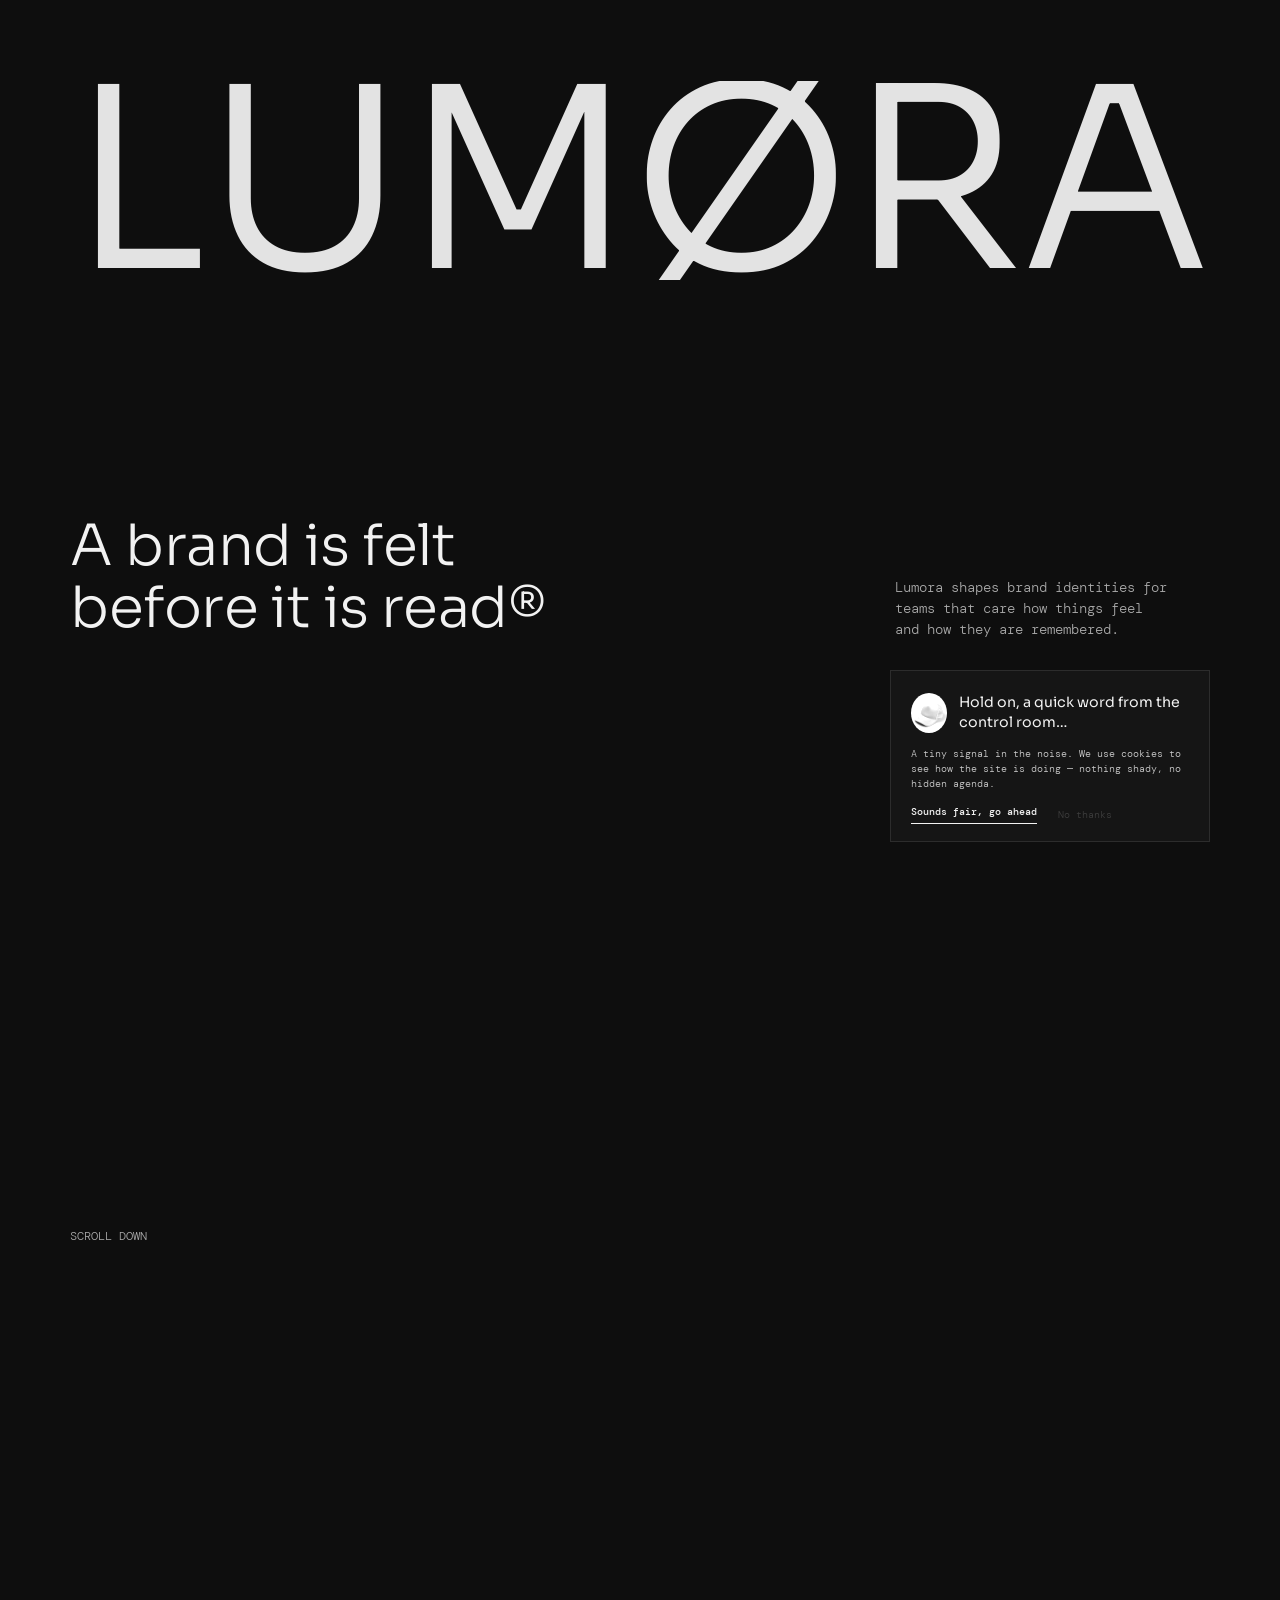
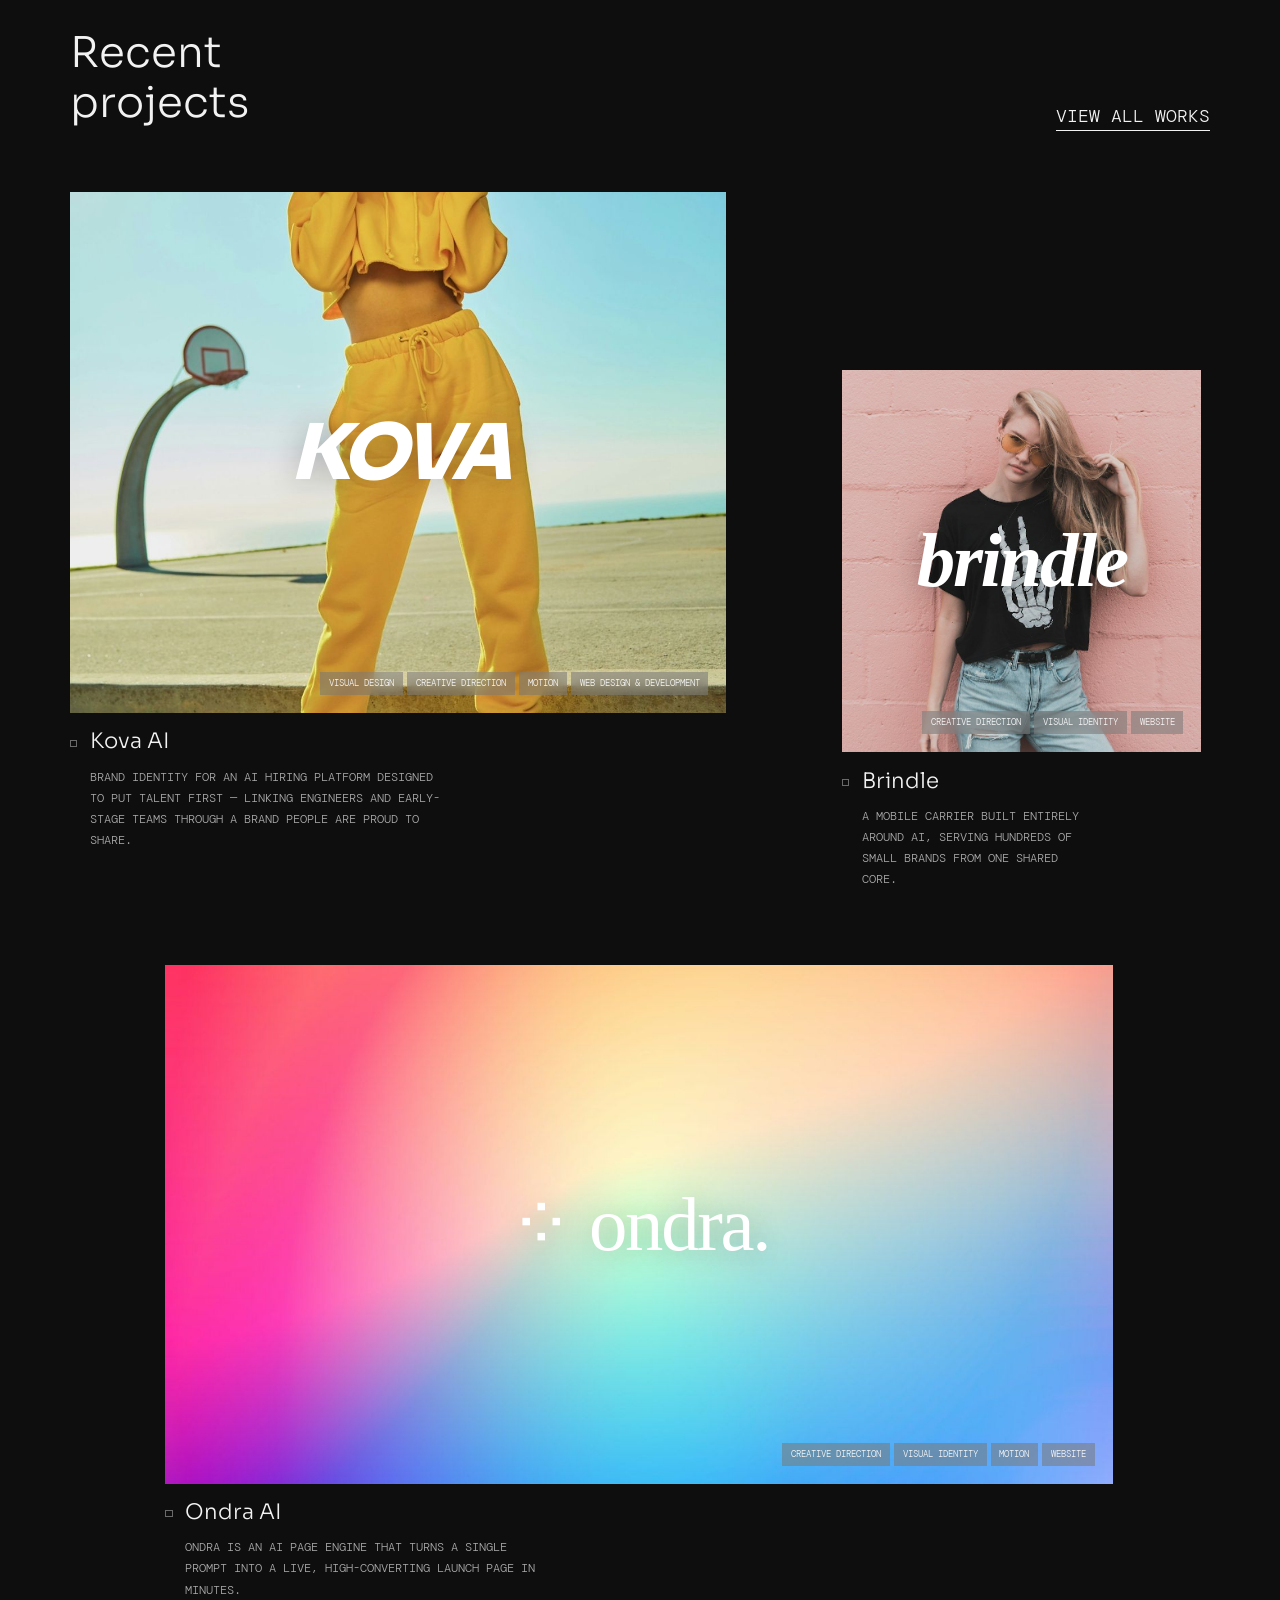
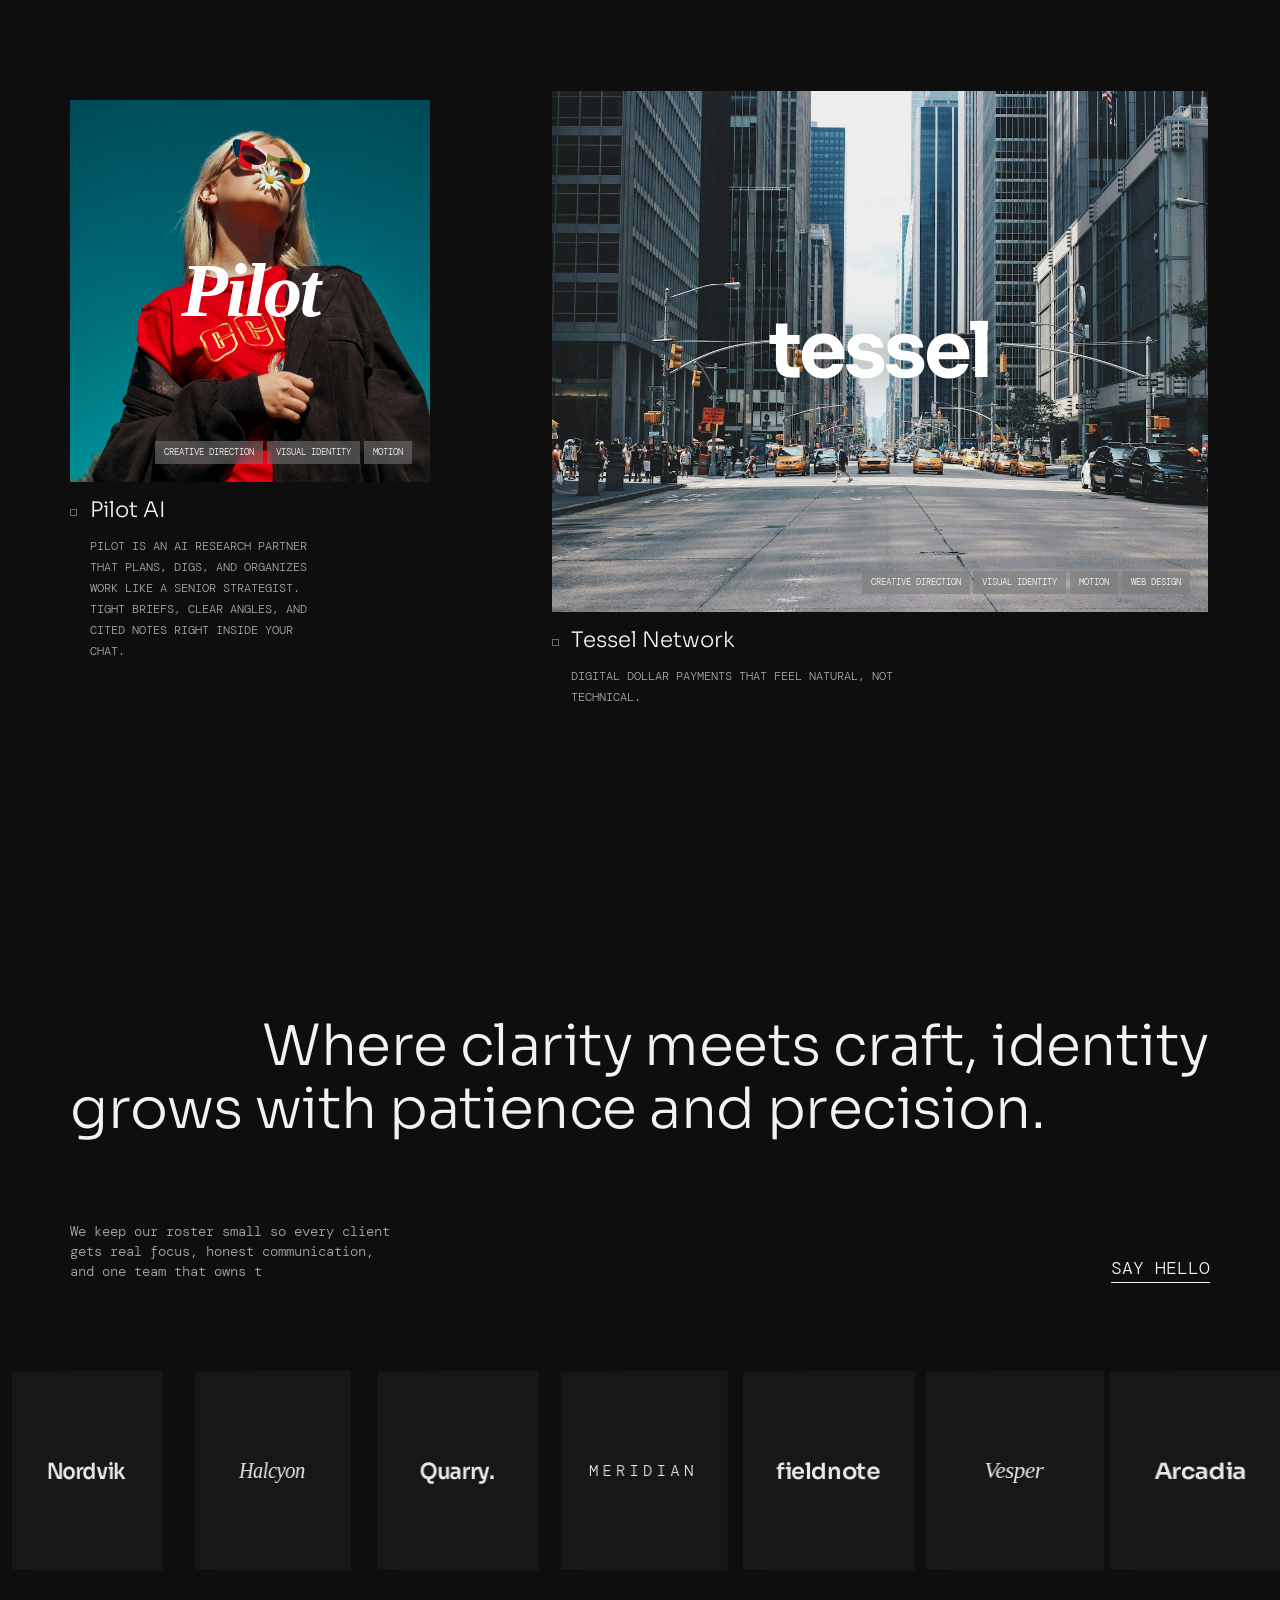
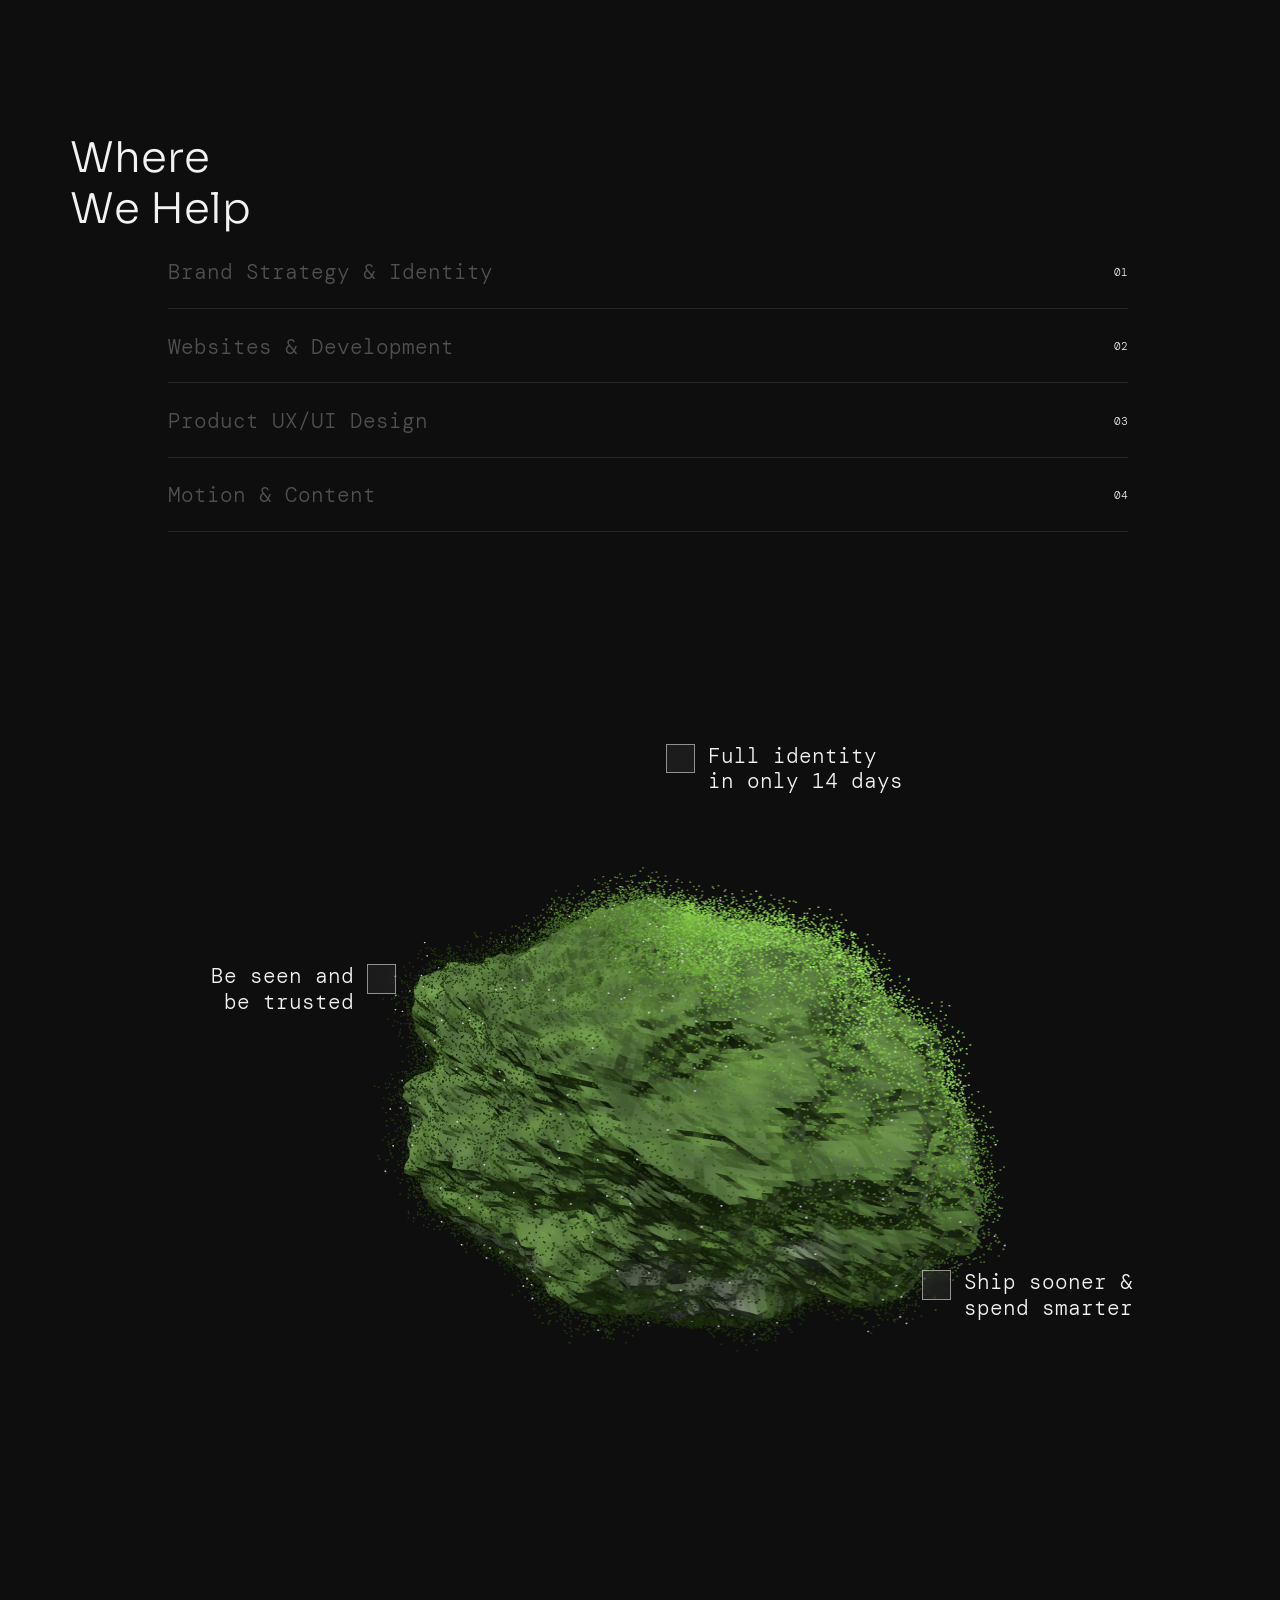
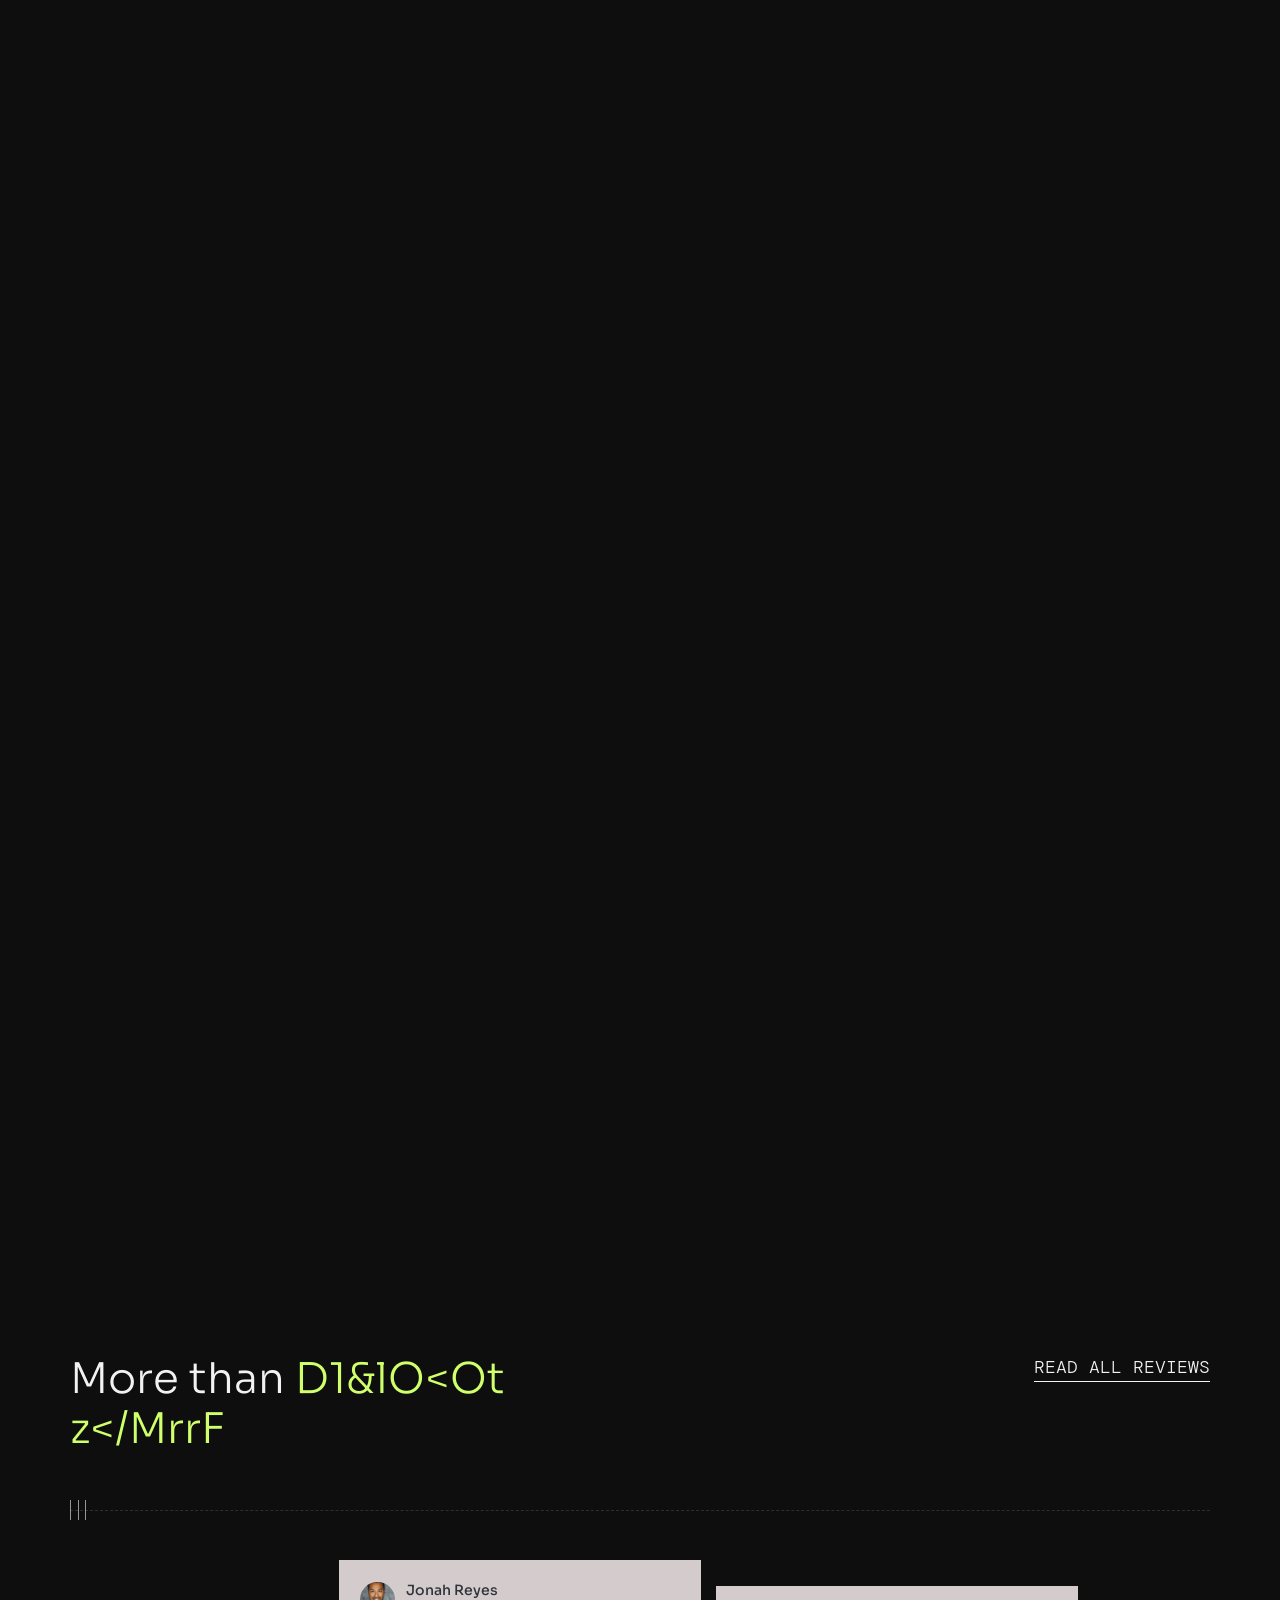
<file: index.html>
<!doctype html>
<html lang="en">
<head>
<meta charset="utf-8">
<meta name="viewport" content="width=device-width, initial-scale=1">
<title>LUMØRA | Identity that Resonates</title>
<meta name="description" content="Lumora is a brand identity studio for teams that care how things feel.">
<link rel="icon" href="data:image/svg+xml,%3Csvg xmlns='http://www.w3.org/2000/svg' viewBox='0 0 32 32'%3E%3Crect width='32' height='32' fill='%230e0e0e'/%3E%3Ccircle cx='16' cy='16' r='8' fill='none' stroke='%23f2f2f2' stroke-width='2.4'/%3E%3Cpath d='M9 24 23 8' stroke='%23f2f2f2' stroke-width='2.4'/%3E%3C/svg%3E">
<link rel="preconnect" href="https://fonts.googleapis.com"><link rel="preconnect" href="https://fonts.gstatic.com" crossorigin>
<link href="https://fonts.googleapis.com/css2?family=DM+Mono:wght@300;400;500&family=Sora:wght@100..800&display=swap" rel="stylesheet">
<link rel="stylesheet" href="assets/css/site.css">
</head>
<body class="home">
<div class="pt cover" data-pt aria-hidden="true"><div class="bigmark pt-mark" aria-label="LUMØRA" role="img" ><span class="ch"><span>L</span></span><span class="ch"><span>U</span></span><span class="ch"><span>M</span></span><span class="ch"><span>Ø</span></span><span class="ch"><span>R</span></span><span class="ch"><span>A</span></span></div></div>
<header class="hdr " data-hdr="home">
  <a class="logo" href="index.html" aria-label="Lumora home"><div class="logo-mark" aria-label="LUMØRA" role="img" ><span class="ch"><span>L</span></span><span class="ch"><span>U</span></span><span class="ch"><span>M</span></span><span class="ch"><span>Ø</span></span><span class="ch"><span>R</span></span><span class="ch"><span>A</span></span></div></a>
  <nav class="nav" aria-label="Main">
    <span class="collapsible"><a href="work.html">[ <span class="roll"><span>WORK</span><span aria-hidden="true">WORK</span></span> ]</a><a href="studio.html">[ <span class="roll"><span>STUDIO</span><span aria-hidden="true">STUDIO</span></span> ]</a><a href="lab.html">[ <span class="roll"><span>LAB</span><span aria-hidden="true">LAB</span></span> ]</a><a href="contact.html">[ <span class="roll"><span>CONTACT</span><span aria-hidden="true">CONTACT</span></span> ]</a></span>
    <a class="contact-link" href="contact.html">[ <span class="roll"><span>CONTACT</span><span aria-hidden="true">CONTACT</span></span> ]</a>
    <button class="menu-btn" type="button" aria-expanded="false" aria-controls="menu" data-menu-btn>[ <span class="mlabel"><span class="roll"><span>MENU</span><span aria-hidden="true">MENU</span></span></span> <i class="dot"></i> ]</button>
  </nav>
</header>
<div class="menu" id="menu" data-menu aria-hidden="true">
  <nav class="menu-links" aria-label="Menu"><a href="work.html"><span>Work</span></a><a href="studio.html"><span>Studio</span></a><a href="lab.html"><span>Lab</span></a><a href="contact.html"><span>Contact</span></a></nav>
  <div class="menu-side">
    <a href="lab.html"><img src="assets/img/merch.jpg" alt="Field Goods merch cap" loading="lazy"></a>
    <h4>Field Goods</h4><p>A small shop for people who notice details.</p>
    <div class="news"><form data-news novalidate><label class="sr" for="n-9hqfz">Email</label><input type="email" placeholder="Email" required aria-label="Email"><button type="submit" aria-label="Subscribe"><svg viewBox="0 0 24 24" fill="none" stroke="currentColor" stroke-width="1.8"><path d="M21 3 10 14M21 3l-7 18-4-7-7-4 18-7Z"/></svg></button></form><div class="ok" aria-live="polite"></div><p>Get occasional notes on brand identity and good taste.</p></div>
    <div class="socials">
  <a href="https://x.com/" target="_blank" rel="noopener" aria-label="X"><svg viewBox="0 0 24 24" fill="currentColor"><path d="M17.8 3h3.1l-6.8 7.7L22 21h-6.2l-4.9-6.3L5.3 21H2.2l7.2-8.3L2 3h6.4l4.4 5.8L17.8 3Zm-1.1 16.2h1.7L7.4 4.7H5.6l11.1 14.5Z"/></svg></a>
  <a href="https://www.linkedin.com/" target="_blank" rel="noopener" aria-label="LinkedIn"><svg viewBox="0 0 24 24" fill="currentColor"><path d="M4.98 3.5a2.5 2.5 0 1 1 0 5 2.5 2.5 0 0 1 0-5ZM3 9.75h4V21H3V9.75Zm6.5 0h3.8v1.6h.06c.53-1 1.84-2.05 3.78-2.05 4.04 0 4.86 2.6 4.86 6V21h-4v-5c0-1.2-.02-2.73-1.66-2.73-1.67 0-1.92 1.3-1.92 2.64V21h-4V9.75Z"/></svg></a>
  <a href="https://www.instagram.com/" target="_blank" rel="noopener" aria-label="Instagram"><svg viewBox="0 0 24 24" fill="none" stroke="currentColor" stroke-width="2"><rect x="3" y="3" width="18" height="18" rx="5"/><circle cx="12" cy="12" r="4"/><circle cx="17.5" cy="6.5" r="1" fill="currentColor"/></svg></a></div>
  </div>
  <div class="menu-foot"><div><a href="privacy-policy.html">Privacy policy</a><a href="support.html">Support</a></div><span>© 2026 LUMORA STUDIOS LLC. All rights reserved.</span></div>
</div>
<main id="main">

<section class="intro" aria-label="LUMØRA"><div class="bigmark intro-mark" aria-label="LUMØRA" role="img" ><span class="ch"><span>L</span></span><span class="ch"><span>U</span></span><span class="ch"><span>M</span></span><span class="ch"><span>Ø</span></span><span class="ch"><span>R</span></span><span class="ch"><span>A</span></span></div></section>
<div class="hero-wrap" data-hero>
  <div class="hero-sticky">
    <div class="hero-text">
      <h1 class="hero-h1" data-hero-h1><span class="line "><span>A brand is felt</span></span><span class="line "><span>before it is read®</span></span></h1>
      <p class="hero-p"><span class="typed" data-typed><span class="ghost">Lumora shapes brand identities for<br>teams that care how things feel<br>and how they are remembered.</span><span class="ink" aria-hidden="true">Lumora shapes brand identities for<br>teams that care how things feel<br>and how they are remembered.</span></span></p>
    </div>
    <canvas class="reel-canvas" data-reel='{"images":["assets/img/reel-1.jpg","assets/img/reel-2.jpg","assets/img/reel-3.jpg","assets/img/reel-4.jpg","assets/img/reel-5.jpg","assets/img/reel-6.jpg"],"lines":["We turn intent","into identity."],"side":["Strategy","Brand Design","","Web Design","Motion"],"mark":"LUMØRA"}' aria-label="Studio showreel"></canvas>
    <button class="reel-play" type="button" aria-label="Pause reel" data-reel-play><svg viewBox="0 0 24 24" fill="currentColor"><path d="M7 4v16l13-8z"/></svg></button>
    <span class="scroll-hint">scroll down</span>
  </div>
</div>
<section class="projects">
  <div class="projects-head"><h2 data-scramble>Recent<br>projects</h2><a class="link-u" href="work.html">view all works</a></div>
  <div class="proj-grid" data-proj-grid>
  <a class="proj" href="work.html" style="left:0vw;top:0vw;width:51.25vw">
    <div class="proj-media" style="height:40.7vw"><img src="assets/img/proj-kova.jpg" alt="Kova AI brand identity" loading="lazy"><span class="fake-logo" style="font-style:italic;font-weight:800;letter-spacing:-.06em">KOVA</span>
      <div class="tags"><span class="chip">visual design</span><span class="chip">creative direction</span><span class="chip">motion</span><span class="chip">web design & development</span></div></div>
    <div class="proj-info"><div><h3>Kova AI</h3><p>Brand identity for an AI hiring platform designed to put talent first — linking engineers and early-stage teams through a brand people are proud to share.</p></div><span class="proj-view"><i></i><span style="transition-delay:0ms">V</span><span style="transition-delay:18ms">I</span><span style="transition-delay:36ms">E</span><span style="transition-delay:54ms">W</span><span style="transition-delay:72ms"> </span><span style="transition-delay:90ms">P</span><span style="transition-delay:108ms">R</span><span style="transition-delay:126ms">O</span><span style="transition-delay:144ms">J</span><span style="transition-delay:162ms">E</span><span style="transition-delay:180ms">C</span><span style="transition-delay:198ms">T</span></span></div>
  </a><a class="proj" href="work.html" style="left:60.3vw;top:13.9vw;width:28.06vw">
    <div class="proj-media" style="height:29.86vw"><img src="assets/img/proj-brindle.jpg" alt="Brindle brand identity" loading="lazy"><span class="fake-logo" style="font-family:Georgia,serif;font-style:italic;font-weight:700">brindle</span>
      <div class="tags"><span class="chip">creative direction</span><span class="chip">visual identity</span><span class="chip">website</span></div></div>
    <div class="proj-info"><div><h3>Brindle</h3><p>A mobile carrier built entirely around AI, serving hundreds of small brands from one shared core.</p></div><span class="proj-view"><i></i><span style="transition-delay:0ms">V</span><span style="transition-delay:18ms">I</span><span style="transition-delay:36ms">E</span><span style="transition-delay:54ms">W</span><span style="transition-delay:72ms"> </span><span style="transition-delay:90ms">P</span><span style="transition-delay:108ms">R</span><span style="transition-delay:126ms">O</span><span style="transition-delay:144ms">J</span><span style="transition-delay:162ms">E</span><span style="transition-delay:180ms">C</span><span style="transition-delay:198ms">T</span></span></div>
  </a><a class="proj" href="work.html" style="left:7.43vw;top:60.4vw;width:74.03vw">
    <div class="proj-media" style="height:40.5vw"><img src="assets/img/proj-ondra.jpg" alt="Ondra AI brand identity" loading="lazy"><span class="fake-logo" style="font-family:Georgia,serif;font-weight:400">⁘ ondra.</span>
      <div class="tags"><span class="chip">creative direction</span><span class="chip">visual identity</span><span class="chip">motion</span><span class="chip">website</span></div></div>
    <div class="proj-info"><div><h3>Ondra AI</h3><p>Ondra is an AI page engine that turns a single prompt into a live, high-converting launch page in minutes.</p></div><span class="proj-view"><i></i><span style="transition-delay:0ms">V</span><span style="transition-delay:18ms">I</span><span style="transition-delay:36ms">E</span><span style="transition-delay:54ms">W</span><span style="transition-delay:72ms"> </span><span style="transition-delay:90ms">P</span><span style="transition-delay:108ms">R</span><span style="transition-delay:126ms">O</span><span style="transition-delay:144ms">J</span><span style="transition-delay:162ms">E</span><span style="transition-delay:180ms">C</span><span style="transition-delay:198ms">T</span></span></div>
  </a><a class="proj" href="work.html" style="left:0vw;top:117.8vw;width:28.06vw">
    <div class="proj-media" style="height:29.86vw"><img src="assets/img/proj-pilot.jpg" alt="Pilot AI brand identity" loading="lazy"><span class="fake-logo" style="font-family:Georgia,serif;font-weight:700;font-style:italic">Pilot</span>
      <div class="tags"><span class="chip">creative direction</span><span class="chip">visual identity</span><span class="chip">motion</span></div></div>
    <div class="proj-info"><div><h3>Pilot AI</h3><p>Pilot is an AI research partner that plans, digs, and organizes work like a senior strategist. Tight briefs, clear angles, and cited notes right inside your chat.</p></div><span class="proj-view"><i></i><span style="transition-delay:0ms">V</span><span style="transition-delay:18ms">I</span><span style="transition-delay:36ms">E</span><span style="transition-delay:54ms">W</span><span style="transition-delay:72ms"> </span><span style="transition-delay:90ms">P</span><span style="transition-delay:108ms">R</span><span style="transition-delay:126ms">O</span><span style="transition-delay:144ms">J</span><span style="transition-delay:162ms">E</span><span style="transition-delay:180ms">C</span><span style="transition-delay:198ms">T</span></span></div>
  </a><a class="proj" href="work.html" style="left:37.6vw;top:117.1vw;width:51.25vw">
    <div class="proj-media" style="height:40.7vw"><img src="assets/img/proj-tessel.jpg" alt="Tessel Network brand identity" loading="lazy"><span class="fake-logo" style="font-weight:700;letter-spacing:-.04em">tessel</span>
      <div class="tags"><span class="chip">creative direction</span><span class="chip">visual identity</span><span class="chip">motion</span><span class="chip">web design</span></div></div>
    <div class="proj-info"><div><h3>Tessel Network</h3><p>Digital dollar payments that feel natural, not technical.</p></div><span class="proj-view"><i></i><span style="transition-delay:0ms">V</span><span style="transition-delay:18ms">I</span><span style="transition-delay:36ms">E</span><span style="transition-delay:54ms">W</span><span style="transition-delay:72ms"> </span><span style="transition-delay:90ms">P</span><span style="transition-delay:108ms">R</span><span style="transition-delay:126ms">O</span><span style="transition-delay:144ms">J</span><span style="transition-delay:162ms">E</span><span style="transition-delay:180ms">C</span><span style="transition-delay:198ms">T</span></span></div>
  </a>
  </div>
</section>
<section class="about">
  <p class="about-big reveal-words" data-words><span class="indent"></span>Where clarity meets craft, identity grows with patience and precision.</p>
  <div class="about-row"><p><span class="typed" data-typed><span class="ghost">We keep our roster small so every client<br>gets real focus, honest communication,<br>and one team that owns the work.</span><span class="ink" aria-hidden="true">We keep our roster small so every client<br>gets real focus, honest communication,<br>and one team that owns the work.</span></span></p><a class="link-u" href="contact.html">Say hello</a></div>
  <div class="logo-belt" aria-label="Clients"><div class="logo-track"><div class="logo-card"><span class="lg"><b>Nordvik</b></span></div><div class="logo-card"><span class="lg"><em>Halcyon</em></span></div><div class="logo-card"><span class="lg"><b>Quarry.</b></span></div><div class="logo-card"><span class="lg"><i>MERIDIAN</i></span></div><div class="logo-card"><span class="lg"><b>fieldnote</b></span></div><div class="logo-card"><span class="lg"><em>Vesper</em></span></div><div class="logo-card"><span class="lg"><b>Arcadia</b></span></div><div class="logo-card"><span class="lg"><i>OAKLINE</i></span></div><div class="logo-card"><span class="lg"><b>Ferro</b></span></div><div class="logo-card"><span class="lg"><em>Mintleaf</em></span></div><div class="logo-card"><span class="lg"><b>Solace</b></span></div><div class="logo-card"><span class="lg"><i>KOVA</i></span></div><div class="logo-card"><span class="lg"><b>Nordvik</b></span></div><div class="logo-card"><span class="lg"><em>Halcyon</em></span></div><div class="logo-card"><span class="lg"><b>Quarry.</b></span></div><div class="logo-card"><span class="lg"><i>MERIDIAN</i></span></div><div class="logo-card"><span class="lg"><b>fieldnote</b></span></div><div class="logo-card"><span class="lg"><em>Vesper</em></span></div><div class="logo-card"><span class="lg"><b>Arcadia</b></span></div><div class="logo-card"><span class="lg"><i>OAKLINE</i></span></div><div class="logo-card"><span class="lg"><b>Ferro</b></span></div><div class="logo-card"><span class="lg"><em>Mintleaf</em></span></div><div class="logo-card"><span class="lg"><b>Solace</b></span></div><div class="logo-card"><span class="lg"><i>KOVA</i></span></div></div></div>
</section>
<section class="contrib" data-contrib>
  <h2 class="scramble-h" data-scramble>Where<br>We Help</h2>
  <ul><li data-img="assets/img/work-3.jpg" data-logo="Nordvik">Brand Strategy & Identity<small>01</small></li><li data-img="assets/img/work-6.jpg" data-logo="Halcyon">Websites & Development<small>02</small></li><li data-img="assets/img/work-2.jpg" data-logo="Quarry.">Product UX/UI Design<small>03</small></li><li data-img="assets/img/work-9.jpg" data-logo="Vesper">Motion & Content<small>04</small></li></ul>
  <div class="contrib-peek" aria-hidden="true"><img src="assets/img/work-3.jpg" alt=""><span></span></div>
</section>
<div class="uniform" data-uniform>
  <section class="services" data-services>
    <div class="services-sticky">
      <canvas class="rock-canvas" data-rock aria-hidden="true"></canvas>
      <div class="callout left" style="left:16.5vw;top:40vh"><i></i><span>Be seen and<br>be trusted</span></div><div class="callout right" style="left:52vw;top:15.5vh"><i></i><span>Full identity<br>in only 14 days</span></div><div class="callout right" style="left:72vw;top:74vh"><i></i><span>Ship sooner &<br>spend smarter</span></div>
      <h2 data-svc-words><span class="w">In </span><span class="w">two </span><span class="w">weeks, </span><span class="w">we </span><span class="w">build </span><span class="w">a </span><span class="w">full </span><span class="w">brand </span><span class="w">identity </span><span class="w">that's </span><span class="w">ready </span><span class="w">to </span><span class="w">move. </span></h2>
    </div>
  </section>
  <section class="testi" data-testi>
    <div class="testi-sticky">
      <div class="testi-head"><div><h2 data-scramble>More than clients.<br>Long-term partners.</h2><p class="sub">What our partners say about working with Lumora</p></div><a class="link-u" href="contact.html">read all reviews</a></div>
      <div class="testi-bar"><i><b></b></i></div>
      <div class="testi-track"><article class="tcard"><header><img src="assets/img/av-1.jpg" alt="Jonah Reyes" loading="lazy"><div><h4>Jonah Reyes</h4><span>Pilot AI</span></div></header><p>Mara is a true craftsperson. Patient, sharp, obsessed with the details. Her first note to us was “I don't want you to look like every other AI tool.” That's exactly what we needed.</p></article><article class="tcard"><header><img src="assets/img/av-2.jpg" alt="Theo Marsh" loading="lazy"><div><h4>Theo Marsh</h4><span>Ondra AI</span></div></header><p>Mara nailed our identity! Fast replies, total commitment, and she pushed until the result was genuinely great.</p></article><article class="tcard"><header><img src="assets/img/av-3.jpg" alt="Daniel Okafor" loading="lazy"><div><h4>Daniel Okafor</h4><span>Halcyon</span></div></header><p>Only a few weeks in, and Lumora already plays a real part in how we operate — web, product, and how we talk about ourselves.</p></article><article class="tcard"><header><img src="assets/img/av-4.jpg" alt="Samuel Ito" loading="lazy"><div><h4>Samuel Ito</h4><span>Brindle</span></div></header><p>Wonderful to work with. The team went past every expectation and brought clear thinking, taste, and care to each step.</p></article><article class="tcard"><header><img src="assets/img/av-5.jpg" alt="Clara Benn" loading="lazy"><div><h4>Clara Benn</h4><span>Fieldnote</span></div></header><p>The Lumora sprint went beyond what we hoped. They understood our vision and turned it into a brand that feels whole and confident.</p></article><article class="tcard"><header><img src="assets/img/av-6.jpg" alt="Rami Haddad" loading="lazy"><div><h4>Rami Haddad</h4><span>Quarry</span></div></header><p>We got more than we asked for, honestly. Lumora is the partner we'll keep coming back to. LET'S KEEP BUILDING!</p></article></div>
    </div>
  </section>
  <section class="jteaser" data-jteaser>
  <h2 class="reveal-words" data-words><span class="indent"></span>People recognize a brand before they understand it. Your identity decides how they notice you, believe you, and come back. We help shape that difference.</h2>
  <div class="panels" data-panels><article class="panel is-open">
    <img src="assets/img/journal-1.jpg" alt="" loading="lazy">
    <span class="tag mono">Branding</span>
    <div class="meta"><h4>Strategy first</h4><p>Why brand strategy matters, and how to build one</p><span class="more">Read more</span></div>
    <a href="journal-strategy-first.html"  aria-label="Strategy first"></a>
  </article><article class="panel ">
    <img src="assets/img/journal-2.jpg" alt="" loading="lazy">
    <span class="tag mono">Press</span>
    <div class="meta"><h4>Mara Lind</h4><p>Read the full interview with our founder and creative director</p><span class="more">Read more</span></div>
    <a href="https://example.com/" target="_blank" rel="noopener" aria-label="Mara Lind"></a>
  </article><article class="panel ">
    <img src="assets/img/journal-3.jpg" alt="" loading="lazy">
    <span class="tag mono">Branding</span>
    <div class="meta"><h4>Living Stories</h4><p>Setting a new bar for interactive storytelling.</p><span class="more">Read more</span></div>
    <a href="journal-living-stories.html"  aria-label="Living Stories"></a>
  </article><article class="panel ">
    <img src="assets/img/journal-4.jpg" alt="" loading="lazy">
    <span class="tag mono">Branding</span>
    <div class="meta"><h4>Quiet Motion</h4><p>How movement shapes the user experience of tomorrow</p><span class="more">Read more</span></div>
    <a href="journal-quiet-motion.html"  aria-label="Quiet Motion"></a>
  </article><article class="panel ">
    <img src="assets/img/journal-5.jpg" alt="" loading="lazy">
    <span class="tag mono">Branding</span>
    <div class="meta"><h4>Built to Last</h4><p>Staying relevant in a landscape that never sits still</p><span class="more">Read more</span></div>
    <a href="journal-built-to-last.html"  aria-label="Built to Last"></a>
  </article></div>
</section>
</div>
</main>
<footer class="ftr" style="--ftr-bg:#0e0e0e">
  <div class="ftr-cols">
    <div class="ftr-menu"><h5>Menu/</h5><a href="work.html"><span class="roll"><span>Work</span><span aria-hidden="true">Work</span></span></a><a href="studio.html"><span class="roll"><span>Studio</span><span aria-hidden="true">Studio</span></span></a><a href="journal.html"><span class="roll"><span>Journal</span><span aria-hidden="true">Journal</span></span></a><a href="contact.html"><span class="roll"><span>Contact</span><span aria-hidden="true">Contact</span></span></a></div>
    <div class="ftr-hq"><h5>Headquarters/</h5><p>Lisbon, Portugal</p><p>Delaware USA.</p></div>
    <div class="ftr-news"><h5>Newsletter/</h5><div class="news"><form data-news novalidate><label class="sr" for="n-vqb5d">Email</label><input type="email" placeholder="Email" required aria-label="Email"><button type="submit" aria-label="Subscribe"><svg viewBox="0 0 24 24" fill="none" stroke="currentColor" stroke-width="1.8"><path d="M21 3 10 14M21 3l-7 18-4-7-7-4 18-7Z"/></svg></button></form><div class="ok" aria-live="polite"></div><p>Get occasional notes on brand identity and good taste.</p></div></div>
    <div><h5>Socials/</h5><div class="socials">
  <a href="https://x.com/" target="_blank" rel="noopener" aria-label="X"><svg viewBox="0 0 24 24" fill="currentColor"><path d="M17.8 3h3.1l-6.8 7.7L22 21h-6.2l-4.9-6.3L5.3 21H2.2l7.2-8.3L2 3h6.4l4.4 5.8L17.8 3Zm-1.1 16.2h1.7L7.4 4.7H5.6l11.1 14.5Z"/></svg></a>
  <a href="https://www.linkedin.com/" target="_blank" rel="noopener" aria-label="LinkedIn"><svg viewBox="0 0 24 24" fill="currentColor"><path d="M4.98 3.5a2.5 2.5 0 1 1 0 5 2.5 2.5 0 0 1 0-5ZM3 9.75h4V21H3V9.75Zm6.5 0h3.8v1.6h.06c.53-1 1.84-2.05 3.78-2.05 4.04 0 4.86 2.6 4.86 6V21h-4v-5c0-1.2-.02-2.73-1.66-2.73-1.67 0-1.92 1.3-1.92 2.64V21h-4V9.75Z"/></svg></a>
  <a href="https://www.instagram.com/" target="_blank" rel="noopener" aria-label="YouTube"><svg viewBox="0 0 24 24" fill="currentColor"><path d="M22 8.2a3 3 0 0 0-2.1-2.1C18 5.6 12 5.6 12 5.6s-6 0-7.9.5A3 3 0 0 0 2 8.2 31 31 0 0 0 1.6 12c0 1.3.1 2.5.4 3.8a3 3 0 0 0 2.1 2.1c1.9.5 7.9.5 7.9.5s6 0 7.9-.5a3 3 0 0 0 2.1-2.1c.3-1.3.4-2.5.4-3.8s-.1-2.5-.4-3.8ZM10 15.2V8.8l5.2 3.2-5.2 3.2Z"/></svg></a></div></div>
  </div>
  <div class="ftr-mark" data-ftr-mark><div class="bigmark foot-mark" aria-label="LUMØRA" role="img" ><span class="ch"><span>L</span></span><span class="ch"><span>U</span></span><span class="ch"><span>M</span></span><span class="ch"><span>Ø</span></span><span class="ch"><span>R</span></span><span class="ch"><span>A</span></span></div><canvas aria-hidden="true"></canvas></div>
  <div class="ftr-base"><div><a href="privacy-policy.html">Privacy policy</a><a href="support.html">Support</a></div><span>© 2026 LUMORA STUDIOS LLC. All rights reserved.</span></div>
</footer>
<div class="cookie" data-cookie hidden role="dialog" aria-label="Cookie notice">
  <div class="cookie-top"><img src="assets/img/cookie.jpg" alt="" width="40" height="40"><h4>Hold on, a quick word from the control room…</h4></div>
  <p>A tiny signal in the noise. We use cookies to see how the site is doing — nothing shady, no hidden agenda.</p>
  <div class="cookie-actions"><button class="yes" type="button" data-cookie-yes>Sounds fair, go ahead</button><button class="no" type="button" data-cookie-no>No thanks</button></div>
</div>
<div class="cursor" data-cursor aria-hidden="true"><i></i><b>View</b></div>
<script src="assets/js/main.js" defer></script>
</body>
</html>
</file>
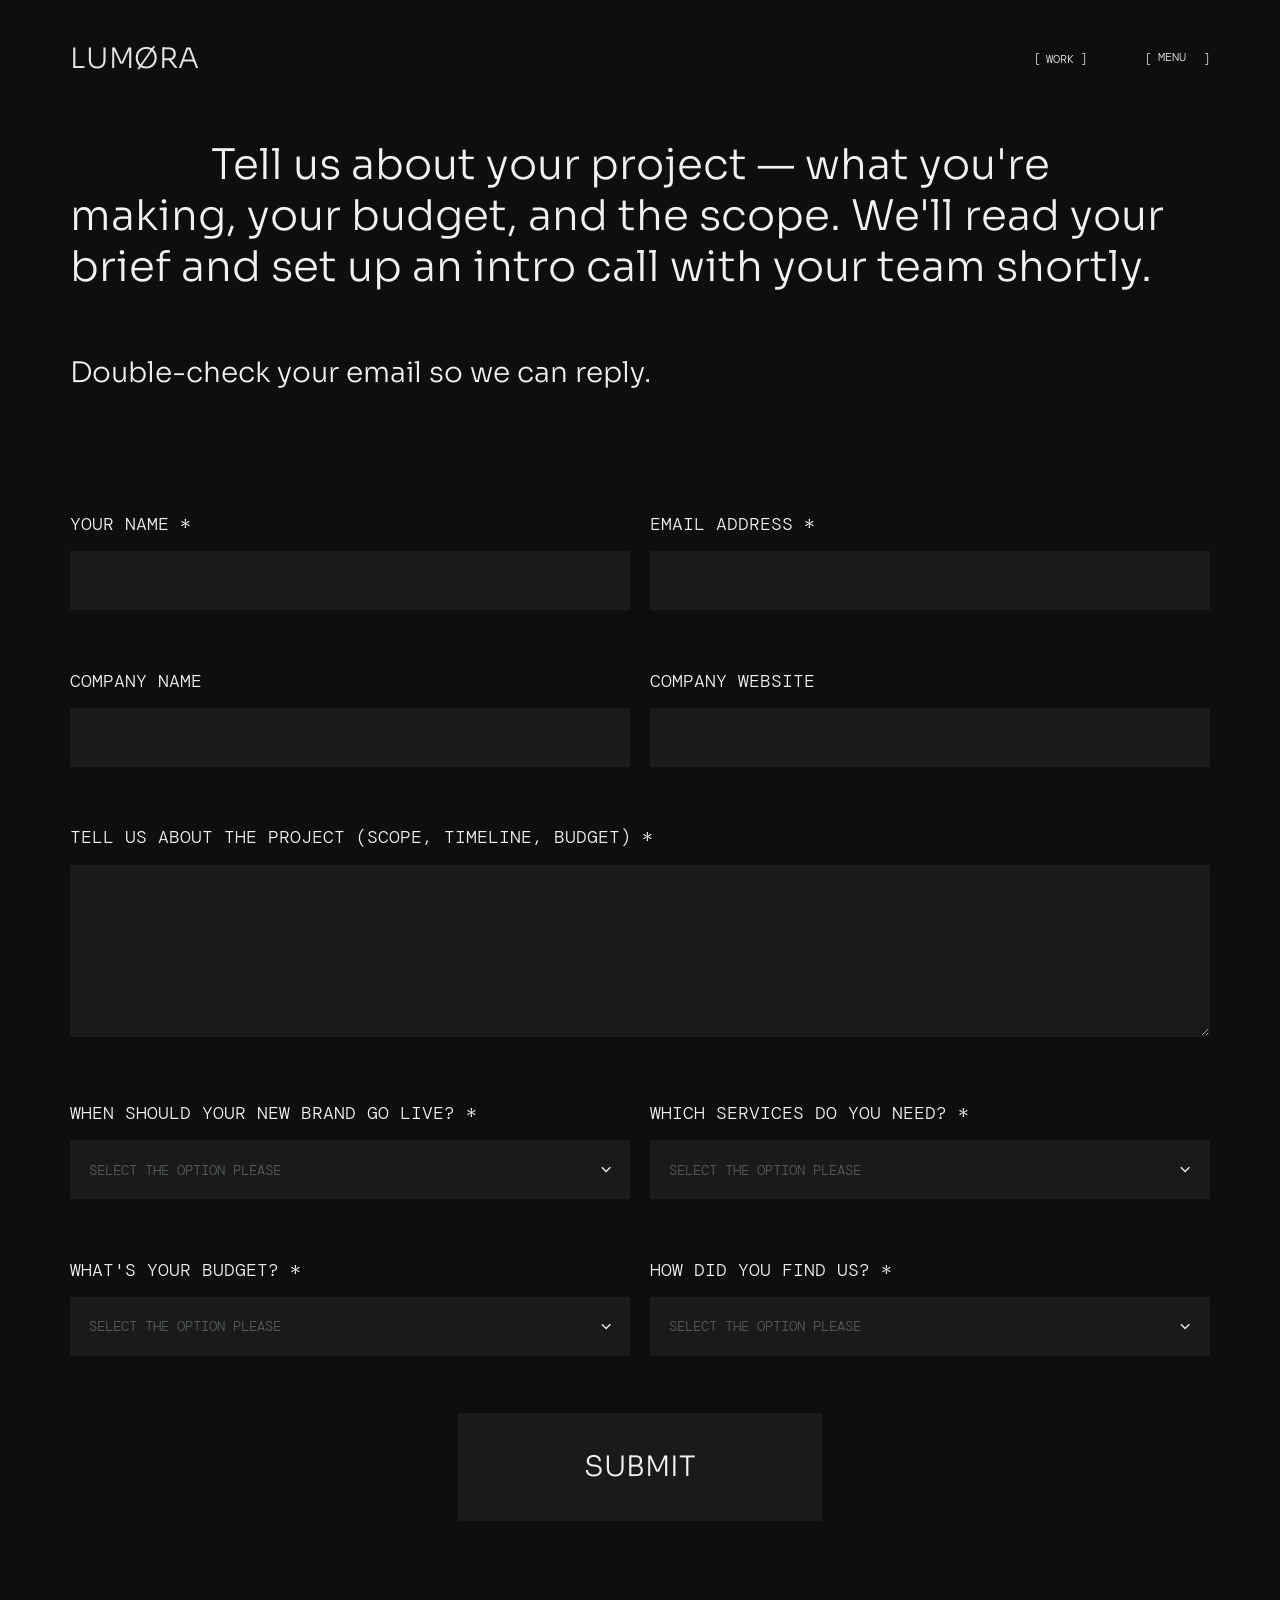
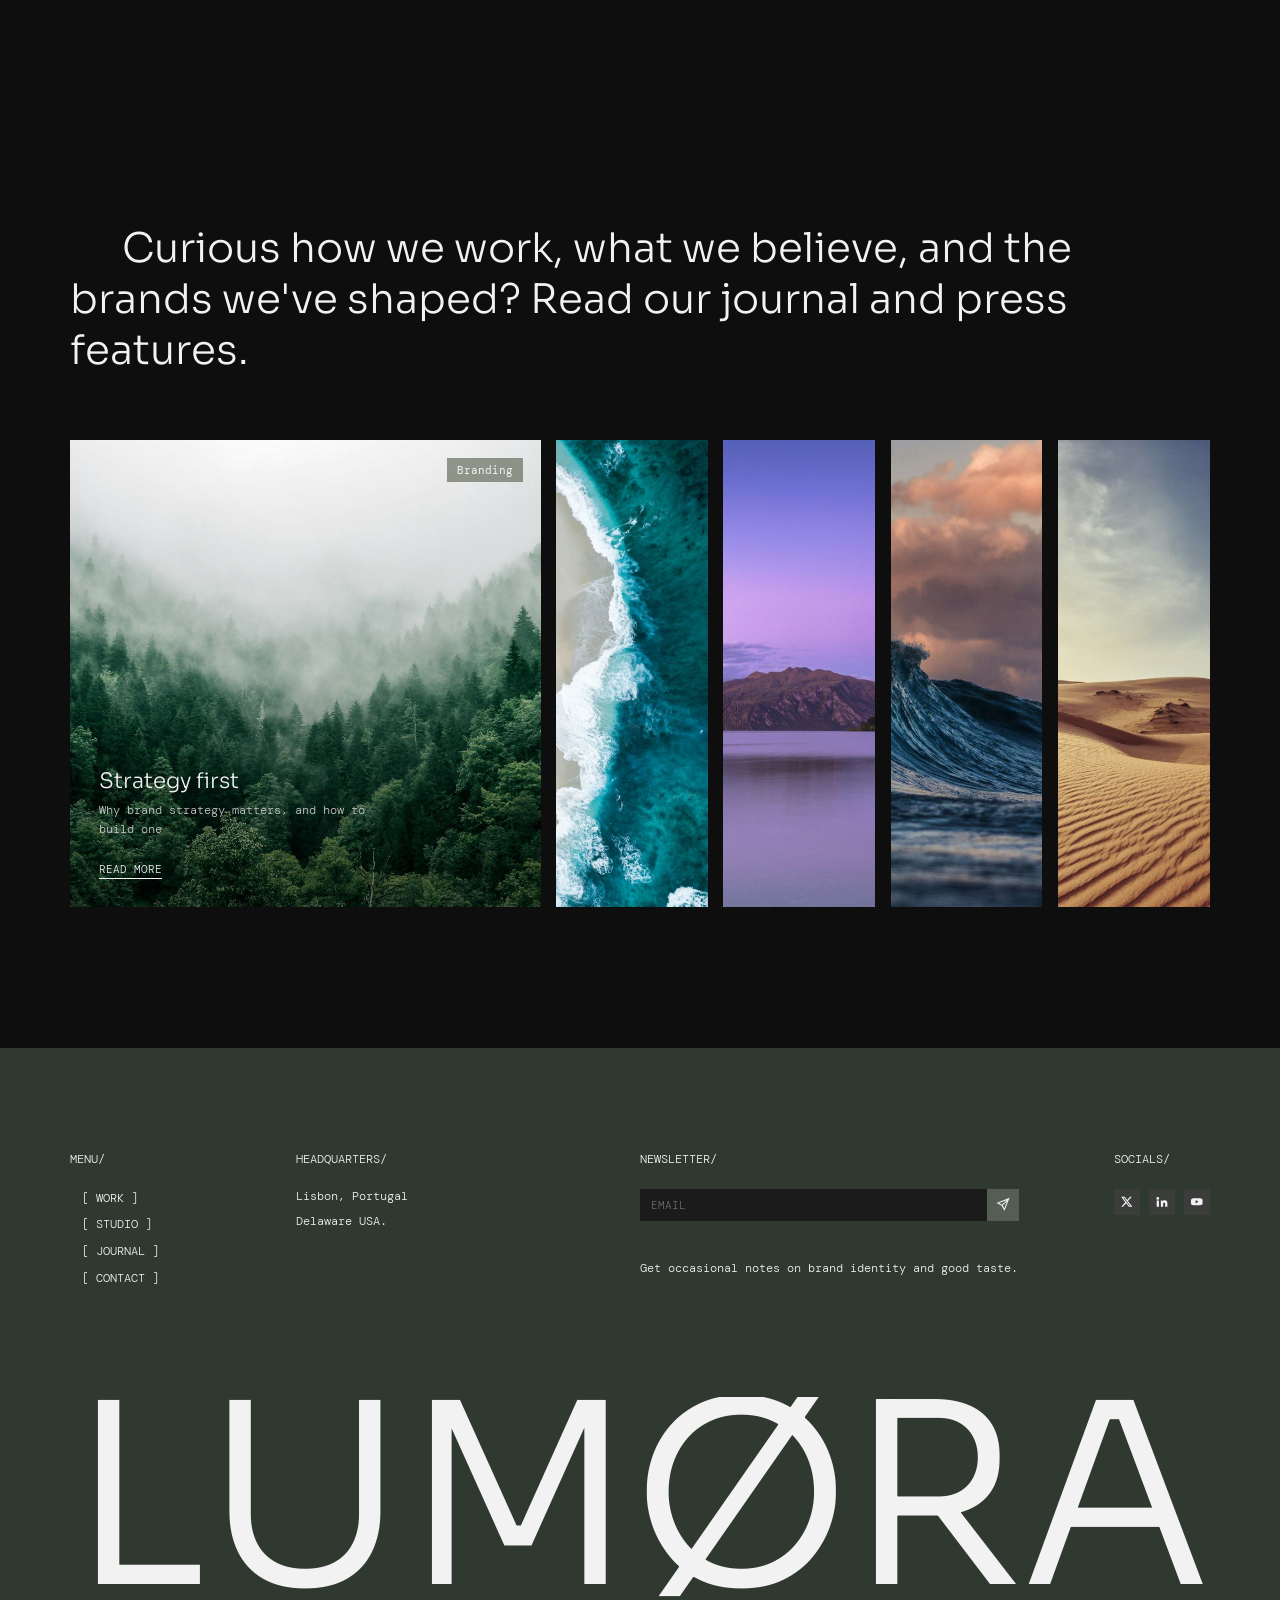
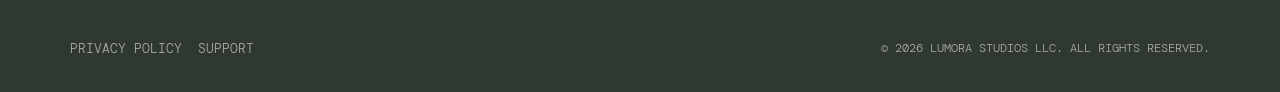
<file: contact.html>
<!doctype html>
<html lang="en">
<head>
<meta charset="utf-8">
<meta name="viewport" content="width=device-width, initial-scale=1">
<title>Contact | LUMØRA</title>
<meta name="description" content="Lumora is a brand identity studio for teams that care how things feel.">
<link rel="icon" href="data:image/svg+xml,%3Csvg xmlns='http://www.w3.org/2000/svg' viewBox='0 0 32 32'%3E%3Crect width='32' height='32' fill='%230e0e0e'/%3E%3Ccircle cx='16' cy='16' r='8' fill='none' stroke='%23f2f2f2' stroke-width='2.4'/%3E%3Cpath d='M9 24 23 8' stroke='%23f2f2f2' stroke-width='2.4'/%3E%3C/svg%3E">
<link rel="preconnect" href="https://fonts.googleapis.com"><link rel="preconnect" href="https://fonts.gstatic.com" crossorigin>
<link href="https://fonts.googleapis.com/css2?family=DM+Mono:wght@300;400;500&family=Sora:wght@100..800&display=swap" rel="stylesheet">
<link rel="stylesheet" href="assets/css/site.css">
</head>
<body class="">
<div class="pt cover" data-pt aria-hidden="true"><div class="bigmark pt-mark" aria-label="LUMØRA" role="img" ><span class="ch"><span>L</span></span><span class="ch"><span>U</span></span><span class="ch"><span>M</span></span><span class="ch"><span>Ø</span></span><span class="ch"><span>R</span></span><span class="ch"><span>A</span></span></div></div>
<header class="hdr always-compact" data-hdr="contact">
  <a class="logo" href="index.html" aria-label="Lumora home"><div class="logo-mark" aria-label="LUMØRA" role="img" ><span class="ch"><span>L</span></span><span class="ch"><span>U</span></span><span class="ch"><span>M</span></span><span class="ch"><span>Ø</span></span><span class="ch"><span>R</span></span><span class="ch"><span>A</span></span></div></a>
  <nav class="nav" aria-label="Main">
    <span class="collapsible"><a href="work.html">[ <span class="roll"><span>WORK</span><span aria-hidden="true">WORK</span></span> ]</a><a href="studio.html">[ <span class="roll"><span>STUDIO</span><span aria-hidden="true">STUDIO</span></span> ]</a><a href="lab.html">[ <span class="roll"><span>LAB</span><span aria-hidden="true">LAB</span></span> ]</a><a href="contact.html">[ <span class="roll"><span>CONTACT</span><span aria-hidden="true">CONTACT</span></span> ]</a></span>
    <a class="contact-link" href="work.html">[ <span class="roll"><span>WORK</span><span aria-hidden="true">WORK</span></span> ]</a>
    <button class="menu-btn" type="button" aria-expanded="false" aria-controls="menu" data-menu-btn>[ <span class="mlabel"><span class="roll"><span>MENU</span><span aria-hidden="true">MENU</span></span></span> <i class="dot"></i> ]</button>
  </nav>
</header>
<div class="menu" id="menu" data-menu aria-hidden="true">
  <nav class="menu-links" aria-label="Menu"><a href="work.html"><span>Work</span></a><a href="studio.html"><span>Studio</span></a><a href="lab.html"><span>Lab</span></a><a href="contact.html"><span>Contact</span></a></nav>
  <div class="menu-side">
    <a href="lab.html"><img src="assets/img/merch.jpg" alt="Field Goods merch cap" loading="lazy"></a>
    <h4>Field Goods</h4><p>A small shop for people who notice details.</p>
    <div class="news"><form data-news novalidate><label class="sr" for="n-cp37w">Email</label><input type="email" placeholder="Email" required aria-label="Email"><button type="submit" aria-label="Subscribe"><svg viewBox="0 0 24 24" fill="none" stroke="currentColor" stroke-width="1.8"><path d="M21 3 10 14M21 3l-7 18-4-7-7-4 18-7Z"/></svg></button></form><div class="ok" aria-live="polite"></div><p>Get occasional notes on brand identity and good taste.</p></div>
    <div class="socials">
  <a href="https://x.com/" target="_blank" rel="noopener" aria-label="X"><svg viewBox="0 0 24 24" fill="currentColor"><path d="M17.8 3h3.1l-6.8 7.7L22 21h-6.2l-4.9-6.3L5.3 21H2.2l7.2-8.3L2 3h6.4l4.4 5.8L17.8 3Zm-1.1 16.2h1.7L7.4 4.7H5.6l11.1 14.5Z"/></svg></a>
  <a href="https://www.linkedin.com/" target="_blank" rel="noopener" aria-label="LinkedIn"><svg viewBox="0 0 24 24" fill="currentColor"><path d="M4.98 3.5a2.5 2.5 0 1 1 0 5 2.5 2.5 0 0 1 0-5ZM3 9.75h4V21H3V9.75Zm6.5 0h3.8v1.6h.06c.53-1 1.84-2.05 3.78-2.05 4.04 0 4.86 2.6 4.86 6V21h-4v-5c0-1.2-.02-2.73-1.66-2.73-1.67 0-1.92 1.3-1.92 2.64V21h-4V9.75Z"/></svg></a>
  <a href="https://www.instagram.com/" target="_blank" rel="noopener" aria-label="Instagram"><svg viewBox="0 0 24 24" fill="none" stroke="currentColor" stroke-width="2"><rect x="3" y="3" width="18" height="18" rx="5"/><circle cx="12" cy="12" r="4"/><circle cx="17.5" cy="6.5" r="1" fill="currentColor"/></svg></a></div>
  </div>
  <div class="menu-foot"><div><a href="privacy-policy.html">Privacy policy</a><a href="support.html">Support</a></div><span>© 2026 LUMORA STUDIOS LLC. All rights reserved.</span></div>
</div>
<main id="main">
<section class="contact-hero"><h1 class="reveal-words" data-words><span class="indent"></span>Tell us about your project — what you're making, your budget, and the scope. We'll read your brief and set up an intro call with your team shortly.</h1><p class="sub fade-up">Double-check your email so we can reply.</p></section>
<form class="cform" data-cform novalidate>
  <div class="field" data-req="1"><label for="f-name">Your name *</label><input id="f-name" name="name" type="text" autocomplete="off"></div><div class="field" data-req="1"><label for="f-email">Email address *</label><input id="f-email" name="email" type="email" autocomplete="off"></div><div class="field" data-req="0"><label for="f-company">Company name</label><input id="f-company" name="company" type="text" autocomplete="off"></div><div class="field" data-req="0"><label for="f-site">Company website</label><input id="f-site" name="site" type="text" autocomplete="off"></div>
  <div class="field full" data-req="1"><label for="f-about">Tell us about the project (scope, timeline, budget) *</label><textarea id="f-about" name="about"></textarea></div>
  <div class="field" data-req="1"><label id="l-when">When should your new brand go live? *</label><div class="dd" data-dd><button type="button" class="dd-btn" aria-haspopup="listbox" aria-expanded="false" aria-labelledby="l-when"><span>Select the option please</span><svg viewBox="0 0 12 8" fill="none" stroke="currentColor" stroke-width="1.5"><path d="m1 1.5 5 5 5-5"/></svg></button><ul role="listbox" aria-labelledby="l-when"><li role="option" tabindex="-1">14 days sprint</li><li role="option" tabindex="-1">within 1 month</li><li role="option" tabindex="-1">within 3 months</li><li role="option" tabindex="-1">just exploring</li></ul><input type="hidden" name="when"></div></div><div class="field" data-req="1"><label id="l-services">Which services do you need? *</label><div class="dd" data-dd><button type="button" class="dd-btn" aria-haspopup="listbox" aria-expanded="false" aria-labelledby="l-services"><span>Select the option please</span><svg viewBox="0 0 12 8" fill="none" stroke="currentColor" stroke-width="1.5"><path d="m1 1.5 5 5 5-5"/></svg></button><ul role="listbox" aria-labelledby="l-services"><li role="option" tabindex="-1">Brand identity</li><li role="option" tabindex="-1">Website</li><li role="option" tabindex="-1">Product UX/UI</li><li role="option" tabindex="-1">Motion & content</li><li role="option" tabindex="-1">All of the above</li></ul><input type="hidden" name="services"></div></div><div class="field" data-req="1"><label id="l-budget">What's your budget? *</label><div class="dd" data-dd><button type="button" class="dd-btn" aria-haspopup="listbox" aria-expanded="false" aria-labelledby="l-budget"><span>Select the option please</span><svg viewBox="0 0 12 8" fill="none" stroke="currentColor" stroke-width="1.5"><path d="m1 1.5 5 5 5-5"/></svg></button><ul role="listbox" aria-labelledby="l-budget"><li role="option" tabindex="-1">$5k – $10k</li><li role="option" tabindex="-1">$10k – $25k</li><li role="option" tabindex="-1">$25k – $50k</li><li role="option" tabindex="-1">$50k +</li></ul><input type="hidden" name="budget"></div></div><div class="field" data-req="1"><label id="l-source">How did you find us? *</label><div class="dd" data-dd><button type="button" class="dd-btn" aria-haspopup="listbox" aria-expanded="false" aria-labelledby="l-source"><span>Select the option please</span><svg viewBox="0 0 12 8" fill="none" stroke="currentColor" stroke-width="1.5"><path d="m1 1.5 5 5 5-5"/></svg></button><ul role="listbox" aria-labelledby="l-source"><li role="option" tabindex="-1">Referral</li><li role="option" tabindex="-1">Social media</li><li role="option" tabindex="-1">Search</li><li role="option" tabindex="-1">Press</li><li role="option" tabindex="-1">Other</li></ul><input type="hidden" name="source"></div></div>
  <div class="submit-wrap"><button class="submit" type="submit">Submit</button><div class="form-msg" aria-live="polite" data-bad="Please fill in every required field." data-good="Thanks — this is a demo form, nothing was sent. Write to us directly at hello@lumora.studio."></div></div>
</form>
<section class="jteaser" data-jteaser>
  <h2 class="reveal-words" data-words><span class="indent"></span>Curious how we work, what we believe, and the brands we've shaped? Read our journal and press features.</h2>
  <div class="panels" data-panels><article class="panel is-open">
    <img src="assets/img/journal-1.jpg" alt="" loading="lazy">
    <span class="tag mono">Branding</span>
    <div class="meta"><h4>Strategy first</h4><p>Why brand strategy matters, and how to build one</p><span class="more">Read more</span></div>
    <a href="journal-strategy-first.html"  aria-label="Strategy first"></a>
  </article><article class="panel ">
    <img src="assets/img/journal-2.jpg" alt="" loading="lazy">
    <span class="tag mono">Press</span>
    <div class="meta"><h4>Mara Lind</h4><p>Read the full interview with our founder and creative director</p><span class="more">Read more</span></div>
    <a href="https://example.com/" target="_blank" rel="noopener" aria-label="Mara Lind"></a>
  </article><article class="panel ">
    <img src="assets/img/journal-3.jpg" alt="" loading="lazy">
    <span class="tag mono">Branding</span>
    <div class="meta"><h4>Living Stories</h4><p>Setting a new bar for interactive storytelling.</p><span class="more">Read more</span></div>
    <a href="journal-living-stories.html"  aria-label="Living Stories"></a>
  </article><article class="panel ">
    <img src="assets/img/journal-4.jpg" alt="" loading="lazy">
    <span class="tag mono">Branding</span>
    <div class="meta"><h4>Quiet Motion</h4><p>How movement shapes the user experience of tomorrow</p><span class="more">Read more</span></div>
    <a href="journal-quiet-motion.html"  aria-label="Quiet Motion"></a>
  </article><article class="panel ">
    <img src="assets/img/journal-5.jpg" alt="" loading="lazy">
    <span class="tag mono">Branding</span>
    <div class="meta"><h4>Built to Last</h4><p>Staying relevant in a landscape that never sits still</p><span class="more">Read more</span></div>
    <a href="journal-built-to-last.html"  aria-label="Built to Last"></a>
  </article></div>
</section>
</main>
<footer class="ftr" style="--ftr-bg:#303930">
  <div class="ftr-cols">
    <div class="ftr-menu"><h5>Menu/</h5><a href="work.html"><span class="roll"><span>Work</span><span aria-hidden="true">Work</span></span></a><a href="studio.html"><span class="roll"><span>Studio</span><span aria-hidden="true">Studio</span></span></a><a href="journal.html"><span class="roll"><span>Journal</span><span aria-hidden="true">Journal</span></span></a><a href="contact.html"><span class="roll"><span>Contact</span><span aria-hidden="true">Contact</span></span></a></div>
    <div class="ftr-hq"><h5>Headquarters/</h5><p>Lisbon, Portugal</p><p>Delaware USA.</p></div>
    <div class="ftr-news"><h5>Newsletter/</h5><div class="news"><form data-news novalidate><label class="sr" for="n-nyldy">Email</label><input type="email" placeholder="Email" required aria-label="Email"><button type="submit" aria-label="Subscribe"><svg viewBox="0 0 24 24" fill="none" stroke="currentColor" stroke-width="1.8"><path d="M21 3 10 14M21 3l-7 18-4-7-7-4 18-7Z"/></svg></button></form><div class="ok" aria-live="polite"></div><p>Get occasional notes on brand identity and good taste.</p></div></div>
    <div><h5>Socials/</h5><div class="socials">
  <a href="https://x.com/" target="_blank" rel="noopener" aria-label="X"><svg viewBox="0 0 24 24" fill="currentColor"><path d="M17.8 3h3.1l-6.8 7.7L22 21h-6.2l-4.9-6.3L5.3 21H2.2l7.2-8.3L2 3h6.4l4.4 5.8L17.8 3Zm-1.1 16.2h1.7L7.4 4.7H5.6l11.1 14.5Z"/></svg></a>
  <a href="https://www.linkedin.com/" target="_blank" rel="noopener" aria-label="LinkedIn"><svg viewBox="0 0 24 24" fill="currentColor"><path d="M4.98 3.5a2.5 2.5 0 1 1 0 5 2.5 2.5 0 0 1 0-5ZM3 9.75h4V21H3V9.75Zm6.5 0h3.8v1.6h.06c.53-1 1.84-2.05 3.78-2.05 4.04 0 4.86 2.6 4.86 6V21h-4v-5c0-1.2-.02-2.73-1.66-2.73-1.67 0-1.92 1.3-1.92 2.64V21h-4V9.75Z"/></svg></a>
  <a href="https://www.instagram.com/" target="_blank" rel="noopener" aria-label="YouTube"><svg viewBox="0 0 24 24" fill="currentColor"><path d="M22 8.2a3 3 0 0 0-2.1-2.1C18 5.6 12 5.6 12 5.6s-6 0-7.9.5A3 3 0 0 0 2 8.2 31 31 0 0 0 1.6 12c0 1.3.1 2.5.4 3.8a3 3 0 0 0 2.1 2.1c1.9.5 7.9.5 7.9.5s6 0 7.9-.5a3 3 0 0 0 2.1-2.1c.3-1.3.4-2.5.4-3.8s-.1-2.5-.4-3.8ZM10 15.2V8.8l5.2 3.2-5.2 3.2Z"/></svg></a></div></div>
  </div>
  <div class="ftr-mark" data-ftr-mark><div class="bigmark foot-mark" aria-label="LUMØRA" role="img" ><span class="ch"><span>L</span></span><span class="ch"><span>U</span></span><span class="ch"><span>M</span></span><span class="ch"><span>Ø</span></span><span class="ch"><span>R</span></span><span class="ch"><span>A</span></span></div><canvas aria-hidden="true"></canvas></div>
  <div class="ftr-base"><div><a href="privacy-policy.html">Privacy policy</a><a href="support.html">Support</a></div><span>© 2026 LUMORA STUDIOS LLC. All rights reserved.</span></div>
</footer>
<div class="cookie" data-cookie hidden role="dialog" aria-label="Cookie notice">
  <div class="cookie-top"><img src="assets/img/cookie.jpg" alt="" width="40" height="40"><h4>Hold on, a quick word from the control room…</h4></div>
  <p>A tiny signal in the noise. We use cookies to see how the site is doing — nothing shady, no hidden agenda.</p>
  <div class="cookie-actions"><button class="yes" type="button" data-cookie-yes>Sounds fair, go ahead</button><button class="no" type="button" data-cookie-no>No thanks</button></div>
</div>
<div class="cursor" data-cursor aria-hidden="true"><i></i><b>View</b></div>
<script src="assets/js/main.js" defer></script>
</body>
</html>
</file>
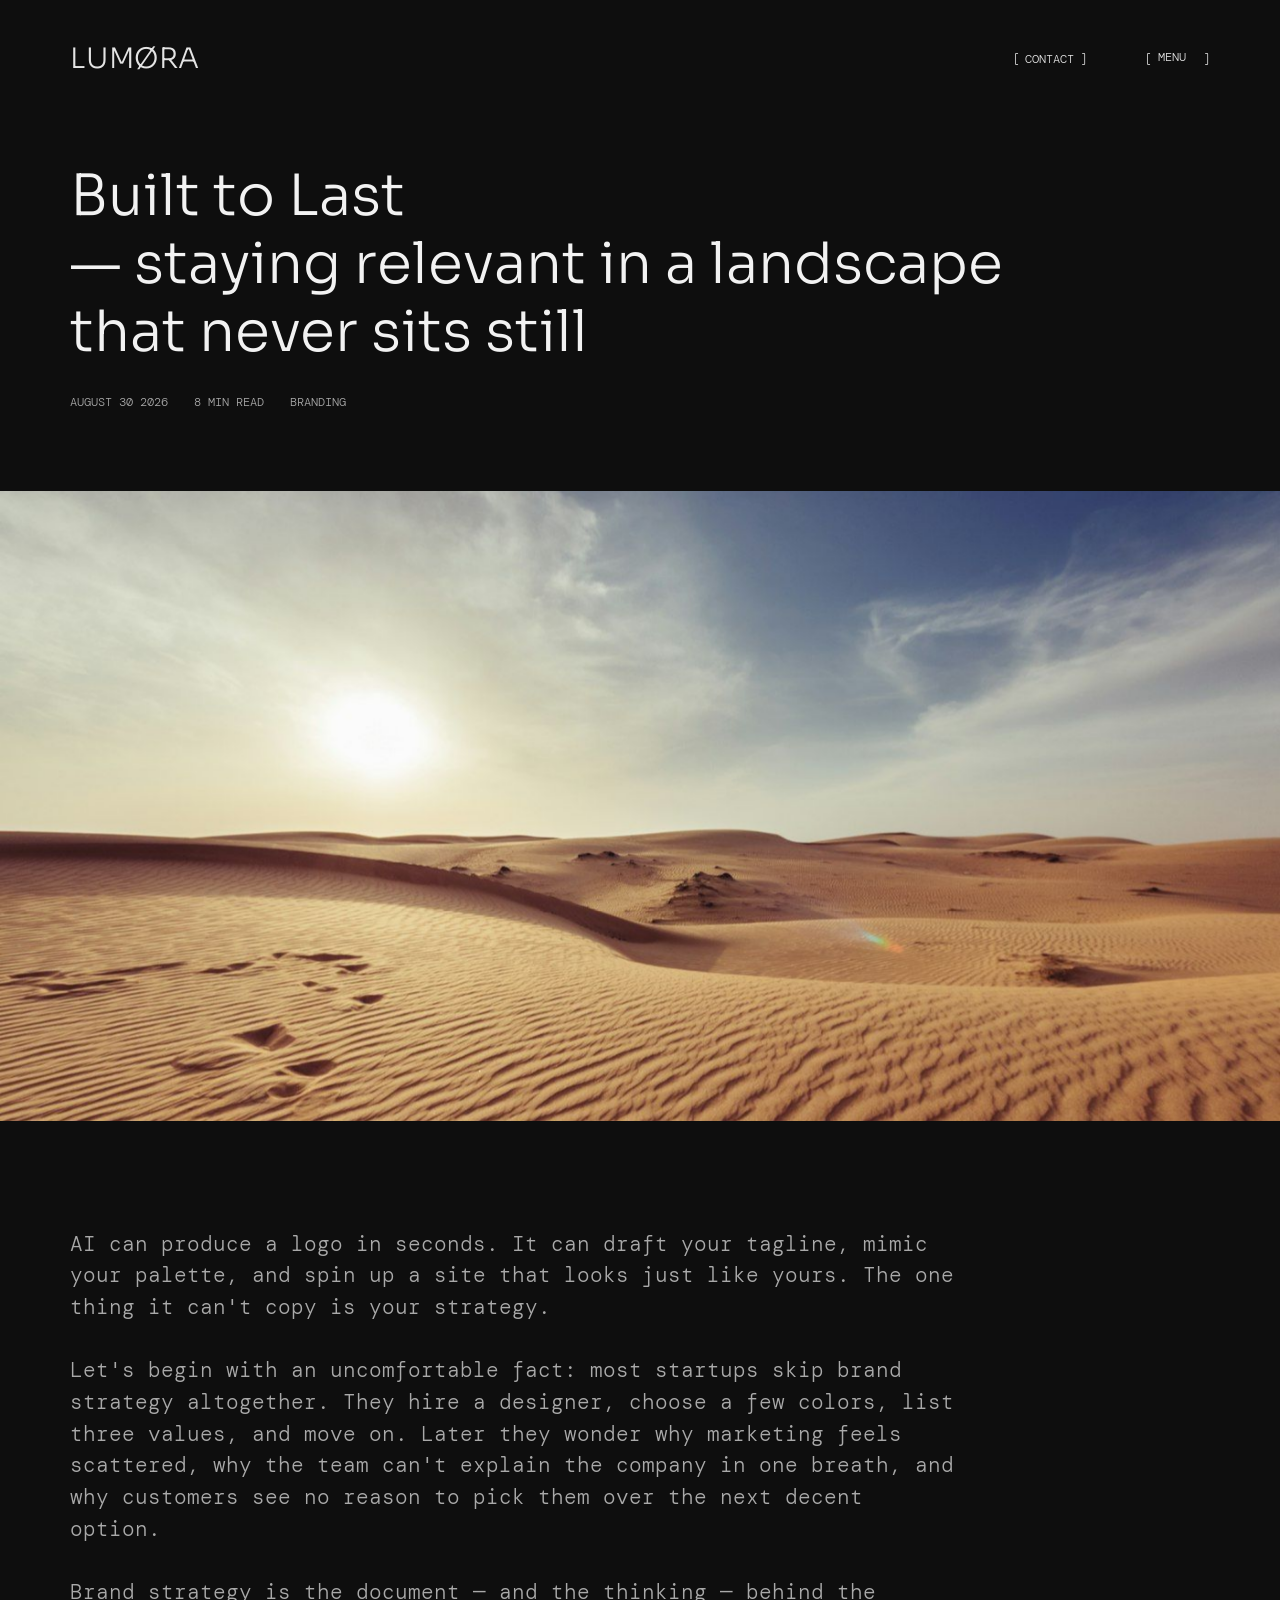
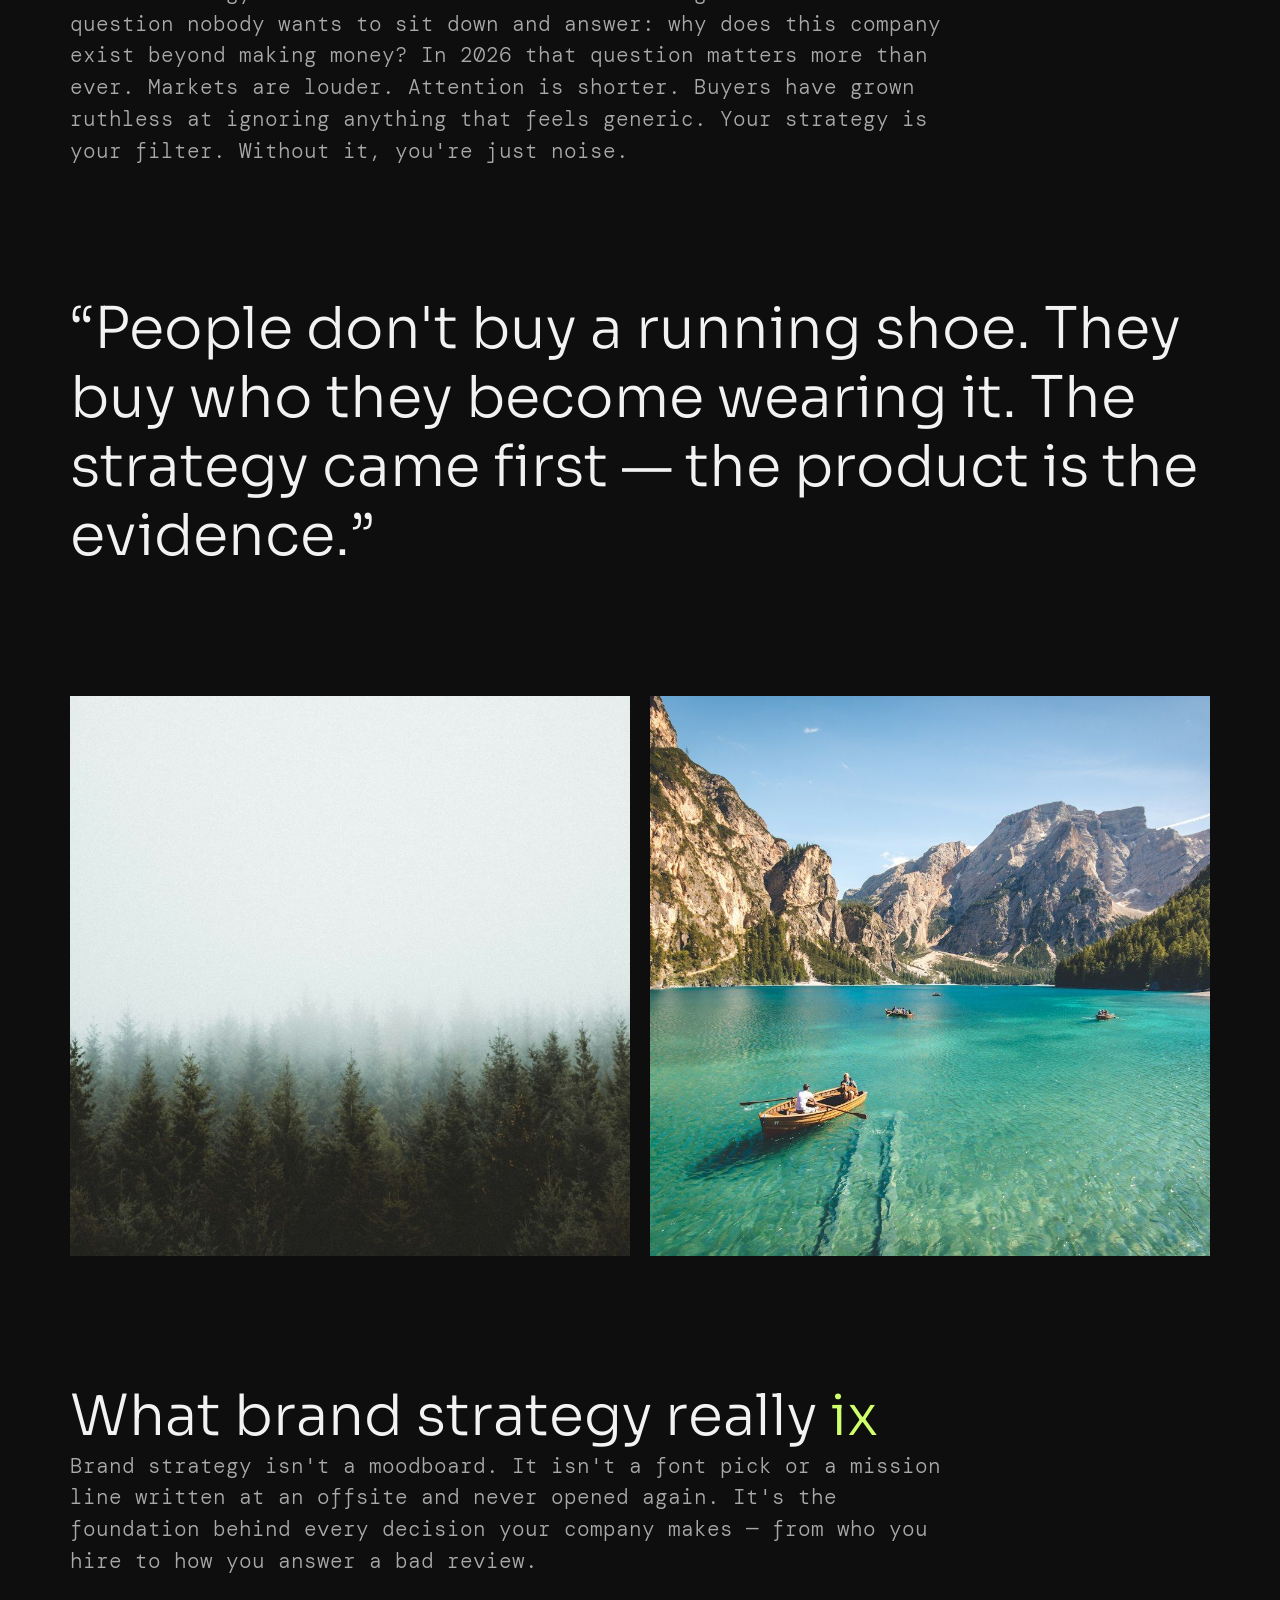
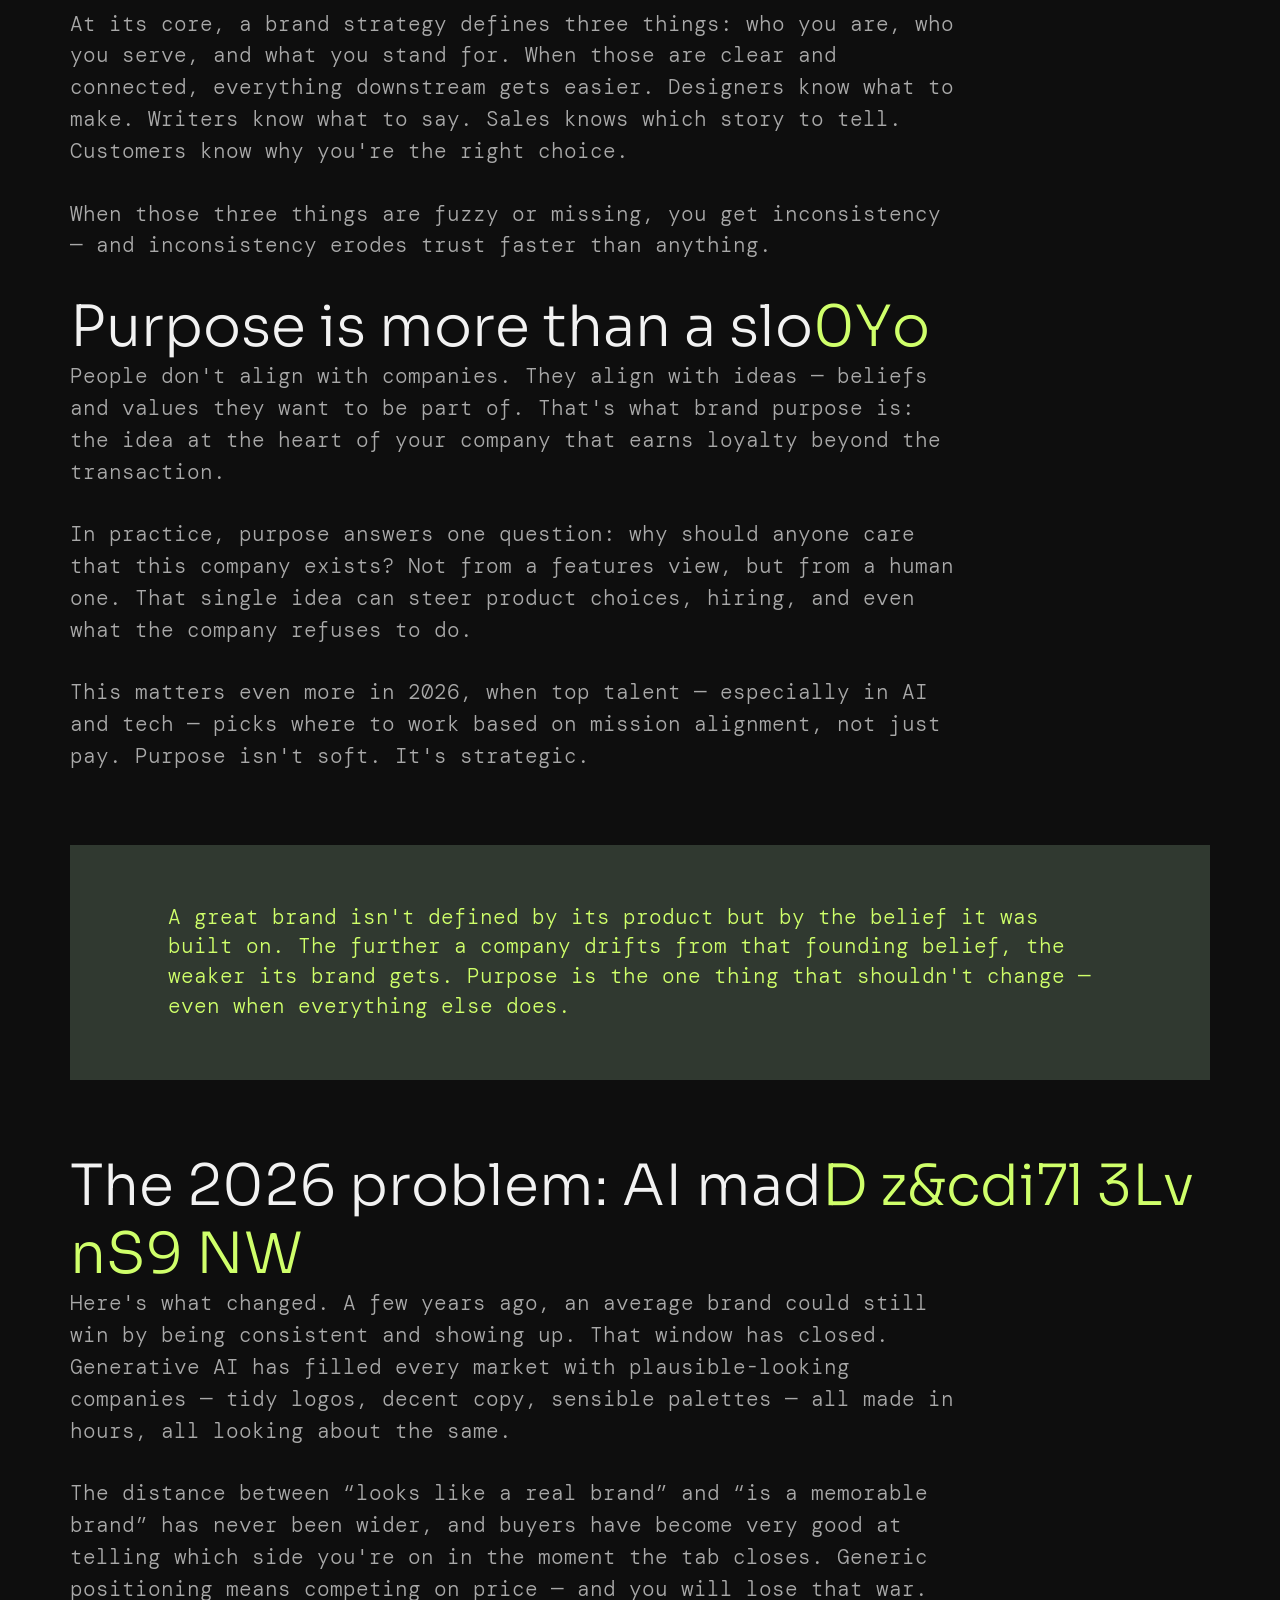
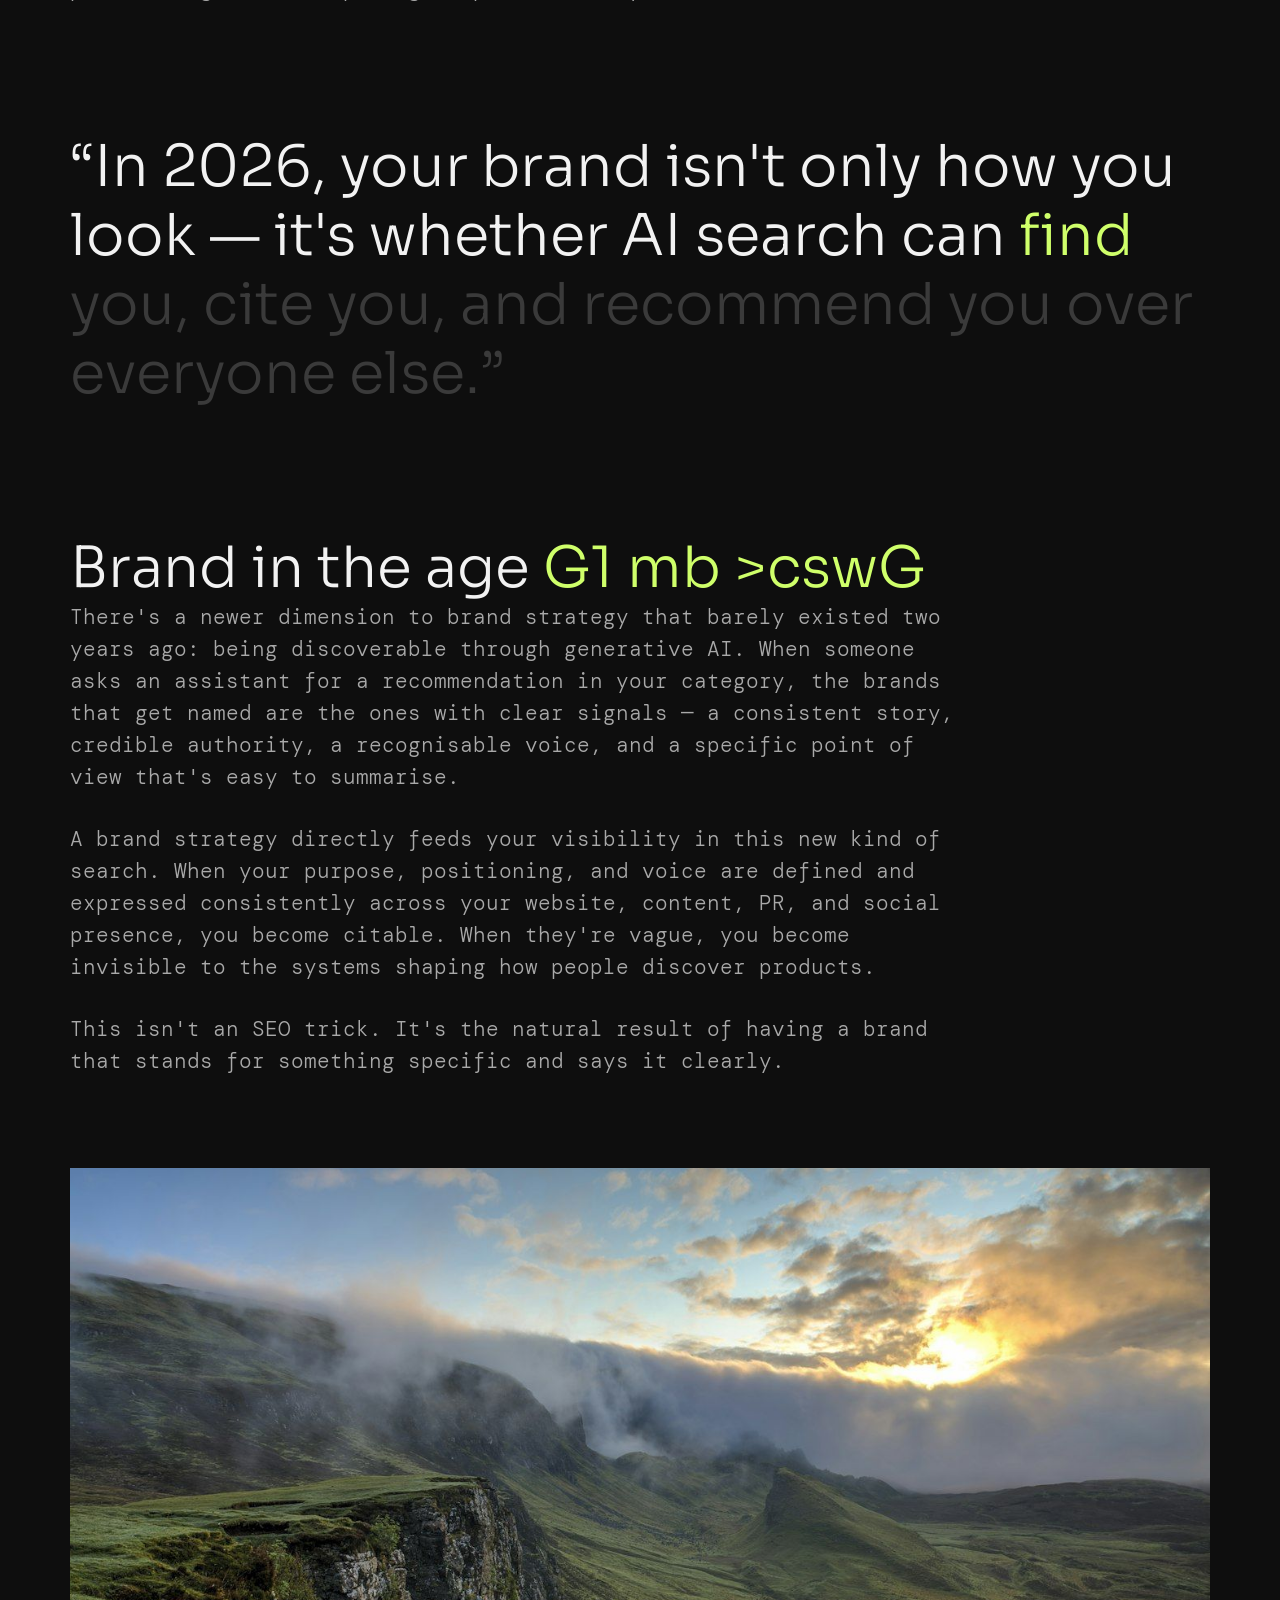
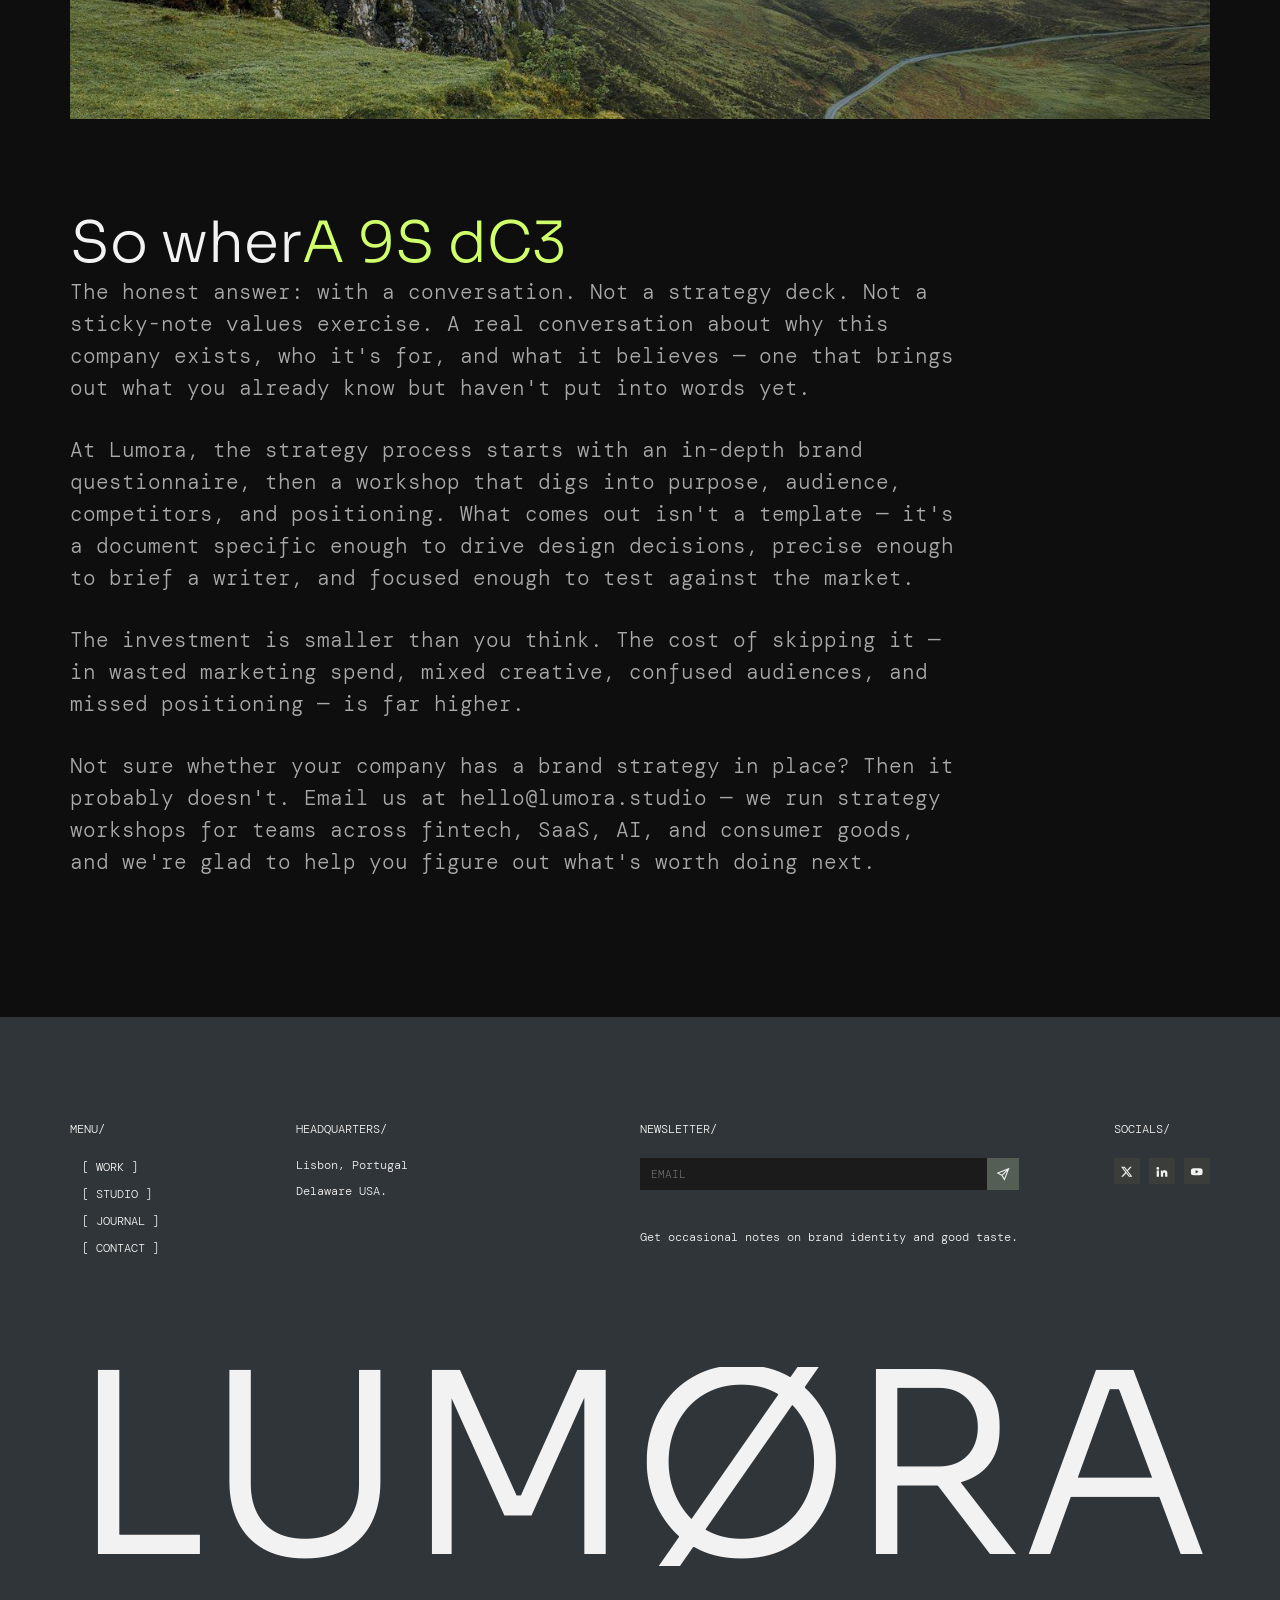
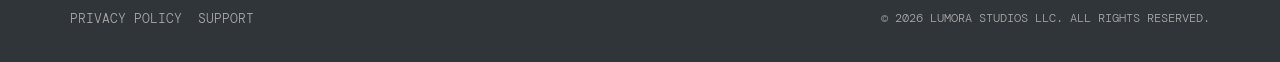
<file: journal-built-to-last.html>
<!doctype html>
<html lang="en">
<head>
<meta charset="utf-8">
<meta name="viewport" content="width=device-width, initial-scale=1">
<title>Built to Last | LUMØRA Journal</title>
<meta name="description" content="Lumora is a brand identity studio for teams that care how things feel.">
<link rel="icon" href="data:image/svg+xml,%3Csvg xmlns='http://www.w3.org/2000/svg' viewBox='0 0 32 32'%3E%3Crect width='32' height='32' fill='%230e0e0e'/%3E%3Ccircle cx='16' cy='16' r='8' fill='none' stroke='%23f2f2f2' stroke-width='2.4'/%3E%3Cpath d='M9 24 23 8' stroke='%23f2f2f2' stroke-width='2.4'/%3E%3C/svg%3E">
<link rel="preconnect" href="https://fonts.googleapis.com"><link rel="preconnect" href="https://fonts.gstatic.com" crossorigin>
<link href="https://fonts.googleapis.com/css2?family=DM+Mono:wght@300;400;500&family=Sora:wght@100..800&display=swap" rel="stylesheet">
<link rel="stylesheet" href="assets/css/site.css">
</head>
<body class="">
<div class="pt cover" data-pt aria-hidden="true"><div class="bigmark pt-mark" aria-label="LUMØRA" role="img" ><span class="ch"><span>L</span></span><span class="ch"><span>U</span></span><span class="ch"><span>M</span></span><span class="ch"><span>Ø</span></span><span class="ch"><span>R</span></span><span class="ch"><span>A</span></span></div></div>
<header class="hdr always-compact" data-hdr="page">
  <a class="logo" href="index.html" aria-label="Lumora home"><div class="logo-mark" aria-label="LUMØRA" role="img" ><span class="ch"><span>L</span></span><span class="ch"><span>U</span></span><span class="ch"><span>M</span></span><span class="ch"><span>Ø</span></span><span class="ch"><span>R</span></span><span class="ch"><span>A</span></span></div></a>
  <nav class="nav" aria-label="Main">
    <span class="collapsible"><a href="work.html">[ <span class="roll"><span>WORK</span><span aria-hidden="true">WORK</span></span> ]</a><a href="studio.html">[ <span class="roll"><span>STUDIO</span><span aria-hidden="true">STUDIO</span></span> ]</a><a href="lab.html">[ <span class="roll"><span>LAB</span><span aria-hidden="true">LAB</span></span> ]</a><a href="contact.html">[ <span class="roll"><span>CONTACT</span><span aria-hidden="true">CONTACT</span></span> ]</a></span>
    <a class="contact-link" href="contact.html">[ <span class="roll"><span>CONTACT</span><span aria-hidden="true">CONTACT</span></span> ]</a>
    <button class="menu-btn" type="button" aria-expanded="false" aria-controls="menu" data-menu-btn>[ <span class="mlabel"><span class="roll"><span>MENU</span><span aria-hidden="true">MENU</span></span></span> <i class="dot"></i> ]</button>
  </nav>
</header>
<div class="menu" id="menu" data-menu aria-hidden="true">
  <nav class="menu-links" aria-label="Menu"><a href="work.html"><span>Work</span></a><a href="studio.html"><span>Studio</span></a><a href="lab.html"><span>Lab</span></a><a href="contact.html"><span>Contact</span></a></nav>
  <div class="menu-side">
    <a href="lab.html"><img src="assets/img/merch.jpg" alt="Field Goods merch cap" loading="lazy"></a>
    <h4>Field Goods</h4><p>A small shop for people who notice details.</p>
    <div class="news"><form data-news novalidate><label class="sr" for="n-tq48q">Email</label><input type="email" placeholder="Email" required aria-label="Email"><button type="submit" aria-label="Subscribe"><svg viewBox="0 0 24 24" fill="none" stroke="currentColor" stroke-width="1.8"><path d="M21 3 10 14M21 3l-7 18-4-7-7-4 18-7Z"/></svg></button></form><div class="ok" aria-live="polite"></div><p>Get occasional notes on brand identity and good taste.</p></div>
    <div class="socials">
  <a href="https://x.com/" target="_blank" rel="noopener" aria-label="X"><svg viewBox="0 0 24 24" fill="currentColor"><path d="M17.8 3h3.1l-6.8 7.7L22 21h-6.2l-4.9-6.3L5.3 21H2.2l7.2-8.3L2 3h6.4l4.4 5.8L17.8 3Zm-1.1 16.2h1.7L7.4 4.7H5.6l11.1 14.5Z"/></svg></a>
  <a href="https://www.linkedin.com/" target="_blank" rel="noopener" aria-label="LinkedIn"><svg viewBox="0 0 24 24" fill="currentColor"><path d="M4.98 3.5a2.5 2.5 0 1 1 0 5 2.5 2.5 0 0 1 0-5ZM3 9.75h4V21H3V9.75Zm6.5 0h3.8v1.6h.06c.53-1 1.84-2.05 3.78-2.05 4.04 0 4.86 2.6 4.86 6V21h-4v-5c0-1.2-.02-2.73-1.66-2.73-1.67 0-1.92 1.3-1.92 2.64V21h-4V9.75Z"/></svg></a>
  <a href="https://www.instagram.com/" target="_blank" rel="noopener" aria-label="Instagram"><svg viewBox="0 0 24 24" fill="none" stroke="currentColor" stroke-width="2"><rect x="3" y="3" width="18" height="18" rx="5"/><circle cx="12" cy="12" r="4"/><circle cx="17.5" cy="6.5" r="1" fill="currentColor"/></svg></a></div>
  </div>
  <div class="menu-foot"><div><a href="privacy-policy.html">Privacy policy</a><a href="support.html">Support</a></div><span>© 2026 LUMORA STUDIOS LLC. All rights reserved.</span></div>
</div>
<main id="main">
<article><header class="art-head"><h1><span class="line "><span>Built to Last</span></span><span class="line "><span>— staying relevant in a landscape that never sits still</span></span></h1><div class="meta"><span>august 30 2026</span><span>8 min read</span><span>Branding</span></div></header>
<div class="art-hero" data-parallax><img src="assets/img/journal-5.jpg" alt=""></div>
<div class="art-body"><p class="fade-up">AI can produce a logo in seconds. It can draft your tagline, mimic your palette, and spin up a site that looks just like yours. The one thing it can't copy is your strategy.</p><p class="fade-up">Let's begin with an uncomfortable fact: most startups skip brand strategy altogether. They hire a designer, choose a few colors, list three values, and move on. Later they wonder why marketing feels scattered, why the team can't explain the company in one breath, and why customers see no reason to pick them over the next decent option.</p><p class="fade-up">Brand strategy is the document — and the thinking — behind the question nobody wants to sit down and answer: why does this company exist beyond making money? In 2026 that question matters more than ever. Markets are louder. Attention is shorter. Buyers have grown ruthless at ignoring anything that feels generic. Your strategy is your filter. Without it, you're just noise.</p>
<blockquote class="reveal-words" data-words>“People don't buy a running shoe. They buy who they become wearing it. The strategy came first — the product is the evidence.”</blockquote>
<div class="duo"><img class="fade-up" src="assets/img/article-2.jpg" alt="" loading="lazy"><img class="fade-up" src="assets/img/article-3.jpg" alt="" loading="lazy"></div>
<h2 data-scramble>What brand strategy really is</h2><p class="fade-up">Brand strategy isn't a moodboard. It isn't a font pick or a mission line written at an offsite and never opened again. It's the foundation behind every decision your company makes — from who you hire to how you answer a bad review.</p><p class="fade-up">At its core, a brand strategy defines three things: who you are, who you serve, and what you stand for. When those are clear and connected, everything downstream gets easier. Designers know what to make. Writers know what to say. Sales knows which story to tell. Customers know why you're the right choice.</p><p class="fade-up">When those three things are fuzzy or missing, you get inconsistency — and inconsistency erodes trust faster than anything.</p>
<h2 data-scramble>Purpose is more than a slogan</h2><p class="fade-up">People don't align with companies. They align with ideas — beliefs and values they want to be part of. That's what brand purpose is: the idea at the heart of your company that earns loyalty beyond the transaction.</p><p class="fade-up">In practice, purpose answers one question: why should anyone care that this company exists? Not from a features view, but from a human one. That single idea can steer product choices, hiring, and even what the company refuses to do.</p><p class="fade-up">This matters even more in 2026, when top talent — especially in AI and tech — picks where to work based on mission alignment, not just pay. Purpose isn't soft. It's strategic.</p>
<div class="callbox fade-up"><p>A great brand isn't defined by its product but by the belief it was built on. The further a company drifts from that founding belief, the weaker its brand gets. Purpose is the one thing that shouldn't change — even when everything else does.</p></div>
<h2 data-scramble>The 2026 problem: AI made generic brands invisible</h2><p class="fade-up">Here's what changed. A few years ago, an average brand could still win by being consistent and showing up. That window has closed. Generative AI has filled every market with plausible-looking companies — tidy logos, decent copy, sensible palettes — all made in hours, all looking about the same.</p><p class="fade-up">The distance between “looks like a real brand” and “is a memorable brand” has never been wider, and buyers have become very good at telling which side you're on in the moment the tab closes. Generic positioning means competing on price — and you will lose that war.</p>
<blockquote class="reveal-words" data-words>“In 2026, your brand isn't only how you look — it's whether AI search can find you, cite you, and recommend you over everyone else.”</blockquote>
<h2 data-scramble>Brand in the age of AI search</h2><p class="fade-up">There's a newer dimension to brand strategy that barely existed two years ago: being discoverable through generative AI. When someone asks an assistant for a recommendation in your category, the brands that get named are the ones with clear signals — a consistent story, credible authority, a recognisable voice, and a specific point of view that's easy to summarise.</p><p class="fade-up">A brand strategy directly feeds your visibility in this new kind of search. When your purpose, positioning, and voice are defined and expressed consistently across your website, content, PR, and social presence, you become citable. When they're vague, you become invisible to the systems shaping how people discover products.</p><p class="fade-up">This isn't an SEO trick. It's the natural result of having a brand that stands for something specific and says it clearly.</p>
<div class="wide fade-up"><img src="assets/img/article-4.jpg" alt="" loading="lazy"></div>
<h2 data-scramble>So where do you begin?</h2><p class="fade-up">The honest answer: with a conversation. Not a strategy deck. Not a sticky-note values exercise. A real conversation about why this company exists, who it's for, and what it believes — one that brings out what you already know but haven't put into words yet.</p><p class="fade-up">At Lumora, the strategy process starts with an in-depth brand questionnaire, then a workshop that digs into purpose, audience, competitors, and positioning. What comes out isn't a template — it's a document specific enough to drive design decisions, precise enough to brief a writer, and focused enough to test against the market.</p><p class="fade-up">The investment is smaller than you think. The cost of skipping it — in wasted marketing spend, mixed creative, confused audiences, and missed positioning — is far higher.</p><p class="fade-up">Not sure whether your company has a brand strategy in place? Then it probably doesn't. Email us at hello@lumora.studio — we run strategy workshops for teams across fintech, SaaS, AI, and consumer goods, and we're glad to help you figure out what's worth doing next.</p></div></article>
</main>
<footer class="ftr" style="--ftr-bg:#303539">
  <div class="ftr-cols">
    <div class="ftr-menu"><h5>Menu/</h5><a href="work.html"><span class="roll"><span>Work</span><span aria-hidden="true">Work</span></span></a><a href="studio.html"><span class="roll"><span>Studio</span><span aria-hidden="true">Studio</span></span></a><a href="journal.html"><span class="roll"><span>Journal</span><span aria-hidden="true">Journal</span></span></a><a href="contact.html"><span class="roll"><span>Contact</span><span aria-hidden="true">Contact</span></span></a></div>
    <div class="ftr-hq"><h5>Headquarters/</h5><p>Lisbon, Portugal</p><p>Delaware USA.</p></div>
    <div class="ftr-news"><h5>Newsletter/</h5><div class="news"><form data-news novalidate><label class="sr" for="n-adq2v">Email</label><input type="email" placeholder="Email" required aria-label="Email"><button type="submit" aria-label="Subscribe"><svg viewBox="0 0 24 24" fill="none" stroke="currentColor" stroke-width="1.8"><path d="M21 3 10 14M21 3l-7 18-4-7-7-4 18-7Z"/></svg></button></form><div class="ok" aria-live="polite"></div><p>Get occasional notes on brand identity and good taste.</p></div></div>
    <div><h5>Socials/</h5><div class="socials">
  <a href="https://x.com/" target="_blank" rel="noopener" aria-label="X"><svg viewBox="0 0 24 24" fill="currentColor"><path d="M17.8 3h3.1l-6.8 7.7L22 21h-6.2l-4.9-6.3L5.3 21H2.2l7.2-8.3L2 3h6.4l4.4 5.8L17.8 3Zm-1.1 16.2h1.7L7.4 4.7H5.6l11.1 14.5Z"/></svg></a>
  <a href="https://www.linkedin.com/" target="_blank" rel="noopener" aria-label="LinkedIn"><svg viewBox="0 0 24 24" fill="currentColor"><path d="M4.98 3.5a2.5 2.5 0 1 1 0 5 2.5 2.5 0 0 1 0-5ZM3 9.75h4V21H3V9.75Zm6.5 0h3.8v1.6h.06c.53-1 1.84-2.05 3.78-2.05 4.04 0 4.86 2.6 4.86 6V21h-4v-5c0-1.2-.02-2.73-1.66-2.73-1.67 0-1.92 1.3-1.92 2.64V21h-4V9.75Z"/></svg></a>
  <a href="https://www.instagram.com/" target="_blank" rel="noopener" aria-label="YouTube"><svg viewBox="0 0 24 24" fill="currentColor"><path d="M22 8.2a3 3 0 0 0-2.1-2.1C18 5.6 12 5.6 12 5.6s-6 0-7.9.5A3 3 0 0 0 2 8.2 31 31 0 0 0 1.6 12c0 1.3.1 2.5.4 3.8a3 3 0 0 0 2.1 2.1c1.9.5 7.9.5 7.9.5s6 0 7.9-.5a3 3 0 0 0 2.1-2.1c.3-1.3.4-2.5.4-3.8s-.1-2.5-.4-3.8ZM10 15.2V8.8l5.2 3.2-5.2 3.2Z"/></svg></a></div></div>
  </div>
  <div class="ftr-mark" data-ftr-mark><div class="bigmark foot-mark" aria-label="LUMØRA" role="img" ><span class="ch"><span>L</span></span><span class="ch"><span>U</span></span><span class="ch"><span>M</span></span><span class="ch"><span>Ø</span></span><span class="ch"><span>R</span></span><span class="ch"><span>A</span></span></div><canvas aria-hidden="true"></canvas></div>
  <div class="ftr-base"><div><a href="privacy-policy.html">Privacy policy</a><a href="support.html">Support</a></div><span>© 2026 LUMORA STUDIOS LLC. All rights reserved.</span></div>
</footer>
<div class="cookie" data-cookie hidden role="dialog" aria-label="Cookie notice">
  <div class="cookie-top"><img src="assets/img/cookie.jpg" alt="" width="40" height="40"><h4>Hold on, a quick word from the control room…</h4></div>
  <p>A tiny signal in the noise. We use cookies to see how the site is doing — nothing shady, no hidden agenda.</p>
  <div class="cookie-actions"><button class="yes" type="button" data-cookie-yes>Sounds fair, go ahead</button><button class="no" type="button" data-cookie-no>No thanks</button></div>
</div>
<div class="cursor" data-cursor aria-hidden="true"><i></i><b>View</b></div>
<script src="assets/js/main.js" defer></script>
</body>
</html>
</file>
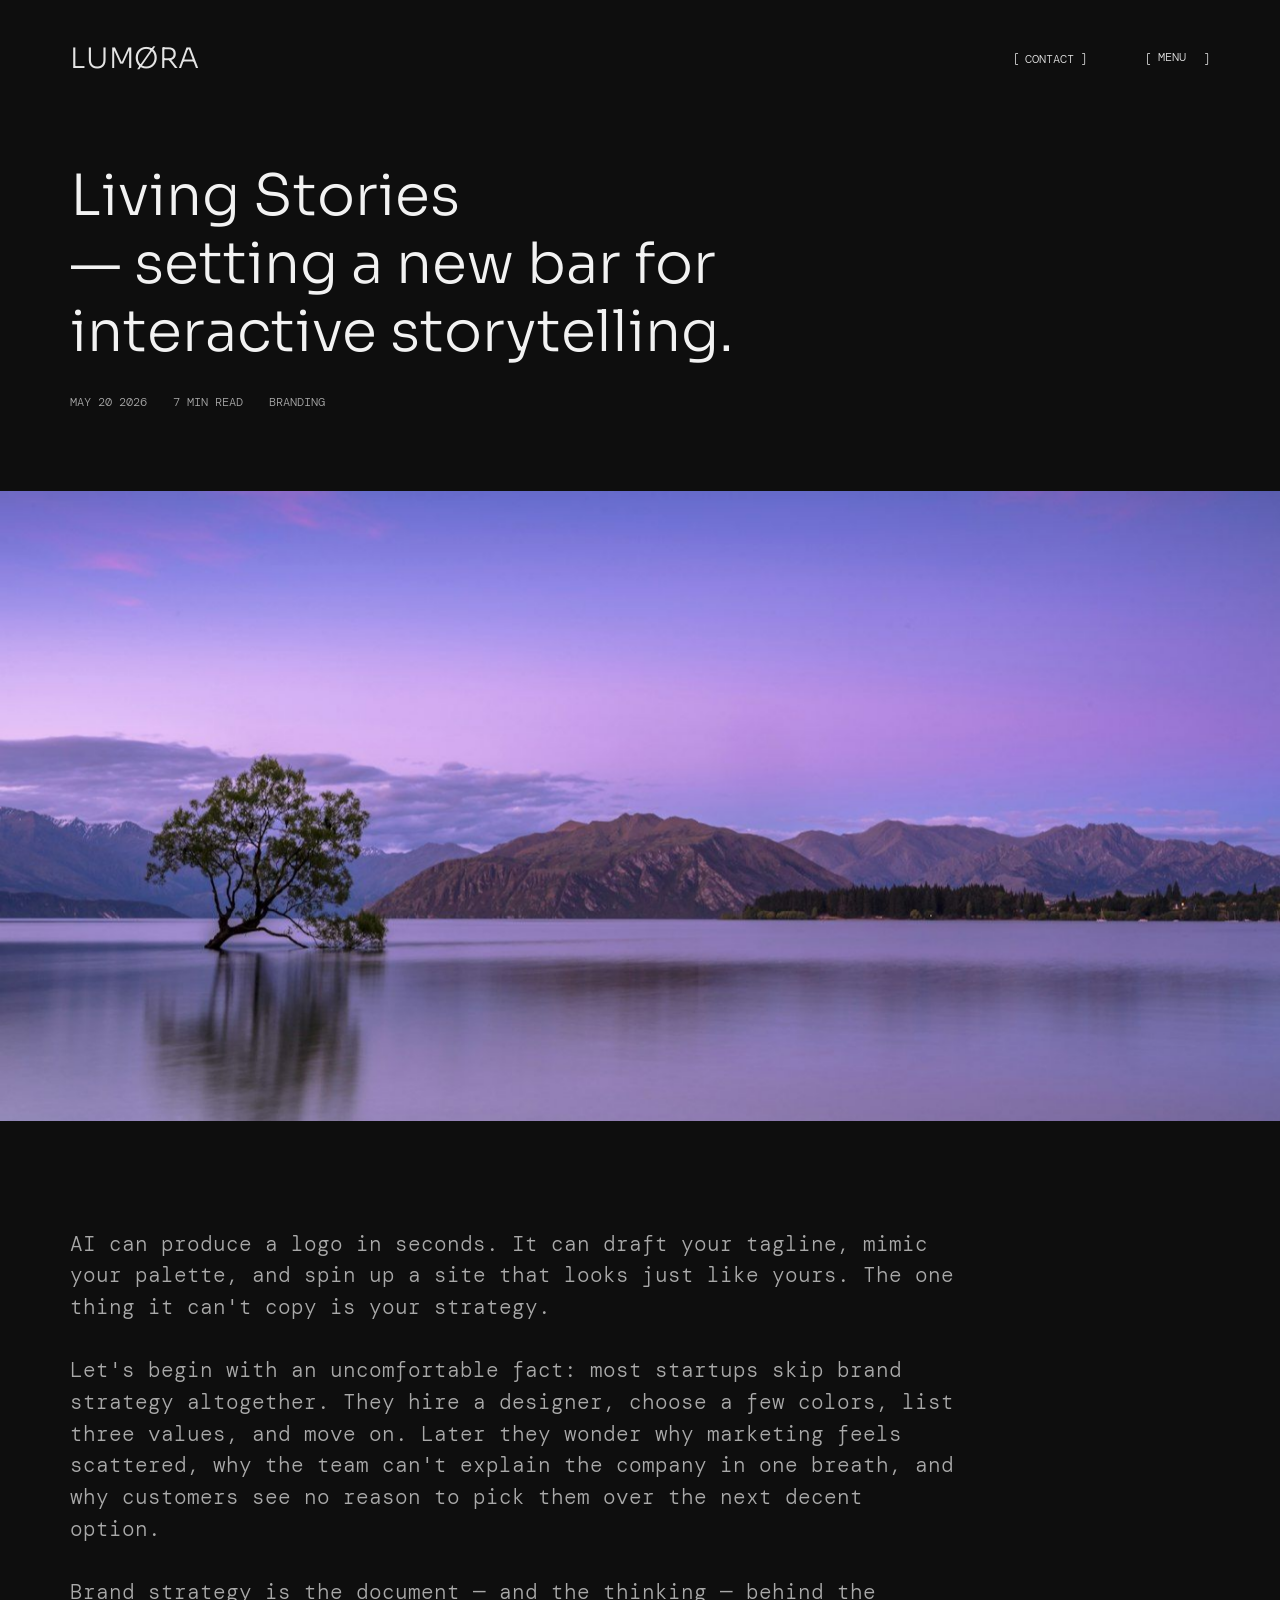
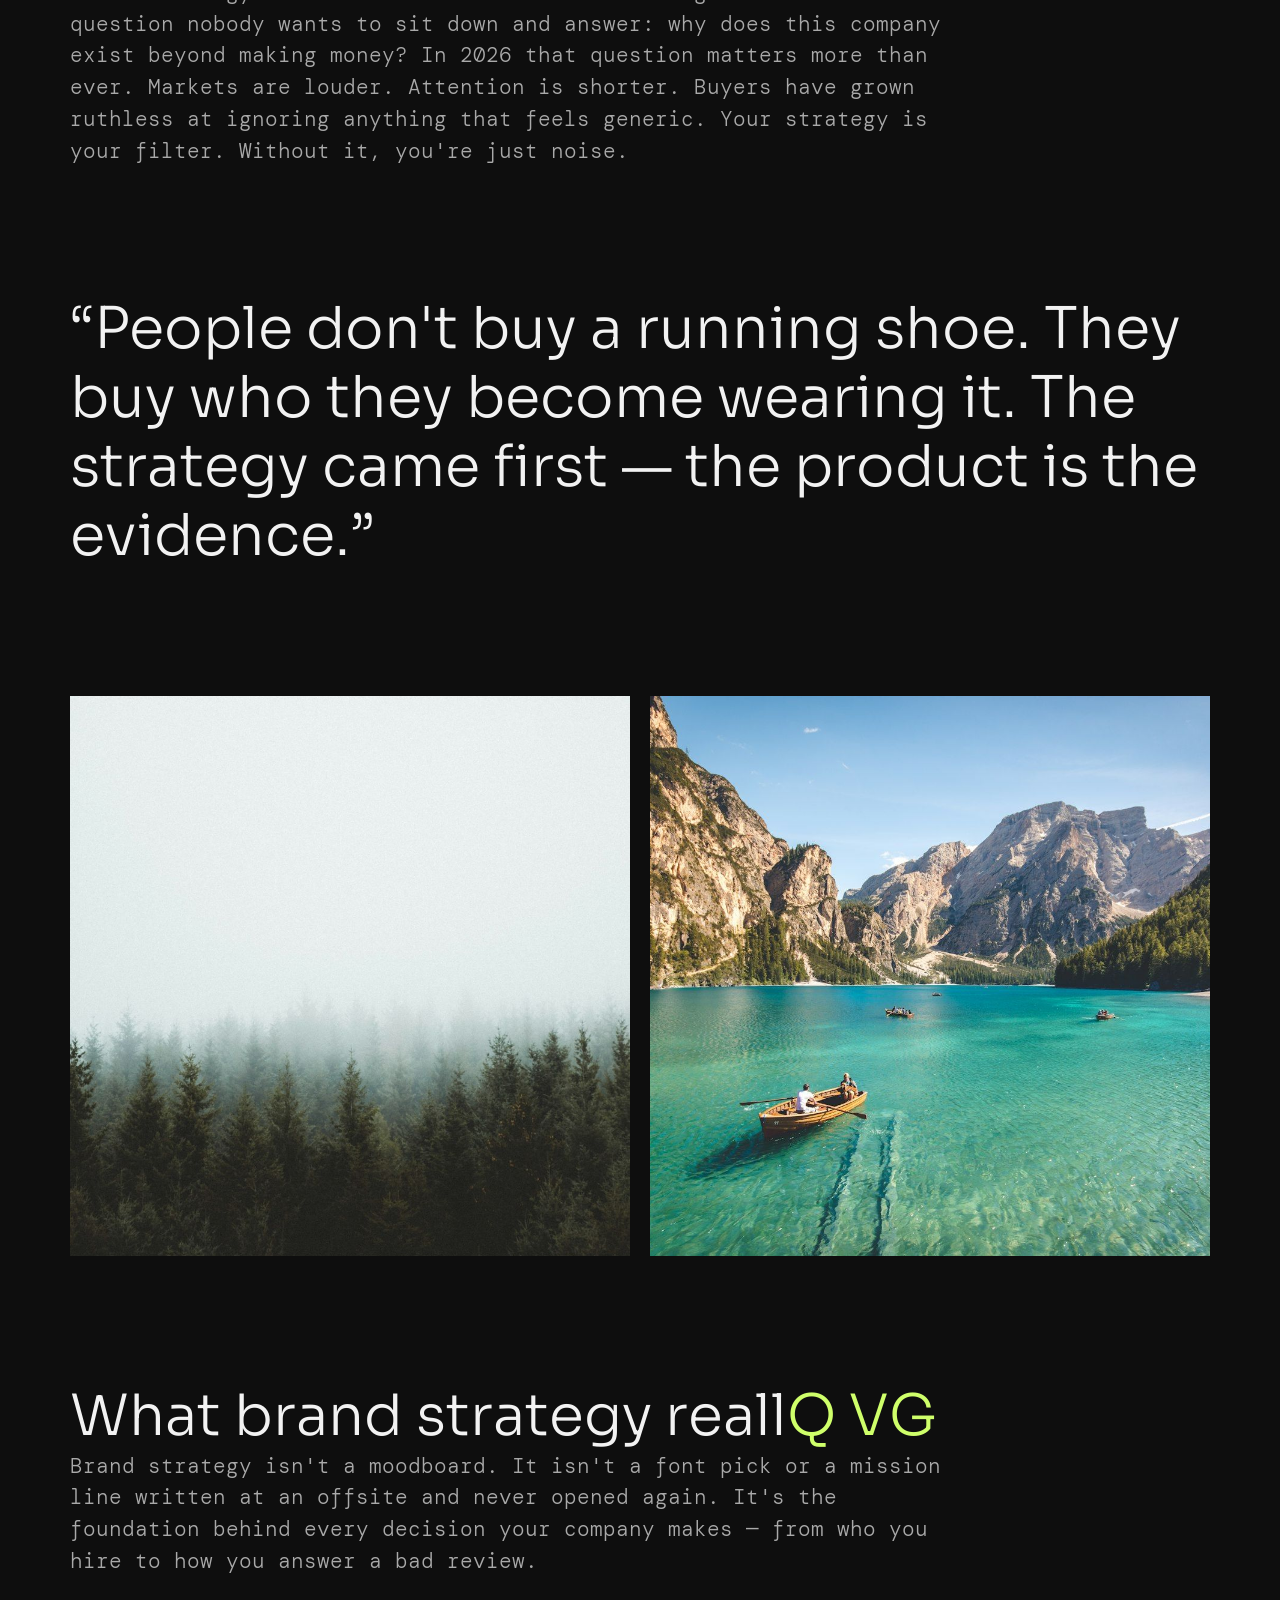
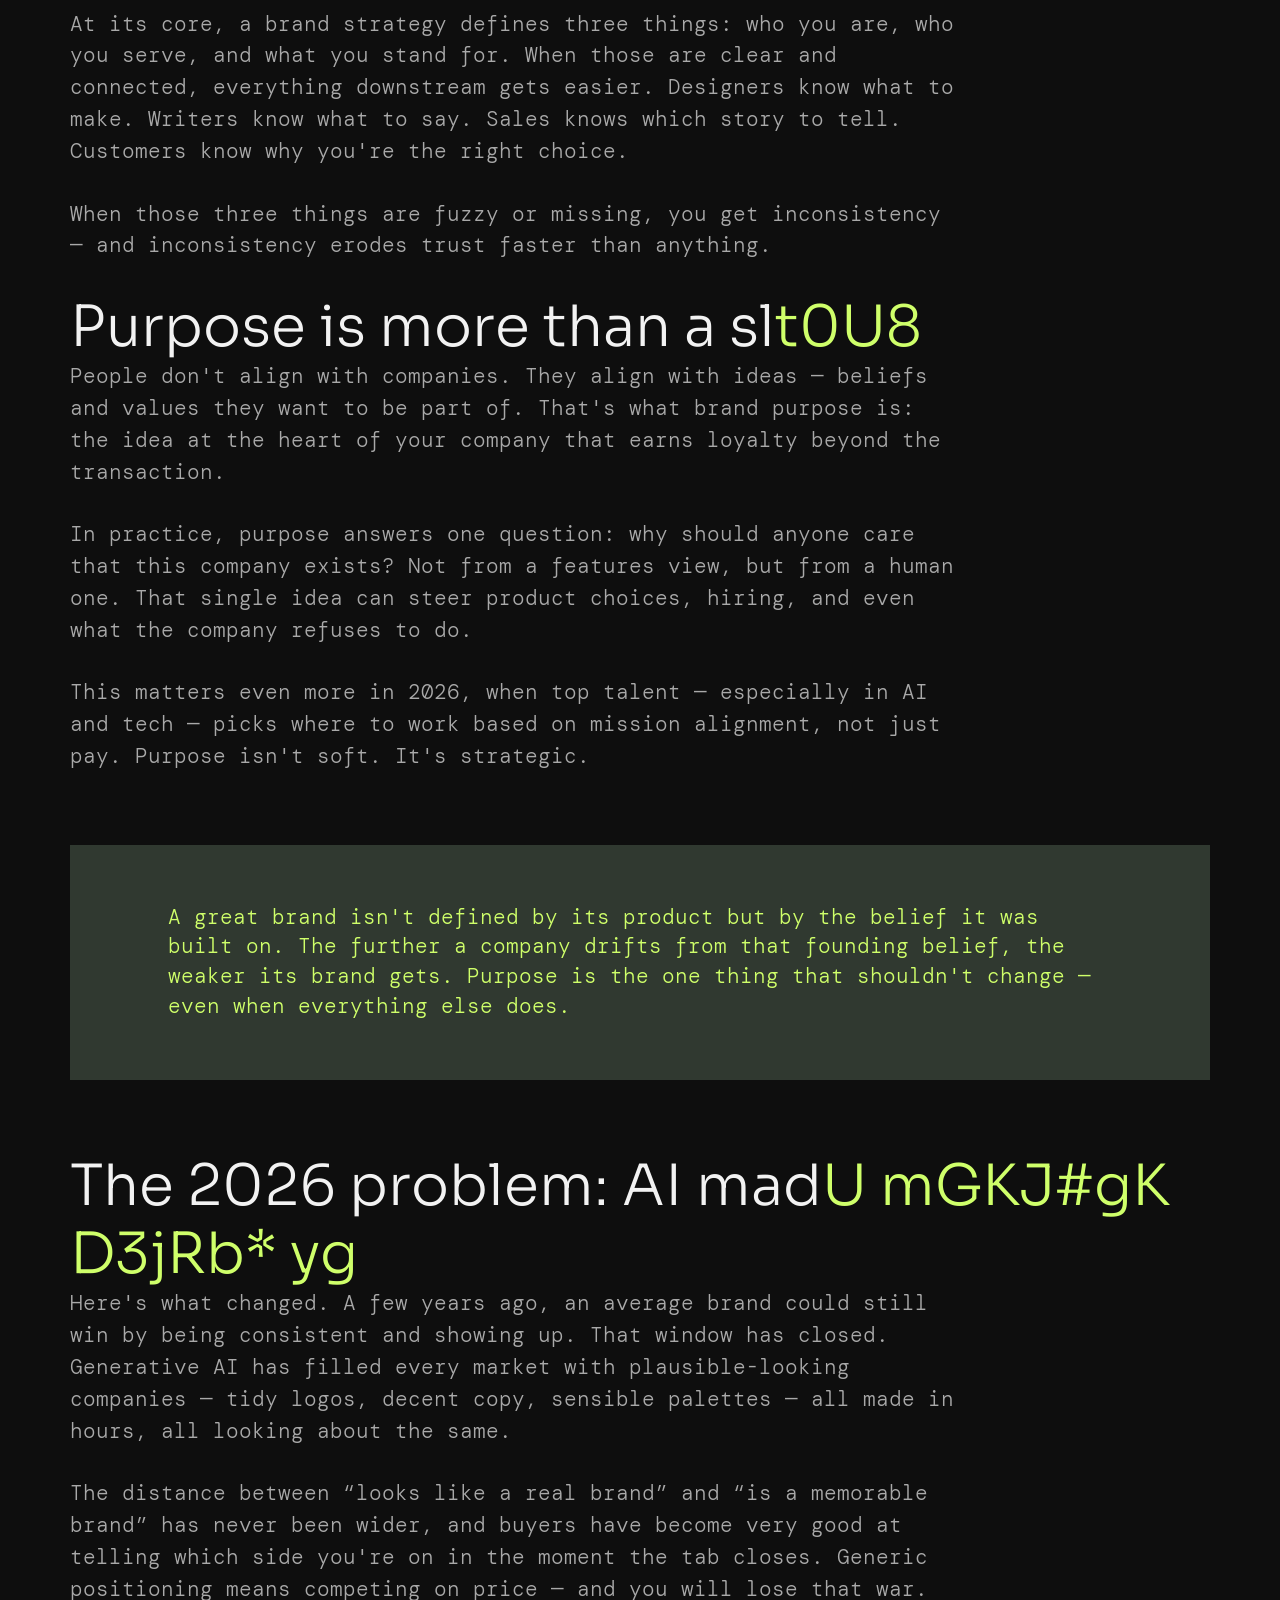
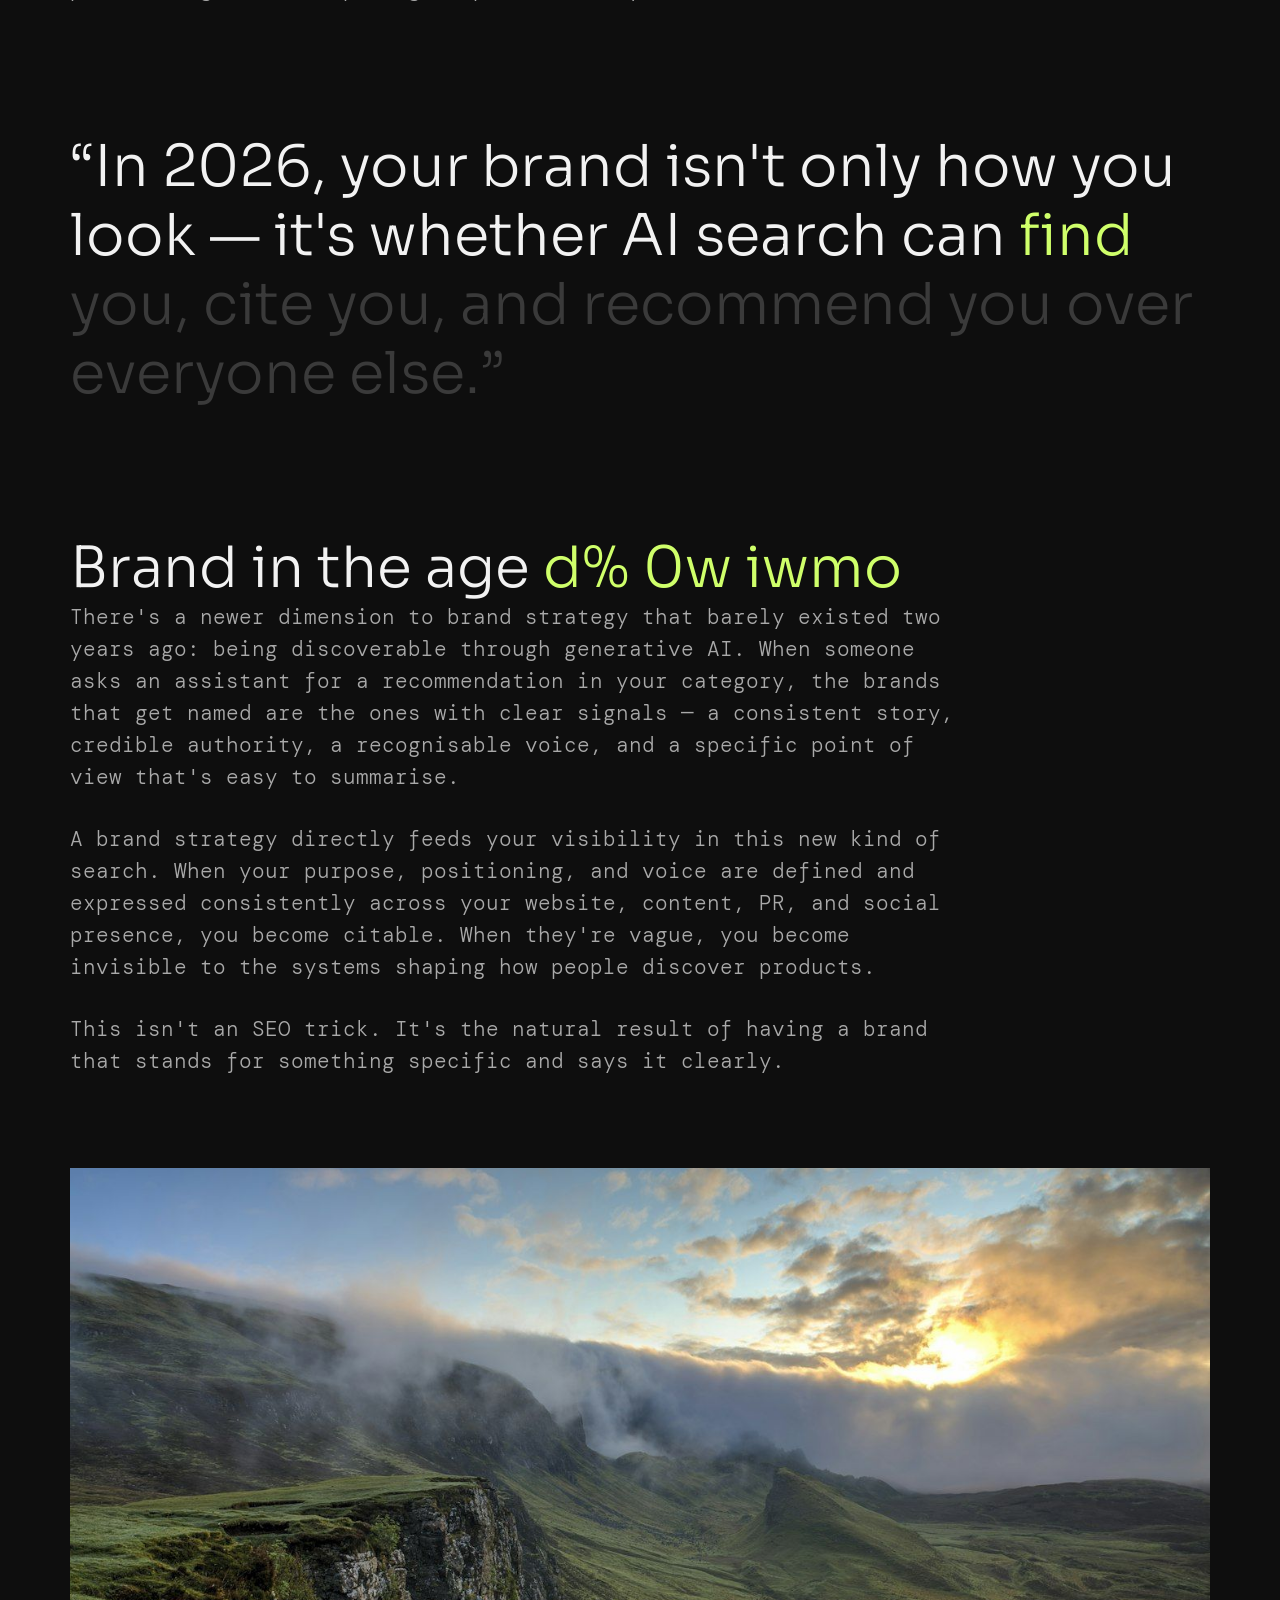
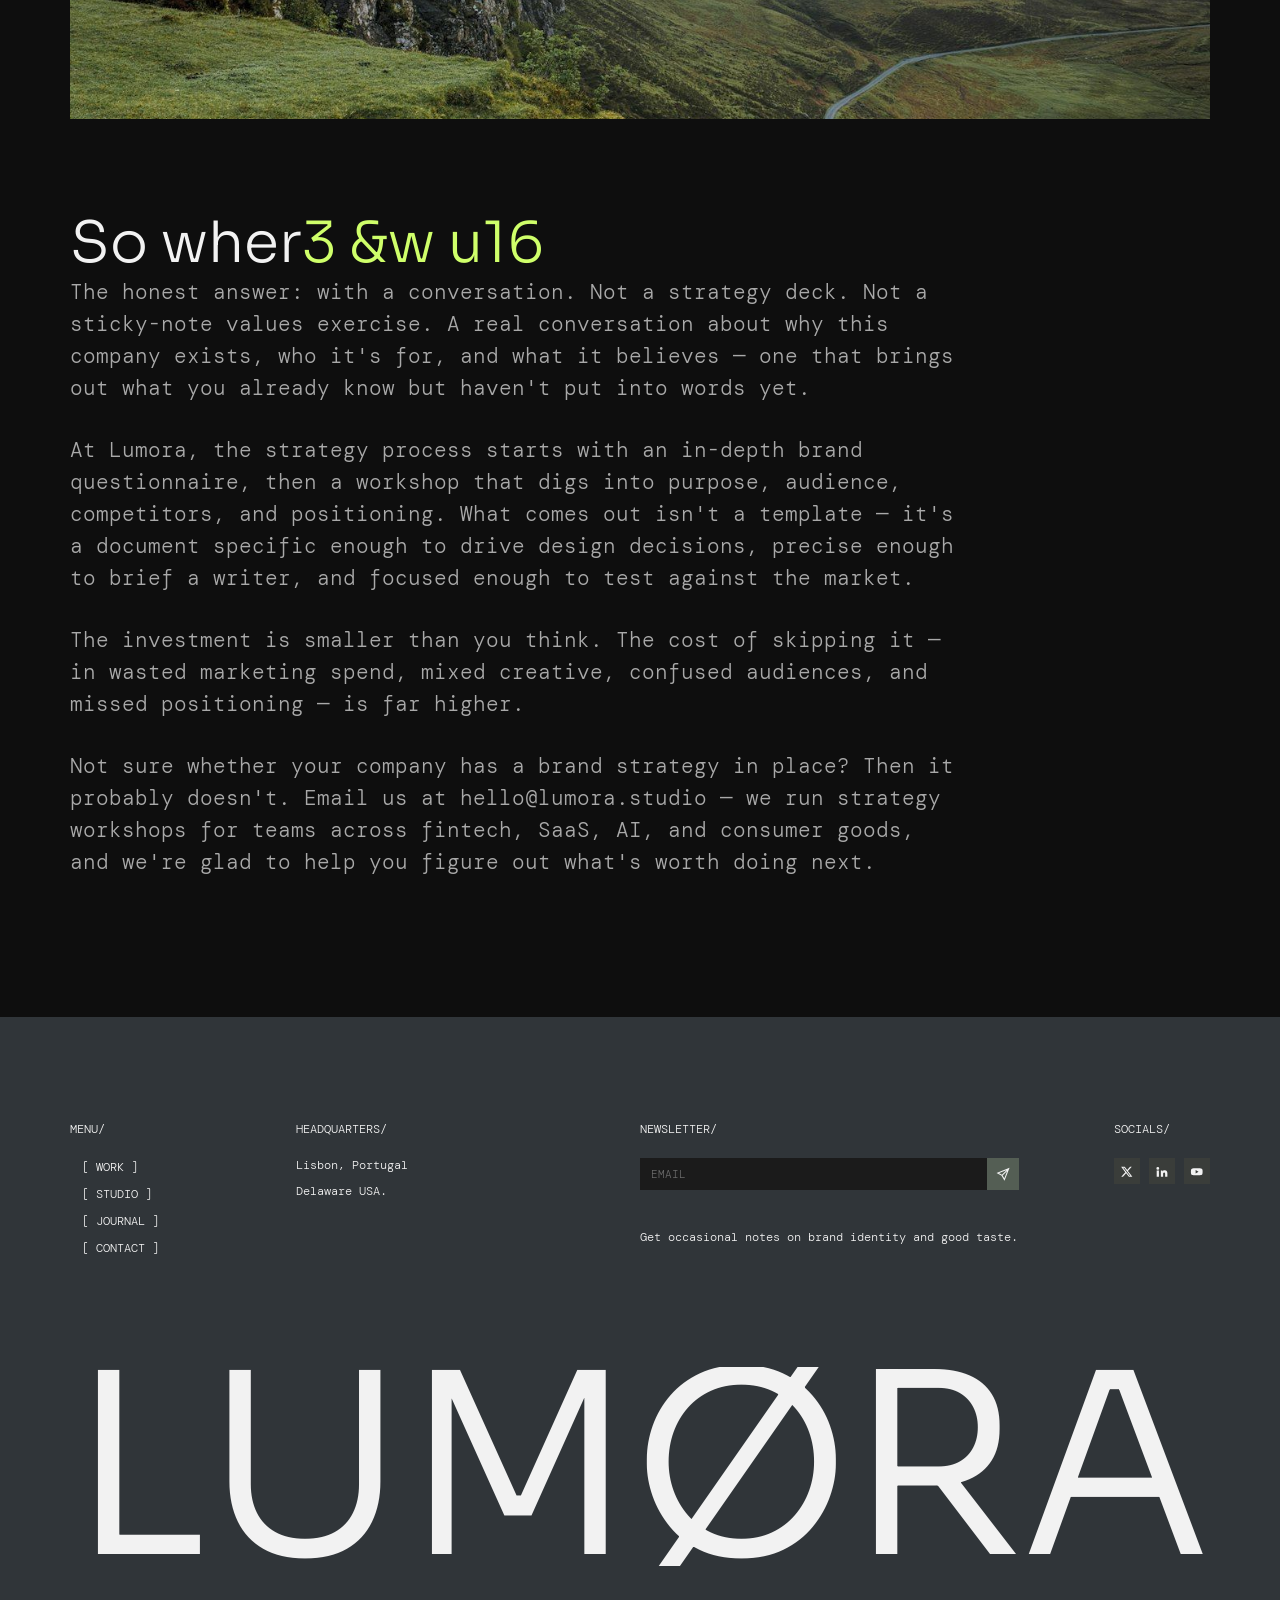
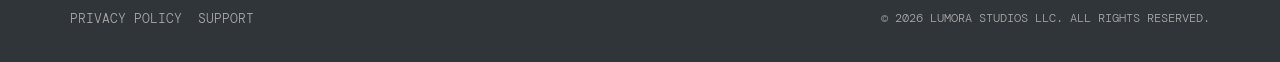
<file: journal-living-stories.html>
<!doctype html>
<html lang="en">
<head>
<meta charset="utf-8">
<meta name="viewport" content="width=device-width, initial-scale=1">
<title>Living Stories | LUMØRA Journal</title>
<meta name="description" content="Lumora is a brand identity studio for teams that care how things feel.">
<link rel="icon" href="data:image/svg+xml,%3Csvg xmlns='http://www.w3.org/2000/svg' viewBox='0 0 32 32'%3E%3Crect width='32' height='32' fill='%230e0e0e'/%3E%3Ccircle cx='16' cy='16' r='8' fill='none' stroke='%23f2f2f2' stroke-width='2.4'/%3E%3Cpath d='M9 24 23 8' stroke='%23f2f2f2' stroke-width='2.4'/%3E%3C/svg%3E">
<link rel="preconnect" href="https://fonts.googleapis.com"><link rel="preconnect" href="https://fonts.gstatic.com" crossorigin>
<link href="https://fonts.googleapis.com/css2?family=DM+Mono:wght@300;400;500&family=Sora:wght@100..800&display=swap" rel="stylesheet">
<link rel="stylesheet" href="assets/css/site.css">
</head>
<body class="">
<div class="pt cover" data-pt aria-hidden="true"><div class="bigmark pt-mark" aria-label="LUMØRA" role="img" ><span class="ch"><span>L</span></span><span class="ch"><span>U</span></span><span class="ch"><span>M</span></span><span class="ch"><span>Ø</span></span><span class="ch"><span>R</span></span><span class="ch"><span>A</span></span></div></div>
<header class="hdr always-compact" data-hdr="page">
  <a class="logo" href="index.html" aria-label="Lumora home"><div class="logo-mark" aria-label="LUMØRA" role="img" ><span class="ch"><span>L</span></span><span class="ch"><span>U</span></span><span class="ch"><span>M</span></span><span class="ch"><span>Ø</span></span><span class="ch"><span>R</span></span><span class="ch"><span>A</span></span></div></a>
  <nav class="nav" aria-label="Main">
    <span class="collapsible"><a href="work.html">[ <span class="roll"><span>WORK</span><span aria-hidden="true">WORK</span></span> ]</a><a href="studio.html">[ <span class="roll"><span>STUDIO</span><span aria-hidden="true">STUDIO</span></span> ]</a><a href="lab.html">[ <span class="roll"><span>LAB</span><span aria-hidden="true">LAB</span></span> ]</a><a href="contact.html">[ <span class="roll"><span>CONTACT</span><span aria-hidden="true">CONTACT</span></span> ]</a></span>
    <a class="contact-link" href="contact.html">[ <span class="roll"><span>CONTACT</span><span aria-hidden="true">CONTACT</span></span> ]</a>
    <button class="menu-btn" type="button" aria-expanded="false" aria-controls="menu" data-menu-btn>[ <span class="mlabel"><span class="roll"><span>MENU</span><span aria-hidden="true">MENU</span></span></span> <i class="dot"></i> ]</button>
  </nav>
</header>
<div class="menu" id="menu" data-menu aria-hidden="true">
  <nav class="menu-links" aria-label="Menu"><a href="work.html"><span>Work</span></a><a href="studio.html"><span>Studio</span></a><a href="lab.html"><span>Lab</span></a><a href="contact.html"><span>Contact</span></a></nav>
  <div class="menu-side">
    <a href="lab.html"><img src="assets/img/merch.jpg" alt="Field Goods merch cap" loading="lazy"></a>
    <h4>Field Goods</h4><p>A small shop for people who notice details.</p>
    <div class="news"><form data-news novalidate><label class="sr" for="n-r1lts">Email</label><input type="email" placeholder="Email" required aria-label="Email"><button type="submit" aria-label="Subscribe"><svg viewBox="0 0 24 24" fill="none" stroke="currentColor" stroke-width="1.8"><path d="M21 3 10 14M21 3l-7 18-4-7-7-4 18-7Z"/></svg></button></form><div class="ok" aria-live="polite"></div><p>Get occasional notes on brand identity and good taste.</p></div>
    <div class="socials">
  <a href="https://x.com/" target="_blank" rel="noopener" aria-label="X"><svg viewBox="0 0 24 24" fill="currentColor"><path d="M17.8 3h3.1l-6.8 7.7L22 21h-6.2l-4.9-6.3L5.3 21H2.2l7.2-8.3L2 3h6.4l4.4 5.8L17.8 3Zm-1.1 16.2h1.7L7.4 4.7H5.6l11.1 14.5Z"/></svg></a>
  <a href="https://www.linkedin.com/" target="_blank" rel="noopener" aria-label="LinkedIn"><svg viewBox="0 0 24 24" fill="currentColor"><path d="M4.98 3.5a2.5 2.5 0 1 1 0 5 2.5 2.5 0 0 1 0-5ZM3 9.75h4V21H3V9.75Zm6.5 0h3.8v1.6h.06c.53-1 1.84-2.05 3.78-2.05 4.04 0 4.86 2.6 4.86 6V21h-4v-5c0-1.2-.02-2.73-1.66-2.73-1.67 0-1.92 1.3-1.92 2.64V21h-4V9.75Z"/></svg></a>
  <a href="https://www.instagram.com/" target="_blank" rel="noopener" aria-label="Instagram"><svg viewBox="0 0 24 24" fill="none" stroke="currentColor" stroke-width="2"><rect x="3" y="3" width="18" height="18" rx="5"/><circle cx="12" cy="12" r="4"/><circle cx="17.5" cy="6.5" r="1" fill="currentColor"/></svg></a></div>
  </div>
  <div class="menu-foot"><div><a href="privacy-policy.html">Privacy policy</a><a href="support.html">Support</a></div><span>© 2026 LUMORA STUDIOS LLC. All rights reserved.</span></div>
</div>
<main id="main">
<article><header class="art-head"><h1><span class="line "><span>Living Stories</span></span><span class="line "><span>— setting a new bar for interactive storytelling.</span></span></h1><div class="meta"><span>may 20 2026</span><span>7 min read</span><span>Branding</span></div></header>
<div class="art-hero" data-parallax><img src="assets/img/journal-3.jpg" alt=""></div>
<div class="art-body"><p class="fade-up">AI can produce a logo in seconds. It can draft your tagline, mimic your palette, and spin up a site that looks just like yours. The one thing it can't copy is your strategy.</p><p class="fade-up">Let's begin with an uncomfortable fact: most startups skip brand strategy altogether. They hire a designer, choose a few colors, list three values, and move on. Later they wonder why marketing feels scattered, why the team can't explain the company in one breath, and why customers see no reason to pick them over the next decent option.</p><p class="fade-up">Brand strategy is the document — and the thinking — behind the question nobody wants to sit down and answer: why does this company exist beyond making money? In 2026 that question matters more than ever. Markets are louder. Attention is shorter. Buyers have grown ruthless at ignoring anything that feels generic. Your strategy is your filter. Without it, you're just noise.</p>
<blockquote class="reveal-words" data-words>“People don't buy a running shoe. They buy who they become wearing it. The strategy came first — the product is the evidence.”</blockquote>
<div class="duo"><img class="fade-up" src="assets/img/article-2.jpg" alt="" loading="lazy"><img class="fade-up" src="assets/img/article-3.jpg" alt="" loading="lazy"></div>
<h2 data-scramble>What brand strategy really is</h2><p class="fade-up">Brand strategy isn't a moodboard. It isn't a font pick or a mission line written at an offsite and never opened again. It's the foundation behind every decision your company makes — from who you hire to how you answer a bad review.</p><p class="fade-up">At its core, a brand strategy defines three things: who you are, who you serve, and what you stand for. When those are clear and connected, everything downstream gets easier. Designers know what to make. Writers know what to say. Sales knows which story to tell. Customers know why you're the right choice.</p><p class="fade-up">When those three things are fuzzy or missing, you get inconsistency — and inconsistency erodes trust faster than anything.</p>
<h2 data-scramble>Purpose is more than a slogan</h2><p class="fade-up">People don't align with companies. They align with ideas — beliefs and values they want to be part of. That's what brand purpose is: the idea at the heart of your company that earns loyalty beyond the transaction.</p><p class="fade-up">In practice, purpose answers one question: why should anyone care that this company exists? Not from a features view, but from a human one. That single idea can steer product choices, hiring, and even what the company refuses to do.</p><p class="fade-up">This matters even more in 2026, when top talent — especially in AI and tech — picks where to work based on mission alignment, not just pay. Purpose isn't soft. It's strategic.</p>
<div class="callbox fade-up"><p>A great brand isn't defined by its product but by the belief it was built on. The further a company drifts from that founding belief, the weaker its brand gets. Purpose is the one thing that shouldn't change — even when everything else does.</p></div>
<h2 data-scramble>The 2026 problem: AI made generic brands invisible</h2><p class="fade-up">Here's what changed. A few years ago, an average brand could still win by being consistent and showing up. That window has closed. Generative AI has filled every market with plausible-looking companies — tidy logos, decent copy, sensible palettes — all made in hours, all looking about the same.</p><p class="fade-up">The distance between “looks like a real brand” and “is a memorable brand” has never been wider, and buyers have become very good at telling which side you're on in the moment the tab closes. Generic positioning means competing on price — and you will lose that war.</p>
<blockquote class="reveal-words" data-words>“In 2026, your brand isn't only how you look — it's whether AI search can find you, cite you, and recommend you over everyone else.”</blockquote>
<h2 data-scramble>Brand in the age of AI search</h2><p class="fade-up">There's a newer dimension to brand strategy that barely existed two years ago: being discoverable through generative AI. When someone asks an assistant for a recommendation in your category, the brands that get named are the ones with clear signals — a consistent story, credible authority, a recognisable voice, and a specific point of view that's easy to summarise.</p><p class="fade-up">A brand strategy directly feeds your visibility in this new kind of search. When your purpose, positioning, and voice are defined and expressed consistently across your website, content, PR, and social presence, you become citable. When they're vague, you become invisible to the systems shaping how people discover products.</p><p class="fade-up">This isn't an SEO trick. It's the natural result of having a brand that stands for something specific and says it clearly.</p>
<div class="wide fade-up"><img src="assets/img/article-4.jpg" alt="" loading="lazy"></div>
<h2 data-scramble>So where do you begin?</h2><p class="fade-up">The honest answer: with a conversation. Not a strategy deck. Not a sticky-note values exercise. A real conversation about why this company exists, who it's for, and what it believes — one that brings out what you already know but haven't put into words yet.</p><p class="fade-up">At Lumora, the strategy process starts with an in-depth brand questionnaire, then a workshop that digs into purpose, audience, competitors, and positioning. What comes out isn't a template — it's a document specific enough to drive design decisions, precise enough to brief a writer, and focused enough to test against the market.</p><p class="fade-up">The investment is smaller than you think. The cost of skipping it — in wasted marketing spend, mixed creative, confused audiences, and missed positioning — is far higher.</p><p class="fade-up">Not sure whether your company has a brand strategy in place? Then it probably doesn't. Email us at hello@lumora.studio — we run strategy workshops for teams across fintech, SaaS, AI, and consumer goods, and we're glad to help you figure out what's worth doing next.</p></div></article>
</main>
<footer class="ftr" style="--ftr-bg:#303539">
  <div class="ftr-cols">
    <div class="ftr-menu"><h5>Menu/</h5><a href="work.html"><span class="roll"><span>Work</span><span aria-hidden="true">Work</span></span></a><a href="studio.html"><span class="roll"><span>Studio</span><span aria-hidden="true">Studio</span></span></a><a href="journal.html"><span class="roll"><span>Journal</span><span aria-hidden="true">Journal</span></span></a><a href="contact.html"><span class="roll"><span>Contact</span><span aria-hidden="true">Contact</span></span></a></div>
    <div class="ftr-hq"><h5>Headquarters/</h5><p>Lisbon, Portugal</p><p>Delaware USA.</p></div>
    <div class="ftr-news"><h5>Newsletter/</h5><div class="news"><form data-news novalidate><label class="sr" for="n-dtd9r">Email</label><input type="email" placeholder="Email" required aria-label="Email"><button type="submit" aria-label="Subscribe"><svg viewBox="0 0 24 24" fill="none" stroke="currentColor" stroke-width="1.8"><path d="M21 3 10 14M21 3l-7 18-4-7-7-4 18-7Z"/></svg></button></form><div class="ok" aria-live="polite"></div><p>Get occasional notes on brand identity and good taste.</p></div></div>
    <div><h5>Socials/</h5><div class="socials">
  <a href="https://x.com/" target="_blank" rel="noopener" aria-label="X"><svg viewBox="0 0 24 24" fill="currentColor"><path d="M17.8 3h3.1l-6.8 7.7L22 21h-6.2l-4.9-6.3L5.3 21H2.2l7.2-8.3L2 3h6.4l4.4 5.8L17.8 3Zm-1.1 16.2h1.7L7.4 4.7H5.6l11.1 14.5Z"/></svg></a>
  <a href="https://www.linkedin.com/" target="_blank" rel="noopener" aria-label="LinkedIn"><svg viewBox="0 0 24 24" fill="currentColor"><path d="M4.98 3.5a2.5 2.5 0 1 1 0 5 2.5 2.5 0 0 1 0-5ZM3 9.75h4V21H3V9.75Zm6.5 0h3.8v1.6h.06c.53-1 1.84-2.05 3.78-2.05 4.04 0 4.86 2.6 4.86 6V21h-4v-5c0-1.2-.02-2.73-1.66-2.73-1.67 0-1.92 1.3-1.92 2.64V21h-4V9.75Z"/></svg></a>
  <a href="https://www.instagram.com/" target="_blank" rel="noopener" aria-label="YouTube"><svg viewBox="0 0 24 24" fill="currentColor"><path d="M22 8.2a3 3 0 0 0-2.1-2.1C18 5.6 12 5.6 12 5.6s-6 0-7.9.5A3 3 0 0 0 2 8.2 31 31 0 0 0 1.6 12c0 1.3.1 2.5.4 3.8a3 3 0 0 0 2.1 2.1c1.9.5 7.9.5 7.9.5s6 0 7.9-.5a3 3 0 0 0 2.1-2.1c.3-1.3.4-2.5.4-3.8s-.1-2.5-.4-3.8ZM10 15.2V8.8l5.2 3.2-5.2 3.2Z"/></svg></a></div></div>
  </div>
  <div class="ftr-mark" data-ftr-mark><div class="bigmark foot-mark" aria-label="LUMØRA" role="img" ><span class="ch"><span>L</span></span><span class="ch"><span>U</span></span><span class="ch"><span>M</span></span><span class="ch"><span>Ø</span></span><span class="ch"><span>R</span></span><span class="ch"><span>A</span></span></div><canvas aria-hidden="true"></canvas></div>
  <div class="ftr-base"><div><a href="privacy-policy.html">Privacy policy</a><a href="support.html">Support</a></div><span>© 2026 LUMORA STUDIOS LLC. All rights reserved.</span></div>
</footer>
<div class="cookie" data-cookie hidden role="dialog" aria-label="Cookie notice">
  <div class="cookie-top"><img src="assets/img/cookie.jpg" alt="" width="40" height="40"><h4>Hold on, a quick word from the control room…</h4></div>
  <p>A tiny signal in the noise. We use cookies to see how the site is doing — nothing shady, no hidden agenda.</p>
  <div class="cookie-actions"><button class="yes" type="button" data-cookie-yes>Sounds fair, go ahead</button><button class="no" type="button" data-cookie-no>No thanks</button></div>
</div>
<div class="cursor" data-cursor aria-hidden="true"><i></i><b>View</b></div>
<script src="assets/js/main.js" defer></script>
</body>
</html>
</file>
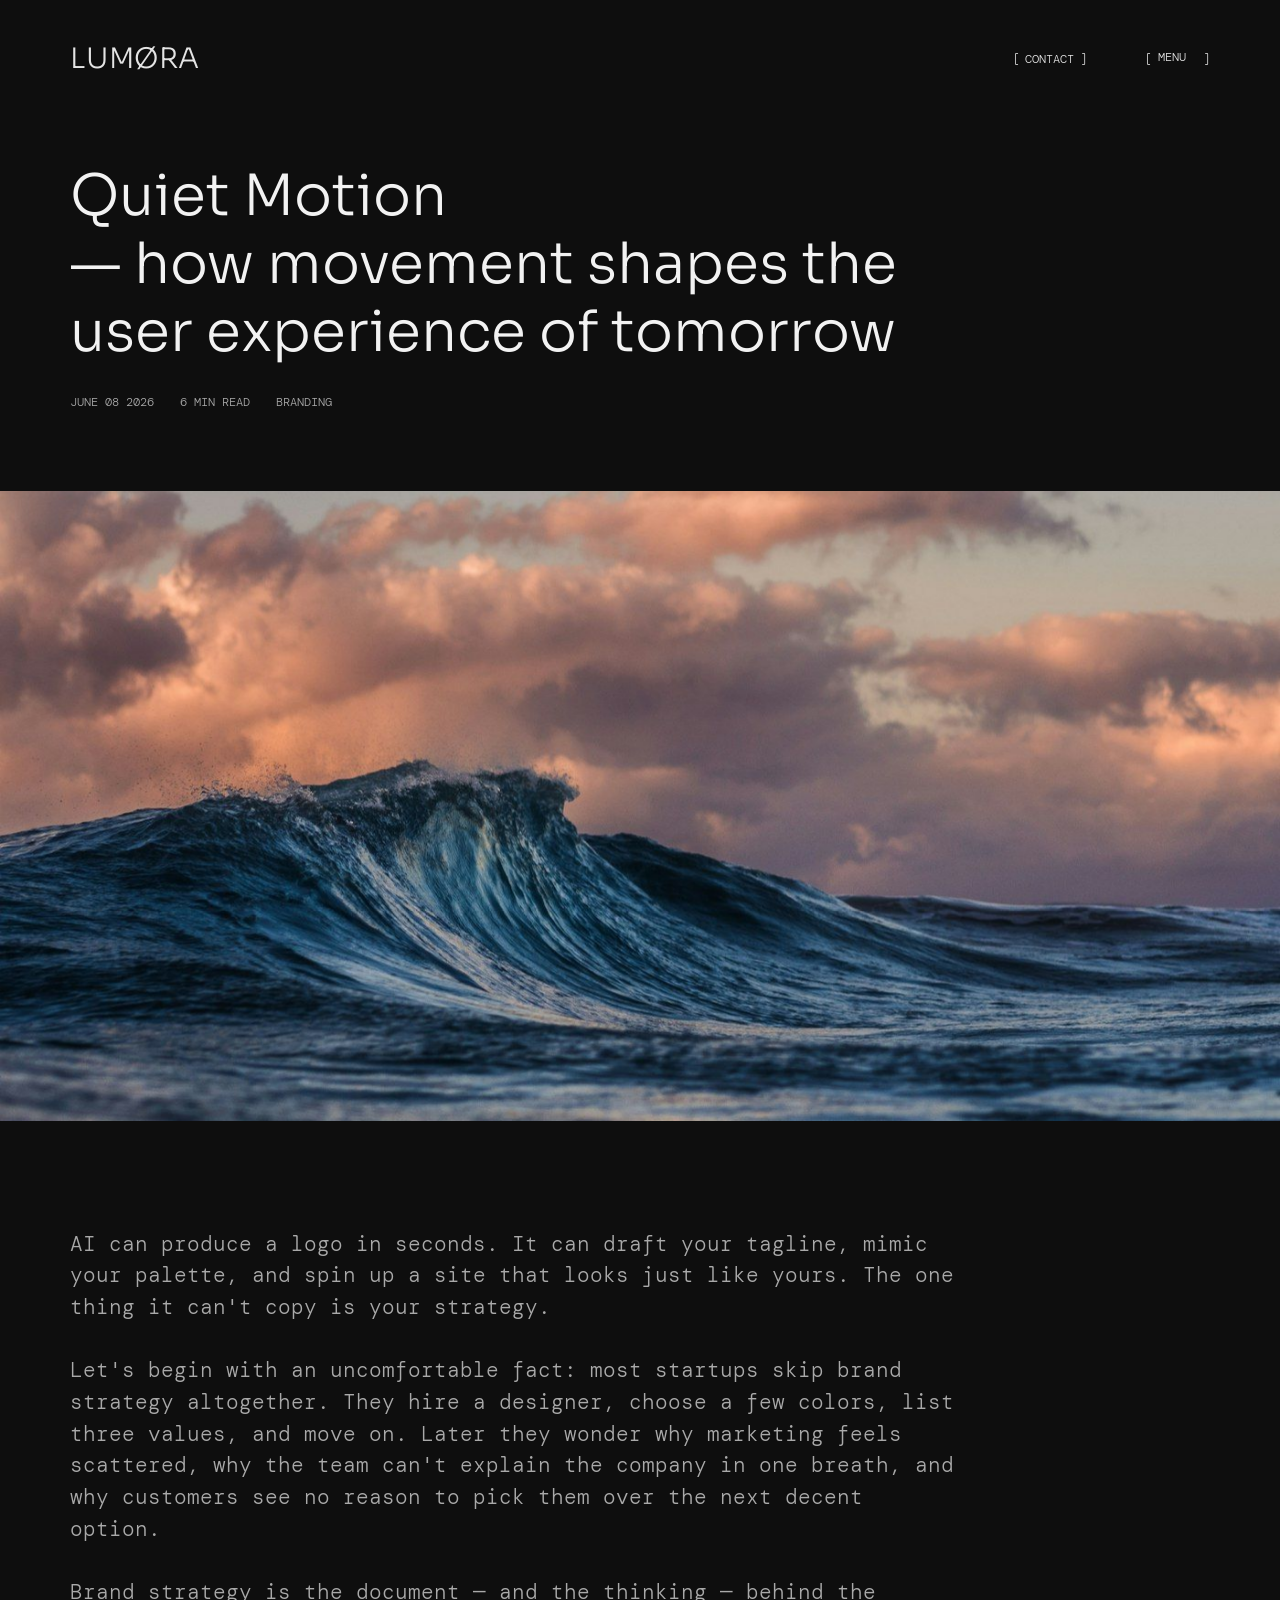
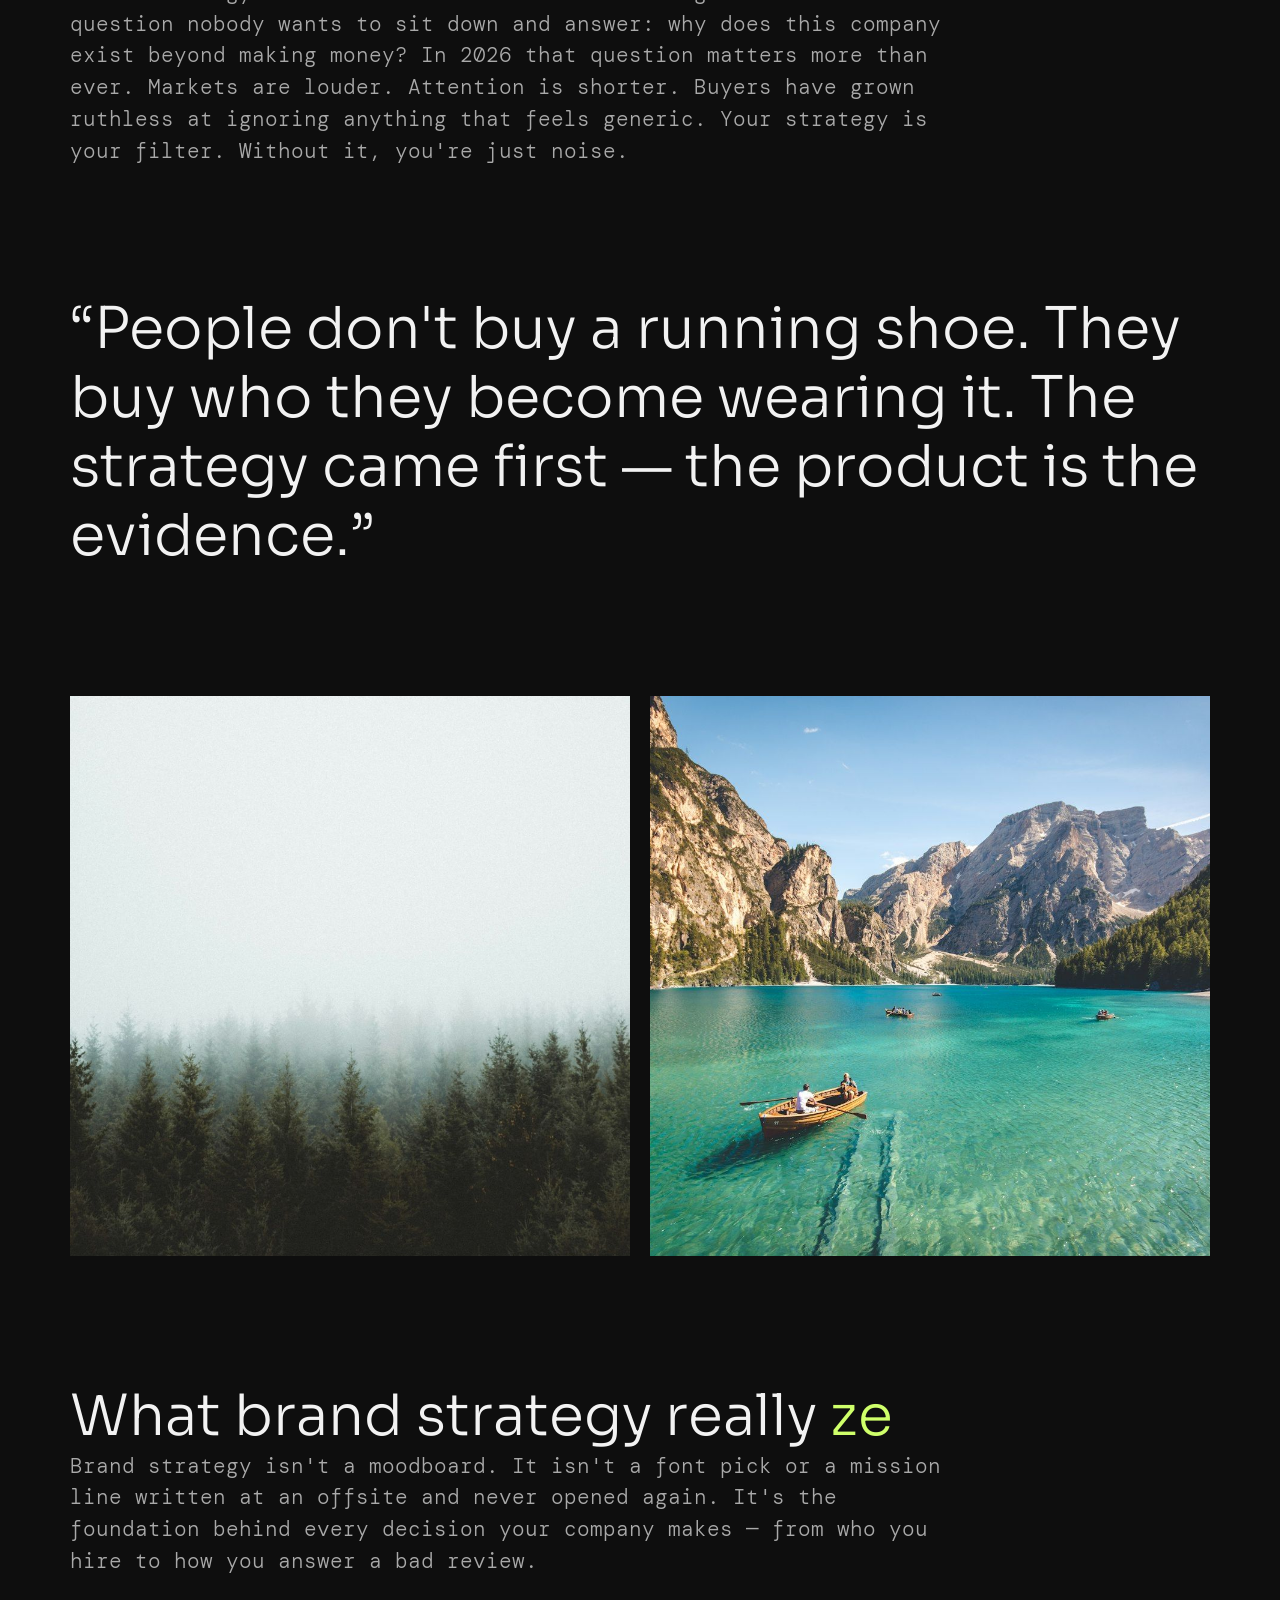
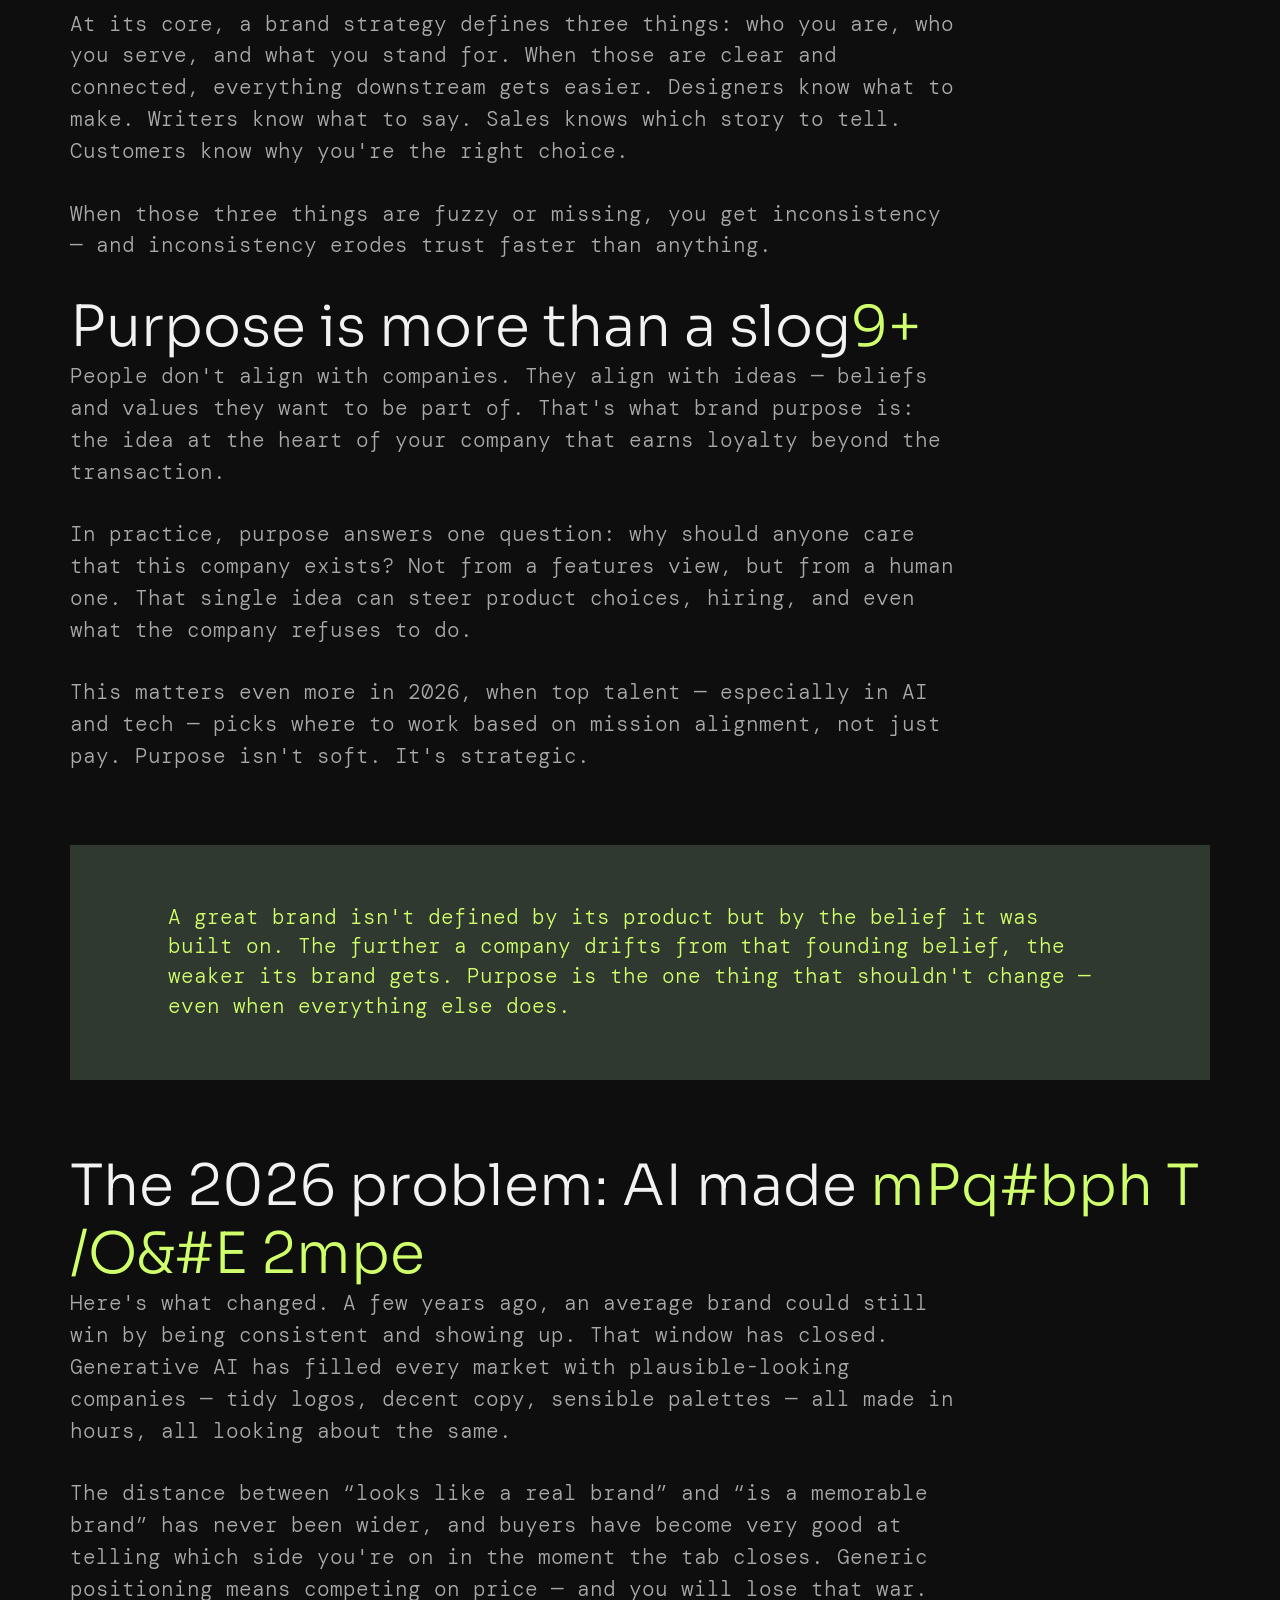
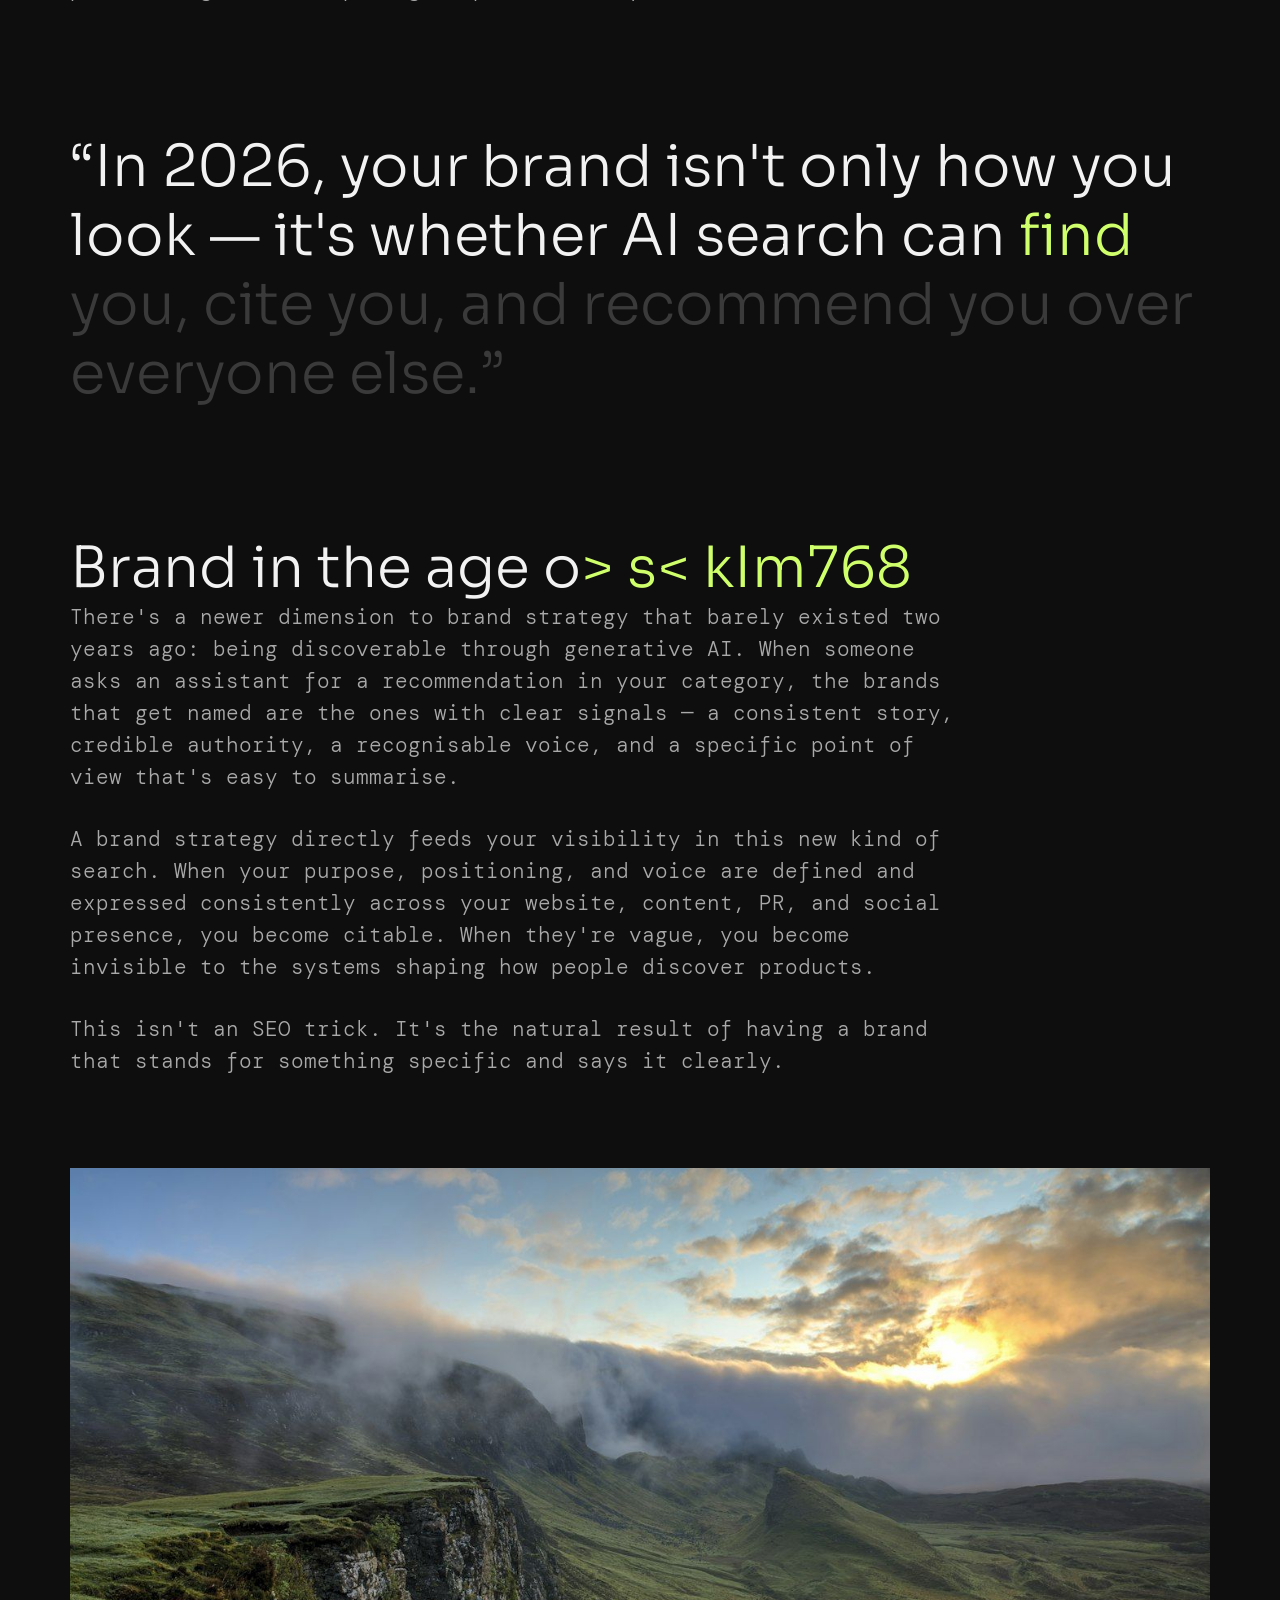
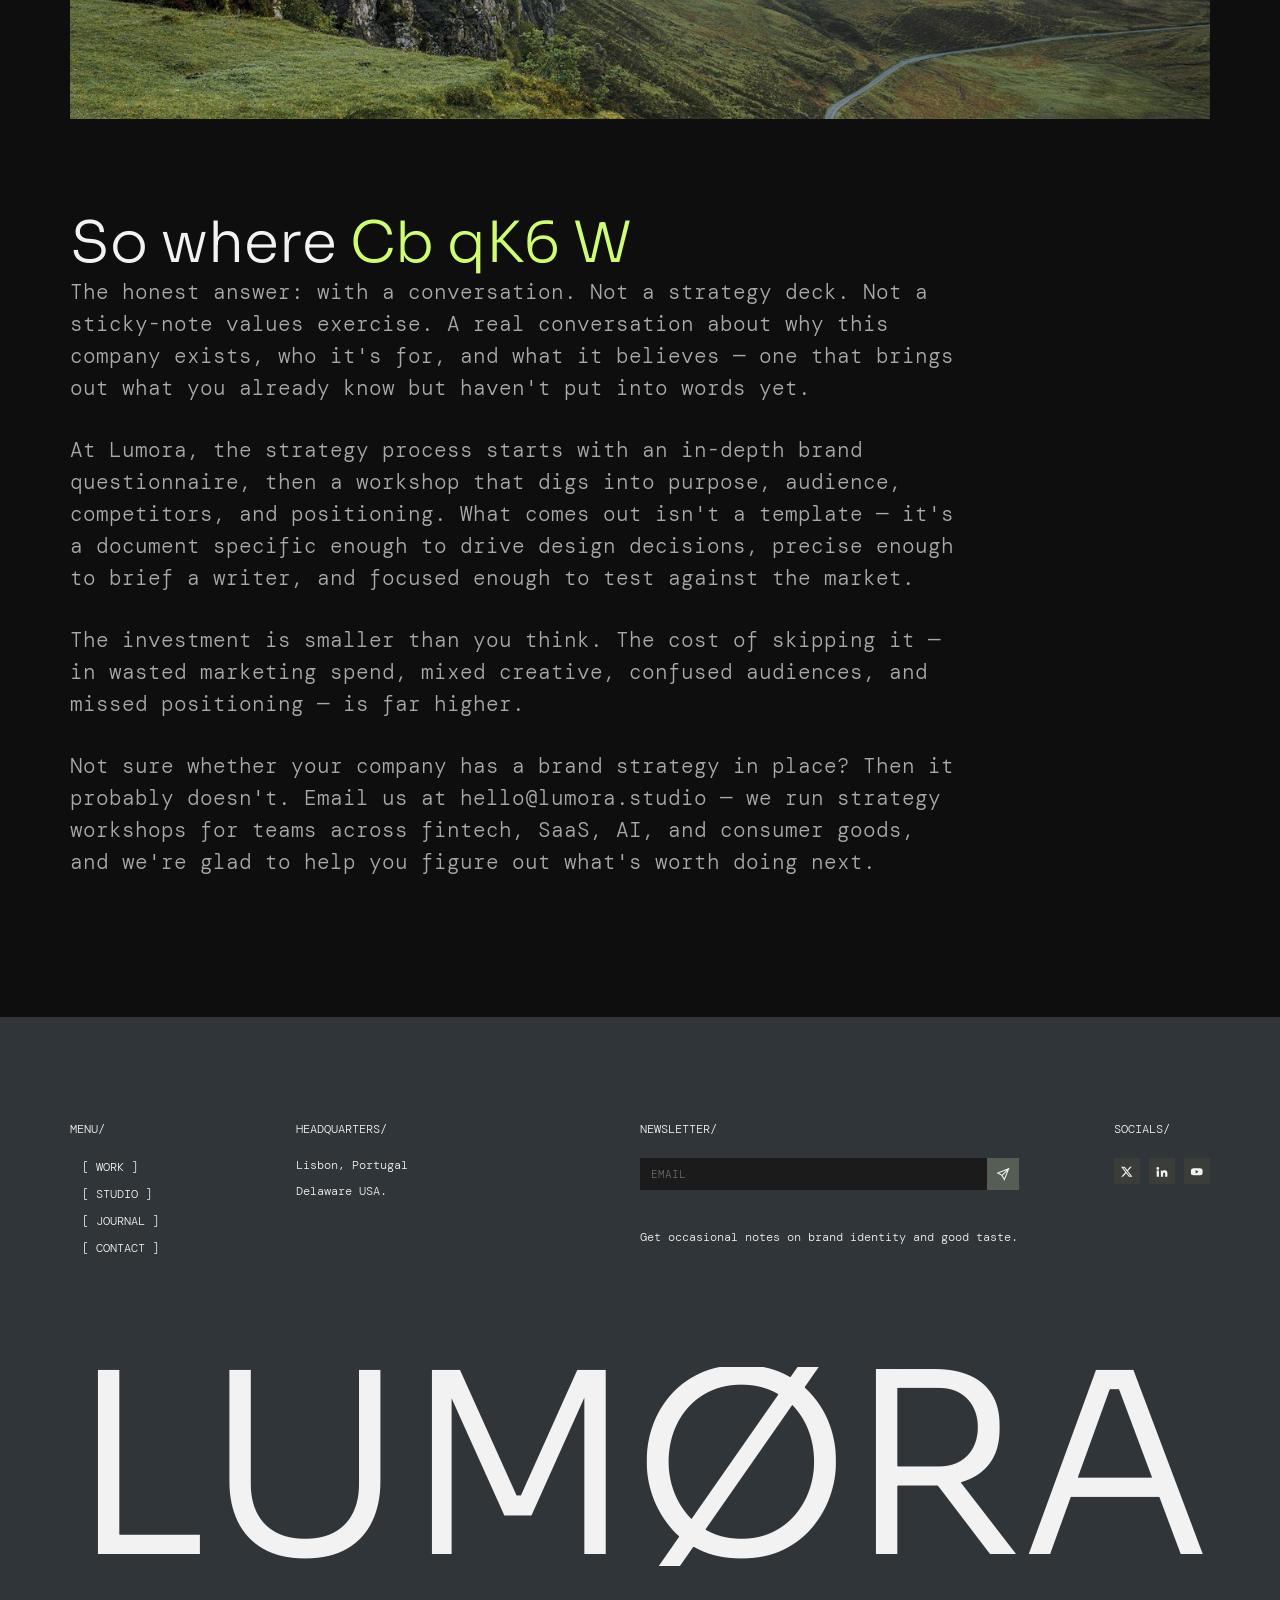
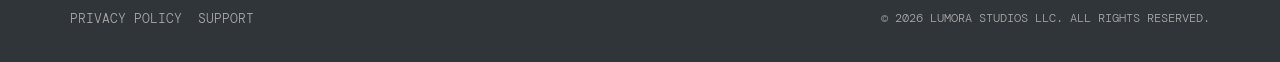
<file: journal-quiet-motion.html>
<!doctype html>
<html lang="en">
<head>
<meta charset="utf-8">
<meta name="viewport" content="width=device-width, initial-scale=1">
<title>Quiet Motion | LUMØRA Journal</title>
<meta name="description" content="Lumora is a brand identity studio for teams that care how things feel.">
<link rel="icon" href="data:image/svg+xml,%3Csvg xmlns='http://www.w3.org/2000/svg' viewBox='0 0 32 32'%3E%3Crect width='32' height='32' fill='%230e0e0e'/%3E%3Ccircle cx='16' cy='16' r='8' fill='none' stroke='%23f2f2f2' stroke-width='2.4'/%3E%3Cpath d='M9 24 23 8' stroke='%23f2f2f2' stroke-width='2.4'/%3E%3C/svg%3E">
<link rel="preconnect" href="https://fonts.googleapis.com"><link rel="preconnect" href="https://fonts.gstatic.com" crossorigin>
<link href="https://fonts.googleapis.com/css2?family=DM+Mono:wght@300;400;500&family=Sora:wght@100..800&display=swap" rel="stylesheet">
<link rel="stylesheet" href="assets/css/site.css">
</head>
<body class="">
<div class="pt cover" data-pt aria-hidden="true"><div class="bigmark pt-mark" aria-label="LUMØRA" role="img" ><span class="ch"><span>L</span></span><span class="ch"><span>U</span></span><span class="ch"><span>M</span></span><span class="ch"><span>Ø</span></span><span class="ch"><span>R</span></span><span class="ch"><span>A</span></span></div></div>
<header class="hdr always-compact" data-hdr="page">
  <a class="logo" href="index.html" aria-label="Lumora home"><div class="logo-mark" aria-label="LUMØRA" role="img" ><span class="ch"><span>L</span></span><span class="ch"><span>U</span></span><span class="ch"><span>M</span></span><span class="ch"><span>Ø</span></span><span class="ch"><span>R</span></span><span class="ch"><span>A</span></span></div></a>
  <nav class="nav" aria-label="Main">
    <span class="collapsible"><a href="work.html">[ <span class="roll"><span>WORK</span><span aria-hidden="true">WORK</span></span> ]</a><a href="studio.html">[ <span class="roll"><span>STUDIO</span><span aria-hidden="true">STUDIO</span></span> ]</a><a href="lab.html">[ <span class="roll"><span>LAB</span><span aria-hidden="true">LAB</span></span> ]</a><a href="contact.html">[ <span class="roll"><span>CONTACT</span><span aria-hidden="true">CONTACT</span></span> ]</a></span>
    <a class="contact-link" href="contact.html">[ <span class="roll"><span>CONTACT</span><span aria-hidden="true">CONTACT</span></span> ]</a>
    <button class="menu-btn" type="button" aria-expanded="false" aria-controls="menu" data-menu-btn>[ <span class="mlabel"><span class="roll"><span>MENU</span><span aria-hidden="true">MENU</span></span></span> <i class="dot"></i> ]</button>
  </nav>
</header>
<div class="menu" id="menu" data-menu aria-hidden="true">
  <nav class="menu-links" aria-label="Menu"><a href="work.html"><span>Work</span></a><a href="studio.html"><span>Studio</span></a><a href="lab.html"><span>Lab</span></a><a href="contact.html"><span>Contact</span></a></nav>
  <div class="menu-side">
    <a href="lab.html"><img src="assets/img/merch.jpg" alt="Field Goods merch cap" loading="lazy"></a>
    <h4>Field Goods</h4><p>A small shop for people who notice details.</p>
    <div class="news"><form data-news novalidate><label class="sr" for="n-4pxma">Email</label><input type="email" placeholder="Email" required aria-label="Email"><button type="submit" aria-label="Subscribe"><svg viewBox="0 0 24 24" fill="none" stroke="currentColor" stroke-width="1.8"><path d="M21 3 10 14M21 3l-7 18-4-7-7-4 18-7Z"/></svg></button></form><div class="ok" aria-live="polite"></div><p>Get occasional notes on brand identity and good taste.</p></div>
    <div class="socials">
  <a href="https://x.com/" target="_blank" rel="noopener" aria-label="X"><svg viewBox="0 0 24 24" fill="currentColor"><path d="M17.8 3h3.1l-6.8 7.7L22 21h-6.2l-4.9-6.3L5.3 21H2.2l7.2-8.3L2 3h6.4l4.4 5.8L17.8 3Zm-1.1 16.2h1.7L7.4 4.7H5.6l11.1 14.5Z"/></svg></a>
  <a href="https://www.linkedin.com/" target="_blank" rel="noopener" aria-label="LinkedIn"><svg viewBox="0 0 24 24" fill="currentColor"><path d="M4.98 3.5a2.5 2.5 0 1 1 0 5 2.5 2.5 0 0 1 0-5ZM3 9.75h4V21H3V9.75Zm6.5 0h3.8v1.6h.06c.53-1 1.84-2.05 3.78-2.05 4.04 0 4.86 2.6 4.86 6V21h-4v-5c0-1.2-.02-2.73-1.66-2.73-1.67 0-1.92 1.3-1.92 2.64V21h-4V9.75Z"/></svg></a>
  <a href="https://www.instagram.com/" target="_blank" rel="noopener" aria-label="Instagram"><svg viewBox="0 0 24 24" fill="none" stroke="currentColor" stroke-width="2"><rect x="3" y="3" width="18" height="18" rx="5"/><circle cx="12" cy="12" r="4"/><circle cx="17.5" cy="6.5" r="1" fill="currentColor"/></svg></a></div>
  </div>
  <div class="menu-foot"><div><a href="privacy-policy.html">Privacy policy</a><a href="support.html">Support</a></div><span>© 2026 LUMORA STUDIOS LLC. All rights reserved.</span></div>
</div>
<main id="main">
<article><header class="art-head"><h1><span class="line "><span>Quiet Motion</span></span><span class="line "><span>— how movement shapes the user experience of tomorrow</span></span></h1><div class="meta"><span>june 08 2026</span><span>6 min read</span><span>Branding</span></div></header>
<div class="art-hero" data-parallax><img src="assets/img/journal-4.jpg" alt=""></div>
<div class="art-body"><p class="fade-up">AI can produce a logo in seconds. It can draft your tagline, mimic your palette, and spin up a site that looks just like yours. The one thing it can't copy is your strategy.</p><p class="fade-up">Let's begin with an uncomfortable fact: most startups skip brand strategy altogether. They hire a designer, choose a few colors, list three values, and move on. Later they wonder why marketing feels scattered, why the team can't explain the company in one breath, and why customers see no reason to pick them over the next decent option.</p><p class="fade-up">Brand strategy is the document — and the thinking — behind the question nobody wants to sit down and answer: why does this company exist beyond making money? In 2026 that question matters more than ever. Markets are louder. Attention is shorter. Buyers have grown ruthless at ignoring anything that feels generic. Your strategy is your filter. Without it, you're just noise.</p>
<blockquote class="reveal-words" data-words>“People don't buy a running shoe. They buy who they become wearing it. The strategy came first — the product is the evidence.”</blockquote>
<div class="duo"><img class="fade-up" src="assets/img/article-2.jpg" alt="" loading="lazy"><img class="fade-up" src="assets/img/article-3.jpg" alt="" loading="lazy"></div>
<h2 data-scramble>What brand strategy really is</h2><p class="fade-up">Brand strategy isn't a moodboard. It isn't a font pick or a mission line written at an offsite and never opened again. It's the foundation behind every decision your company makes — from who you hire to how you answer a bad review.</p><p class="fade-up">At its core, a brand strategy defines three things: who you are, who you serve, and what you stand for. When those are clear and connected, everything downstream gets easier. Designers know what to make. Writers know what to say. Sales knows which story to tell. Customers know why you're the right choice.</p><p class="fade-up">When those three things are fuzzy or missing, you get inconsistency — and inconsistency erodes trust faster than anything.</p>
<h2 data-scramble>Purpose is more than a slogan</h2><p class="fade-up">People don't align with companies. They align with ideas — beliefs and values they want to be part of. That's what brand purpose is: the idea at the heart of your company that earns loyalty beyond the transaction.</p><p class="fade-up">In practice, purpose answers one question: why should anyone care that this company exists? Not from a features view, but from a human one. That single idea can steer product choices, hiring, and even what the company refuses to do.</p><p class="fade-up">This matters even more in 2026, when top talent — especially in AI and tech — picks where to work based on mission alignment, not just pay. Purpose isn't soft. It's strategic.</p>
<div class="callbox fade-up"><p>A great brand isn't defined by its product but by the belief it was built on. The further a company drifts from that founding belief, the weaker its brand gets. Purpose is the one thing that shouldn't change — even when everything else does.</p></div>
<h2 data-scramble>The 2026 problem: AI made generic brands invisible</h2><p class="fade-up">Here's what changed. A few years ago, an average brand could still win by being consistent and showing up. That window has closed. Generative AI has filled every market with plausible-looking companies — tidy logos, decent copy, sensible palettes — all made in hours, all looking about the same.</p><p class="fade-up">The distance between “looks like a real brand” and “is a memorable brand” has never been wider, and buyers have become very good at telling which side you're on in the moment the tab closes. Generic positioning means competing on price — and you will lose that war.</p>
<blockquote class="reveal-words" data-words>“In 2026, your brand isn't only how you look — it's whether AI search can find you, cite you, and recommend you over everyone else.”</blockquote>
<h2 data-scramble>Brand in the age of AI search</h2><p class="fade-up">There's a newer dimension to brand strategy that barely existed two years ago: being discoverable through generative AI. When someone asks an assistant for a recommendation in your category, the brands that get named are the ones with clear signals — a consistent story, credible authority, a recognisable voice, and a specific point of view that's easy to summarise.</p><p class="fade-up">A brand strategy directly feeds your visibility in this new kind of search. When your purpose, positioning, and voice are defined and expressed consistently across your website, content, PR, and social presence, you become citable. When they're vague, you become invisible to the systems shaping how people discover products.</p><p class="fade-up">This isn't an SEO trick. It's the natural result of having a brand that stands for something specific and says it clearly.</p>
<div class="wide fade-up"><img src="assets/img/article-4.jpg" alt="" loading="lazy"></div>
<h2 data-scramble>So where do you begin?</h2><p class="fade-up">The honest answer: with a conversation. Not a strategy deck. Not a sticky-note values exercise. A real conversation about why this company exists, who it's for, and what it believes — one that brings out what you already know but haven't put into words yet.</p><p class="fade-up">At Lumora, the strategy process starts with an in-depth brand questionnaire, then a workshop that digs into purpose, audience, competitors, and positioning. What comes out isn't a template — it's a document specific enough to drive design decisions, precise enough to brief a writer, and focused enough to test against the market.</p><p class="fade-up">The investment is smaller than you think. The cost of skipping it — in wasted marketing spend, mixed creative, confused audiences, and missed positioning — is far higher.</p><p class="fade-up">Not sure whether your company has a brand strategy in place? Then it probably doesn't. Email us at hello@lumora.studio — we run strategy workshops for teams across fintech, SaaS, AI, and consumer goods, and we're glad to help you figure out what's worth doing next.</p></div></article>
</main>
<footer class="ftr" style="--ftr-bg:#303539">
  <div class="ftr-cols">
    <div class="ftr-menu"><h5>Menu/</h5><a href="work.html"><span class="roll"><span>Work</span><span aria-hidden="true">Work</span></span></a><a href="studio.html"><span class="roll"><span>Studio</span><span aria-hidden="true">Studio</span></span></a><a href="journal.html"><span class="roll"><span>Journal</span><span aria-hidden="true">Journal</span></span></a><a href="contact.html"><span class="roll"><span>Contact</span><span aria-hidden="true">Contact</span></span></a></div>
    <div class="ftr-hq"><h5>Headquarters/</h5><p>Lisbon, Portugal</p><p>Delaware USA.</p></div>
    <div class="ftr-news"><h5>Newsletter/</h5><div class="news"><form data-news novalidate><label class="sr" for="n-gckws">Email</label><input type="email" placeholder="Email" required aria-label="Email"><button type="submit" aria-label="Subscribe"><svg viewBox="0 0 24 24" fill="none" stroke="currentColor" stroke-width="1.8"><path d="M21 3 10 14M21 3l-7 18-4-7-7-4 18-7Z"/></svg></button></form><div class="ok" aria-live="polite"></div><p>Get occasional notes on brand identity and good taste.</p></div></div>
    <div><h5>Socials/</h5><div class="socials">
  <a href="https://x.com/" target="_blank" rel="noopener" aria-label="X"><svg viewBox="0 0 24 24" fill="currentColor"><path d="M17.8 3h3.1l-6.8 7.7L22 21h-6.2l-4.9-6.3L5.3 21H2.2l7.2-8.3L2 3h6.4l4.4 5.8L17.8 3Zm-1.1 16.2h1.7L7.4 4.7H5.6l11.1 14.5Z"/></svg></a>
  <a href="https://www.linkedin.com/" target="_blank" rel="noopener" aria-label="LinkedIn"><svg viewBox="0 0 24 24" fill="currentColor"><path d="M4.98 3.5a2.5 2.5 0 1 1 0 5 2.5 2.5 0 0 1 0-5ZM3 9.75h4V21H3V9.75Zm6.5 0h3.8v1.6h.06c.53-1 1.84-2.05 3.78-2.05 4.04 0 4.86 2.6 4.86 6V21h-4v-5c0-1.2-.02-2.73-1.66-2.73-1.67 0-1.92 1.3-1.92 2.64V21h-4V9.75Z"/></svg></a>
  <a href="https://www.instagram.com/" target="_blank" rel="noopener" aria-label="YouTube"><svg viewBox="0 0 24 24" fill="currentColor"><path d="M22 8.2a3 3 0 0 0-2.1-2.1C18 5.6 12 5.6 12 5.6s-6 0-7.9.5A3 3 0 0 0 2 8.2 31 31 0 0 0 1.6 12c0 1.3.1 2.5.4 3.8a3 3 0 0 0 2.1 2.1c1.9.5 7.9.5 7.9.5s6 0 7.9-.5a3 3 0 0 0 2.1-2.1c.3-1.3.4-2.5.4-3.8s-.1-2.5-.4-3.8ZM10 15.2V8.8l5.2 3.2-5.2 3.2Z"/></svg></a></div></div>
  </div>
  <div class="ftr-mark" data-ftr-mark><div class="bigmark foot-mark" aria-label="LUMØRA" role="img" ><span class="ch"><span>L</span></span><span class="ch"><span>U</span></span><span class="ch"><span>M</span></span><span class="ch"><span>Ø</span></span><span class="ch"><span>R</span></span><span class="ch"><span>A</span></span></div><canvas aria-hidden="true"></canvas></div>
  <div class="ftr-base"><div><a href="privacy-policy.html">Privacy policy</a><a href="support.html">Support</a></div><span>© 2026 LUMORA STUDIOS LLC. All rights reserved.</span></div>
</footer>
<div class="cookie" data-cookie hidden role="dialog" aria-label="Cookie notice">
  <div class="cookie-top"><img src="assets/img/cookie.jpg" alt="" width="40" height="40"><h4>Hold on, a quick word from the control room…</h4></div>
  <p>A tiny signal in the noise. We use cookies to see how the site is doing — nothing shady, no hidden agenda.</p>
  <div class="cookie-actions"><button class="yes" type="button" data-cookie-yes>Sounds fair, go ahead</button><button class="no" type="button" data-cookie-no>No thanks</button></div>
</div>
<div class="cursor" data-cursor aria-hidden="true"><i></i><b>View</b></div>
<script src="assets/js/main.js" defer></script>
</body>
</html>
</file>
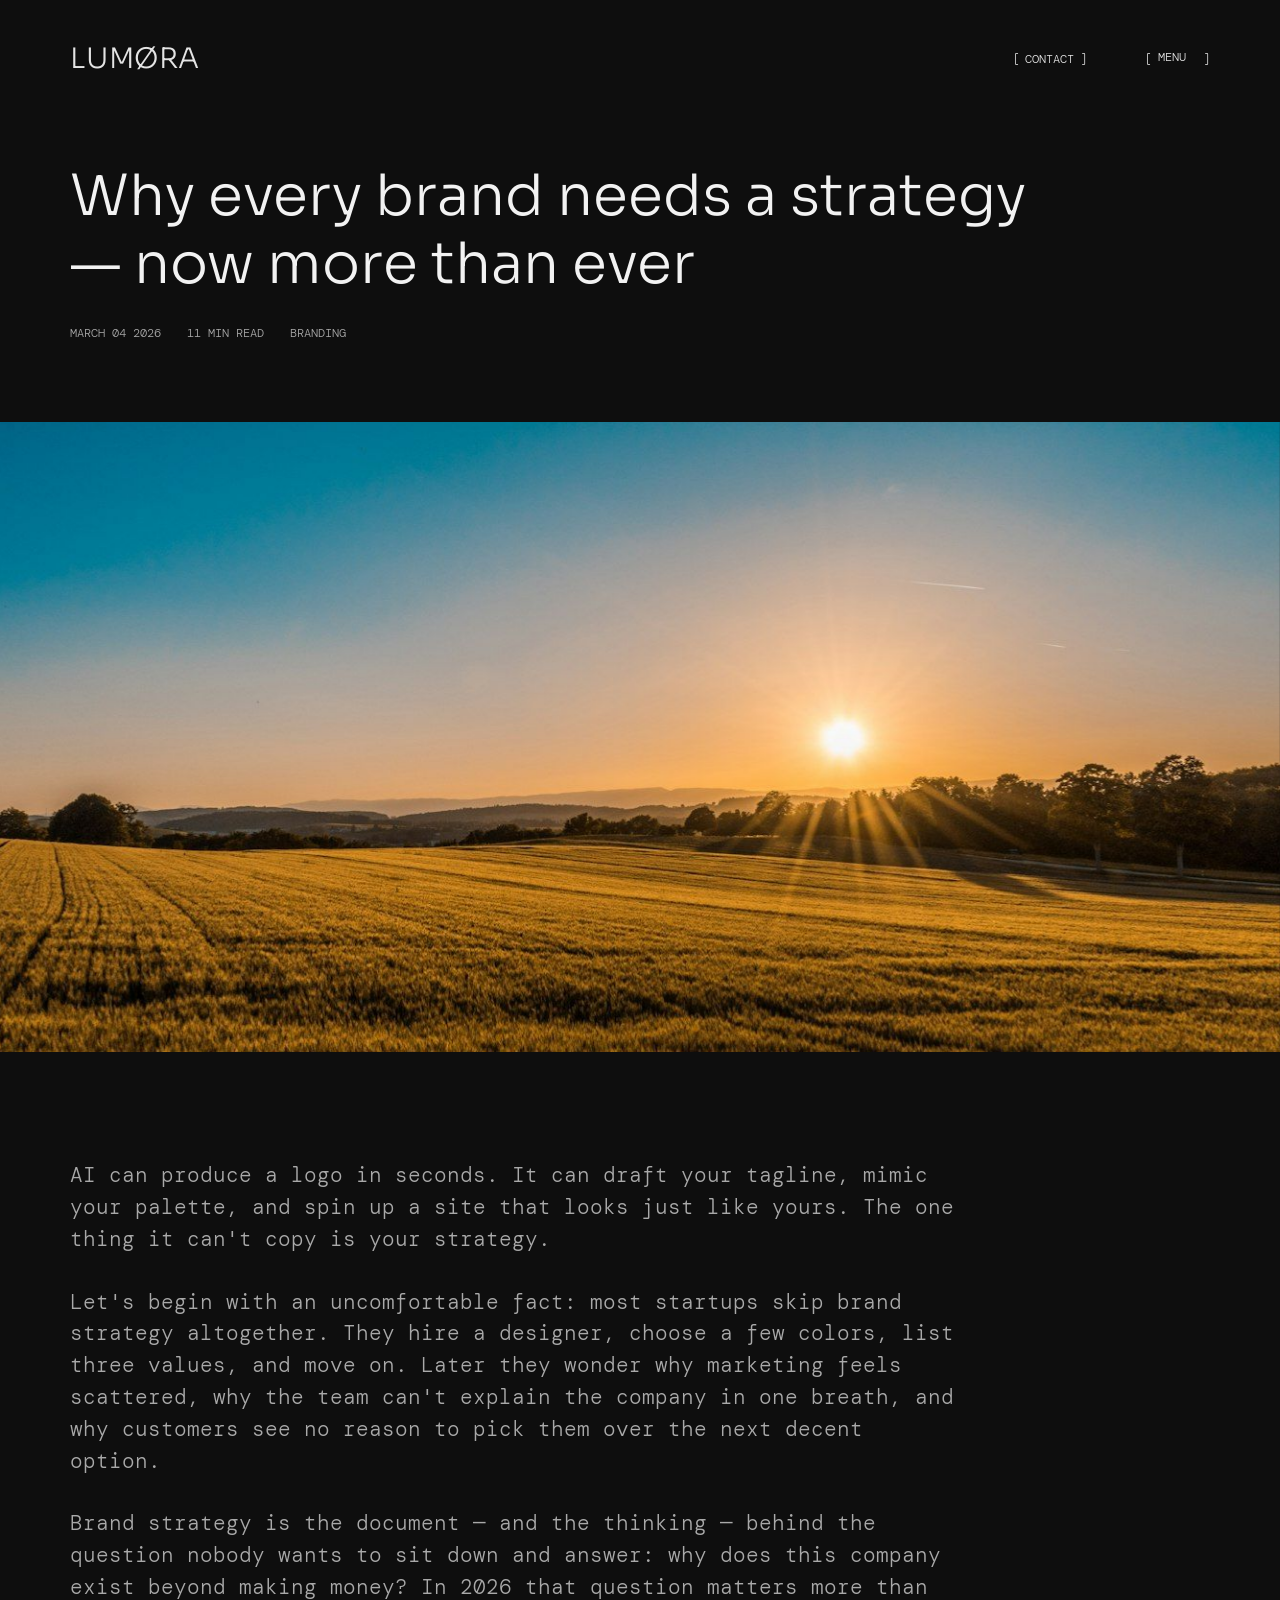
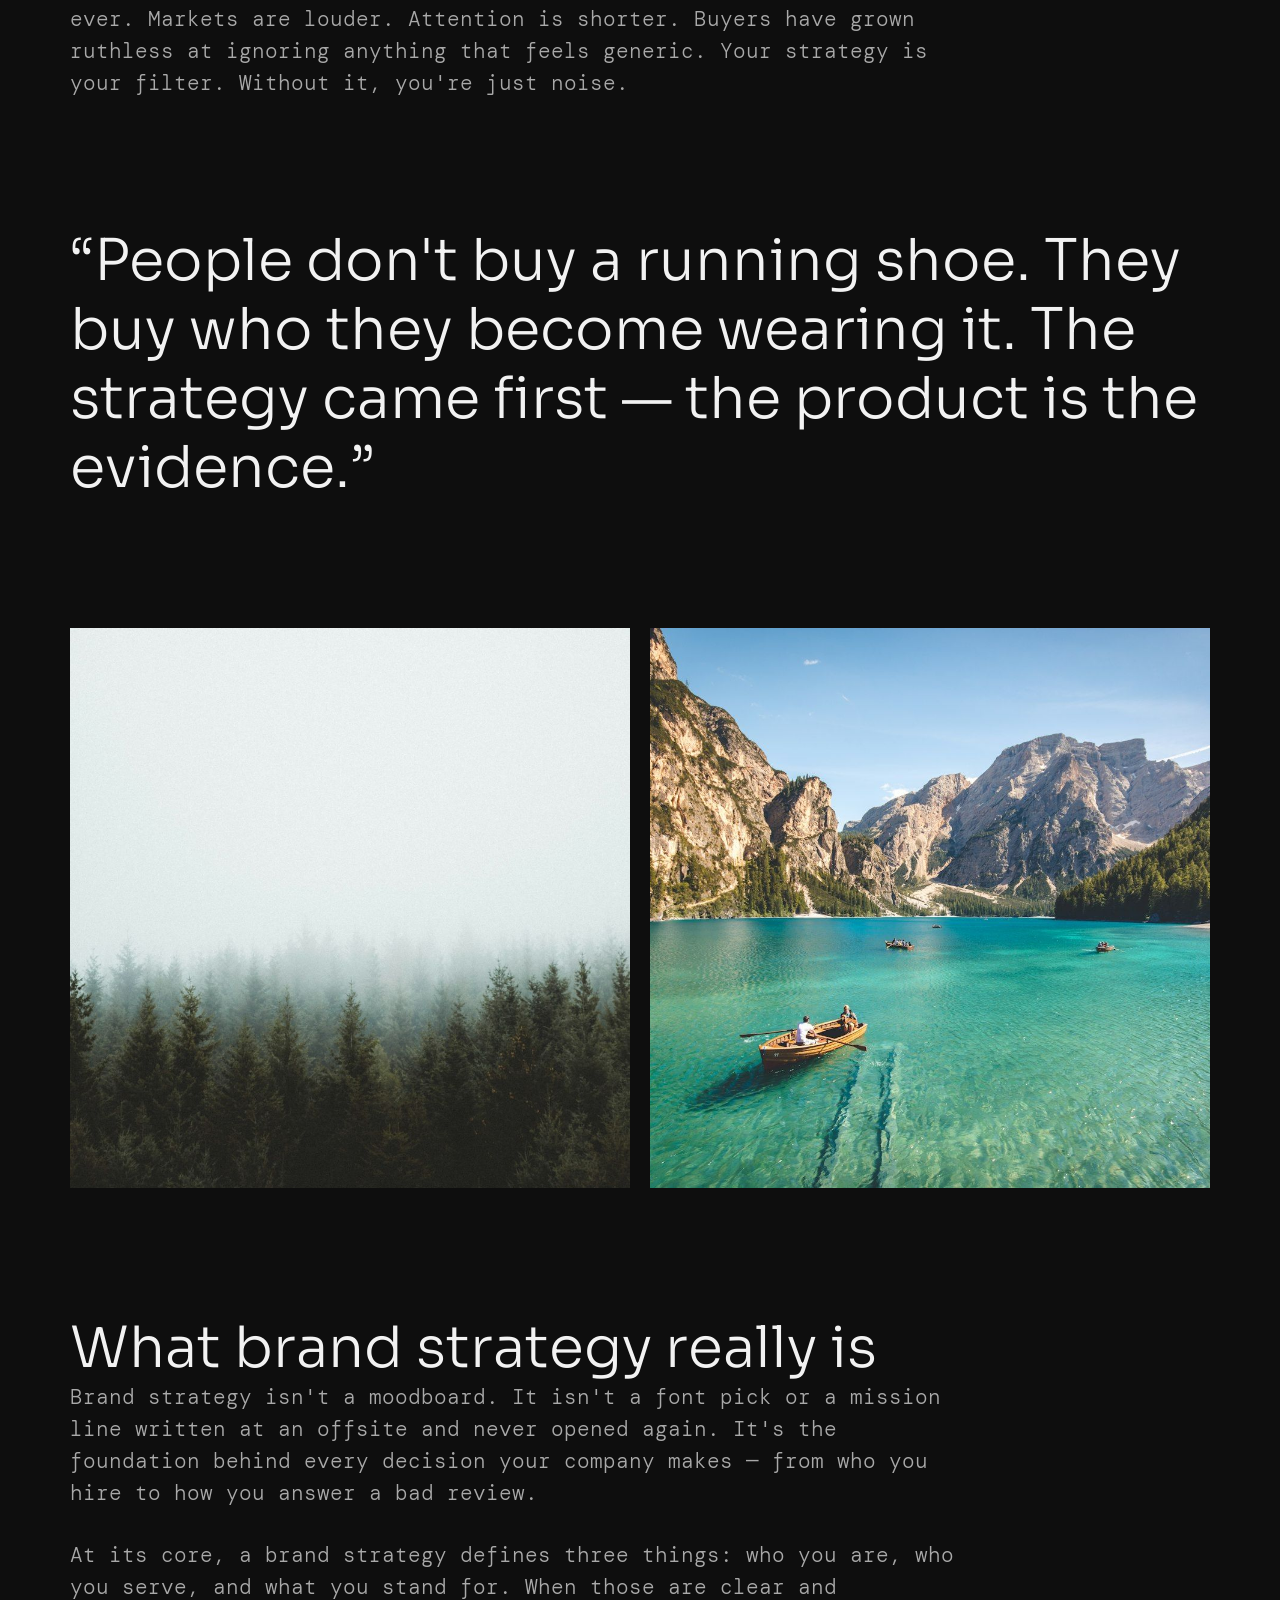
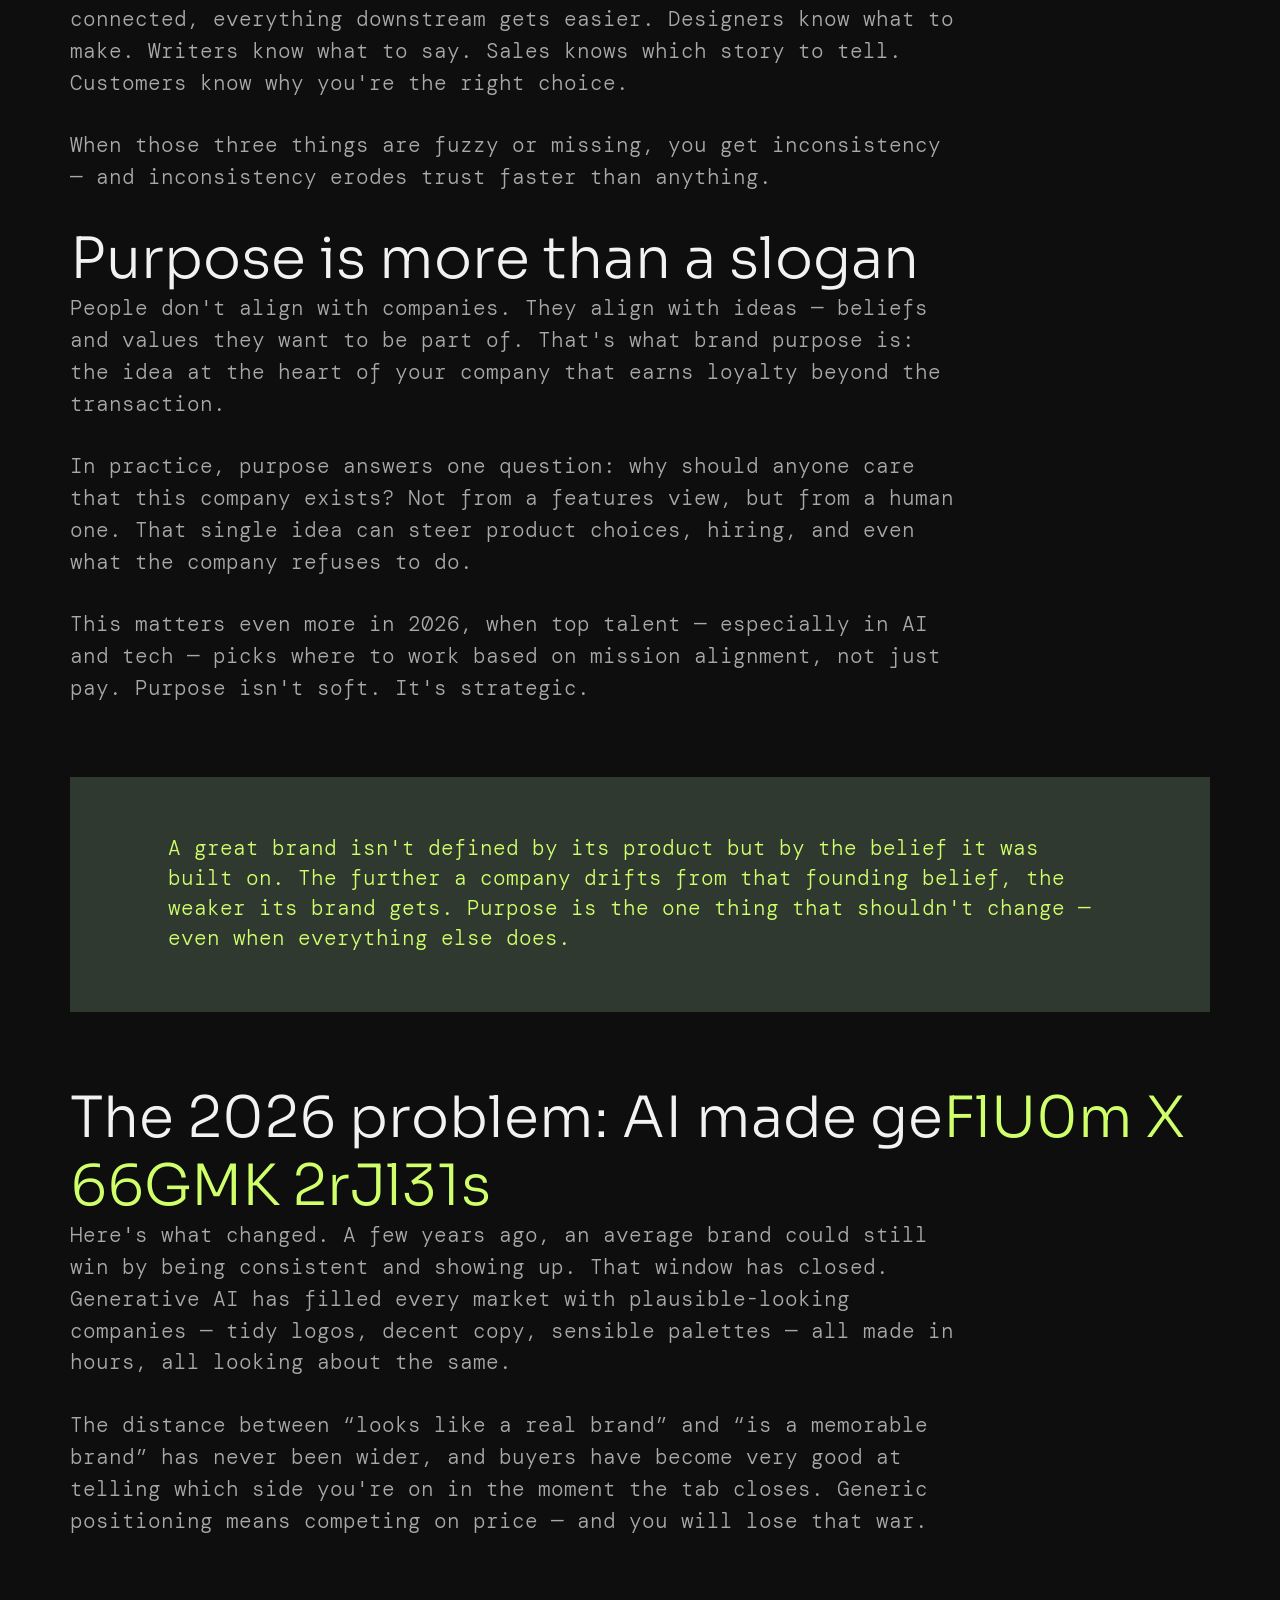
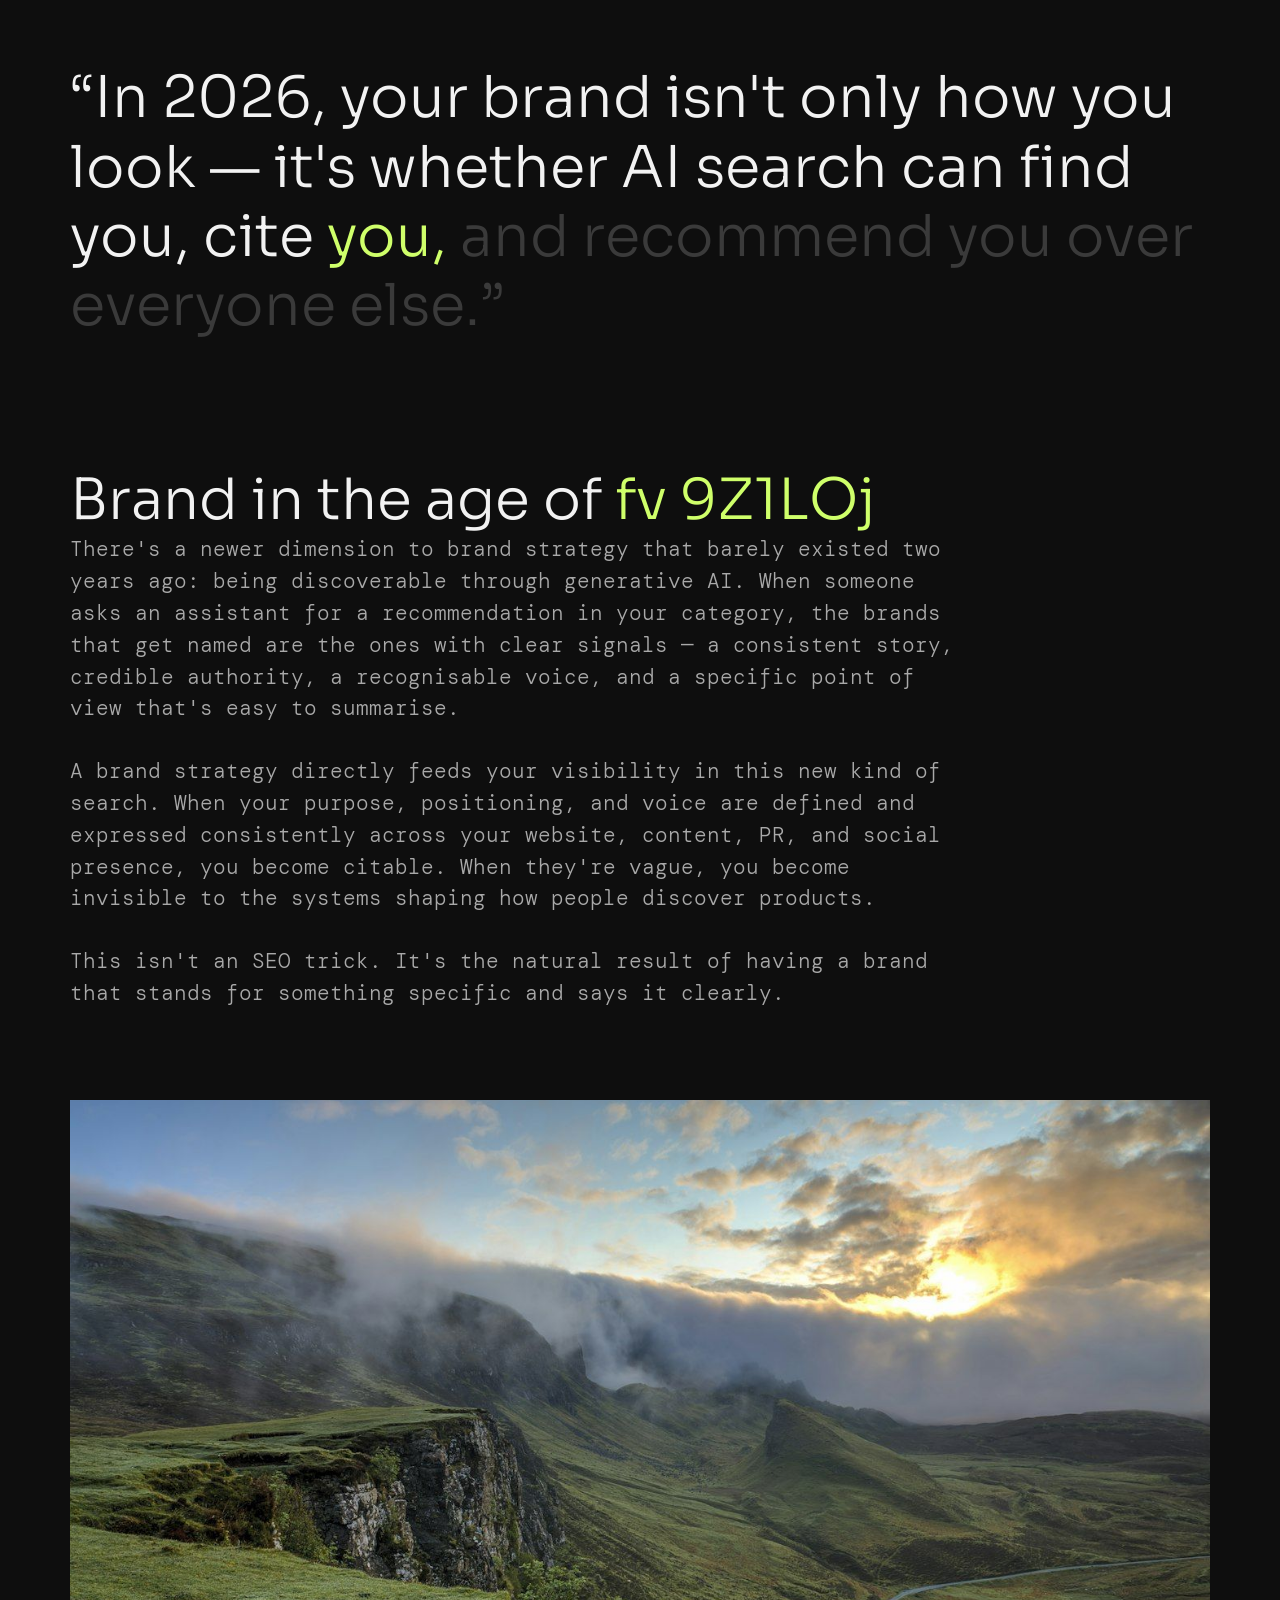
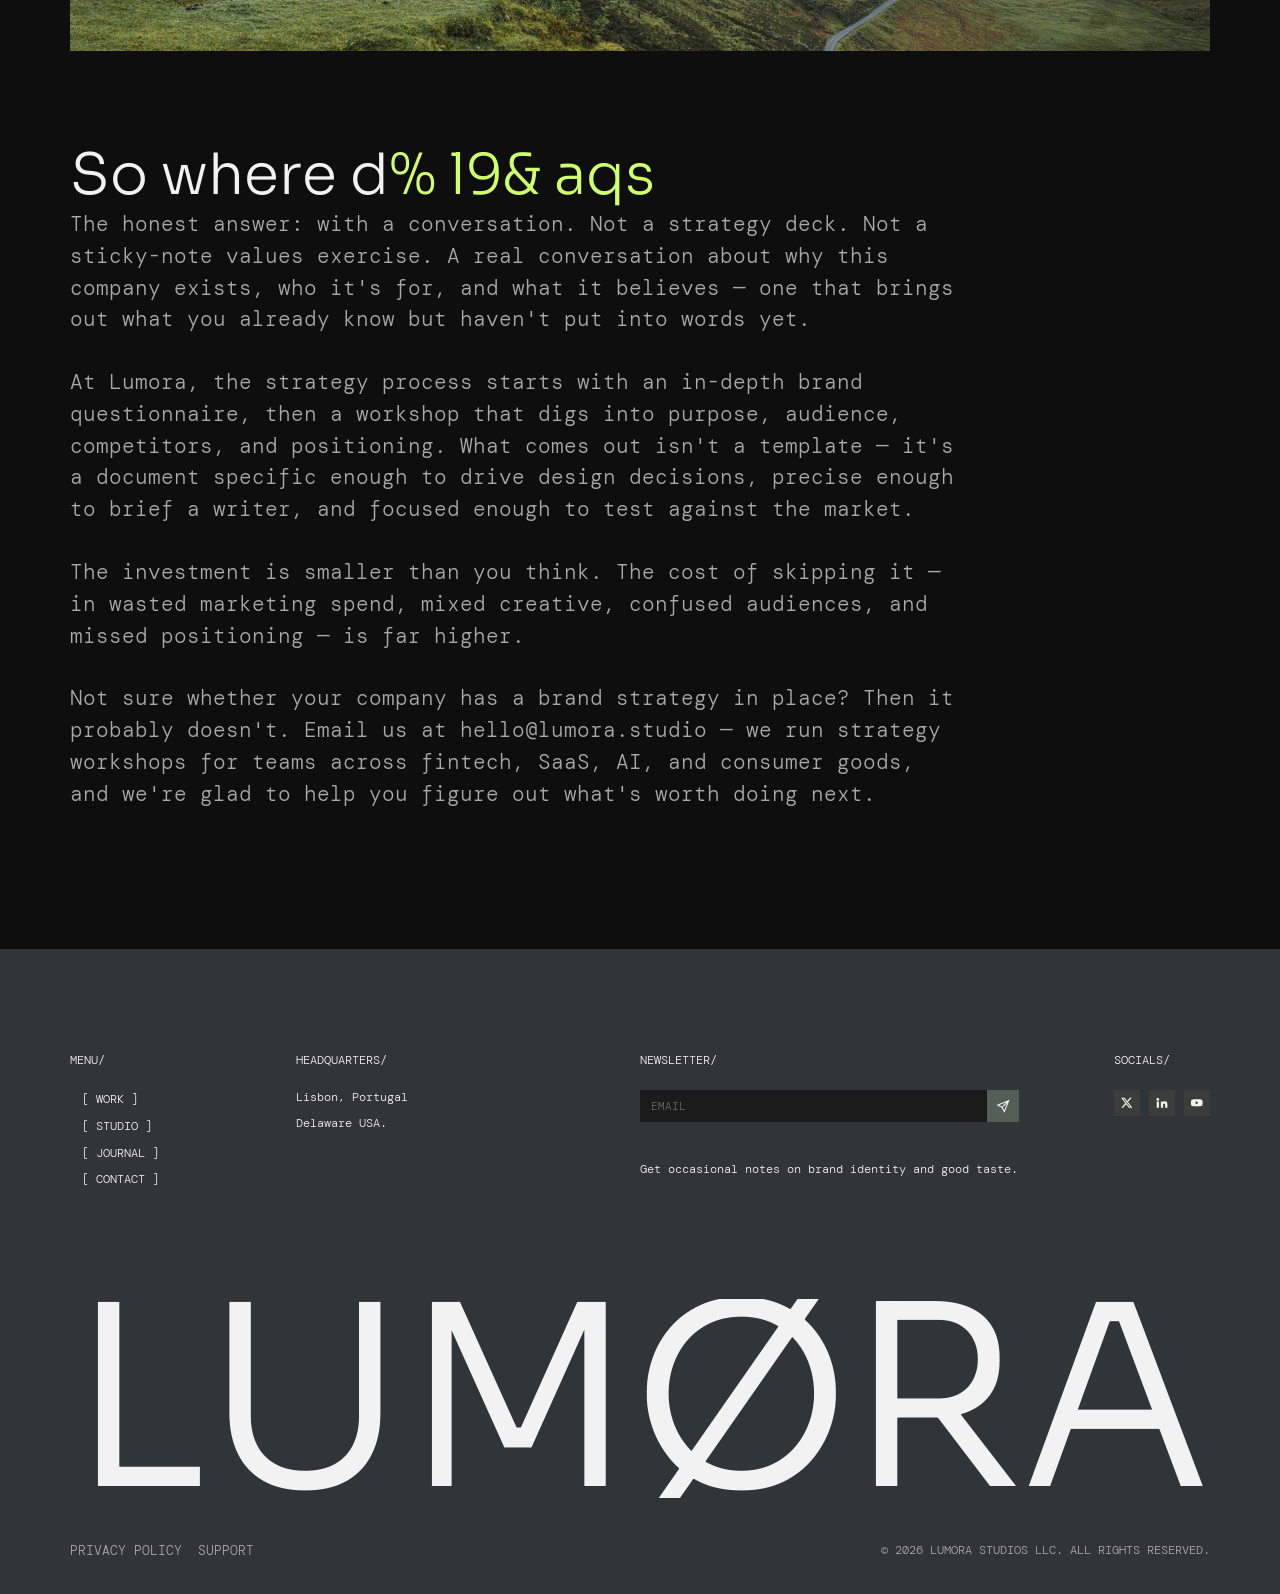
<file: journal-strategy-first.html>
<!doctype html>
<html lang="en">
<head>
<meta charset="utf-8">
<meta name="viewport" content="width=device-width, initial-scale=1">
<title>Strategy Comes First | LUMØRA Journal</title>
<meta name="description" content="Lumora is a brand identity studio for teams that care how things feel.">
<link rel="icon" href="data:image/svg+xml,%3Csvg xmlns='http://www.w3.org/2000/svg' viewBox='0 0 32 32'%3E%3Crect width='32' height='32' fill='%230e0e0e'/%3E%3Ccircle cx='16' cy='16' r='8' fill='none' stroke='%23f2f2f2' stroke-width='2.4'/%3E%3Cpath d='M9 24 23 8' stroke='%23f2f2f2' stroke-width='2.4'/%3E%3C/svg%3E">
<link rel="preconnect" href="https://fonts.googleapis.com"><link rel="preconnect" href="https://fonts.gstatic.com" crossorigin>
<link href="https://fonts.googleapis.com/css2?family=DM+Mono:wght@300;400;500&family=Sora:wght@100..800&display=swap" rel="stylesheet">
<link rel="stylesheet" href="assets/css/site.css">
</head>
<body class="">
<div class="pt cover" data-pt aria-hidden="true"><div class="bigmark pt-mark" aria-label="LUMØRA" role="img" ><span class="ch"><span>L</span></span><span class="ch"><span>U</span></span><span class="ch"><span>M</span></span><span class="ch"><span>Ø</span></span><span class="ch"><span>R</span></span><span class="ch"><span>A</span></span></div></div>
<header class="hdr always-compact" data-hdr="page">
  <a class="logo" href="index.html" aria-label="Lumora home"><div class="logo-mark" aria-label="LUMØRA" role="img" ><span class="ch"><span>L</span></span><span class="ch"><span>U</span></span><span class="ch"><span>M</span></span><span class="ch"><span>Ø</span></span><span class="ch"><span>R</span></span><span class="ch"><span>A</span></span></div></a>
  <nav class="nav" aria-label="Main">
    <span class="collapsible"><a href="work.html">[ <span class="roll"><span>WORK</span><span aria-hidden="true">WORK</span></span> ]</a><a href="studio.html">[ <span class="roll"><span>STUDIO</span><span aria-hidden="true">STUDIO</span></span> ]</a><a href="lab.html">[ <span class="roll"><span>LAB</span><span aria-hidden="true">LAB</span></span> ]</a><a href="contact.html">[ <span class="roll"><span>CONTACT</span><span aria-hidden="true">CONTACT</span></span> ]</a></span>
    <a class="contact-link" href="contact.html">[ <span class="roll"><span>CONTACT</span><span aria-hidden="true">CONTACT</span></span> ]</a>
    <button class="menu-btn" type="button" aria-expanded="false" aria-controls="menu" data-menu-btn>[ <span class="mlabel"><span class="roll"><span>MENU</span><span aria-hidden="true">MENU</span></span></span> <i class="dot"></i> ]</button>
  </nav>
</header>
<div class="menu" id="menu" data-menu aria-hidden="true">
  <nav class="menu-links" aria-label="Menu"><a href="work.html"><span>Work</span></a><a href="studio.html"><span>Studio</span></a><a href="lab.html"><span>Lab</span></a><a href="contact.html"><span>Contact</span></a></nav>
  <div class="menu-side">
    <a href="lab.html"><img src="assets/img/merch.jpg" alt="Field Goods merch cap" loading="lazy"></a>
    <h4>Field Goods</h4><p>A small shop for people who notice details.</p>
    <div class="news"><form data-news novalidate><label class="sr" for="n-jezr5">Email</label><input type="email" placeholder="Email" required aria-label="Email"><button type="submit" aria-label="Subscribe"><svg viewBox="0 0 24 24" fill="none" stroke="currentColor" stroke-width="1.8"><path d="M21 3 10 14M21 3l-7 18-4-7-7-4 18-7Z"/></svg></button></form><div class="ok" aria-live="polite"></div><p>Get occasional notes on brand identity and good taste.</p></div>
    <div class="socials">
  <a href="https://x.com/" target="_blank" rel="noopener" aria-label="X"><svg viewBox="0 0 24 24" fill="currentColor"><path d="M17.8 3h3.1l-6.8 7.7L22 21h-6.2l-4.9-6.3L5.3 21H2.2l7.2-8.3L2 3h6.4l4.4 5.8L17.8 3Zm-1.1 16.2h1.7L7.4 4.7H5.6l11.1 14.5Z"/></svg></a>
  <a href="https://www.linkedin.com/" target="_blank" rel="noopener" aria-label="LinkedIn"><svg viewBox="0 0 24 24" fill="currentColor"><path d="M4.98 3.5a2.5 2.5 0 1 1 0 5 2.5 2.5 0 0 1 0-5ZM3 9.75h4V21H3V9.75Zm6.5 0h3.8v1.6h.06c.53-1 1.84-2.05 3.78-2.05 4.04 0 4.86 2.6 4.86 6V21h-4v-5c0-1.2-.02-2.73-1.66-2.73-1.67 0-1.92 1.3-1.92 2.64V21h-4V9.75Z"/></svg></a>
  <a href="https://www.instagram.com/" target="_blank" rel="noopener" aria-label="Instagram"><svg viewBox="0 0 24 24" fill="none" stroke="currentColor" stroke-width="2"><rect x="3" y="3" width="18" height="18" rx="5"/><circle cx="12" cy="12" r="4"/><circle cx="17.5" cy="6.5" r="1" fill="currentColor"/></svg></a></div>
  </div>
  <div class="menu-foot"><div><a href="privacy-policy.html">Privacy policy</a><a href="support.html">Support</a></div><span>© 2026 LUMORA STUDIOS LLC. All rights reserved.</span></div>
</div>
<main id="main">
<article><header class="art-head"><h1><span class="line "><span>Why every brand needs a strategy</span></span><span class="line "><span>— now more than ever</span></span></h1><div class="meta"><span>march 04 2026</span><span>11 min read</span><span>Branding</span></div></header>
<div class="art-hero" data-parallax><img src="assets/img/article-1.jpg" alt=""></div>
<div class="art-body"><p class="fade-up">AI can produce a logo in seconds. It can draft your tagline, mimic your palette, and spin up a site that looks just like yours. The one thing it can't copy is your strategy.</p><p class="fade-up">Let's begin with an uncomfortable fact: most startups skip brand strategy altogether. They hire a designer, choose a few colors, list three values, and move on. Later they wonder why marketing feels scattered, why the team can't explain the company in one breath, and why customers see no reason to pick them over the next decent option.</p><p class="fade-up">Brand strategy is the document — and the thinking — behind the question nobody wants to sit down and answer: why does this company exist beyond making money? In 2026 that question matters more than ever. Markets are louder. Attention is shorter. Buyers have grown ruthless at ignoring anything that feels generic. Your strategy is your filter. Without it, you're just noise.</p>
<blockquote class="reveal-words" data-words>“People don't buy a running shoe. They buy who they become wearing it. The strategy came first — the product is the evidence.”</blockquote>
<div class="duo"><img class="fade-up" src="assets/img/article-2.jpg" alt="" loading="lazy"><img class="fade-up" src="assets/img/article-3.jpg" alt="" loading="lazy"></div>
<h2 data-scramble>What brand strategy really is</h2><p class="fade-up">Brand strategy isn't a moodboard. It isn't a font pick or a mission line written at an offsite and never opened again. It's the foundation behind every decision your company makes — from who you hire to how you answer a bad review.</p><p class="fade-up">At its core, a brand strategy defines three things: who you are, who you serve, and what you stand for. When those are clear and connected, everything downstream gets easier. Designers know what to make. Writers know what to say. Sales knows which story to tell. Customers know why you're the right choice.</p><p class="fade-up">When those three things are fuzzy or missing, you get inconsistency — and inconsistency erodes trust faster than anything.</p>
<h2 data-scramble>Purpose is more than a slogan</h2><p class="fade-up">People don't align with companies. They align with ideas — beliefs and values they want to be part of. That's what brand purpose is: the idea at the heart of your company that earns loyalty beyond the transaction.</p><p class="fade-up">In practice, purpose answers one question: why should anyone care that this company exists? Not from a features view, but from a human one. That single idea can steer product choices, hiring, and even what the company refuses to do.</p><p class="fade-up">This matters even more in 2026, when top talent — especially in AI and tech — picks where to work based on mission alignment, not just pay. Purpose isn't soft. It's strategic.</p>
<div class="callbox fade-up"><p>A great brand isn't defined by its product but by the belief it was built on. The further a company drifts from that founding belief, the weaker its brand gets. Purpose is the one thing that shouldn't change — even when everything else does.</p></div>
<h2 data-scramble>The 2026 problem: AI made generic brands invisible</h2><p class="fade-up">Here's what changed. A few years ago, an average brand could still win by being consistent and showing up. That window has closed. Generative AI has filled every market with plausible-looking companies — tidy logos, decent copy, sensible palettes — all made in hours, all looking about the same.</p><p class="fade-up">The distance between “looks like a real brand” and “is a memorable brand” has never been wider, and buyers have become very good at telling which side you're on in the moment the tab closes. Generic positioning means competing on price — and you will lose that war.</p>
<blockquote class="reveal-words" data-words>“In 2026, your brand isn't only how you look — it's whether AI search can find you, cite you, and recommend you over everyone else.”</blockquote>
<h2 data-scramble>Brand in the age of AI search</h2><p class="fade-up">There's a newer dimension to brand strategy that barely existed two years ago: being discoverable through generative AI. When someone asks an assistant for a recommendation in your category, the brands that get named are the ones with clear signals — a consistent story, credible authority, a recognisable voice, and a specific point of view that's easy to summarise.</p><p class="fade-up">A brand strategy directly feeds your visibility in this new kind of search. When your purpose, positioning, and voice are defined and expressed consistently across your website, content, PR, and social presence, you become citable. When they're vague, you become invisible to the systems shaping how people discover products.</p><p class="fade-up">This isn't an SEO trick. It's the natural result of having a brand that stands for something specific and says it clearly.</p>
<div class="wide fade-up"><img src="assets/img/article-4.jpg" alt="" loading="lazy"></div>
<h2 data-scramble>So where do you begin?</h2><p class="fade-up">The honest answer: with a conversation. Not a strategy deck. Not a sticky-note values exercise. A real conversation about why this company exists, who it's for, and what it believes — one that brings out what you already know but haven't put into words yet.</p><p class="fade-up">At Lumora, the strategy process starts with an in-depth brand questionnaire, then a workshop that digs into purpose, audience, competitors, and positioning. What comes out isn't a template — it's a document specific enough to drive design decisions, precise enough to brief a writer, and focused enough to test against the market.</p><p class="fade-up">The investment is smaller than you think. The cost of skipping it — in wasted marketing spend, mixed creative, confused audiences, and missed positioning — is far higher.</p><p class="fade-up">Not sure whether your company has a brand strategy in place? Then it probably doesn't. Email us at hello@lumora.studio — we run strategy workshops for teams across fintech, SaaS, AI, and consumer goods, and we're glad to help you figure out what's worth doing next.</p></div></article>
</main>
<footer class="ftr" style="--ftr-bg:#303539">
  <div class="ftr-cols">
    <div class="ftr-menu"><h5>Menu/</h5><a href="work.html"><span class="roll"><span>Work</span><span aria-hidden="true">Work</span></span></a><a href="studio.html"><span class="roll"><span>Studio</span><span aria-hidden="true">Studio</span></span></a><a href="journal.html"><span class="roll"><span>Journal</span><span aria-hidden="true">Journal</span></span></a><a href="contact.html"><span class="roll"><span>Contact</span><span aria-hidden="true">Contact</span></span></a></div>
    <div class="ftr-hq"><h5>Headquarters/</h5><p>Lisbon, Portugal</p><p>Delaware USA.</p></div>
    <div class="ftr-news"><h5>Newsletter/</h5><div class="news"><form data-news novalidate><label class="sr" for="n-15x2q">Email</label><input type="email" placeholder="Email" required aria-label="Email"><button type="submit" aria-label="Subscribe"><svg viewBox="0 0 24 24" fill="none" stroke="currentColor" stroke-width="1.8"><path d="M21 3 10 14M21 3l-7 18-4-7-7-4 18-7Z"/></svg></button></form><div class="ok" aria-live="polite"></div><p>Get occasional notes on brand identity and good taste.</p></div></div>
    <div><h5>Socials/</h5><div class="socials">
  <a href="https://x.com/" target="_blank" rel="noopener" aria-label="X"><svg viewBox="0 0 24 24" fill="currentColor"><path d="M17.8 3h3.1l-6.8 7.7L22 21h-6.2l-4.9-6.3L5.3 21H2.2l7.2-8.3L2 3h6.4l4.4 5.8L17.8 3Zm-1.1 16.2h1.7L7.4 4.7H5.6l11.1 14.5Z"/></svg></a>
  <a href="https://www.linkedin.com/" target="_blank" rel="noopener" aria-label="LinkedIn"><svg viewBox="0 0 24 24" fill="currentColor"><path d="M4.98 3.5a2.5 2.5 0 1 1 0 5 2.5 2.5 0 0 1 0-5ZM3 9.75h4V21H3V9.75Zm6.5 0h3.8v1.6h.06c.53-1 1.84-2.05 3.78-2.05 4.04 0 4.86 2.6 4.86 6V21h-4v-5c0-1.2-.02-2.73-1.66-2.73-1.67 0-1.92 1.3-1.92 2.64V21h-4V9.75Z"/></svg></a>
  <a href="https://www.instagram.com/" target="_blank" rel="noopener" aria-label="YouTube"><svg viewBox="0 0 24 24" fill="currentColor"><path d="M22 8.2a3 3 0 0 0-2.1-2.1C18 5.6 12 5.6 12 5.6s-6 0-7.9.5A3 3 0 0 0 2 8.2 31 31 0 0 0 1.6 12c0 1.3.1 2.5.4 3.8a3 3 0 0 0 2.1 2.1c1.9.5 7.9.5 7.9.5s6 0 7.9-.5a3 3 0 0 0 2.1-2.1c.3-1.3.4-2.5.4-3.8s-.1-2.5-.4-3.8ZM10 15.2V8.8l5.2 3.2-5.2 3.2Z"/></svg></a></div></div>
  </div>
  <div class="ftr-mark" data-ftr-mark><div class="bigmark foot-mark" aria-label="LUMØRA" role="img" ><span class="ch"><span>L</span></span><span class="ch"><span>U</span></span><span class="ch"><span>M</span></span><span class="ch"><span>Ø</span></span><span class="ch"><span>R</span></span><span class="ch"><span>A</span></span></div><canvas aria-hidden="true"></canvas></div>
  <div class="ftr-base"><div><a href="privacy-policy.html">Privacy policy</a><a href="support.html">Support</a></div><span>© 2026 LUMORA STUDIOS LLC. All rights reserved.</span></div>
</footer>
<div class="cookie" data-cookie hidden role="dialog" aria-label="Cookie notice">
  <div class="cookie-top"><img src="assets/img/cookie.jpg" alt="" width="40" height="40"><h4>Hold on, a quick word from the control room…</h4></div>
  <p>A tiny signal in the noise. We use cookies to see how the site is doing — nothing shady, no hidden agenda.</p>
  <div class="cookie-actions"><button class="yes" type="button" data-cookie-yes>Sounds fair, go ahead</button><button class="no" type="button" data-cookie-no>No thanks</button></div>
</div>
<div class="cursor" data-cursor aria-hidden="true"><i></i><b>View</b></div>
<script src="assets/js/main.js" defer></script>
</body>
</html>
</file>
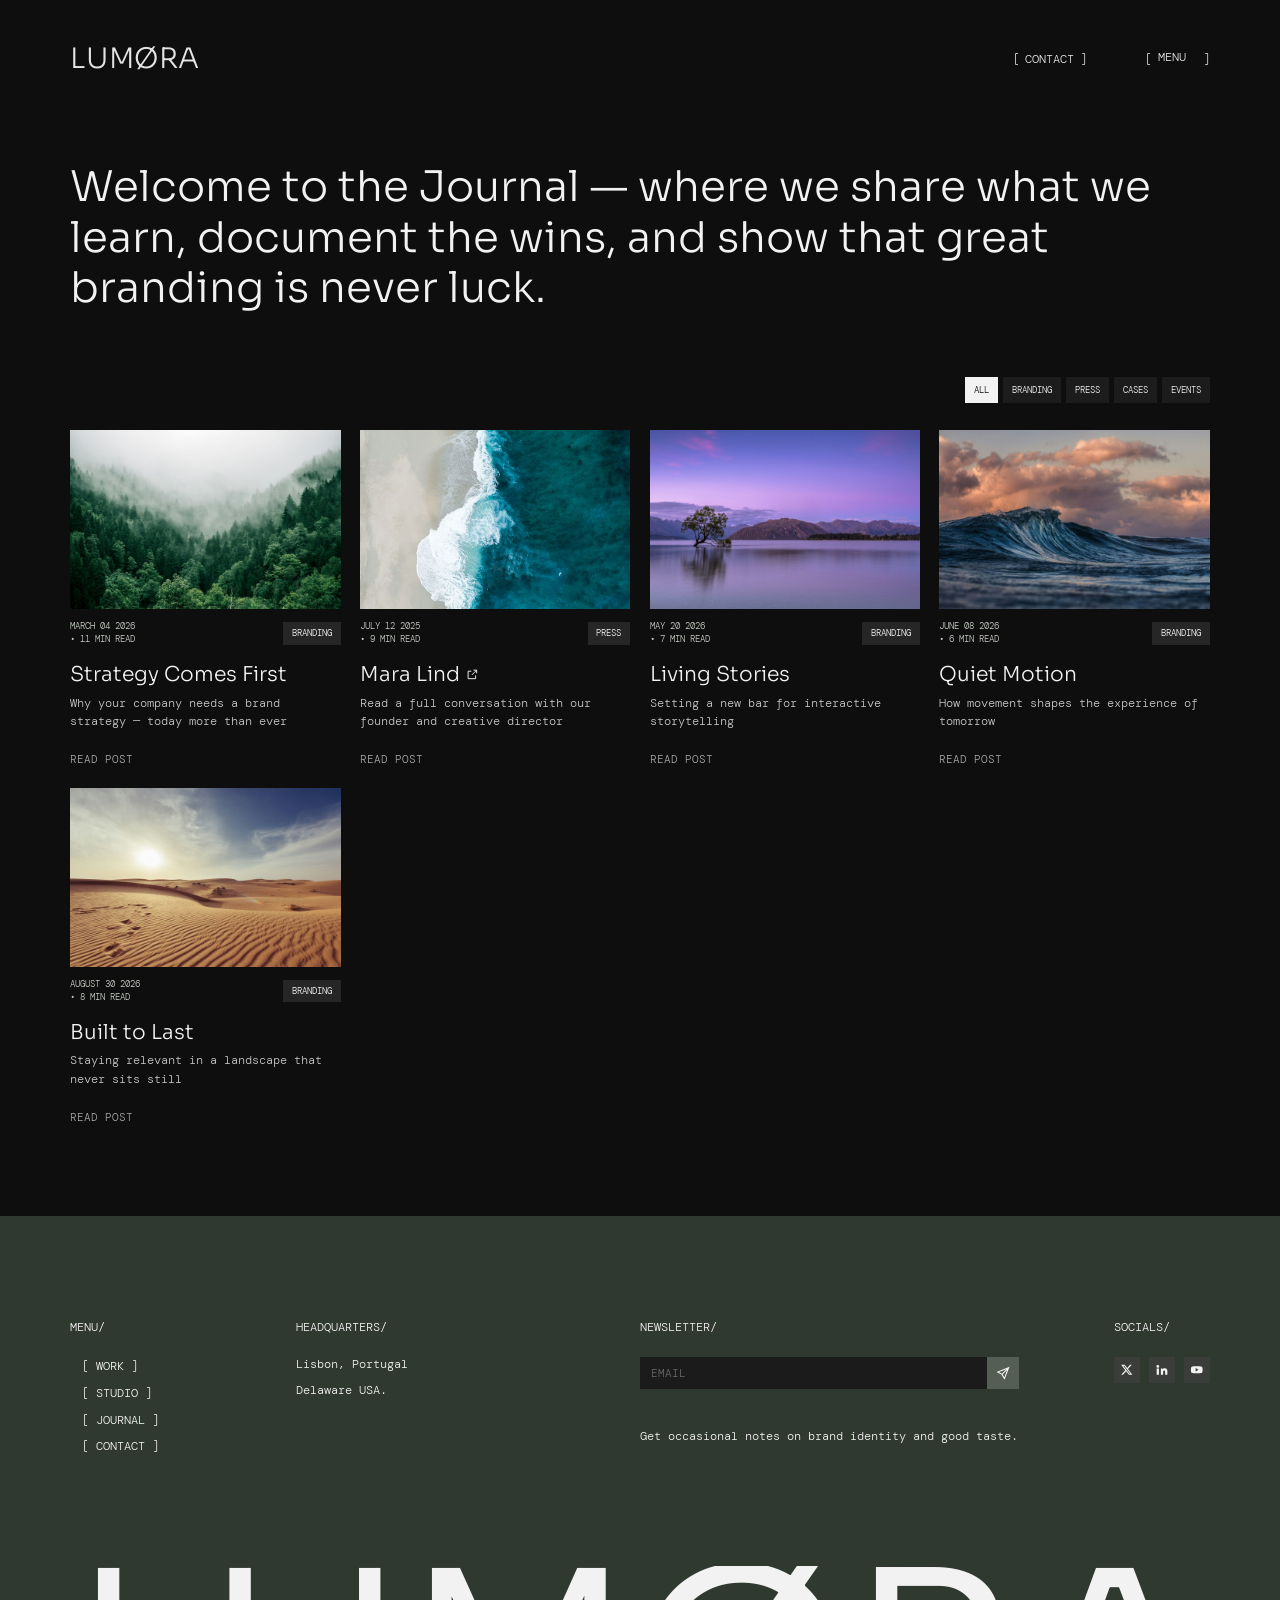
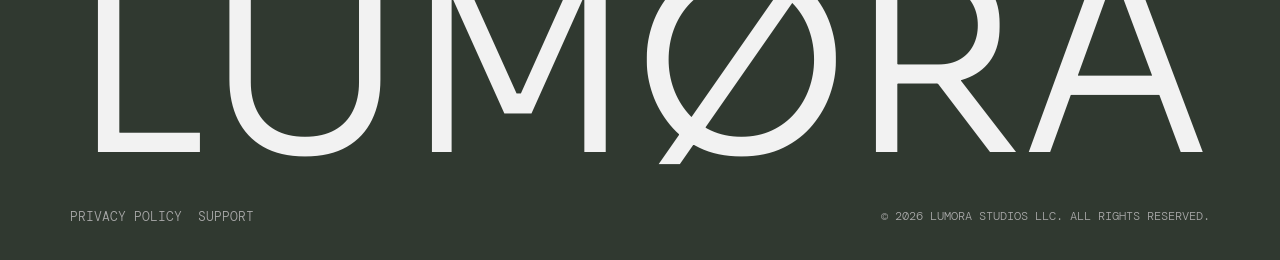
<file: journal.html>
<!doctype html>
<html lang="en">
<head>
<meta charset="utf-8">
<meta name="viewport" content="width=device-width, initial-scale=1">
<title>Journal | LUMØRA</title>
<meta name="description" content="Lumora is a brand identity studio for teams that care how things feel.">
<link rel="icon" href="data:image/svg+xml,%3Csvg xmlns='http://www.w3.org/2000/svg' viewBox='0 0 32 32'%3E%3Crect width='32' height='32' fill='%230e0e0e'/%3E%3Ccircle cx='16' cy='16' r='8' fill='none' stroke='%23f2f2f2' stroke-width='2.4'/%3E%3Cpath d='M9 24 23 8' stroke='%23f2f2f2' stroke-width='2.4'/%3E%3C/svg%3E">
<link rel="preconnect" href="https://fonts.googleapis.com"><link rel="preconnect" href="https://fonts.gstatic.com" crossorigin>
<link href="https://fonts.googleapis.com/css2?family=DM+Mono:wght@300;400;500&family=Sora:wght@100..800&display=swap" rel="stylesheet">
<link rel="stylesheet" href="assets/css/site.css">
</head>
<body class="">
<div class="pt cover" data-pt aria-hidden="true"><div class="bigmark pt-mark" aria-label="LUMØRA" role="img" ><span class="ch"><span>L</span></span><span class="ch"><span>U</span></span><span class="ch"><span>M</span></span><span class="ch"><span>Ø</span></span><span class="ch"><span>R</span></span><span class="ch"><span>A</span></span></div></div>
<header class="hdr always-compact" data-hdr="page">
  <a class="logo" href="index.html" aria-label="Lumora home"><div class="logo-mark" aria-label="LUMØRA" role="img" ><span class="ch"><span>L</span></span><span class="ch"><span>U</span></span><span class="ch"><span>M</span></span><span class="ch"><span>Ø</span></span><span class="ch"><span>R</span></span><span class="ch"><span>A</span></span></div></a>
  <nav class="nav" aria-label="Main">
    <span class="collapsible"><a href="work.html">[ <span class="roll"><span>WORK</span><span aria-hidden="true">WORK</span></span> ]</a><a href="studio.html">[ <span class="roll"><span>STUDIO</span><span aria-hidden="true">STUDIO</span></span> ]</a><a href="lab.html">[ <span class="roll"><span>LAB</span><span aria-hidden="true">LAB</span></span> ]</a><a href="contact.html">[ <span class="roll"><span>CONTACT</span><span aria-hidden="true">CONTACT</span></span> ]</a></span>
    <a class="contact-link" href="contact.html">[ <span class="roll"><span>CONTACT</span><span aria-hidden="true">CONTACT</span></span> ]</a>
    <button class="menu-btn" type="button" aria-expanded="false" aria-controls="menu" data-menu-btn>[ <span class="mlabel"><span class="roll"><span>MENU</span><span aria-hidden="true">MENU</span></span></span> <i class="dot"></i> ]</button>
  </nav>
</header>
<div class="menu" id="menu" data-menu aria-hidden="true">
  <nav class="menu-links" aria-label="Menu"><a href="work.html"><span>Work</span></a><a href="studio.html"><span>Studio</span></a><a href="lab.html"><span>Lab</span></a><a href="contact.html"><span>Contact</span></a></nav>
  <div class="menu-side">
    <a href="lab.html"><img src="assets/img/merch.jpg" alt="Field Goods merch cap" loading="lazy"></a>
    <h4>Field Goods</h4><p>A small shop for people who notice details.</p>
    <div class="news"><form data-news novalidate><label class="sr" for="n-b1n8l">Email</label><input type="email" placeholder="Email" required aria-label="Email"><button type="submit" aria-label="Subscribe"><svg viewBox="0 0 24 24" fill="none" stroke="currentColor" stroke-width="1.8"><path d="M21 3 10 14M21 3l-7 18-4-7-7-4 18-7Z"/></svg></button></form><div class="ok" aria-live="polite"></div><p>Get occasional notes on brand identity and good taste.</p></div>
    <div class="socials">
  <a href="https://x.com/" target="_blank" rel="noopener" aria-label="X"><svg viewBox="0 0 24 24" fill="currentColor"><path d="M17.8 3h3.1l-6.8 7.7L22 21h-6.2l-4.9-6.3L5.3 21H2.2l7.2-8.3L2 3h6.4l4.4 5.8L17.8 3Zm-1.1 16.2h1.7L7.4 4.7H5.6l11.1 14.5Z"/></svg></a>
  <a href="https://www.linkedin.com/" target="_blank" rel="noopener" aria-label="LinkedIn"><svg viewBox="0 0 24 24" fill="currentColor"><path d="M4.98 3.5a2.5 2.5 0 1 1 0 5 2.5 2.5 0 0 1 0-5ZM3 9.75h4V21H3V9.75Zm6.5 0h3.8v1.6h.06c.53-1 1.84-2.05 3.78-2.05 4.04 0 4.86 2.6 4.86 6V21h-4v-5c0-1.2-.02-2.73-1.66-2.73-1.67 0-1.92 1.3-1.92 2.64V21h-4V9.75Z"/></svg></a>
  <a href="https://www.instagram.com/" target="_blank" rel="noopener" aria-label="Instagram"><svg viewBox="0 0 24 24" fill="none" stroke="currentColor" stroke-width="2"><rect x="3" y="3" width="18" height="18" rx="5"/><circle cx="12" cy="12" r="4"/><circle cx="17.5" cy="6.5" r="1" fill="currentColor"/></svg></a></div>
  </div>
  <div class="menu-foot"><div><a href="privacy-policy.html">Privacy policy</a><a href="support.html">Support</a></div><span>© 2026 LUMORA STUDIOS LLC. All rights reserved.</span></div>
</div>
<main id="main">
<section class="j-hero"><h1 class="reveal-words" data-words>Welcome to the Journal — where we share what we learn, document the wins, and show that great branding is never luck.</h1></section>
<div class="j-filters" data-jfilters><button type="button" class="on" data-f="all">all</button><button type="button" class="" data-f="branding">branding</button><button type="button" class="" data-f="press">press</button><button type="button" class="" data-f="cases">cases</button><button type="button" class="" data-f="events">events</button></div>
<section class="j-list"><a class="j-card fade-up" data-cat="branding" href="journal-strategy-first.html" >
  <div class="media"><img src="assets/img/journal-1.jpg" alt="" loading="lazy"></div>
  <div class="row"><time>march 04 2026<br>• 11 min read</time><span class="chip">Branding</span></div>
  <h3>Strategy Comes First</h3><p>Why your company needs a brand strategy — today more than ever</p><span class="rp">Read post</span></a><a class="j-card fade-up" data-cat="press" href="https://example.com/" target="_blank" rel="noopener">
  <div class="media"><img src="assets/img/journal-2.jpg" alt="" loading="lazy"></div>
  <div class="row"><time>july 12 2025<br>• 9 min read</time><span class="chip">Press</span></div>
  <h3>Mara Lind<svg viewBox="0 0 24 24" fill="none" stroke="currentColor" stroke-width="1.8"><path d="M14 4h6v6M20 4l-9 9M18 14v6H4V6h6"/></svg></h3><p>Read a full conversation with our founder and creative director</p><span class="rp">Read post</span></a><a class="j-card fade-up" data-cat="cases" href="journal-living-stories.html" >
  <div class="media"><img src="assets/img/journal-3.jpg" alt="" loading="lazy"></div>
  <div class="row"><time>may 20 2026<br>• 7 min read</time><span class="chip">Branding</span></div>
  <h3>Living Stories</h3><p>Setting a new bar for interactive storytelling</p><span class="rp">Read post</span></a><a class="j-card fade-up" data-cat="events" href="journal-quiet-motion.html" >
  <div class="media"><img src="assets/img/journal-4.jpg" alt="" loading="lazy"></div>
  <div class="row"><time>june 08 2026<br>• 6 min read</time><span class="chip">Branding</span></div>
  <h3>Quiet Motion</h3><p>How movement shapes the experience of tomorrow</p><span class="rp">Read post</span></a><a class="j-card fade-up" data-cat="branding" href="journal-built-to-last.html" >
  <div class="media"><img src="assets/img/journal-5.jpg" alt="" loading="lazy"></div>
  <div class="row"><time>august 30 2026<br>• 8 min read</time><span class="chip">Branding</span></div>
  <h3>Built to Last</h3><p>Staying relevant in a landscape that never sits still</p><span class="rp">Read post</span></a></section>
</main>
<footer class="ftr" style="--ftr-bg:#303930">
  <div class="ftr-cols">
    <div class="ftr-menu"><h5>Menu/</h5><a href="work.html"><span class="roll"><span>Work</span><span aria-hidden="true">Work</span></span></a><a href="studio.html"><span class="roll"><span>Studio</span><span aria-hidden="true">Studio</span></span></a><a href="journal.html"><span class="roll"><span>Journal</span><span aria-hidden="true">Journal</span></span></a><a href="contact.html"><span class="roll"><span>Contact</span><span aria-hidden="true">Contact</span></span></a></div>
    <div class="ftr-hq"><h5>Headquarters/</h5><p>Lisbon, Portugal</p><p>Delaware USA.</p></div>
    <div class="ftr-news"><h5>Newsletter/</h5><div class="news"><form data-news novalidate><label class="sr" for="n-sox73">Email</label><input type="email" placeholder="Email" required aria-label="Email"><button type="submit" aria-label="Subscribe"><svg viewBox="0 0 24 24" fill="none" stroke="currentColor" stroke-width="1.8"><path d="M21 3 10 14M21 3l-7 18-4-7-7-4 18-7Z"/></svg></button></form><div class="ok" aria-live="polite"></div><p>Get occasional notes on brand identity and good taste.</p></div></div>
    <div><h5>Socials/</h5><div class="socials">
  <a href="https://x.com/" target="_blank" rel="noopener" aria-label="X"><svg viewBox="0 0 24 24" fill="currentColor"><path d="M17.8 3h3.1l-6.8 7.7L22 21h-6.2l-4.9-6.3L5.3 21H2.2l7.2-8.3L2 3h6.4l4.4 5.8L17.8 3Zm-1.1 16.2h1.7L7.4 4.7H5.6l11.1 14.5Z"/></svg></a>
  <a href="https://www.linkedin.com/" target="_blank" rel="noopener" aria-label="LinkedIn"><svg viewBox="0 0 24 24" fill="currentColor"><path d="M4.98 3.5a2.5 2.5 0 1 1 0 5 2.5 2.5 0 0 1 0-5ZM3 9.75h4V21H3V9.75Zm6.5 0h3.8v1.6h.06c.53-1 1.84-2.05 3.78-2.05 4.04 0 4.86 2.6 4.86 6V21h-4v-5c0-1.2-.02-2.73-1.66-2.73-1.67 0-1.92 1.3-1.92 2.64V21h-4V9.75Z"/></svg></a>
  <a href="https://www.instagram.com/" target="_blank" rel="noopener" aria-label="YouTube"><svg viewBox="0 0 24 24" fill="currentColor"><path d="M22 8.2a3 3 0 0 0-2.1-2.1C18 5.6 12 5.6 12 5.6s-6 0-7.9.5A3 3 0 0 0 2 8.2 31 31 0 0 0 1.6 12c0 1.3.1 2.5.4 3.8a3 3 0 0 0 2.1 2.1c1.9.5 7.9.5 7.9.5s6 0 7.9-.5a3 3 0 0 0 2.1-2.1c.3-1.3.4-2.5.4-3.8s-.1-2.5-.4-3.8ZM10 15.2V8.8l5.2 3.2-5.2 3.2Z"/></svg></a></div></div>
  </div>
  <div class="ftr-mark" data-ftr-mark><div class="bigmark foot-mark" aria-label="LUMØRA" role="img" ><span class="ch"><span>L</span></span><span class="ch"><span>U</span></span><span class="ch"><span>M</span></span><span class="ch"><span>Ø</span></span><span class="ch"><span>R</span></span><span class="ch"><span>A</span></span></div><canvas aria-hidden="true"></canvas></div>
  <div class="ftr-base"><div><a href="privacy-policy.html">Privacy policy</a><a href="support.html">Support</a></div><span>© 2026 LUMORA STUDIOS LLC. All rights reserved.</span></div>
</footer>
<div class="cookie" data-cookie hidden role="dialog" aria-label="Cookie notice">
  <div class="cookie-top"><img src="assets/img/cookie.jpg" alt="" width="40" height="40"><h4>Hold on, a quick word from the control room…</h4></div>
  <p>A tiny signal in the noise. We use cookies to see how the site is doing — nothing shady, no hidden agenda.</p>
  <div class="cookie-actions"><button class="yes" type="button" data-cookie-yes>Sounds fair, go ahead</button><button class="no" type="button" data-cookie-no>No thanks</button></div>
</div>
<div class="cursor" data-cursor aria-hidden="true"><i></i><b>View</b></div>
<script src="assets/js/main.js" defer></script>
</body>
</html>
</file>
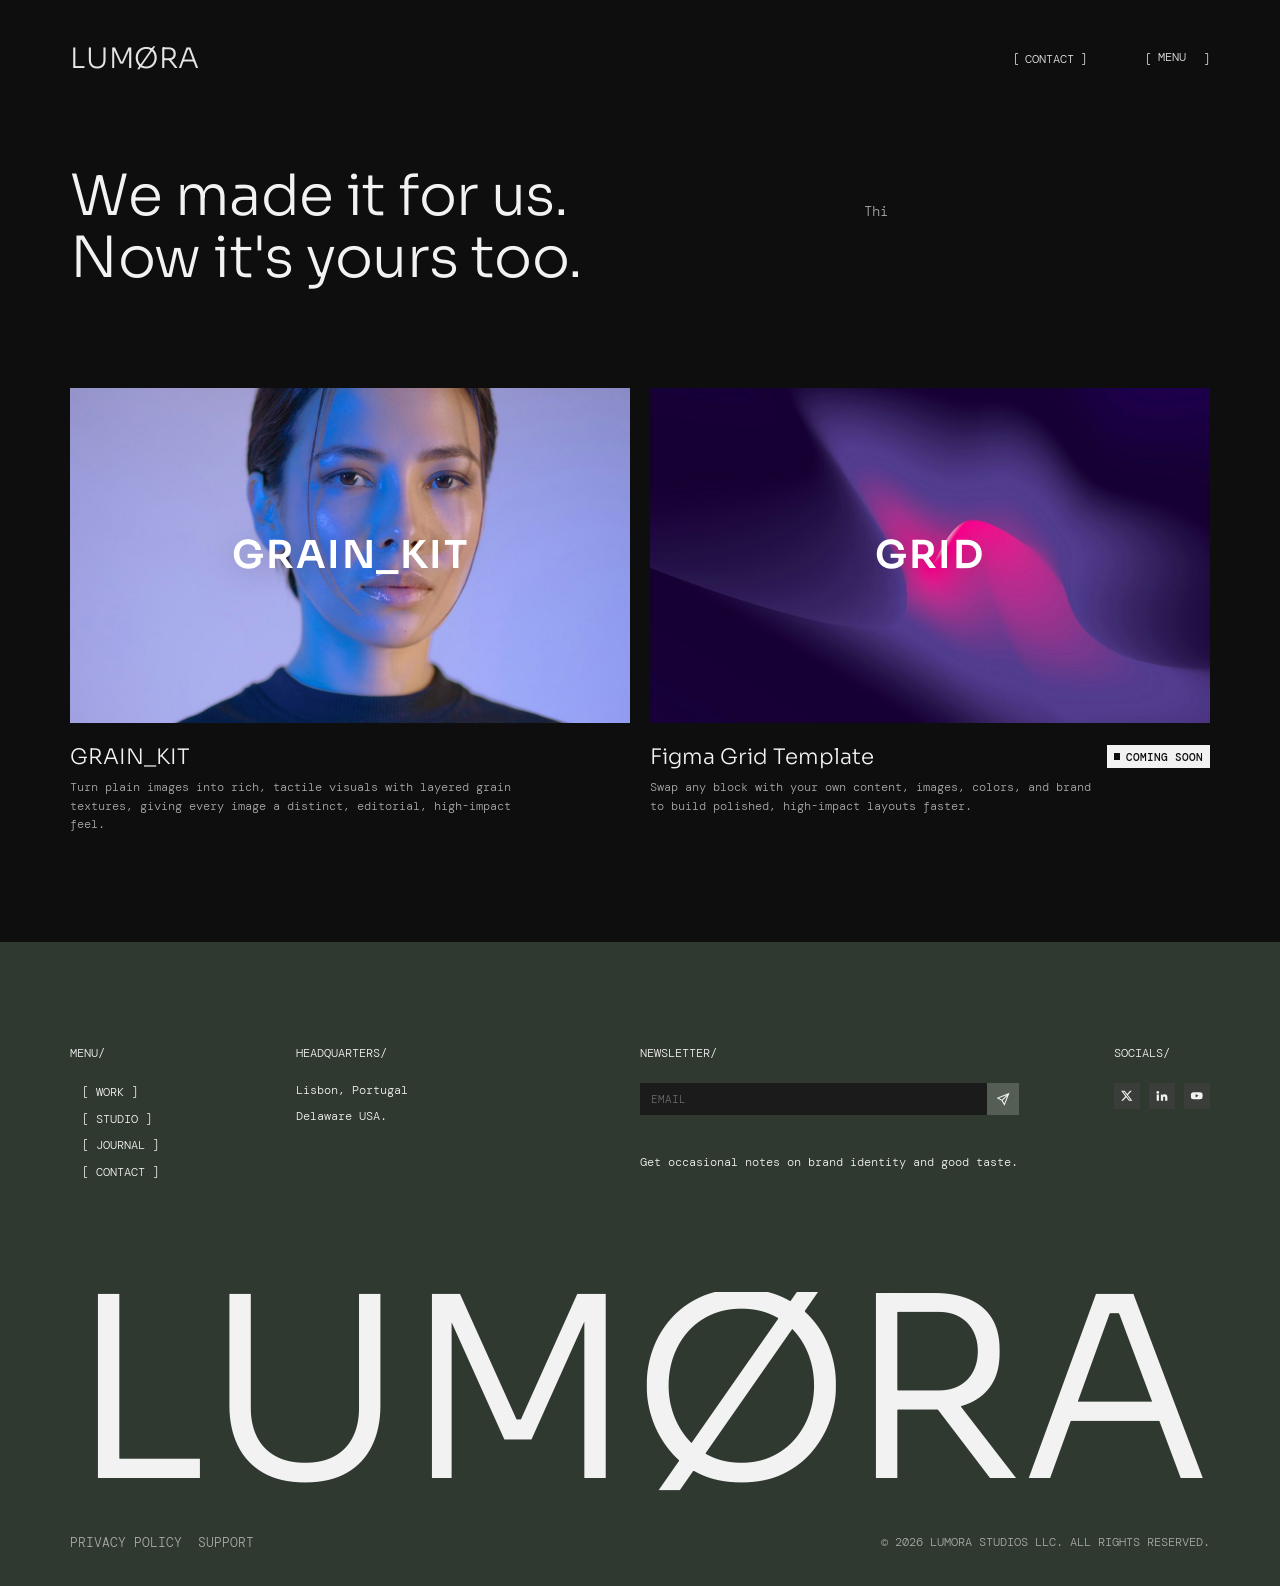
<file: lab.html>
<!doctype html>
<html lang="en">
<head>
<meta charset="utf-8">
<meta name="viewport" content="width=device-width, initial-scale=1">
<title>Lab | LUMØRA</title>
<meta name="description" content="Lumora is a brand identity studio for teams that care how things feel.">
<link rel="icon" href="data:image/svg+xml,%3Csvg xmlns='http://www.w3.org/2000/svg' viewBox='0 0 32 32'%3E%3Crect width='32' height='32' fill='%230e0e0e'/%3E%3Ccircle cx='16' cy='16' r='8' fill='none' stroke='%23f2f2f2' stroke-width='2.4'/%3E%3Cpath d='M9 24 23 8' stroke='%23f2f2f2' stroke-width='2.4'/%3E%3C/svg%3E">
<link rel="preconnect" href="https://fonts.googleapis.com"><link rel="preconnect" href="https://fonts.gstatic.com" crossorigin>
<link href="https://fonts.googleapis.com/css2?family=DM+Mono:wght@300;400;500&family=Sora:wght@100..800&display=swap" rel="stylesheet">
<link rel="stylesheet" href="assets/css/site.css">
</head>
<body class="">
<div class="pt cover" data-pt aria-hidden="true"><div class="bigmark pt-mark" aria-label="LUMØRA" role="img" ><span class="ch"><span>L</span></span><span class="ch"><span>U</span></span><span class="ch"><span>M</span></span><span class="ch"><span>Ø</span></span><span class="ch"><span>R</span></span><span class="ch"><span>A</span></span></div></div>
<header class="hdr always-compact" data-hdr="page">
  <a class="logo" href="index.html" aria-label="Lumora home"><div class="logo-mark" aria-label="LUMØRA" role="img" ><span class="ch"><span>L</span></span><span class="ch"><span>U</span></span><span class="ch"><span>M</span></span><span class="ch"><span>Ø</span></span><span class="ch"><span>R</span></span><span class="ch"><span>A</span></span></div></a>
  <nav class="nav" aria-label="Main">
    <span class="collapsible"><a href="work.html">[ <span class="roll"><span>WORK</span><span aria-hidden="true">WORK</span></span> ]</a><a href="studio.html">[ <span class="roll"><span>STUDIO</span><span aria-hidden="true">STUDIO</span></span> ]</a><a href="lab.html">[ <span class="roll"><span>LAB</span><span aria-hidden="true">LAB</span></span> ]</a><a href="contact.html">[ <span class="roll"><span>CONTACT</span><span aria-hidden="true">CONTACT</span></span> ]</a></span>
    <a class="contact-link" href="contact.html">[ <span class="roll"><span>CONTACT</span><span aria-hidden="true">CONTACT</span></span> ]</a>
    <button class="menu-btn" type="button" aria-expanded="false" aria-controls="menu" data-menu-btn>[ <span class="mlabel"><span class="roll"><span>MENU</span><span aria-hidden="true">MENU</span></span></span> <i class="dot"></i> ]</button>
  </nav>
</header>
<div class="menu" id="menu" data-menu aria-hidden="true">
  <nav class="menu-links" aria-label="Menu"><a href="work.html"><span>Work</span></a><a href="studio.html"><span>Studio</span></a><a href="lab.html"><span>Lab</span></a><a href="contact.html"><span>Contact</span></a></nav>
  <div class="menu-side">
    <a href="lab.html"><img src="assets/img/merch.jpg" alt="Field Goods merch cap" loading="lazy"></a>
    <h4>Field Goods</h4><p>A small shop for people who notice details.</p>
    <div class="news"><form data-news novalidate><label class="sr" for="n-0mguj">Email</label><input type="email" placeholder="Email" required aria-label="Email"><button type="submit" aria-label="Subscribe"><svg viewBox="0 0 24 24" fill="none" stroke="currentColor" stroke-width="1.8"><path d="M21 3 10 14M21 3l-7 18-4-7-7-4 18-7Z"/></svg></button></form><div class="ok" aria-live="polite"></div><p>Get occasional notes on brand identity and good taste.</p></div>
    <div class="socials">
  <a href="https://x.com/" target="_blank" rel="noopener" aria-label="X"><svg viewBox="0 0 24 24" fill="currentColor"><path d="M17.8 3h3.1l-6.8 7.7L22 21h-6.2l-4.9-6.3L5.3 21H2.2l7.2-8.3L2 3h6.4l4.4 5.8L17.8 3Zm-1.1 16.2h1.7L7.4 4.7H5.6l11.1 14.5Z"/></svg></a>
  <a href="https://www.linkedin.com/" target="_blank" rel="noopener" aria-label="LinkedIn"><svg viewBox="0 0 24 24" fill="currentColor"><path d="M4.98 3.5a2.5 2.5 0 1 1 0 5 2.5 2.5 0 0 1 0-5ZM3 9.75h4V21H3V9.75Zm6.5 0h3.8v1.6h.06c.53-1 1.84-2.05 3.78-2.05 4.04 0 4.86 2.6 4.86 6V21h-4v-5c0-1.2-.02-2.73-1.66-2.73-1.67 0-1.92 1.3-1.92 2.64V21h-4V9.75Z"/></svg></a>
  <a href="https://www.instagram.com/" target="_blank" rel="noopener" aria-label="Instagram"><svg viewBox="0 0 24 24" fill="none" stroke="currentColor" stroke-width="2"><rect x="3" y="3" width="18" height="18" rx="5"/><circle cx="12" cy="12" r="4"/><circle cx="17.5" cy="6.5" r="1" fill="currentColor"/></svg></a></div>
  </div>
  <div class="menu-foot"><div><a href="privacy-policy.html">Privacy policy</a><a href="support.html">Support</a></div><span>© 2026 LUMORA STUDIOS LLC. All rights reserved.</span></div>
</div>
<main id="main">
<section class="phero"><h1 class="hero-h1"><span class="line "><span>We made it for us.</span></span><span class="line "><span>Now it's yours too.</span></span></h1><p class="hero-p"><span class="typed" data-typed><span class="ghost">This is where the side projects<br>live. Tools we built to fix our own<br>problems, resources we wish we had,<br>and experiments that escaped the<br>studio. Take what's useful. It's free.</span><span class="ink" aria-hidden="true">This is where the side projects<br>live. Tools we built to fix our own<br>problems, resources we wish we had,<br>and experiments that escaped the<br>studio. Take what's useful. It's free.</span></span></p></section>
<section class="lab-grid"><a class="lab-card fade-up" href="contact.html"><div class="media"><img src="assets/img/lab-1.jpg" alt="" loading="lazy"><span class="fake-logo" style="font-size:3vw;font-weight:600;letter-spacing:.04em">GRAIN_KIT</span></div>
  <div class="row"><h3>GRAIN_KIT</h3></div><p>Turn plain images into rich, tactile visuals with layered grain textures, giving every image a distinct, editorial, high-impact feel.</p></a><a class="lab-card fade-up" href="contact.html"><div class="media"><img src="assets/img/lab-2.jpg" alt="" loading="lazy"><span class="fake-logo" style="font-size:3vw;font-weight:600;letter-spacing:.04em">GRID</span></div>
  <div class="row"><h3>Figma Grid Template</h3><span class="soon">Coming soon</span></div><p>Swap any block with your own content, images, colors, and brand to build polished, high-impact layouts faster.</p></a></section>
</main>
<footer class="ftr" style="--ftr-bg:#303930">
  <div class="ftr-cols">
    <div class="ftr-menu"><h5>Menu/</h5><a href="work.html"><span class="roll"><span>Work</span><span aria-hidden="true">Work</span></span></a><a href="studio.html"><span class="roll"><span>Studio</span><span aria-hidden="true">Studio</span></span></a><a href="journal.html"><span class="roll"><span>Journal</span><span aria-hidden="true">Journal</span></span></a><a href="contact.html"><span class="roll"><span>Contact</span><span aria-hidden="true">Contact</span></span></a></div>
    <div class="ftr-hq"><h5>Headquarters/</h5><p>Lisbon, Portugal</p><p>Delaware USA.</p></div>
    <div class="ftr-news"><h5>Newsletter/</h5><div class="news"><form data-news novalidate><label class="sr" for="n-ixf4i">Email</label><input type="email" placeholder="Email" required aria-label="Email"><button type="submit" aria-label="Subscribe"><svg viewBox="0 0 24 24" fill="none" stroke="currentColor" stroke-width="1.8"><path d="M21 3 10 14M21 3l-7 18-4-7-7-4 18-7Z"/></svg></button></form><div class="ok" aria-live="polite"></div><p>Get occasional notes on brand identity and good taste.</p></div></div>
    <div><h5>Socials/</h5><div class="socials">
  <a href="https://x.com/" target="_blank" rel="noopener" aria-label="X"><svg viewBox="0 0 24 24" fill="currentColor"><path d="M17.8 3h3.1l-6.8 7.7L22 21h-6.2l-4.9-6.3L5.3 21H2.2l7.2-8.3L2 3h6.4l4.4 5.8L17.8 3Zm-1.1 16.2h1.7L7.4 4.7H5.6l11.1 14.5Z"/></svg></a>
  <a href="https://www.linkedin.com/" target="_blank" rel="noopener" aria-label="LinkedIn"><svg viewBox="0 0 24 24" fill="currentColor"><path d="M4.98 3.5a2.5 2.5 0 1 1 0 5 2.5 2.5 0 0 1 0-5ZM3 9.75h4V21H3V9.75Zm6.5 0h3.8v1.6h.06c.53-1 1.84-2.05 3.78-2.05 4.04 0 4.86 2.6 4.86 6V21h-4v-5c0-1.2-.02-2.73-1.66-2.73-1.67 0-1.92 1.3-1.92 2.64V21h-4V9.75Z"/></svg></a>
  <a href="https://www.instagram.com/" target="_blank" rel="noopener" aria-label="YouTube"><svg viewBox="0 0 24 24" fill="currentColor"><path d="M22 8.2a3 3 0 0 0-2.1-2.1C18 5.6 12 5.6 12 5.6s-6 0-7.9.5A3 3 0 0 0 2 8.2 31 31 0 0 0 1.6 12c0 1.3.1 2.5.4 3.8a3 3 0 0 0 2.1 2.1c1.9.5 7.9.5 7.9.5s6 0 7.9-.5a3 3 0 0 0 2.1-2.1c.3-1.3.4-2.5.4-3.8s-.1-2.5-.4-3.8ZM10 15.2V8.8l5.2 3.2-5.2 3.2Z"/></svg></a></div></div>
  </div>
  <div class="ftr-mark" data-ftr-mark><div class="bigmark foot-mark" aria-label="LUMØRA" role="img" ><span class="ch"><span>L</span></span><span class="ch"><span>U</span></span><span class="ch"><span>M</span></span><span class="ch"><span>Ø</span></span><span class="ch"><span>R</span></span><span class="ch"><span>A</span></span></div><canvas aria-hidden="true"></canvas></div>
  <div class="ftr-base"><div><a href="privacy-policy.html">Privacy policy</a><a href="support.html">Support</a></div><span>© 2026 LUMORA STUDIOS LLC. All rights reserved.</span></div>
</footer>
<div class="cookie" data-cookie hidden role="dialog" aria-label="Cookie notice">
  <div class="cookie-top"><img src="assets/img/cookie.jpg" alt="" width="40" height="40"><h4>Hold on, a quick word from the control room…</h4></div>
  <p>A tiny signal in the noise. We use cookies to see how the site is doing — nothing shady, no hidden agenda.</p>
  <div class="cookie-actions"><button class="yes" type="button" data-cookie-yes>Sounds fair, go ahead</button><button class="no" type="button" data-cookie-no>No thanks</button></div>
</div>
<div class="cursor" data-cursor aria-hidden="true"><i></i><b>View</b></div>
<script src="assets/js/main.js" defer></script>
</body>
</html>
</file>
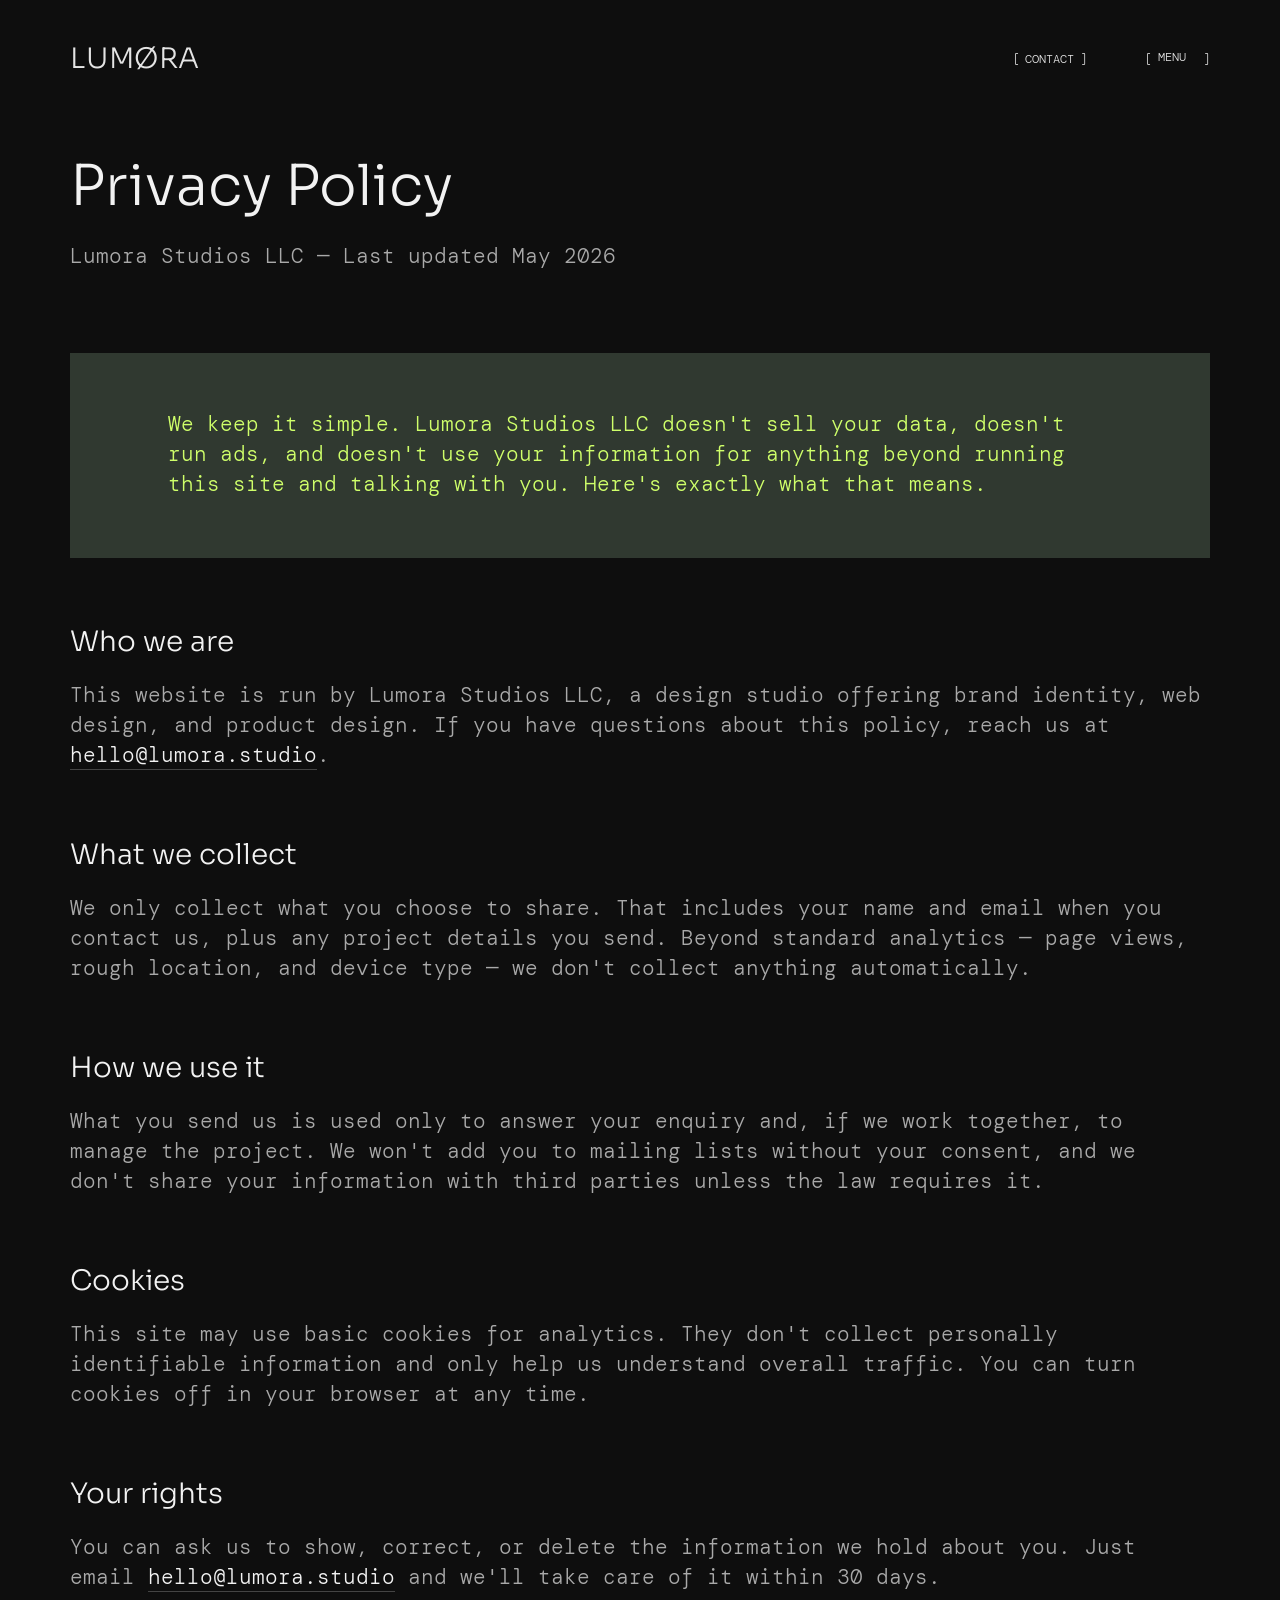
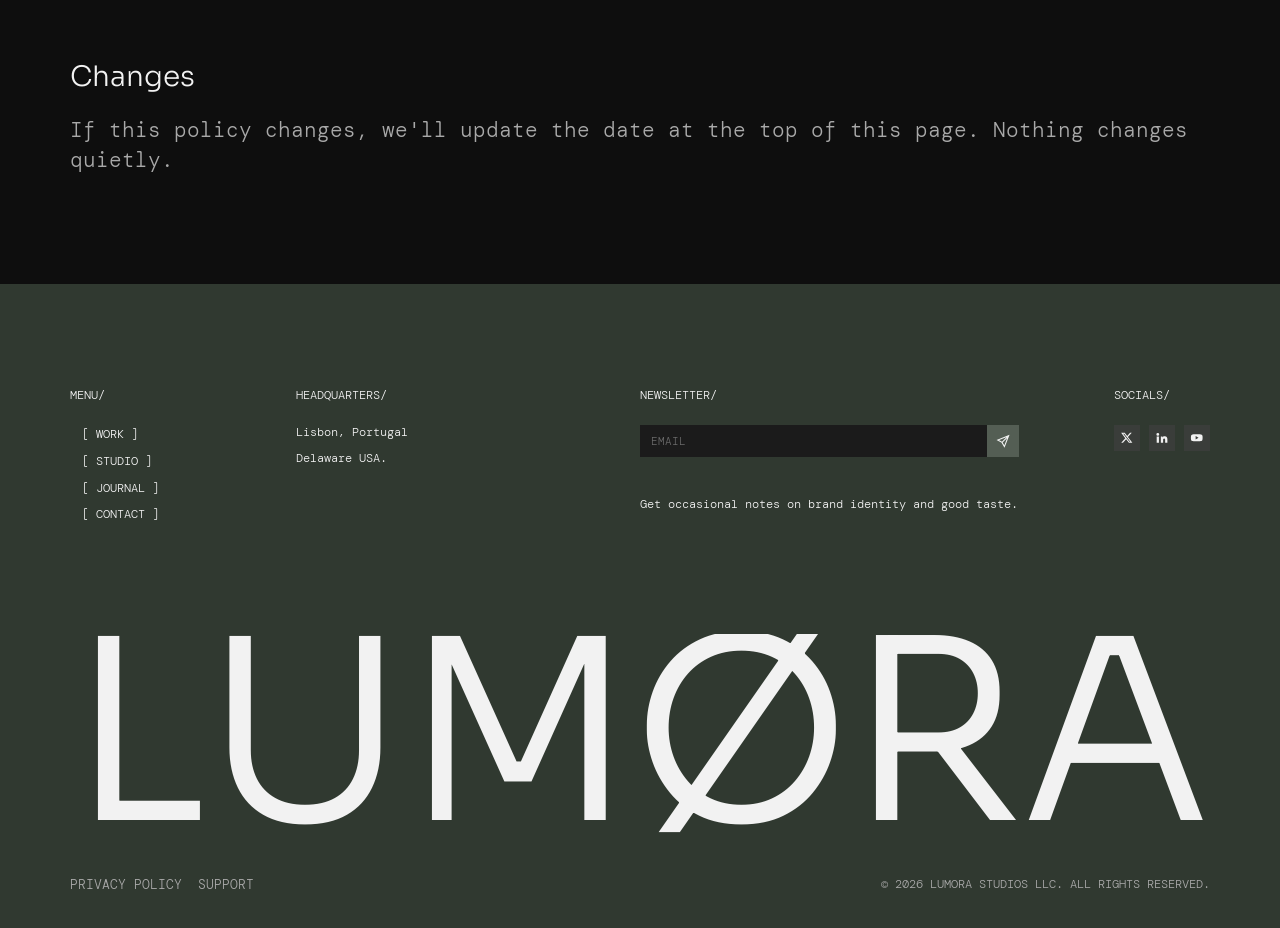
<file: privacy-policy.html>
<!doctype html>
<html lang="en">
<head>
<meta charset="utf-8">
<meta name="viewport" content="width=device-width, initial-scale=1">
<title>Privacy Policy | LUMØRA</title>
<meta name="description" content="Lumora is a brand identity studio for teams that care how things feel.">
<link rel="icon" href="data:image/svg+xml,%3Csvg xmlns='http://www.w3.org/2000/svg' viewBox='0 0 32 32'%3E%3Crect width='32' height='32' fill='%230e0e0e'/%3E%3Ccircle cx='16' cy='16' r='8' fill='none' stroke='%23f2f2f2' stroke-width='2.4'/%3E%3Cpath d='M9 24 23 8' stroke='%23f2f2f2' stroke-width='2.4'/%3E%3C/svg%3E">
<link rel="preconnect" href="https://fonts.googleapis.com"><link rel="preconnect" href="https://fonts.gstatic.com" crossorigin>
<link href="https://fonts.googleapis.com/css2?family=DM+Mono:wght@300;400;500&family=Sora:wght@100..800&display=swap" rel="stylesheet">
<link rel="stylesheet" href="assets/css/site.css">
</head>
<body class="">
<div class="pt cover" data-pt aria-hidden="true"><div class="bigmark pt-mark" aria-label="LUMØRA" role="img" ><span class="ch"><span>L</span></span><span class="ch"><span>U</span></span><span class="ch"><span>M</span></span><span class="ch"><span>Ø</span></span><span class="ch"><span>R</span></span><span class="ch"><span>A</span></span></div></div>
<header class="hdr always-compact" data-hdr="page">
  <a class="logo" href="index.html" aria-label="Lumora home"><div class="logo-mark" aria-label="LUMØRA" role="img" ><span class="ch"><span>L</span></span><span class="ch"><span>U</span></span><span class="ch"><span>M</span></span><span class="ch"><span>Ø</span></span><span class="ch"><span>R</span></span><span class="ch"><span>A</span></span></div></a>
  <nav class="nav" aria-label="Main">
    <span class="collapsible"><a href="work.html">[ <span class="roll"><span>WORK</span><span aria-hidden="true">WORK</span></span> ]</a><a href="studio.html">[ <span class="roll"><span>STUDIO</span><span aria-hidden="true">STUDIO</span></span> ]</a><a href="lab.html">[ <span class="roll"><span>LAB</span><span aria-hidden="true">LAB</span></span> ]</a><a href="contact.html">[ <span class="roll"><span>CONTACT</span><span aria-hidden="true">CONTACT</span></span> ]</a></span>
    <a class="contact-link" href="contact.html">[ <span class="roll"><span>CONTACT</span><span aria-hidden="true">CONTACT</span></span> ]</a>
    <button class="menu-btn" type="button" aria-expanded="false" aria-controls="menu" data-menu-btn>[ <span class="mlabel"><span class="roll"><span>MENU</span><span aria-hidden="true">MENU</span></span></span> <i class="dot"></i> ]</button>
  </nav>
</header>
<div class="menu" id="menu" data-menu aria-hidden="true">
  <nav class="menu-links" aria-label="Menu"><a href="work.html"><span>Work</span></a><a href="studio.html"><span>Studio</span></a><a href="lab.html"><span>Lab</span></a><a href="contact.html"><span>Contact</span></a></nav>
  <div class="menu-side">
    <a href="lab.html"><img src="assets/img/merch.jpg" alt="Field Goods merch cap" loading="lazy"></a>
    <h4>Field Goods</h4><p>A small shop for people who notice details.</p>
    <div class="news"><form data-news novalidate><label class="sr" for="n-hdfzl">Email</label><input type="email" placeholder="Email" required aria-label="Email"><button type="submit" aria-label="Subscribe"><svg viewBox="0 0 24 24" fill="none" stroke="currentColor" stroke-width="1.8"><path d="M21 3 10 14M21 3l-7 18-4-7-7-4 18-7Z"/></svg></button></form><div class="ok" aria-live="polite"></div><p>Get occasional notes on brand identity and good taste.</p></div>
    <div class="socials">
  <a href="https://x.com/" target="_blank" rel="noopener" aria-label="X"><svg viewBox="0 0 24 24" fill="currentColor"><path d="M17.8 3h3.1l-6.8 7.7L22 21h-6.2l-4.9-6.3L5.3 21H2.2l7.2-8.3L2 3h6.4l4.4 5.8L17.8 3Zm-1.1 16.2h1.7L7.4 4.7H5.6l11.1 14.5Z"/></svg></a>
  <a href="https://www.linkedin.com/" target="_blank" rel="noopener" aria-label="LinkedIn"><svg viewBox="0 0 24 24" fill="currentColor"><path d="M4.98 3.5a2.5 2.5 0 1 1 0 5 2.5 2.5 0 0 1 0-5ZM3 9.75h4V21H3V9.75Zm6.5 0h3.8v1.6h.06c.53-1 1.84-2.05 3.78-2.05 4.04 0 4.86 2.6 4.86 6V21h-4v-5c0-1.2-.02-2.73-1.66-2.73-1.67 0-1.92 1.3-1.92 2.64V21h-4V9.75Z"/></svg></a>
  <a href="https://www.instagram.com/" target="_blank" rel="noopener" aria-label="Instagram"><svg viewBox="0 0 24 24" fill="none" stroke="currentColor" stroke-width="2"><rect x="3" y="3" width="18" height="18" rx="5"/><circle cx="12" cy="12" r="4"/><circle cx="17.5" cy="6.5" r="1" fill="currentColor"/></svg></a></div>
  </div>
  <div class="menu-foot"><div><a href="privacy-policy.html">Privacy policy</a><a href="support.html">Support</a></div><span>© 2026 LUMORA STUDIOS LLC. All rights reserved.</span></div>
</div>
<main id="main">
<section class="doc"><h1>Privacy Policy</h1><p class="lead">Lumora Studios LLC — Last updated May 2026</p><div class="callbox"><p>We keep it simple. Lumora Studios LLC doesn't sell your data, doesn't run ads, and doesn't use your information for anything beyond running this site and talking with you. Here's exactly what that means.</p></div>
<h2>Who we are</h2><p>This website is run by Lumora Studios LLC, a design studio offering brand identity, web design, and product design. If you have questions about this policy, reach us at <a href="mailto:hello@lumora.studio">hello@lumora.studio</a>.</p>
<h2>What we collect</h2><p>We only collect what you choose to share. That includes your name and email when you contact us, plus any project details you send. Beyond standard analytics — page views, rough location, and device type — we don't collect anything automatically.</p>
<h2>How we use it</h2><p>What you send us is used only to answer your enquiry and, if we work together, to manage the project. We won't add you to mailing lists without your consent, and we don't share your information with third parties unless the law requires it.</p>
<h2>Cookies</h2><p>This site may use basic cookies for analytics. They don't collect personally identifiable information and only help us understand overall traffic. You can turn cookies off in your browser at any time.</p>
<h2>Your rights</h2><p>You can ask us to show, correct, or delete the information we hold about you. Just email <a href="mailto:hello@lumora.studio">hello@lumora.studio</a> and we'll take care of it within 30 days.</p>
<h2>Changes</h2><p>If this policy changes, we'll update the date at the top of this page. Nothing changes quietly.</p>
</section>
</main>
<footer class="ftr" style="--ftr-bg:#303930">
  <div class="ftr-cols">
    <div class="ftr-menu"><h5>Menu/</h5><a href="work.html"><span class="roll"><span>Work</span><span aria-hidden="true">Work</span></span></a><a href="studio.html"><span class="roll"><span>Studio</span><span aria-hidden="true">Studio</span></span></a><a href="journal.html"><span class="roll"><span>Journal</span><span aria-hidden="true">Journal</span></span></a><a href="contact.html"><span class="roll"><span>Contact</span><span aria-hidden="true">Contact</span></span></a></div>
    <div class="ftr-hq"><h5>Headquarters/</h5><p>Lisbon, Portugal</p><p>Delaware USA.</p></div>
    <div class="ftr-news"><h5>Newsletter/</h5><div class="news"><form data-news novalidate><label class="sr" for="n-774kf">Email</label><input type="email" placeholder="Email" required aria-label="Email"><button type="submit" aria-label="Subscribe"><svg viewBox="0 0 24 24" fill="none" stroke="currentColor" stroke-width="1.8"><path d="M21 3 10 14M21 3l-7 18-4-7-7-4 18-7Z"/></svg></button></form><div class="ok" aria-live="polite"></div><p>Get occasional notes on brand identity and good taste.</p></div></div>
    <div><h5>Socials/</h5><div class="socials">
  <a href="https://x.com/" target="_blank" rel="noopener" aria-label="X"><svg viewBox="0 0 24 24" fill="currentColor"><path d="M17.8 3h3.1l-6.8 7.7L22 21h-6.2l-4.9-6.3L5.3 21H2.2l7.2-8.3L2 3h6.4l4.4 5.8L17.8 3Zm-1.1 16.2h1.7L7.4 4.7H5.6l11.1 14.5Z"/></svg></a>
  <a href="https://www.linkedin.com/" target="_blank" rel="noopener" aria-label="LinkedIn"><svg viewBox="0 0 24 24" fill="currentColor"><path d="M4.98 3.5a2.5 2.5 0 1 1 0 5 2.5 2.5 0 0 1 0-5ZM3 9.75h4V21H3V9.75Zm6.5 0h3.8v1.6h.06c.53-1 1.84-2.05 3.78-2.05 4.04 0 4.86 2.6 4.86 6V21h-4v-5c0-1.2-.02-2.73-1.66-2.73-1.67 0-1.92 1.3-1.92 2.64V21h-4V9.75Z"/></svg></a>
  <a href="https://www.instagram.com/" target="_blank" rel="noopener" aria-label="YouTube"><svg viewBox="0 0 24 24" fill="currentColor"><path d="M22 8.2a3 3 0 0 0-2.1-2.1C18 5.6 12 5.6 12 5.6s-6 0-7.9.5A3 3 0 0 0 2 8.2 31 31 0 0 0 1.6 12c0 1.3.1 2.5.4 3.8a3 3 0 0 0 2.1 2.1c1.9.5 7.9.5 7.9.5s6 0 7.9-.5a3 3 0 0 0 2.1-2.1c.3-1.3.4-2.5.4-3.8s-.1-2.5-.4-3.8ZM10 15.2V8.8l5.2 3.2-5.2 3.2Z"/></svg></a></div></div>
  </div>
  <div class="ftr-mark" data-ftr-mark><div class="bigmark foot-mark" aria-label="LUMØRA" role="img" ><span class="ch"><span>L</span></span><span class="ch"><span>U</span></span><span class="ch"><span>M</span></span><span class="ch"><span>Ø</span></span><span class="ch"><span>R</span></span><span class="ch"><span>A</span></span></div><canvas aria-hidden="true"></canvas></div>
  <div class="ftr-base"><div><a href="privacy-policy.html">Privacy policy</a><a href="support.html">Support</a></div><span>© 2026 LUMORA STUDIOS LLC. All rights reserved.</span></div>
</footer>
<div class="cookie" data-cookie hidden role="dialog" aria-label="Cookie notice">
  <div class="cookie-top"><img src="assets/img/cookie.jpg" alt="" width="40" height="40"><h4>Hold on, a quick word from the control room…</h4></div>
  <p>A tiny signal in the noise. We use cookies to see how the site is doing — nothing shady, no hidden agenda.</p>
  <div class="cookie-actions"><button class="yes" type="button" data-cookie-yes>Sounds fair, go ahead</button><button class="no" type="button" data-cookie-no>No thanks</button></div>
</div>
<div class="cursor" data-cursor aria-hidden="true"><i></i><b>View</b></div>
<script src="assets/js/main.js" defer></script>
</body>
</html>
</file>
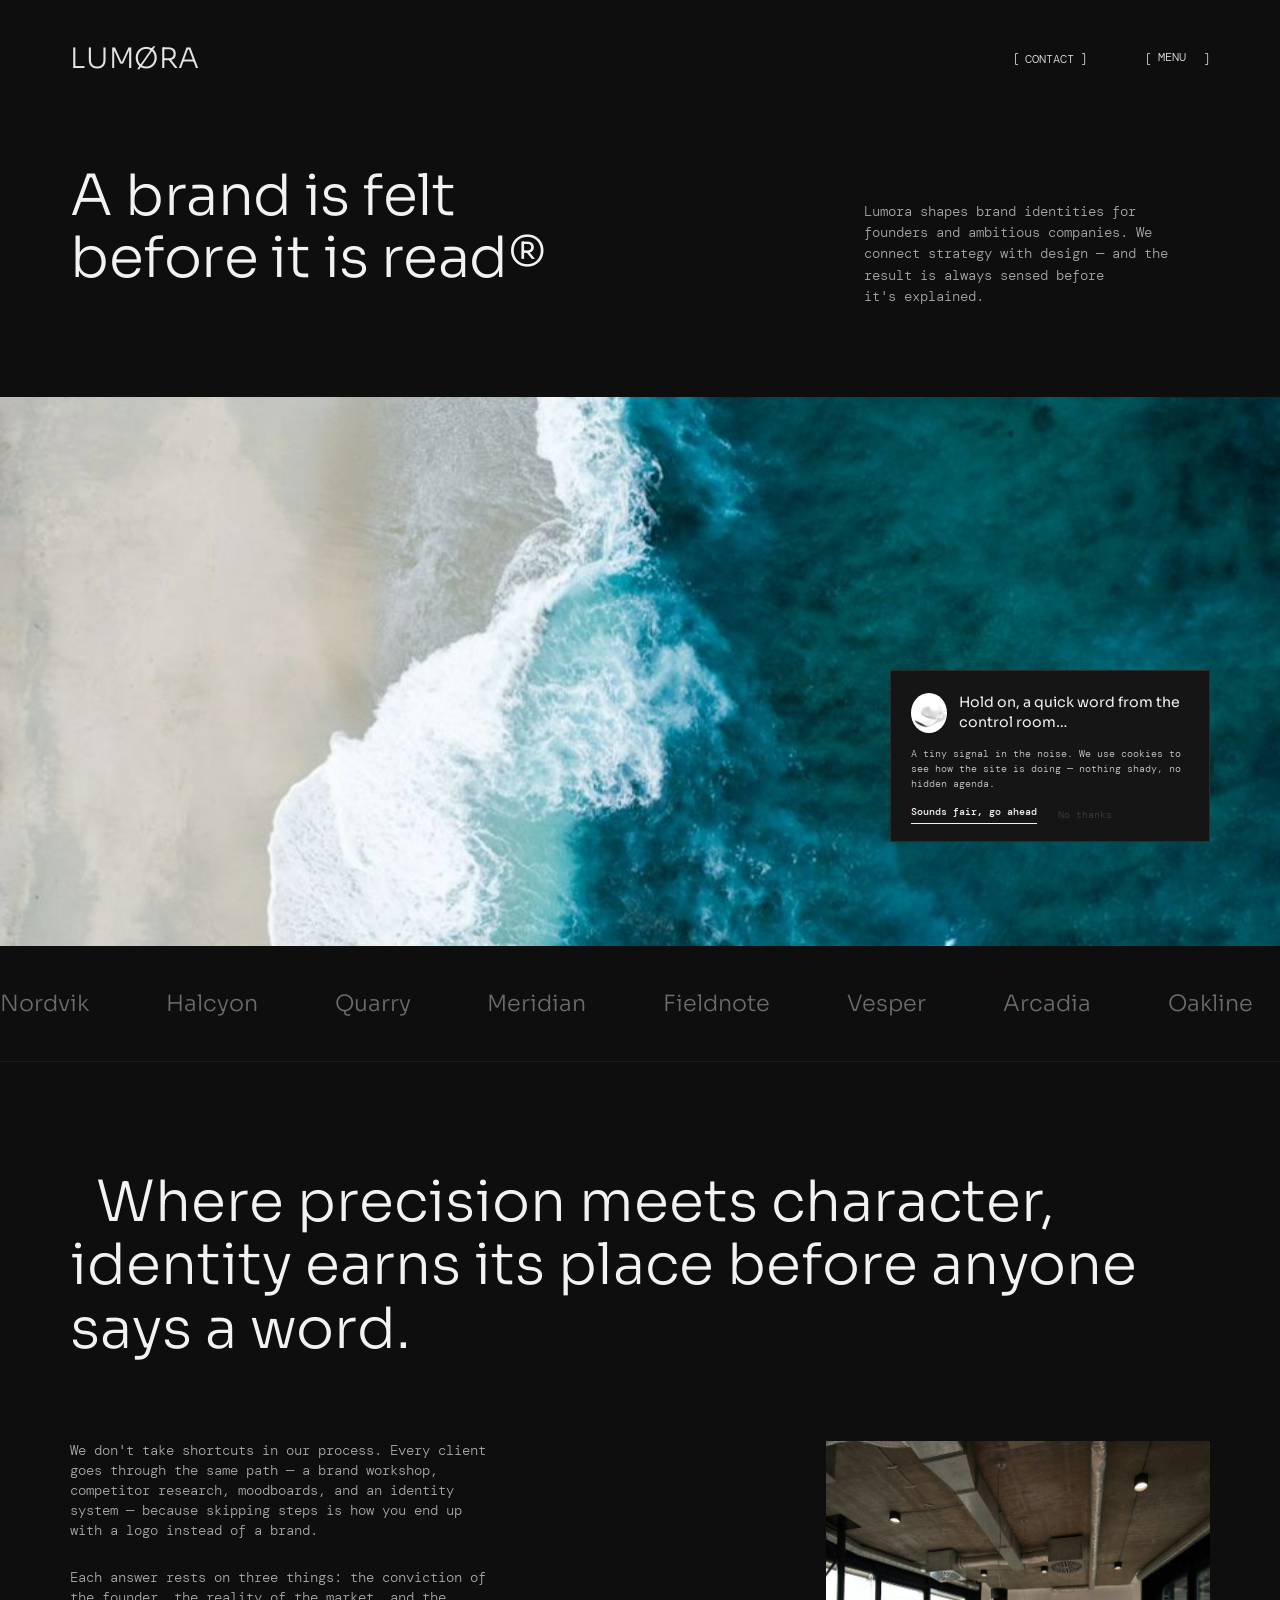
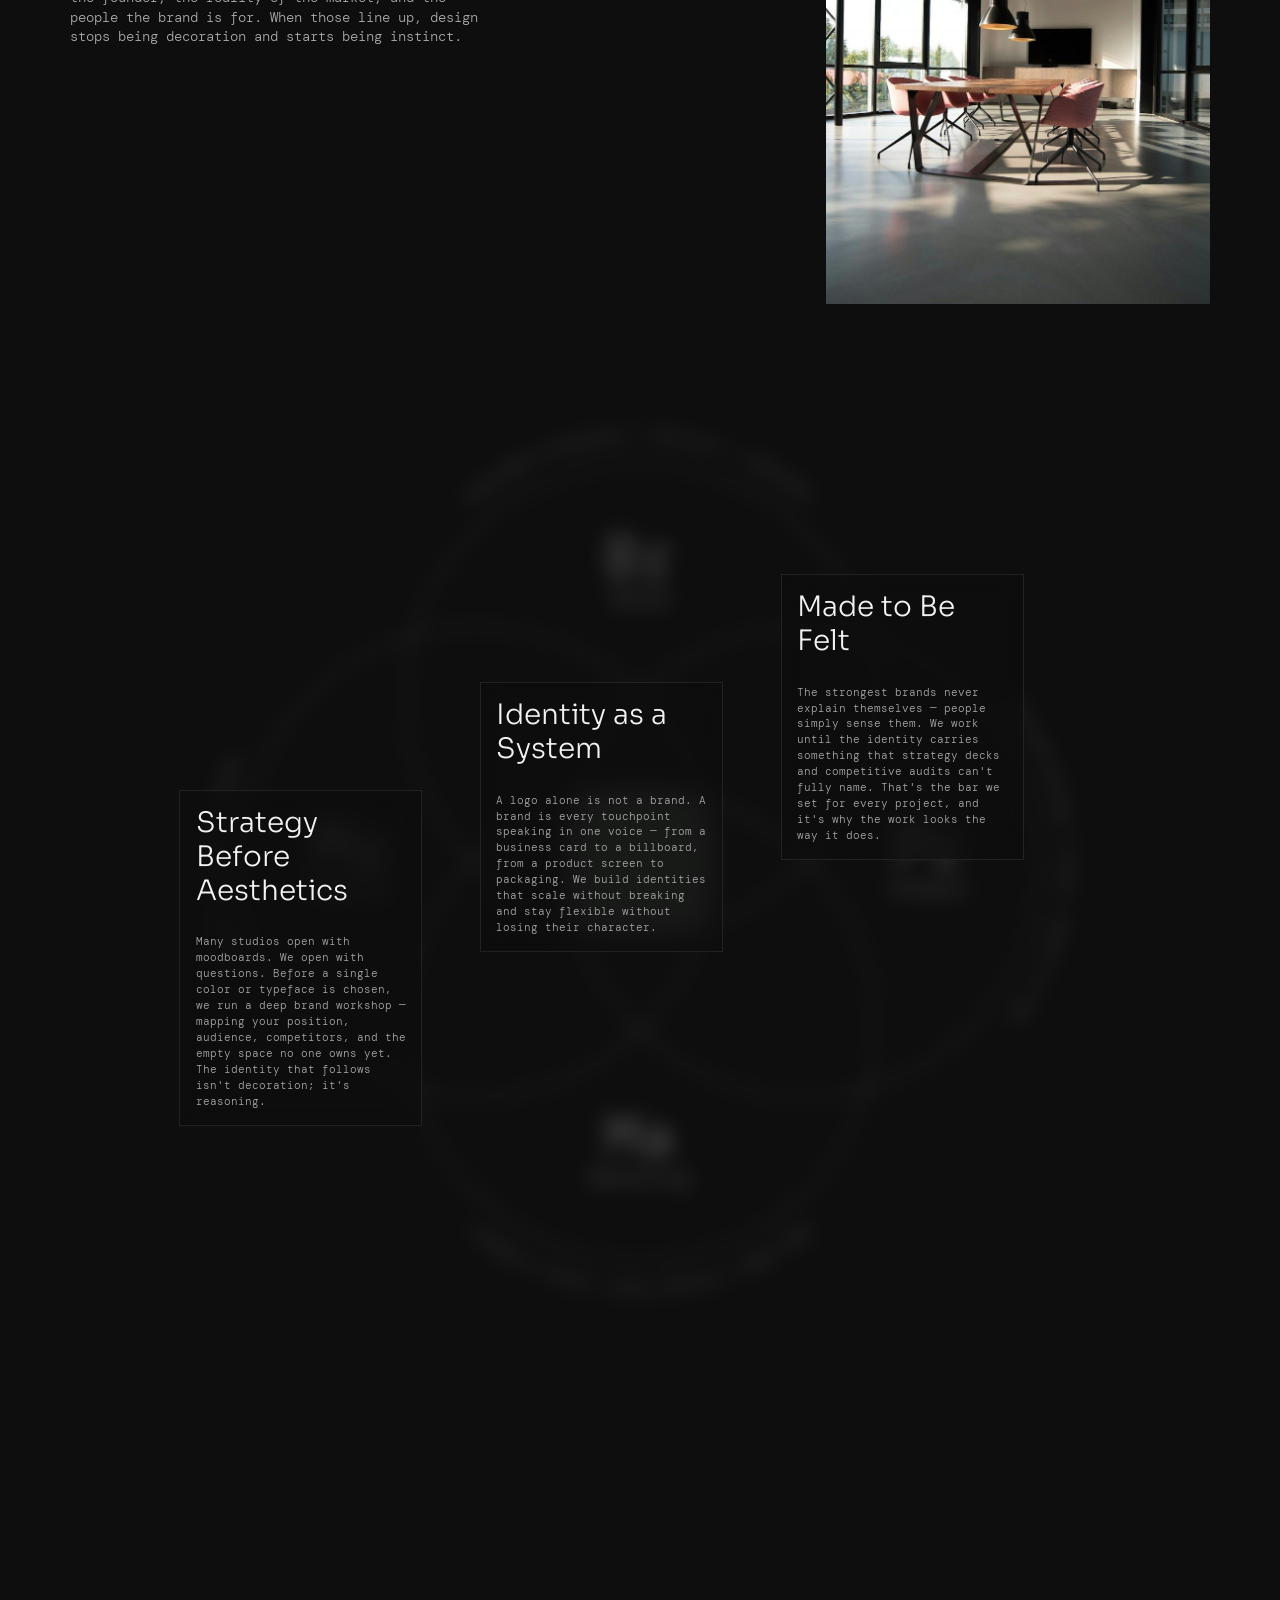
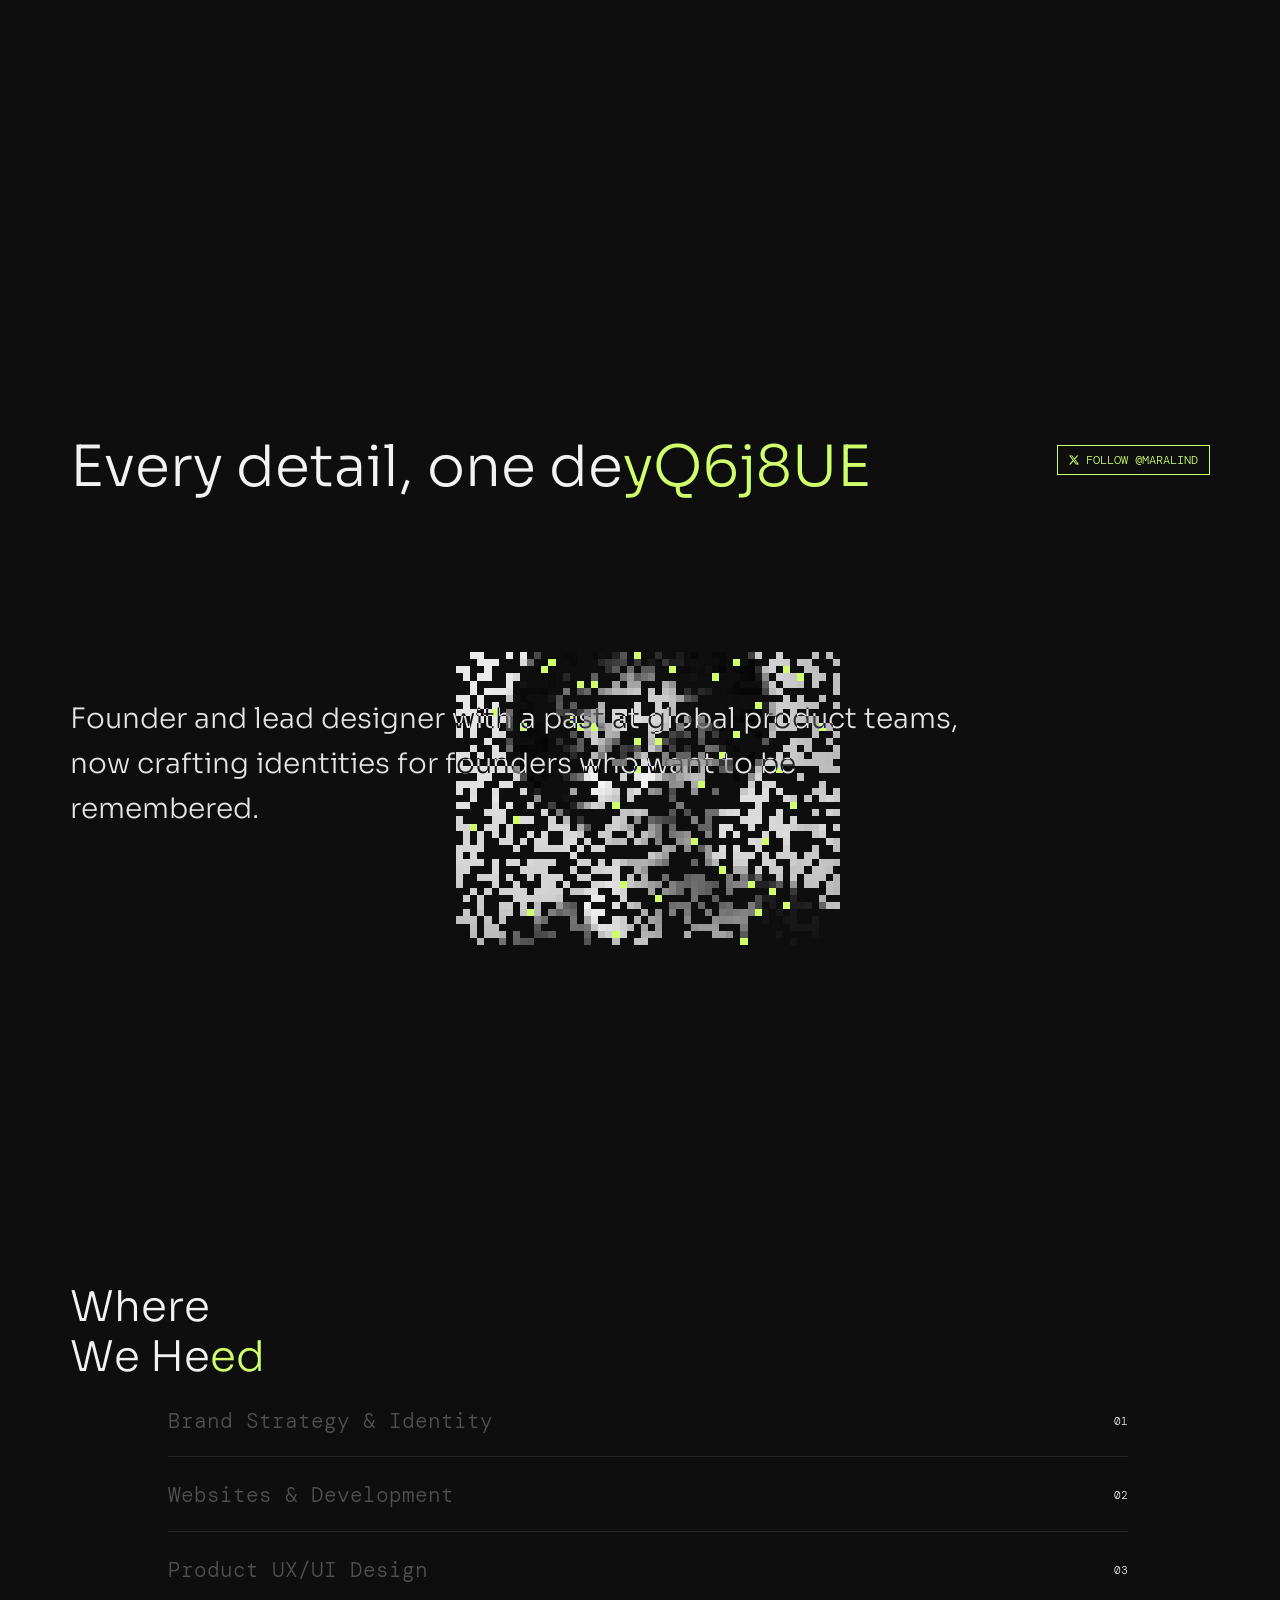
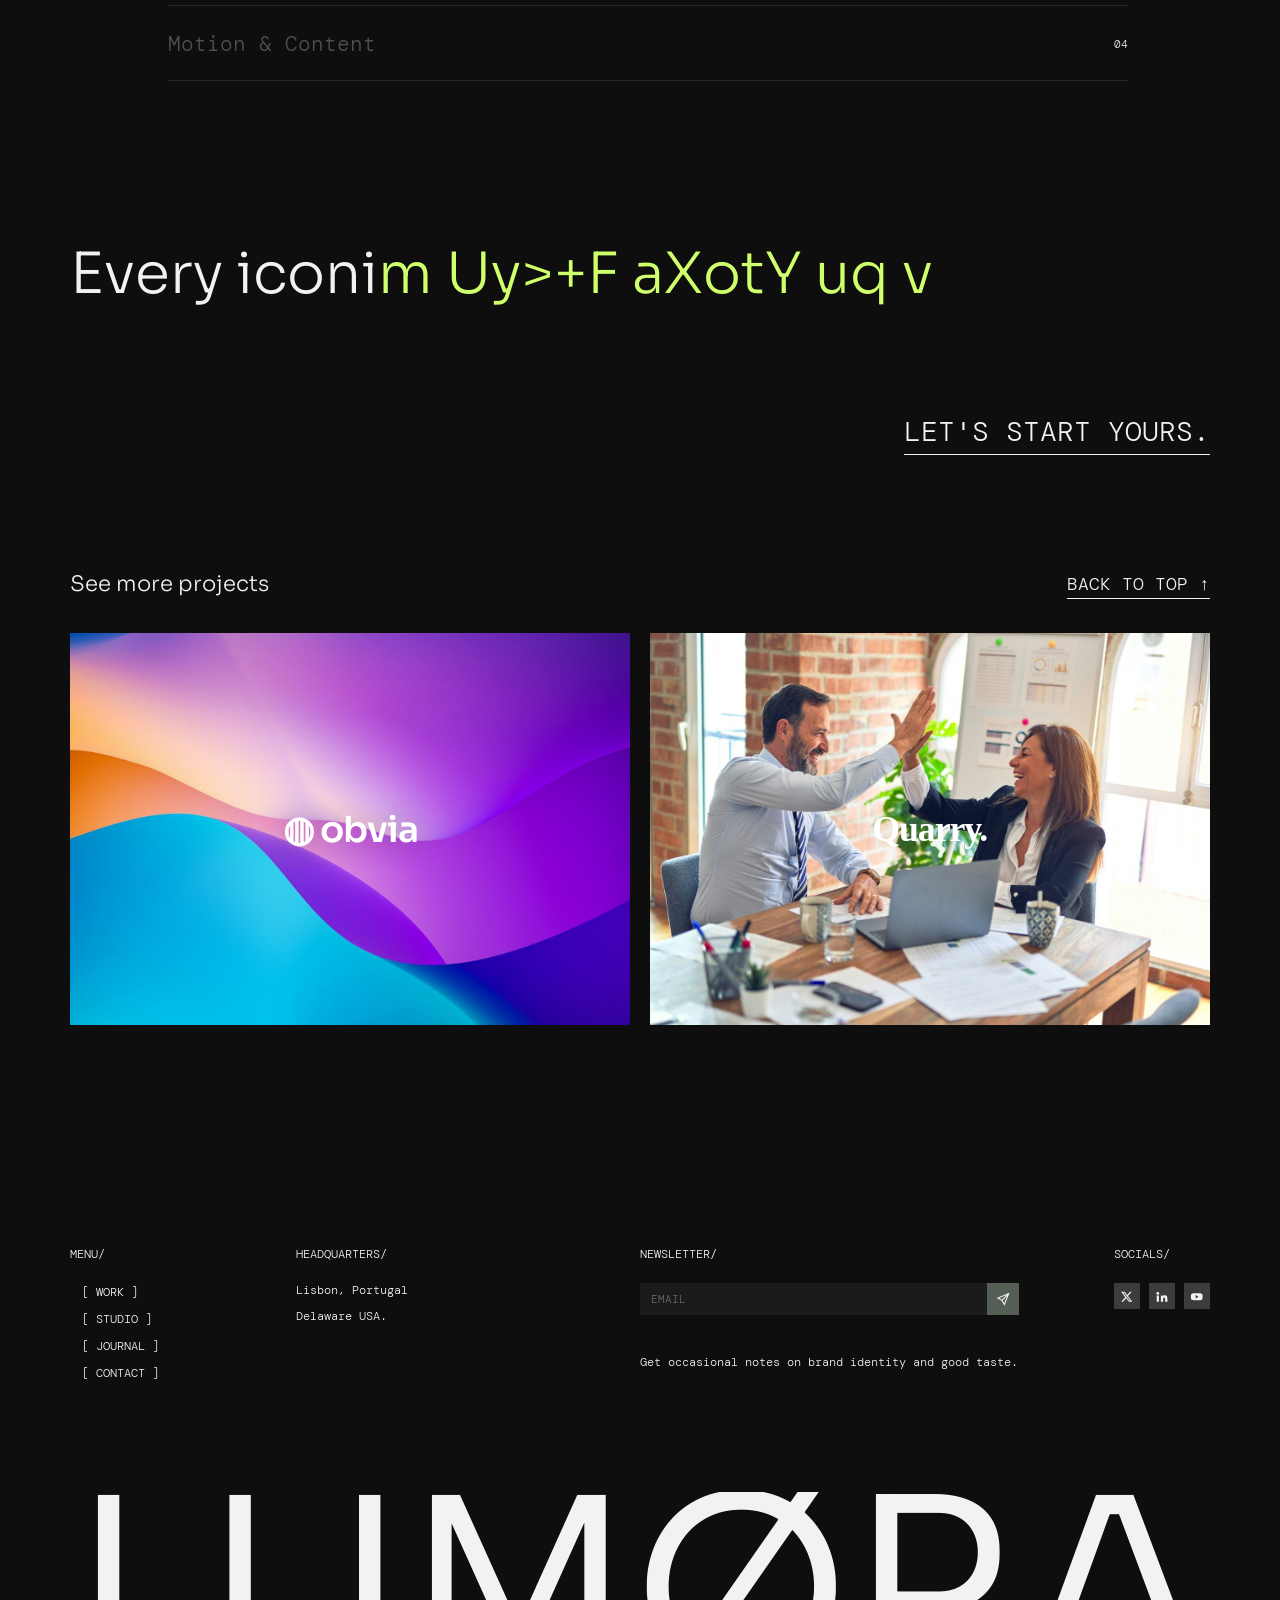
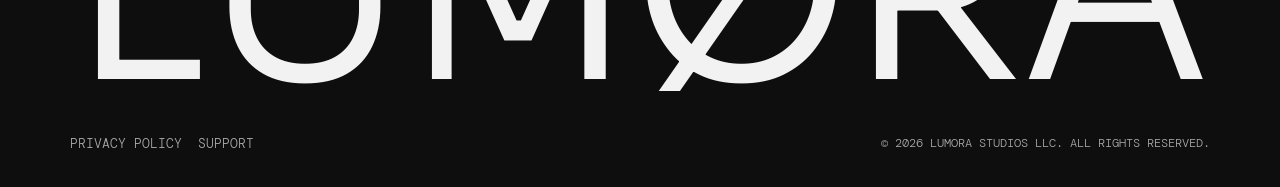
<file: studio.html>
<!doctype html>
<html lang="en">
<head>
<meta charset="utf-8">
<meta name="viewport" content="width=device-width, initial-scale=1">
<title>Studio | LUMØRA</title>
<meta name="description" content="Lumora is a brand identity studio for teams that care how things feel.">
<link rel="icon" href="data:image/svg+xml,%3Csvg xmlns='http://www.w3.org/2000/svg' viewBox='0 0 32 32'%3E%3Crect width='32' height='32' fill='%230e0e0e'/%3E%3Ccircle cx='16' cy='16' r='8' fill='none' stroke='%23f2f2f2' stroke-width='2.4'/%3E%3Cpath d='M9 24 23 8' stroke='%23f2f2f2' stroke-width='2.4'/%3E%3C/svg%3E">
<link rel="preconnect" href="https://fonts.googleapis.com"><link rel="preconnect" href="https://fonts.gstatic.com" crossorigin>
<link href="https://fonts.googleapis.com/css2?family=DM+Mono:wght@300;400;500&family=Sora:wght@100..800&display=swap" rel="stylesheet">
<link rel="stylesheet" href="assets/css/site.css">
</head>
<body class="studio">
<div class="pt cover" data-pt aria-hidden="true"><div class="bigmark pt-mark" aria-label="LUMØRA" role="img" ><span class="ch"><span>L</span></span><span class="ch"><span>U</span></span><span class="ch"><span>M</span></span><span class="ch"><span>Ø</span></span><span class="ch"><span>R</span></span><span class="ch"><span>A</span></span></div></div>
<header class="hdr always-compact" data-hdr="page">
  <a class="logo" href="index.html" aria-label="Lumora home"><div class="logo-mark" aria-label="LUMØRA" role="img" ><span class="ch"><span>L</span></span><span class="ch"><span>U</span></span><span class="ch"><span>M</span></span><span class="ch"><span>Ø</span></span><span class="ch"><span>R</span></span><span class="ch"><span>A</span></span></div></a>
  <nav class="nav" aria-label="Main">
    <span class="collapsible"><a href="work.html">[ <span class="roll"><span>WORK</span><span aria-hidden="true">WORK</span></span> ]</a><a href="studio.html">[ <span class="roll"><span>STUDIO</span><span aria-hidden="true">STUDIO</span></span> ]</a><a href="lab.html">[ <span class="roll"><span>LAB</span><span aria-hidden="true">LAB</span></span> ]</a><a href="contact.html">[ <span class="roll"><span>CONTACT</span><span aria-hidden="true">CONTACT</span></span> ]</a></span>
    <a class="contact-link" href="contact.html">[ <span class="roll"><span>CONTACT</span><span aria-hidden="true">CONTACT</span></span> ]</a>
    <button class="menu-btn" type="button" aria-expanded="false" aria-controls="menu" data-menu-btn>[ <span class="mlabel"><span class="roll"><span>MENU</span><span aria-hidden="true">MENU</span></span></span> <i class="dot"></i> ]</button>
  </nav>
</header>
<div class="menu" id="menu" data-menu aria-hidden="true">
  <nav class="menu-links" aria-label="Menu"><a href="work.html"><span>Work</span></a><a href="studio.html"><span>Studio</span></a><a href="lab.html"><span>Lab</span></a><a href="contact.html"><span>Contact</span></a></nav>
  <div class="menu-side">
    <a href="lab.html"><img src="assets/img/merch.jpg" alt="Field Goods merch cap" loading="lazy"></a>
    <h4>Field Goods</h4><p>A small shop for people who notice details.</p>
    <div class="news"><form data-news novalidate><label class="sr" for="n-cfdul">Email</label><input type="email" placeholder="Email" required aria-label="Email"><button type="submit" aria-label="Subscribe"><svg viewBox="0 0 24 24" fill="none" stroke="currentColor" stroke-width="1.8"><path d="M21 3 10 14M21 3l-7 18-4-7-7-4 18-7Z"/></svg></button></form><div class="ok" aria-live="polite"></div><p>Get occasional notes on brand identity and good taste.</p></div>
    <div class="socials">
  <a href="https://x.com/" target="_blank" rel="noopener" aria-label="X"><svg viewBox="0 0 24 24" fill="currentColor"><path d="M17.8 3h3.1l-6.8 7.7L22 21h-6.2l-4.9-6.3L5.3 21H2.2l7.2-8.3L2 3h6.4l4.4 5.8L17.8 3Zm-1.1 16.2h1.7L7.4 4.7H5.6l11.1 14.5Z"/></svg></a>
  <a href="https://www.linkedin.com/" target="_blank" rel="noopener" aria-label="LinkedIn"><svg viewBox="0 0 24 24" fill="currentColor"><path d="M4.98 3.5a2.5 2.5 0 1 1 0 5 2.5 2.5 0 0 1 0-5ZM3 9.75h4V21H3V9.75Zm6.5 0h3.8v1.6h.06c.53-1 1.84-2.05 3.78-2.05 4.04 0 4.86 2.6 4.86 6V21h-4v-5c0-1.2-.02-2.73-1.66-2.73-1.67 0-1.92 1.3-1.92 2.64V21h-4V9.75Z"/></svg></a>
  <a href="https://www.instagram.com/" target="_blank" rel="noopener" aria-label="Instagram"><svg viewBox="0 0 24 24" fill="none" stroke="currentColor" stroke-width="2"><rect x="3" y="3" width="18" height="18" rx="5"/><circle cx="12" cy="12" r="4"/><circle cx="17.5" cy="6.5" r="1" fill="currentColor"/></svg></a></div>
  </div>
  <div class="menu-foot"><div><a href="privacy-policy.html">Privacy policy</a><a href="support.html">Support</a></div><span>© 2026 LUMORA STUDIOS LLC. All rights reserved.</span></div>
</div>
<main id="main">
<section class="phero"><h1 class="hero-h1"><span class="line "><span>A brand is felt</span></span><span class="line "><span>before it is read®</span></span></h1><p class="hero-p"><span class="typed" data-typed><span class="ghost">Lumora shapes brand identities for<br>founders and ambitious companies. We<br>connect strategy with design — and the<br>result is always sensed before<br>it's explained.</span><span class="ink" aria-hidden="true">Lumora shapes brand identities for<br>founders and ambitious companies. We<br>connect strategy with design — and the<br>result is always sensed before<br>it's explained.</span></span></p></section>
<div class="studio-hero-img" data-parallax><img src="assets/img/studio-hero.jpg" alt="Waves meeting a green coastline from above"></div>
<div class="names-belt"><div class="logo-track"><span>Nordvik</span><span>Halcyon</span><span>Quarry</span><span>Meridian</span><span>Fieldnote</span><span>Vesper</span><span>Arcadia</span><span>Oakline</span><span>Ferro</span><span>Mintleaf</span><span>Nordvik</span><span>Halcyon</span><span>Quarry</span><span>Meridian</span><span>Fieldnote</span><span>Vesper</span><span>Arcadia</span><span>Oakline</span><span>Ferro</span><span>Mintleaf</span></div></div>
<p class="statement reveal-words" data-words><span class="indent"></span>Where precision meets character, identity earns its place before anyone says a word.</p>
<section class="studio-two"><div class="copy"><p class="fade-up">We don't take shortcuts in our process. Every client goes through the same path — a brand workshop, competitor research, moodboards, and an identity system — because skipping steps is how you end up with a logo instead of a brand.</p><p class="fade-up">Each answer rests on three things: the conviction of the founder, the reality of the market, and the people the brand is for. When those line up, design stops being decoration and starts being instinct.</p></div><img class="fade-up" src="assets/img/studio-office.jpg" alt="The Lumora studio space" loading="lazy"></section>
<section class="chem" data-chem='{"venn":[{"k":"Br","t":"Brand","ring":"Relatable & Relevant | Distinct | Influence"},{"k":"Pr","t":"Product","ring":"Desired Outcome | Proof | Effort & Time"},{"k":"Ma","t":"Marketing","ring":"Real Need | Rising Trend | Value to Market"},{"k":"Pu","t":"Purpose","ring":"Mission | Vision | Values"}],"title":"Brand Chemistry"}'>
  <div class="chem-sticky"><svg viewBox="-500 -500 1000 1000" aria-label="Brand Chemistry diagram"></svg>
    <div class="cards"><div class="ccard" style="left:14vw;top:42vh"><h4>Strategy Before Aesthetics</h4><p>Many studios open with moodboards. We open with questions. Before a single color or typeface is chosen, we run a deep brand workshop — mapping your position, audience, competitors, and the empty space no one owns yet. The identity that follows isn't decoration; it's reasoning.</p></div><div class="ccard" style="left:37.5vw;top:30vh"><h4>Identity as a System</h4><p>A logo alone is not a brand. A brand is every touchpoint speaking in one voice — from a business card to a billboard, from a product screen to packaging. We build identities that scale without breaking and stay flexible without losing their character.</p></div><div class="ccard" style="left:61vw;top:18vh"><h4>Made to Be Felt</h4><p>The strongest brands never explain themselves — people simply sense them. We work until the identity carries something that strategy decks and competitive audits can't fully name. That's the bar we set for every project, and it's why the work looks the way it does.</p></div></div>
  </div>
</section>
<section class="one-designer">
  <h2 data-scramble>Every detail, one designer.</h2>
  <div class="pix" data-pix="assets/img/studio-portrait.jpg"><canvas aria-label="Portrait of the founder"></canvas></div>
  <a class="follow" href="https://x.com/" target="_blank" rel="noopener"><svg width="12" viewBox="0 0 24 24" fill="currentColor"><path d="M17.8 3h3.1l-6.8 7.7L22 21h-6.2l-4.9-6.3L5.3 21H2.2l7.2-8.3L2 3h6.4l4.4 5.8L17.8 3Zm-1.1 16.2h1.7L7.4 4.7H5.6l11.1 14.5Z"/></svg> Follow @maralind</a>
  <p class="bio reveal-words" data-words>Founder and lead designer with a past at global product teams, now crafting identities for founders who want to be remembered.</p>
</section>
<section class="contrib" data-contrib>
  <h2 class="scramble-h" data-scramble>Where<br>We Help</h2>
  <ul><li data-img="assets/img/work-3.jpg" data-logo="Nordvik">Brand Strategy & Identity<small>01</small></li><li data-img="assets/img/work-6.jpg" data-logo="Halcyon">Websites & Development<small>02</small></li><li data-img="assets/img/work-2.jpg" data-logo="Quarry.">Product UX/UI Design<small>03</small></li><li data-img="assets/img/work-9.jpg" data-logo="Vesper">Motion & Content<small>04</small></li></ul>
  <div class="contrib-peek" aria-hidden="true"><img src="assets/img/work-3.jpg" alt=""><span></span></div>
</section>
<section class="cta-band"><h2 data-scramble>Every iconic brand began as a bold first step.</h2><a class="link-u" href="contact.html">Let's start yours.</a></section>
<section class="more-proj"><div class="top"><h3>See more projects</h3><a class="link-u" href="#main" data-top>Back to top ↑</a></div>
  <div class="grid"><a href="work.html"><img src="assets/img/more-1.jpg" alt="" loading="lazy"><span class="fake-logo" style="font-weight:600">◍ obvia</span></a><a href="work.html"><img src="assets/img/more-2.jpg" alt="" loading="lazy"><span class="fake-logo" style="font-family:Georgia,serif">Quarry.</span></a></div></section>
</main>
<footer class="ftr" style="--ftr-bg:#0e0e0e">
  <div class="ftr-cols">
    <div class="ftr-menu"><h5>Menu/</h5><a href="work.html"><span class="roll"><span>Work</span><span aria-hidden="true">Work</span></span></a><a href="studio.html"><span class="roll"><span>Studio</span><span aria-hidden="true">Studio</span></span></a><a href="journal.html"><span class="roll"><span>Journal</span><span aria-hidden="true">Journal</span></span></a><a href="contact.html"><span class="roll"><span>Contact</span><span aria-hidden="true">Contact</span></span></a></div>
    <div class="ftr-hq"><h5>Headquarters/</h5><p>Lisbon, Portugal</p><p>Delaware USA.</p></div>
    <div class="ftr-news"><h5>Newsletter/</h5><div class="news"><form data-news novalidate><label class="sr" for="n-uaami">Email</label><input type="email" placeholder="Email" required aria-label="Email"><button type="submit" aria-label="Subscribe"><svg viewBox="0 0 24 24" fill="none" stroke="currentColor" stroke-width="1.8"><path d="M21 3 10 14M21 3l-7 18-4-7-7-4 18-7Z"/></svg></button></form><div class="ok" aria-live="polite"></div><p>Get occasional notes on brand identity and good taste.</p></div></div>
    <div><h5>Socials/</h5><div class="socials">
  <a href="https://x.com/" target="_blank" rel="noopener" aria-label="X"><svg viewBox="0 0 24 24" fill="currentColor"><path d="M17.8 3h3.1l-6.8 7.7L22 21h-6.2l-4.9-6.3L5.3 21H2.2l7.2-8.3L2 3h6.4l4.4 5.8L17.8 3Zm-1.1 16.2h1.7L7.4 4.7H5.6l11.1 14.5Z"/></svg></a>
  <a href="https://www.linkedin.com/" target="_blank" rel="noopener" aria-label="LinkedIn"><svg viewBox="0 0 24 24" fill="currentColor"><path d="M4.98 3.5a2.5 2.5 0 1 1 0 5 2.5 2.5 0 0 1 0-5ZM3 9.75h4V21H3V9.75Zm6.5 0h3.8v1.6h.06c.53-1 1.84-2.05 3.78-2.05 4.04 0 4.86 2.6 4.86 6V21h-4v-5c0-1.2-.02-2.73-1.66-2.73-1.67 0-1.92 1.3-1.92 2.64V21h-4V9.75Z"/></svg></a>
  <a href="https://www.instagram.com/" target="_blank" rel="noopener" aria-label="YouTube"><svg viewBox="0 0 24 24" fill="currentColor"><path d="M22 8.2a3 3 0 0 0-2.1-2.1C18 5.6 12 5.6 12 5.6s-6 0-7.9.5A3 3 0 0 0 2 8.2 31 31 0 0 0 1.6 12c0 1.3.1 2.5.4 3.8a3 3 0 0 0 2.1 2.1c1.9.5 7.9.5 7.9.5s6 0 7.9-.5a3 3 0 0 0 2.1-2.1c.3-1.3.4-2.5.4-3.8s-.1-2.5-.4-3.8ZM10 15.2V8.8l5.2 3.2-5.2 3.2Z"/></svg></a></div></div>
  </div>
  <div class="ftr-mark" data-ftr-mark><div class="bigmark foot-mark" aria-label="LUMØRA" role="img" ><span class="ch"><span>L</span></span><span class="ch"><span>U</span></span><span class="ch"><span>M</span></span><span class="ch"><span>Ø</span></span><span class="ch"><span>R</span></span><span class="ch"><span>A</span></span></div><canvas aria-hidden="true"></canvas></div>
  <div class="ftr-base"><div><a href="privacy-policy.html">Privacy policy</a><a href="support.html">Support</a></div><span>© 2026 LUMORA STUDIOS LLC. All rights reserved.</span></div>
</footer>
<div class="cookie" data-cookie hidden role="dialog" aria-label="Cookie notice">
  <div class="cookie-top"><img src="assets/img/cookie.jpg" alt="" width="40" height="40"><h4>Hold on, a quick word from the control room…</h4></div>
  <p>A tiny signal in the noise. We use cookies to see how the site is doing — nothing shady, no hidden agenda.</p>
  <div class="cookie-actions"><button class="yes" type="button" data-cookie-yes>Sounds fair, go ahead</button><button class="no" type="button" data-cookie-no>No thanks</button></div>
</div>
<div class="cursor" data-cursor aria-hidden="true"><i></i><b>View</b></div>
<script src="assets/js/main.js" defer></script>
</body>
</html>
</file>
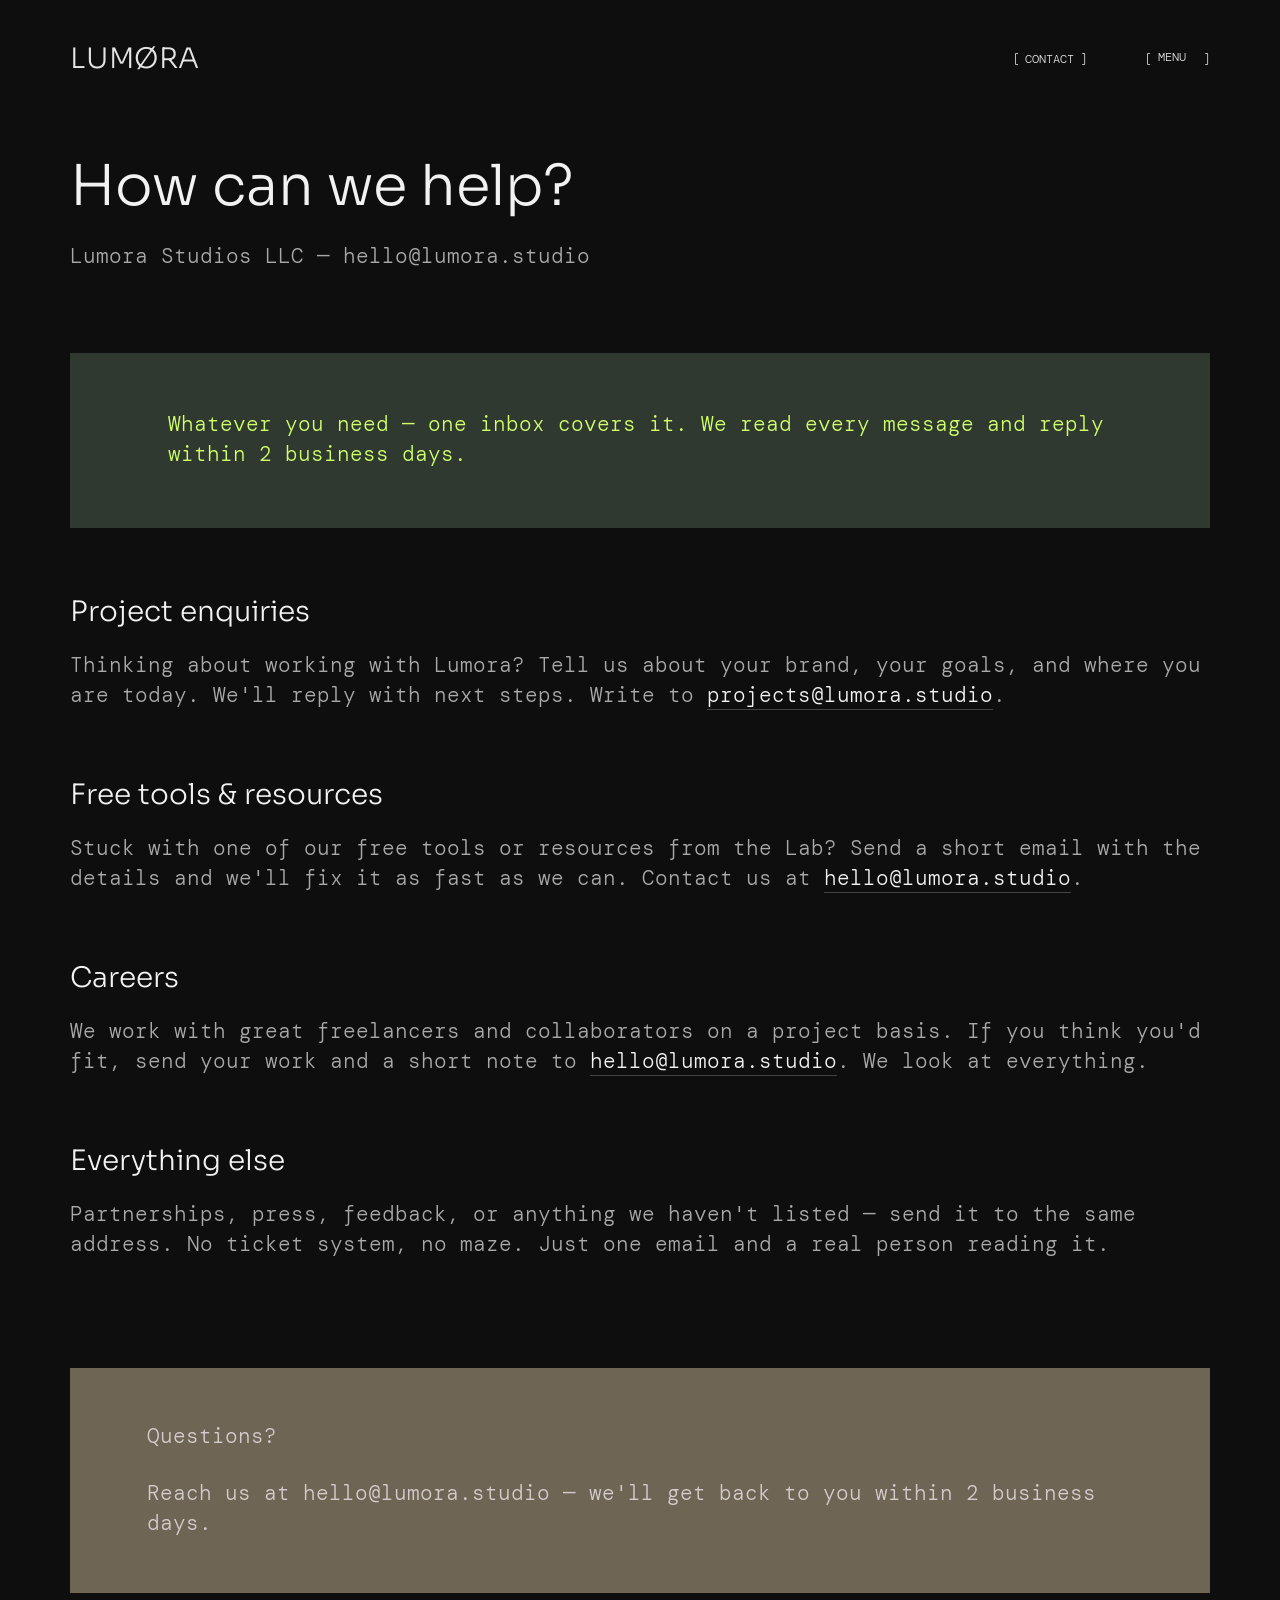
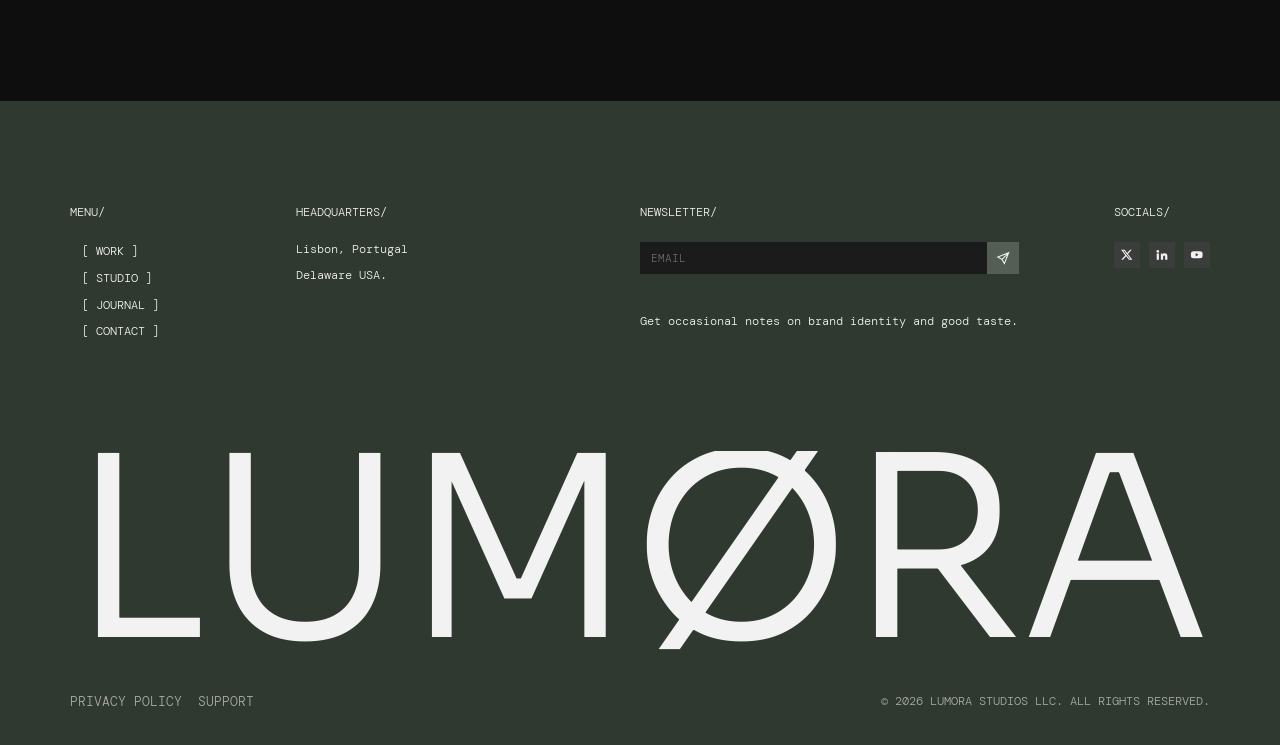
<file: support.html>
<!doctype html>
<html lang="en">
<head>
<meta charset="utf-8">
<meta name="viewport" content="width=device-width, initial-scale=1">
<title>Support | LUMØRA</title>
<meta name="description" content="Lumora is a brand identity studio for teams that care how things feel.">
<link rel="icon" href="data:image/svg+xml,%3Csvg xmlns='http://www.w3.org/2000/svg' viewBox='0 0 32 32'%3E%3Crect width='32' height='32' fill='%230e0e0e'/%3E%3Ccircle cx='16' cy='16' r='8' fill='none' stroke='%23f2f2f2' stroke-width='2.4'/%3E%3Cpath d='M9 24 23 8' stroke='%23f2f2f2' stroke-width='2.4'/%3E%3C/svg%3E">
<link rel="preconnect" href="https://fonts.googleapis.com"><link rel="preconnect" href="https://fonts.gstatic.com" crossorigin>
<link href="https://fonts.googleapis.com/css2?family=DM+Mono:wght@300;400;500&family=Sora:wght@100..800&display=swap" rel="stylesheet">
<link rel="stylesheet" href="assets/css/site.css">
</head>
<body class="">
<div class="pt cover" data-pt aria-hidden="true"><div class="bigmark pt-mark" aria-label="LUMØRA" role="img" ><span class="ch"><span>L</span></span><span class="ch"><span>U</span></span><span class="ch"><span>M</span></span><span class="ch"><span>Ø</span></span><span class="ch"><span>R</span></span><span class="ch"><span>A</span></span></div></div>
<header class="hdr always-compact" data-hdr="page">
  <a class="logo" href="index.html" aria-label="Lumora home"><div class="logo-mark" aria-label="LUMØRA" role="img" ><span class="ch"><span>L</span></span><span class="ch"><span>U</span></span><span class="ch"><span>M</span></span><span class="ch"><span>Ø</span></span><span class="ch"><span>R</span></span><span class="ch"><span>A</span></span></div></a>
  <nav class="nav" aria-label="Main">
    <span class="collapsible"><a href="work.html">[ <span class="roll"><span>WORK</span><span aria-hidden="true">WORK</span></span> ]</a><a href="studio.html">[ <span class="roll"><span>STUDIO</span><span aria-hidden="true">STUDIO</span></span> ]</a><a href="lab.html">[ <span class="roll"><span>LAB</span><span aria-hidden="true">LAB</span></span> ]</a><a href="contact.html">[ <span class="roll"><span>CONTACT</span><span aria-hidden="true">CONTACT</span></span> ]</a></span>
    <a class="contact-link" href="contact.html">[ <span class="roll"><span>CONTACT</span><span aria-hidden="true">CONTACT</span></span> ]</a>
    <button class="menu-btn" type="button" aria-expanded="false" aria-controls="menu" data-menu-btn>[ <span class="mlabel"><span class="roll"><span>MENU</span><span aria-hidden="true">MENU</span></span></span> <i class="dot"></i> ]</button>
  </nav>
</header>
<div class="menu" id="menu" data-menu aria-hidden="true">
  <nav class="menu-links" aria-label="Menu"><a href="work.html"><span>Work</span></a><a href="studio.html"><span>Studio</span></a><a href="lab.html"><span>Lab</span></a><a href="contact.html"><span>Contact</span></a></nav>
  <div class="menu-side">
    <a href="lab.html"><img src="assets/img/merch.jpg" alt="Field Goods merch cap" loading="lazy"></a>
    <h4>Field Goods</h4><p>A small shop for people who notice details.</p>
    <div class="news"><form data-news novalidate><label class="sr" for="n-o2h0d">Email</label><input type="email" placeholder="Email" required aria-label="Email"><button type="submit" aria-label="Subscribe"><svg viewBox="0 0 24 24" fill="none" stroke="currentColor" stroke-width="1.8"><path d="M21 3 10 14M21 3l-7 18-4-7-7-4 18-7Z"/></svg></button></form><div class="ok" aria-live="polite"></div><p>Get occasional notes on brand identity and good taste.</p></div>
    <div class="socials">
  <a href="https://x.com/" target="_blank" rel="noopener" aria-label="X"><svg viewBox="0 0 24 24" fill="currentColor"><path d="M17.8 3h3.1l-6.8 7.7L22 21h-6.2l-4.9-6.3L5.3 21H2.2l7.2-8.3L2 3h6.4l4.4 5.8L17.8 3Zm-1.1 16.2h1.7L7.4 4.7H5.6l11.1 14.5Z"/></svg></a>
  <a href="https://www.linkedin.com/" target="_blank" rel="noopener" aria-label="LinkedIn"><svg viewBox="0 0 24 24" fill="currentColor"><path d="M4.98 3.5a2.5 2.5 0 1 1 0 5 2.5 2.5 0 0 1 0-5ZM3 9.75h4V21H3V9.75Zm6.5 0h3.8v1.6h.06c.53-1 1.84-2.05 3.78-2.05 4.04 0 4.86 2.6 4.86 6V21h-4v-5c0-1.2-.02-2.73-1.66-2.73-1.67 0-1.92 1.3-1.92 2.64V21h-4V9.75Z"/></svg></a>
  <a href="https://www.instagram.com/" target="_blank" rel="noopener" aria-label="Instagram"><svg viewBox="0 0 24 24" fill="none" stroke="currentColor" stroke-width="2"><rect x="3" y="3" width="18" height="18" rx="5"/><circle cx="12" cy="12" r="4"/><circle cx="17.5" cy="6.5" r="1" fill="currentColor"/></svg></a></div>
  </div>
  <div class="menu-foot"><div><a href="privacy-policy.html">Privacy policy</a><a href="support.html">Support</a></div><span>© 2026 LUMORA STUDIOS LLC. All rights reserved.</span></div>
</div>
<main id="main">
<section class="doc"><h1>How can we help?</h1><p class="lead">Lumora Studios LLC — hello@lumora.studio</p><div class="callbox"><p>Whatever you need — one inbox covers it. We read every message and reply within 2 business days.</p></div>
<h2>Project enquiries</h2><p>Thinking about working with Lumora? Tell us about your brand, your goals, and where you are today. We'll reply with next steps. Write to <a href="mailto:projects@lumora.studio">projects@lumora.studio</a>.</p>
<h2>Free tools & resources</h2><p>Stuck with one of our free tools or resources from the Lab? Send a short email with the details and we'll fix it as fast as we can. Contact us at <a href="mailto:hello@lumora.studio">hello@lumora.studio</a>.</p>
<h2>Careers</h2><p>We work with great freelancers and collaborators on a project basis. If you think you'd fit, send your work and a short note to <a href="mailto:hello@lumora.studio">hello@lumora.studio</a>. We look at everything.</p>
<h2>Everything else</h2><p>Partnerships, press, feedback, or anything we haven't listed — send it to the same address. No ticket system, no maze. Just one email and a real person reading it.</p>
<div class="qbox"><p>Questions?</p><p>Reach us at hello@lumora.studio — we'll get back to you within 2 business days.</p></div></section>
</main>
<footer class="ftr" style="--ftr-bg:#303930">
  <div class="ftr-cols">
    <div class="ftr-menu"><h5>Menu/</h5><a href="work.html"><span class="roll"><span>Work</span><span aria-hidden="true">Work</span></span></a><a href="studio.html"><span class="roll"><span>Studio</span><span aria-hidden="true">Studio</span></span></a><a href="journal.html"><span class="roll"><span>Journal</span><span aria-hidden="true">Journal</span></span></a><a href="contact.html"><span class="roll"><span>Contact</span><span aria-hidden="true">Contact</span></span></a></div>
    <div class="ftr-hq"><h5>Headquarters/</h5><p>Lisbon, Portugal</p><p>Delaware USA.</p></div>
    <div class="ftr-news"><h5>Newsletter/</h5><div class="news"><form data-news novalidate><label class="sr" for="n-3lv1f">Email</label><input type="email" placeholder="Email" required aria-label="Email"><button type="submit" aria-label="Subscribe"><svg viewBox="0 0 24 24" fill="none" stroke="currentColor" stroke-width="1.8"><path d="M21 3 10 14M21 3l-7 18-4-7-7-4 18-7Z"/></svg></button></form><div class="ok" aria-live="polite"></div><p>Get occasional notes on brand identity and good taste.</p></div></div>
    <div><h5>Socials/</h5><div class="socials">
  <a href="https://x.com/" target="_blank" rel="noopener" aria-label="X"><svg viewBox="0 0 24 24" fill="currentColor"><path d="M17.8 3h3.1l-6.8 7.7L22 21h-6.2l-4.9-6.3L5.3 21H2.2l7.2-8.3L2 3h6.4l4.4 5.8L17.8 3Zm-1.1 16.2h1.7L7.4 4.7H5.6l11.1 14.5Z"/></svg></a>
  <a href="https://www.linkedin.com/" target="_blank" rel="noopener" aria-label="LinkedIn"><svg viewBox="0 0 24 24" fill="currentColor"><path d="M4.98 3.5a2.5 2.5 0 1 1 0 5 2.5 2.5 0 0 1 0-5ZM3 9.75h4V21H3V9.75Zm6.5 0h3.8v1.6h.06c.53-1 1.84-2.05 3.78-2.05 4.04 0 4.86 2.6 4.86 6V21h-4v-5c0-1.2-.02-2.73-1.66-2.73-1.67 0-1.92 1.3-1.92 2.64V21h-4V9.75Z"/></svg></a>
  <a href="https://www.instagram.com/" target="_blank" rel="noopener" aria-label="YouTube"><svg viewBox="0 0 24 24" fill="currentColor"><path d="M22 8.2a3 3 0 0 0-2.1-2.1C18 5.6 12 5.6 12 5.6s-6 0-7.9.5A3 3 0 0 0 2 8.2 31 31 0 0 0 1.6 12c0 1.3.1 2.5.4 3.8a3 3 0 0 0 2.1 2.1c1.9.5 7.9.5 7.9.5s6 0 7.9-.5a3 3 0 0 0 2.1-2.1c.3-1.3.4-2.5.4-3.8s-.1-2.5-.4-3.8ZM10 15.2V8.8l5.2 3.2-5.2 3.2Z"/></svg></a></div></div>
  </div>
  <div class="ftr-mark" data-ftr-mark><div class="bigmark foot-mark" aria-label="LUMØRA" role="img" ><span class="ch"><span>L</span></span><span class="ch"><span>U</span></span><span class="ch"><span>M</span></span><span class="ch"><span>Ø</span></span><span class="ch"><span>R</span></span><span class="ch"><span>A</span></span></div><canvas aria-hidden="true"></canvas></div>
  <div class="ftr-base"><div><a href="privacy-policy.html">Privacy policy</a><a href="support.html">Support</a></div><span>© 2026 LUMORA STUDIOS LLC. All rights reserved.</span></div>
</footer>
<div class="cookie" data-cookie hidden role="dialog" aria-label="Cookie notice">
  <div class="cookie-top"><img src="assets/img/cookie.jpg" alt="" width="40" height="40"><h4>Hold on, a quick word from the control room…</h4></div>
  <p>A tiny signal in the noise. We use cookies to see how the site is doing — nothing shady, no hidden agenda.</p>
  <div class="cookie-actions"><button class="yes" type="button" data-cookie-yes>Sounds fair, go ahead</button><button class="no" type="button" data-cookie-no>No thanks</button></div>
</div>
<div class="cursor" data-cursor aria-hidden="true"><i></i><b>View</b></div>
<script src="assets/js/main.js" defer></script>
</body>
</html>
</file>
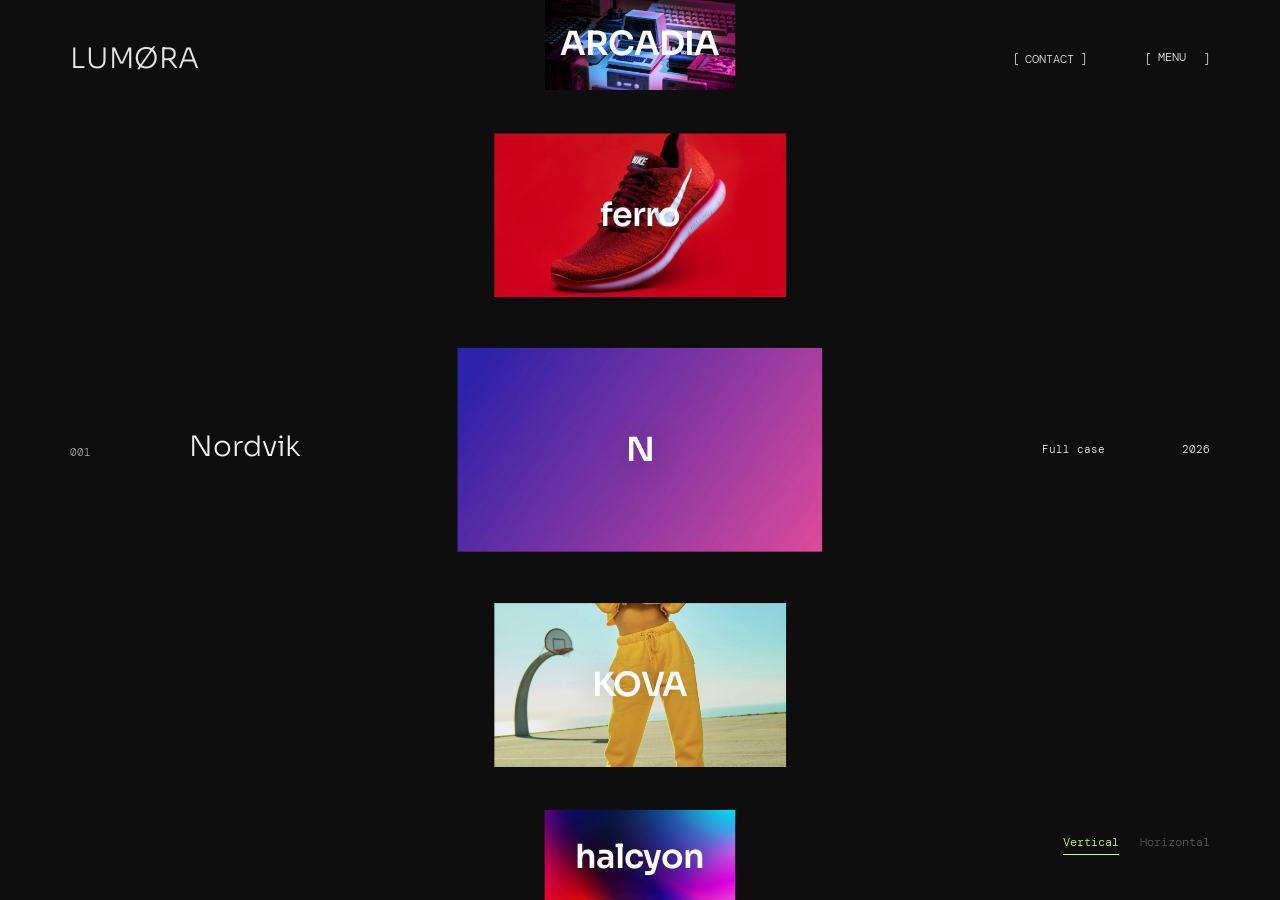
<file: work.html>
<!doctype html>
<html lang="en">
<head>
<meta charset="utf-8">
<meta name="viewport" content="width=device-width, initial-scale=1">
<title>Works | LUMØRA</title>
<meta name="description" content="Lumora is a brand identity studio for teams that care how things feel.">
<link rel="icon" href="data:image/svg+xml,%3Csvg xmlns='http://www.w3.org/2000/svg' viewBox='0 0 32 32'%3E%3Crect width='32' height='32' fill='%230e0e0e'/%3E%3Ccircle cx='16' cy='16' r='8' fill='none' stroke='%23f2f2f2' stroke-width='2.4'/%3E%3Cpath d='M9 24 23 8' stroke='%23f2f2f2' stroke-width='2.4'/%3E%3C/svg%3E">
<link rel="preconnect" href="https://fonts.googleapis.com"><link rel="preconnect" href="https://fonts.gstatic.com" crossorigin>
<link href="https://fonts.googleapis.com/css2?family=DM+Mono:wght@300;400;500&family=Sora:wght@100..800&display=swap" rel="stylesheet">
<link rel="stylesheet" href="assets/css/site.css">
</head>
<body class="work">
<div class="pt cover" data-pt aria-hidden="true"><div class="bigmark pt-mark" aria-label="LUMØRA" role="img" ><span class="ch"><span>L</span></span><span class="ch"><span>U</span></span><span class="ch"><span>M</span></span><span class="ch"><span>Ø</span></span><span class="ch"><span>R</span></span><span class="ch"><span>A</span></span></div></div>
<header class="hdr always-compact" data-hdr="page">
  <a class="logo" href="index.html" aria-label="Lumora home"><div class="logo-mark" aria-label="LUMØRA" role="img" ><span class="ch"><span>L</span></span><span class="ch"><span>U</span></span><span class="ch"><span>M</span></span><span class="ch"><span>Ø</span></span><span class="ch"><span>R</span></span><span class="ch"><span>A</span></span></div></a>
  <nav class="nav" aria-label="Main">
    <span class="collapsible"><a href="work.html">[ <span class="roll"><span>WORK</span><span aria-hidden="true">WORK</span></span> ]</a><a href="studio.html">[ <span class="roll"><span>STUDIO</span><span aria-hidden="true">STUDIO</span></span> ]</a><a href="lab.html">[ <span class="roll"><span>LAB</span><span aria-hidden="true">LAB</span></span> ]</a><a href="contact.html">[ <span class="roll"><span>CONTACT</span><span aria-hidden="true">CONTACT</span></span> ]</a></span>
    <a class="contact-link" href="contact.html">[ <span class="roll"><span>CONTACT</span><span aria-hidden="true">CONTACT</span></span> ]</a>
    <button class="menu-btn" type="button" aria-expanded="false" aria-controls="menu" data-menu-btn>[ <span class="mlabel"><span class="roll"><span>MENU</span><span aria-hidden="true">MENU</span></span></span> <i class="dot"></i> ]</button>
  </nav>
</header>
<div class="menu" id="menu" data-menu aria-hidden="true">
  <nav class="menu-links" aria-label="Menu"><a href="work.html"><span>Work</span></a><a href="studio.html"><span>Studio</span></a><a href="lab.html"><span>Lab</span></a><a href="contact.html"><span>Contact</span></a></nav>
  <div class="menu-side">
    <a href="lab.html"><img src="assets/img/merch.jpg" alt="Field Goods merch cap" loading="lazy"></a>
    <h4>Field Goods</h4><p>A small shop for people who notice details.</p>
    <div class="news"><form data-news novalidate><label class="sr" for="n-j3501">Email</label><input type="email" placeholder="Email" required aria-label="Email"><button type="submit" aria-label="Subscribe"><svg viewBox="0 0 24 24" fill="none" stroke="currentColor" stroke-width="1.8"><path d="M21 3 10 14M21 3l-7 18-4-7-7-4 18-7Z"/></svg></button></form><div class="ok" aria-live="polite"></div><p>Get occasional notes on brand identity and good taste.</p></div>
    <div class="socials">
  <a href="https://x.com/" target="_blank" rel="noopener" aria-label="X"><svg viewBox="0 0 24 24" fill="currentColor"><path d="M17.8 3h3.1l-6.8 7.7L22 21h-6.2l-4.9-6.3L5.3 21H2.2l7.2-8.3L2 3h6.4l4.4 5.8L17.8 3Zm-1.1 16.2h1.7L7.4 4.7H5.6l11.1 14.5Z"/></svg></a>
  <a href="https://www.linkedin.com/" target="_blank" rel="noopener" aria-label="LinkedIn"><svg viewBox="0 0 24 24" fill="currentColor"><path d="M4.98 3.5a2.5 2.5 0 1 1 0 5 2.5 2.5 0 0 1 0-5ZM3 9.75h4V21H3V9.75Zm6.5 0h3.8v1.6h.06c.53-1 1.84-2.05 3.78-2.05 4.04 0 4.86 2.6 4.86 6V21h-4v-5c0-1.2-.02-2.73-1.66-2.73-1.67 0-1.92 1.3-1.92 2.64V21h-4V9.75Z"/></svg></a>
  <a href="https://www.instagram.com/" target="_blank" rel="noopener" aria-label="Instagram"><svg viewBox="0 0 24 24" fill="none" stroke="currentColor" stroke-width="2"><rect x="3" y="3" width="18" height="18" rx="5"/><circle cx="12" cy="12" r="4"/><circle cx="17.5" cy="6.5" r="1" fill="currentColor"/></svg></a></div>
  </div>
  <div class="menu-foot"><div><a href="privacy-policy.html">Privacy policy</a><a href="support.html">Support</a></div><span>© 2026 LUMORA STUDIOS LLC. All rights reserved.</span></div>
</div>
<main id="main">
<h1 class="sr">Selected work</h1>
<section class="work-stage" data-work='[{"name":"Nordvik","year":2026,"img":"assets/img/work-1.jpg","logo":"N"},{"name":"Kova AI","year":2026,"img":"assets/img/proj-kova.jpg","logo":"KOVA"},{"name":"Halcyon","year":2025,"img":"assets/img/work-2.jpg","logo":"halcyon"},{"name":"Quarry","year":2025,"img":"assets/img/work-3.jpg","logo":"Q."},{"name":"Ondra AI","year":2026,"img":"assets/img/proj-ondra.jpg","logo":"ondra."},{"name":"Meridian","year":2024,"img":"assets/img/work-4.jpg","logo":"MERIDIAN"},{"name":"Fieldnote","year":2025,"img":"assets/img/work-5.jpg","logo":"fieldnote"},{"name":"Pilot AI","year":2026,"img":"assets/img/proj-pilot.jpg","logo":"Pilot"},{"name":"Vesper","year":2024,"img":"assets/img/work-6.jpg","logo":"Vesper"},{"name":"Tessel Network","year":2026,"img":"assets/img/proj-tessel.jpg","logo":"tessel"},{"name":"Arcadia","year":2025,"img":"assets/img/work-7.jpg","logo":"ARCADIA"},{"name":"Ferro","year":2024,"img":"assets/img/work-8.jpg","logo":"ferro"}]'>
  <div class="work-meta"><div class="l"><span class="idx" data-w-idx>001</span><span class="name"><span data-w-name>Nordvik</span></span></div><div class="r"><a href="contact.html">Full case</a><span data-w-year>2026</span></div></div>
  <div class="work-toggle" role="group" aria-label="Layout"><button class="on" type="button" data-layout="vertical">Vertical</button><button type="button" data-layout="horizontal">Horizontal</button></div>
</section>
</main>

<div class="cookie" data-cookie hidden role="dialog" aria-label="Cookie notice">
  <div class="cookie-top"><img src="assets/img/cookie.jpg" alt="" width="40" height="40"><h4>Hold on, a quick word from the control room…</h4></div>
  <p>A tiny signal in the noise. We use cookies to see how the site is doing — nothing shady, no hidden agenda.</p>
  <div class="cookie-actions"><button class="yes" type="button" data-cookie-yes>Sounds fair, go ahead</button><button class="no" type="button" data-cookie-no>No thanks</button></div>
</div>
<div class="cursor" data-cursor aria-hidden="true"><i></i><b>View</b></div>
<script src="assets/js/main.js" defer></script>
</body>
</html>
</file>
<file: assets/css/site.css>
/* LUMØRA — site styles. Measurements are taken at 1440×900 and expressed in vw/vh like the reference. */
:root {
  --bg: #0e0e0e;
  --fg: #f2f2f2;
  --gray: #a9a9a9;
  --dim: #505050;
  --lime: #cfff6a;
  --slate: #303539;
  --moss: #303930;
  --moss-2: #545e54;
  --olive: #6e6554;
  --card: #d4cccc;
  --sage: #cddbc0;
  --pink: #ff6f9c;
  --pad: 5.5vw;
  --sans: "Sora", "Helvetica Neue", Arial, sans-serif;
  --mono: "DM Mono", ui-monospace, Menlo, monospace;
  --ease: cubic-bezier(.65, 0, .35, 1);
  --ease-out: cubic-bezier(.16, 1, .3, 1);
  --t-h1: 4.44vw;   /* 64px */
  --t-h2: 3.3vw;    /* 47.5px */
  --t-h3: 2.2vw;    /* 31.7px */
  --t-b1: 1.67vw;   /* 24px */
  --t-b2: 1.11vw;   /* 16px */
  --t-b3: .97vw;    /* 14px */
  --t-xs: .83vw;    /* 12px */
  --t-xxs: .69vw;   /* 10px */
}
@media (max-width: 1024px) { :root { --pad: 4.1vw; --t-h1: 6.8vw; --t-h2: 4.68vw; --t-h3: 3.4vw; --t-b1: 2.6vw; --t-b2: 1.95vw; --t-b3: 1.7vw; --t-xs: 1.4vw; --t-xxs: 1.2vw; } }
@media (max-width: 640px) { :root { --pad: 5.97vw; --t-h1: 11.3vw; --t-h2: 8.2vw; --t-h3: 6.2vw; --t-b1: 4.6vw; --t-b2: 3.3vw; --t-b3: 3.1vw; --t-xs: 2.8vw; --t-xxs: 2.4vw; } }

*, *::before, *::after { box-sizing: border-box; }
[hidden] { display: none !important; }
html { -webkit-text-size-adjust: 100%; }
html, body { margin: 0; background: var(--bg); color: var(--fg); }
body { font-family: var(--sans); font-weight: 300; overflow-x: hidden; -webkit-font-smoothing: antialiased; }
body.is-locked { overflow: hidden; }
a { color: inherit; text-decoration: none; }
img { display: block; max-width: 100%; }
button { font: inherit; color: inherit; background: none; border: 0; padding: 0; cursor: pointer; }
input, textarea, select { font: inherit; color: inherit; }
h1, h2, h3, h4, p { margin: 0; font-weight: inherit; }
.mono { font-family: var(--mono); font-weight: 400; }
.sr { position: absolute; width: 1px; height: 1px; overflow: hidden; clip: rect(0 0 0 0); }
::selection { background: var(--lime); color: var(--bg); }

/* ---------- split text helpers ---------- */
.line { display: block; overflow: hidden; }
.line > span { display: inline-block; transform: translateY(105%); transition: transform 1.1s var(--ease-out); }
.is-in .line > span, .line.is-in > span { transform: none; }
.w { display: inline-block; white-space: pre; }
.fade-up { opacity: 0; transform: translateY(24px); transition: opacity 1s var(--ease-out), transform 1s var(--ease-out); }
.fade-up.is-in { opacity: 1; transform: none; }
/* mono paragraph typed reveal: a lit copy on top of a dim copy */
.typed { position: relative; display: block; }
.typed .ghost { color: transparent; }
.typed .ink { position: absolute; inset: 0; color: var(--gray); }
.typed .ink span { opacity: 0; transition: opacity .05s; }
.typed .ink span.on { opacity: 1; }

/* ---------- header ---------- */
.hdr { position: fixed; z-index: 900; top: 0; left: 0; width: 100vw; padding: 5.4vh var(--pad) 0; display: flex; justify-content: space-between; align-items: center; mix-blend-mode: difference; pointer-events: none; }
.hdr > * { pointer-events: auto; }
.logo { display: block; width: 10vw; height: 1.6vw; font-family: var(--sans); font-weight: 300; font-size: 2.31vw; line-height: 1.6vw; letter-spacing: .02em; white-space: nowrap; color: var(--fg); }
.logo svg { width: 100%; height: 100%; display: block; }
.nav { display: flex; gap: 4.55vw; font-family: var(--mono); font-size: var(--t-b3); line-height: 1; text-transform: uppercase; }
.nav a, .nav button { display: inline-flex; align-items: center; gap: .45em; text-transform: uppercase; letter-spacing: 0; transition: opacity .5s, transform .6s var(--ease); }
.nav .roll { position: relative; display: inline-block; overflow: hidden; height: 1em; line-height: 1; }
.nav .roll span { display: block; transition: transform .45s var(--ease); }
.nav .roll span + span { position: absolute; left: 0; top: 100%; }
.nav a:hover .roll span, .nav button:hover .roll span { transform: translateY(-100%); }
.nav .is-gone { opacity: 0; transform: translateY(-120%); pointer-events: none; }
.nav .dot { width: .45em; height: .45em; background: currentColor; display: none; }
.nav .menu-btn .dot { display: inline-block; transform: scale(0); transition: transform .4s var(--ease); }
.nav .menu-btn:hover .dot { transform: scale(1); }
.nav .collapsible { display: inline-flex; gap: 4.55vw; transition: opacity .5s; }
.hdr.compact .nav .collapsible { opacity: 0; pointer-events: none; }
.hdr .menu-btn { display: none; }
.hdr[data-hdr="home"]:not(.compact) .contact-link { display: none; }
.hdr.compact .menu-btn, .hdr.always-compact .menu-btn { display: inline-flex; }
.hdr.always-compact .nav .collapsible { display: none; }
@media (max-width: 1024px) {
  .logo { width: 17vw; height: 2.8vw; }
  .nav { font-size: 1.8vw; }
  .nav .collapsible, .nav .contact-link { display: none !important; }
  .hdr .menu-btn { display: inline-flex; }
}
@media (max-width: 640px) { .hdr { padding-top: 3.2vh; } .logo { width: 31vw; height: 5vw; } .nav { font-size: 2.8vw; } }

/* ---------- menu overlay ---------- */
.menu { position: fixed; inset: 0; z-index: 850; background: var(--bg); clip-path: polygon(0 135%, 100% 100%, 100% 100%, 0 135%); transition: clip-path .9s var(--ease); display: grid; grid-template-columns: 58vw 1fr; padding: 0 var(--pad); visibility: hidden; }
.menu.is-open { clip-path: polygon(0 0, 100% -35%, 100% 100%, 0 100%); visibility: visible; }
.menu.is-closing { clip-path: polygon(0 0, 100% -35%, 100% -35%, 0 0); visibility: visible; }
.menu-links { display: flex; flex-direction: column; gap: 5.46vh; padding: 19.4vh 0 0 8.1vw; font-size: 5.13vw; line-height: 1; font-weight: 300; }
.menu-links a { display: inline-block; overflow: hidden; width: max-content; }
.menu-links a > span { display: inline-block; transform: translateY(110%); transition: transform .9s var(--ease-out); }
.menu.is-open .menu-links a > span { transform: none; }
.menu.is-open .menu-links a:nth-child(2) > span { transition-delay: .06s; } .menu.is-open .menu-links a:nth-child(3) > span { transition-delay: .12s; } .menu.is-open .menu-links a:nth-child(4) > span { transition-delay: .18s; }
.menu-links:hover a { opacity: .35; } .menu-links a { transition: opacity .4s; } .menu-links a:hover { opacity: 1; }
.menu-side { padding-top: 19.4vh; max-width: 28.6vw; opacity: 0; transform: translateY(30px); transition: opacity .8s .25s, transform .8s .25s var(--ease-out); }
.menu.is-open .menu-side { opacity: 1; transform: none; }
.menu-side img { width: 100%; aspect-ratio: 411 / 219; object-fit: cover; }
.menu-side h4 { font-size: var(--t-b1); margin-top: 1.1vh; line-height: 1.25; }
.menu-side p { font-size: var(--t-b3); color: var(--gray); }
.menu-side .news { margin-top: 4vh; }
.menu-foot { position: absolute; left: var(--pad); right: var(--pad); bottom: 4vh; display: flex; justify-content: space-between; font-family: var(--mono); font-size: 1vw; text-transform: uppercase; color: var(--gray); }
.menu-foot a { margin-right: 1.2vw; }
@media (max-width: 1024px) {
  .menu { grid-template-columns: 1fr; align-content: start; overflow: auto; }
  .menu-links { padding: 14vh 0 0; font-size: 7.8vw; gap: 0; }
  .menu-links a { width: 100%; padding: 1.6vh 0; border-bottom: 1px solid #222; }
  .menu-side { max-width: none; padding-top: 5vh; } .menu-side img, .menu-side h4, .menu-side > p { display: none; }
  .menu-foot { position: static; padding: 6vh 0 4vh; font-size: 2.6vw; }
}

/* ---------- newsletter / socials (shared) ---------- */
.news form { display: flex; height: 2.4vw; min-height: 32px; }
.news input { flex: 1; min-width: 0; background: #1b1b1b; border: 0; padding: 0 .9vw; font-family: var(--mono); font-size: var(--t-xs); text-transform: uppercase; outline: none; color: var(--fg); }
.news input::placeholder { color: #6a6a6a; }
.news input:focus { background: #222; }
.news button { width: 2.4vw; min-width: 32px; background: #545e54; display: grid; place-items: center; transition: background .3s; }
.news button:hover { background: var(--lime); color: var(--bg); }
.news button svg { width: 45%; }
.news .ok { font-family: var(--mono); font-size: var(--t-xs); color: var(--lime); margin-top: .6vh; min-height: 1.2em; }
.news p { font-family: var(--mono); font-size: var(--t-b3); line-height: 1.5; color: var(--fg); margin-top: 1.8vh; font-weight: 300; }
.socials { display: flex; gap: .7vw; }
.socials a { width: 2vw; height: 2vw; min-width: 26px; min-height: 26px; background: #3a3d3a; display: grid; place-items: center; transition: background .3s, color .3s; }
.socials a:hover { background: var(--lime); color: var(--bg); }
.socials svg { width: 52%; height: 52%; }
.menu-side .socials { margin-top: 3vh; }

/* ---------- footer ---------- */
.ftr { position: relative; z-index: 5; background: var(--ftr-bg, var(--bg)); padding: 11.7vh var(--pad) 3.9vh; font-family: var(--mono); overflow: hidden; }
.ftr-cols { display: grid; grid-template-columns: 17.6vw 26.9vw 1fr auto; font-size: var(--t-b3); font-weight: 300; }
.ftr-cols h5 { margin: 0 0 2.6vh; font-weight: 300; text-transform: uppercase; font-size: var(--t-b3); line-height: 1; }
.ftr-menu a { display: block; width: max-content; font-weight: 300; text-transform: uppercase; line-height: 1.5; margin: 0 0 .9vh .9vw; }
.ftr-menu a::before { content: "[ "; } .ftr-menu a::after { content: " ]"; }
.ftr-menu a .roll { display: inline-block; height: 1.5em; overflow: hidden; vertical-align: top; }
.ftr-menu a .roll span { display: block; transition: transform .45s var(--ease); }
.ftr-menu a:hover .roll span { transform: translateY(-100%); }
.ftr-hq p { line-height: 1.2; margin-bottom: 1.2vh; }
.ftr-news { max-width: 29.6vw; }
.ftr-news p { margin-top: 2.2vh; }
.ftr-mark { position: relative; margin-top: 12vh; height: 14.6vw; cursor: crosshair; }
.ftr-mark canvas { position: absolute; inset: 0; width: 100%; height: 100%; }
.ftr-mark .mark-svg { position: absolute; inset: 0; width: 100%; height: 100%; color: var(--fg); }
.ftr-base { display: flex; justify-content: space-between; margin-top: 5.5vh; font-size: 1vw; text-transform: uppercase; color: var(--gray); }
.ftr-base a { margin-right: 1.2vw; transition: color .3s; } .ftr-base a:hover { color: var(--fg); }
.ftr-base span { font-size: var(--t-b3); }
@media (max-width: 1024px) {
  .ftr-cols { grid-template-columns: 1fr 1fr; gap: 5vh 4vw; }
  .ftr-news { max-width: none; grid-column: 1 / -1; }
  .ftr-base { font-size: 1.8vw; flex-wrap: wrap; gap: 1vh; } .ftr-base span { font-size: 1.8vw; }
  .ftr-mark { margin-top: 7vh; }
}
@media (max-width: 640px) {
  .ftr { padding-top: 8vh; }
  .ftr-cols { grid-template-columns: 1fr; } .ftr-hq { display: none; }
  .ftr-menu a { font-size: 4.6vw; margin-left: 0; } .ftr-menu a::before, .ftr-menu a::after { content: ""; }
  .ftr-menu { border-top: 1px solid #2a2a2a; } .ftr-menu a { width: 100%; border-bottom: 1px solid #2a2a2a; padding: 2vh 0; margin: 0; font-family: var(--sans); text-transform: none; }
  .ftr-menu h5 { display: none; }
  .ftr-base { font-size: 2.6vw; } .ftr-base span { font-size: 2.6vw; width: 100%; }
}

/* ---------- cookie card ---------- */
.cookie { position: fixed; z-index: 800; right: var(--pad); bottom: 6.4vh; width: 25vw; min-width: 300px; background: #151515; border: 1px solid #2c2c2c; padding: 1.7vw 1.6vw 1.4vw; transform: translateY(20px); opacity: 0; transition: opacity .8s var(--ease-out), transform .8s var(--ease-out); }
.cookie.is-in { opacity: 1; transform: none; }
.cookie-top { display: flex; gap: .9vw; align-items: flex-start; }
.cookie-top img { width: 2.8vw; min-width: 36px; aspect-ratio: 1; object-fit: cover; filter: grayscale(1) contrast(1.3); border-radius: 50%; }
.cookie h4 { font-size: max(var(--t-b2), 14px); line-height: 1.4; font-weight: 400; }
.cookie p { font-family: var(--mono); font-size: max(.76vw, 10px); line-height: 1.5; margin-top: 1.4vh; color: #cfcfcf; }
.cookie-actions { display: flex; gap: 1.6vw; margin-top: 1.6vh; font-family: var(--mono); font-size: max(.76vw, 10px); text-transform: uppercase; }
.cookie-actions .yes { border-bottom: 1px solid var(--fg); padding-bottom: .5vh; font-weight: 500; }
.cookie-actions .no { color: #3e3e3e; transition: color .3s; } .cookie-actions .no:hover { color: var(--gray); }
@media (max-width: 640px) { .cookie { left: var(--pad); right: var(--pad); width: auto; min-width: 0; padding: 5vw; bottom: 3vh; } .cookie-actions { gap: 6vw; } }

/* ---------- cursor label ---------- */
.cursor { position: fixed; z-index: 950; left: 0; top: 0; pointer-events: none; display: flex; gap: 2px; font-family: var(--mono); font-size: var(--t-xxs); text-transform: uppercase; opacity: 0; transition: opacity .3s; }
.cursor i { width: 1.1vw; height: 1.1vw; background: var(--fg); display: grid; place-items: center; }
.cursor i::after { content: ""; width: 30%; height: 30%; border: 1px solid var(--bg); border-left: 0; border-bottom: 0; transform: rotate(45deg) translate(-15%, 15%); }
.cursor b { font-weight: 400; background: var(--fg); color: var(--bg); padding: 0 .4vw; line-height: 1.1vw; }
.cursor.is-on { opacity: 1; }
@media (hover: none) { .cursor { display: none; } }

/* ---------- page transition ---------- */
.pt { position: fixed; inset: 0; z-index: 1000; background: var(--bg); pointer-events: none; display: grid; place-items: center; clip-path: polygon(0 0, 100% -35%, 100% 100%, 0 100%); transition: clip-path .85s var(--ease); }
.pt.out { clip-path: polygon(0 0, 100% -35%, 100% -35%, 0 0); }
.pt.cover { clip-path: polygon(0 0, 100% -35%, 100% 100%, 0 100%); }
.pt.from-bottom { clip-path: polygon(0 135%, 100% 100%, 100% 100%, 0 135%); transition: none; }
.pt .pt-mark { width: 7vw; min-width: 60px; color: var(--fg); opacity: 0; transition: opacity .3s; }
.pt.cover .pt-mark { opacity: 1; }

/* ---------- shared bits ---------- */
.link-u { font-family: var(--mono); font-size: 1.38vw; text-transform: uppercase; line-height: 1.5; position: relative; display: inline-block; }
.link-u::after { content: ""; position: absolute; left: 0; right: 0; bottom: -2px; height: 1px; background: currentColor; transform-origin: right; transition: transform .6s var(--ease); }
.link-u:hover::after { transform: scaleX(0); transform-origin: right; animation: underline .9s .25s var(--ease) forwards; }
@keyframes underline { from { transform: scaleX(0); transform-origin: left; } to { transform: scaleX(1); transform-origin: left; } }
@media (max-width: 1024px) { .link-u { font-size: 2.2vw; } }
@media (max-width: 640px) { .link-u { font-size: 3.6vw; } }
.scramble { display: inline; }
.scramble .c { display: inline-block; white-space: pre; }
.scramble .c.hot { color: var(--lime); }
.h2 { font-size: var(--t-h2); line-height: 1.2; }
.page-pad { padding-left: var(--pad); padding-right: var(--pad); }
.chip { display: inline-block; font-family: var(--mono); font-size: var(--t-xxs); text-transform: uppercase; line-height: 1; padding: .55vw .7vw; background: rgba(120,120,120,.55); backdrop-filter: blur(6px); color: #f6f6f6; }
.fake-logo { position: absolute; inset: 0; display: grid; place-items: center; color: #fff; font-weight: 600; letter-spacing: -.03em; pointer-events: none; text-shadow: 0 2px 30px rgba(0,0,0,.25); }

/* ================= HOME ================= */
.intro { padding: 10.4vh var(--pad) 0; height: 42.2vh; min-height: 300px; }
.intro .bigmark { width: 100%; height: 14.6vw; color: #e3e3e3; }
.bigmark { display: block; }
.bigmark .ch { transform-box: fill-box; }
.hero-wrap { position: relative; height: 650vh; }
.hero-sticky { position: sticky; top: 0; height: 100vh; overflow: hidden; }
.hero-text { position: absolute; left: var(--pad); right: var(--pad); top: 15vh; display: flex; justify-content: space-between; align-items: flex-start; z-index: 2; }
.home .hero-text { top: 15vh; }
.hero-h1 { font-size: var(--t-h1); line-height: 1.1; max-width: 40vw; letter-spacing: -.01em; }
.hero-p { flex: none; font-family: var(--mono); font-size: var(--t-b2); line-height: 1.5; color: var(--gray); width: 24.6vw; margin-top: 6.9vh; }
.reel-canvas { position: absolute; inset: 0; width: 100%; height: 100%; z-index: 1; }
.reel-ui { position: absolute; z-index: 3; left: 0; top: 0; pointer-events: none; }
.reel-play { position: absolute; z-index: 4; width: 3.2vw; height: 3.2vw; min-width: 40px; min-height: 40px; background: rgba(40,40,40,.7); display: grid; place-items: center; opacity: 0; transition: opacity .4s; pointer-events: auto; }
.reel-play svg { width: 35%; }
.reel-play.is-in { opacity: 1; }
.scroll-hint { position: absolute; left: var(--pad); bottom: 4vh; z-index: 3; font-family: var(--mono); font-size: .95vw; text-transform: uppercase; color: var(--gray); transition: opacity .5s; }
@media (max-width: 1024px) {
  .hero-text { flex-direction: column; top: 13vh; } .hero-h1 { max-width: 75vw; } .hero-p { width: 60vw; margin-top: 3vh; }
  .hero-wrap { height: 420vh; }
  .scroll-hint { display: none; }
}
@media (max-width: 640px) { .hero-h1 { max-width: none; } .hero-p { width: 90%; } .intro { height: auto; min-height: 0; padding-top: 7vh; } }

/* projects */
.projects { padding: 22vh var(--pad) 11.67vh; position: relative; z-index: 3; background: var(--bg); }
.projects-head { display: flex; justify-content: space-between; align-items: flex-end; margin-bottom: 7vh; }
.projects-head h2 { font-size: var(--t-h2); line-height: 1.2; }
.proj-grid { position: relative; height: 170vw; }
.proj { position: absolute; display: block; transition: filter .6s, opacity .6s; }
.proj-grid.has-hover .proj:not(:hover) { filter: blur(6px); opacity: .35; }
.proj-media { position: relative; overflow: hidden; background: #1a1a1a; }
.proj-media img { width: 100%; height: 100%; object-fit: cover; transition: transform 1.2s var(--ease-out), filter .6s; transform: scale(1.08); }
.proj.is-in .proj-media img { transform: scale(1); }
.proj:hover .proj-media img { transform: scale(1.03); }
.proj-media .fake-logo { font-size: 6vw; transition: filter .4s; }
.proj:hover .proj-media .fake-logo { animation: glitch .5s steps(2) 2; }
@keyframes glitch { 0% { clip-path: inset(0 0 60% 0); transform: translateX(-1.5%); } 50% { clip-path: inset(40% 0 0 0); transform: translateX(1.5%); } 100% { clip-path: inset(0); transform: none; } }
.proj-media .tags { position: absolute; right: 1.4vw; bottom: 1.4vw; display: flex; gap: .3vw; flex-wrap: wrap; justify-content: flex-end; }
.proj-media::after { content: ""; position: absolute; inset: 0; background: var(--bg); transform-origin: top; transition: transform 1.2s var(--ease); }
.proj.is-in .proj-media::after { transform: scaleY(0); transform-origin: bottom; }
.proj-info { display: flex; justify-content: space-between; margin-top: 1.7vh; padding-left: 1.55vw; position: relative; }
.proj-info::before { content: ""; position: absolute; left: 0; top: .9vw; width: .55vw; height: .55vw; border: 1px solid #6a6a6a; }
.proj-info h3 { font-size: var(--t-b1); line-height: 1.25; font-weight: 300; }
.proj-info p { font-family: var(--mono); font-size: var(--t-b3); line-height: 1.7; text-transform: uppercase; color: var(--gray); margin-top: 1.3vh; max-width: 27.5vw; }
.proj-view { display: flex; align-items: center; gap: .5vw; font-family: var(--mono); font-size: var(--t-b3); text-transform: uppercase; height: 1.6vw; overflow: hidden; }
.proj-view i { width: .9vw; height: .9vw; background: var(--fg); transform: scale(0); transition: transform .4s var(--ease); }
.proj-view span { display: inline-block; white-space: pre; transform: translateX(-110%); opacity: 0; transition: transform .45s var(--ease-out), opacity .3s; }
.proj:hover .proj-view i { transform: scale(1); }
.proj:hover .proj-view span { transform: none; opacity: 1; }
@media (max-width: 1024px) {
  .proj-grid { height: auto !important; display: flex; flex-direction: column; gap: 7vh; }
  .proj { position: relative; left: auto !important; top: auto !important; width: 100% !important; }
  .proj-media { height: auto !important; aspect-ratio: 4 / 3; }
  .proj-info { flex-direction: column; } .proj-info p { max-width: none; }
  .proj-view { order: 3; margin-top: 1.5vh; height: auto; font-size: 2vw; } .proj-view i { transform: scale(1); width: 2vw; height: 2vw; } .proj-view span { transform: none; opacity: 1; }
  .proj-grid.has-hover .proj:not(:hover) { filter: none; opacity: 1; }
  .projects { padding-top: 10vh; }
}
@media (max-width: 640px) { .proj-view { font-size: 3.2vw; } .proj-view i { width: 3.2vw; height: 3.2vw; } .projects-head { flex-direction: column; align-items: flex-start; gap: 2vh; } .proj-info::before { display: none; } .proj-info { padding-left: 0; } }

/* about */
.about { padding: 15.6vh 0 8vh; position: relative; overflow: hidden; }
.about-big { padding: 0 var(--pad); font-size: var(--t-h1); line-height: 1.12; letter-spacing: -.01em; }
.about-big .indent { display: inline-block; width: 15vw; }
.reveal-words .w { color: #3a3a3a; transition: color .4s; }
.reveal-words .w.on { color: var(--fg); }
.reveal-words .w.hot { color: var(--lime); }
.about-row { display: flex; justify-content: space-between; align-items: flex-end; padding: 9vh var(--pad) 0; }
.about-row p { font-family: var(--mono); font-size: var(--t-b2); line-height: 1.4; color: var(--gray); width: 33.3vw; }
.logo-belt { margin-top: 10vh; perspective: 1400px; overflow: hidden; }
.logo-track { display: flex; gap: 1.1vw; width: max-content; transform-style: preserve-3d; animation: belt 38s linear infinite; }
.logo-belt:hover .logo-track { animation-play-state: paused; }
@keyframes belt { to { transform: translateX(-50%); } }
.logo-card { width: 13.4vw; height: 15.6vw; background: #171717; display: grid; place-items: center; transform: rotateY(-14deg); transition: background .4s, transform .6s var(--ease); font-size: 1.75vw; color: #e8e8e8; letter-spacing: -.02em; }
.logo-card:hover { background: #222; transform: rotateY(0); }
.logo-card .lg { display: flex; align-items: center; gap: .4vw; }
.logo-card .lg b { font-weight: 600; } .logo-card .lg em { font-family: Georgia, serif; } .logo-card .lg i { font-family: var(--mono); font-style: normal; font-size: .7em; letter-spacing: .25em; }
@media (max-width: 1024px) { .about-row { flex-direction: column; align-items: flex-start; gap: 4vh; } .about-row p { width: 80%; } .logo-card { width: 24vw; height: 26vw; font-size: 3.4vw; } .about-big .indent { width: 0; } }

/* contribution */
.contrib { margin-top: 10vh; padding: 0 var(--pad) 8vh; position: relative; }
.contrib h2 { font-size: var(--t-h2); line-height: 1.2; margin-bottom: 7vh; }
.contrib ul { list-style: none; margin: 0 0 0 7.6vw; padding: 0; width: 75vw; }
.contrib li { display: flex; justify-content: space-between; align-items: center; border-bottom: 1px solid #262626; padding: 2.4vh 0 2.2vh; font-family: var(--mono); font-size: var(--t-b1); color: var(--dim); line-height: 1.5; cursor: default; transition: color .4s; position: relative; }
.contrib li::after { content: ""; position: absolute; left: 0; bottom: -1px; height: 1px; width: 100%; background: var(--fg); transform: scaleX(0); transform-origin: left; transition: transform .8s var(--ease); }
.contrib li:hover { color: var(--fg); } .contrib li:hover::after { transform: scaleX(1); }
.contrib li small { font-size: .84vw; color: var(--fg); }
.contrib-peek { position: fixed; z-index: 60; left: 0; top: 0; width: 13.2vw; aspect-ratio: 3 / 4; pointer-events: none; overflow: hidden; opacity: 0; transform: scale(.6); transition: opacity .35s, transform .5s var(--ease-out); }
.contrib-peek.is-on { opacity: 1; transform: scale(1); }
.contrib-peek img { width: 100%; height: 100%; object-fit: cover; }
.contrib-peek span { position: absolute; inset: 0; display: grid; place-items: center; font-size: 1.6vw; font-weight: 500; color: #fff; text-shadow: 0 2px 20px rgba(0,0,0,.4); }
@media (max-width: 1024px) { .contrib ul { margin-left: 0; width: 100%; } .contrib li small { font-size: 1.6vw; } }

/* services (rock) */
.uniform { position: relative; z-index: 2; background: var(--u-bg, var(--bg)); transition: background-color 1.2s; }
.services { position: relative; height: 600vh; }
.services-sticky { position: sticky; top: 0; height: 100vh; overflow: hidden; }
.rock-canvas { position: absolute; left: 53%; top: 50%; width: 53vw; height: 100vh; transform: translate(-50%, -50%); }
.services h2 { position: absolute; left: var(--pad); bottom: 6vh; font-size: 2.9vw; line-height: 1.15; max-width: 27vw; }
.services h2 .w { color: #2c2c2c; transition: color .5s; }
.services h2 .w.on { color: var(--fg); }
.callout { position: absolute; font-family: var(--mono); font-weight: 300; font-size: 1.66vw; line-height: 1.2; display: flex; align-items: flex-start; gap: 1vw; opacity: 0; transform: translateY(14px); transition: opacity .7s, transform .7s var(--ease-out); }
.callout.is-in { opacity: 1; transform: none; }
.callout i { flex: none; width: 2.3vw; height: 2.3vw; border: 1px solid rgba(242,242,242,.55); background: rgba(242,242,242,.06); backdrop-filter: blur(4px); }
.callout.left { flex-direction: row-reverse; text-align: right; }
@media (max-width: 1024px) {
  .services { height: 420vh; } .rock-canvas { left: 50%; width: 92vw; }
  .services h2 { font-size: 4.68vw; max-width: 80vw; } .callout { font-size: 2.6vw; } .callout i { width: 3.4vw; height: 3.4vw; }
}
@media (max-width: 640px) { .services h2 { font-size: 6.8vw; } .callout { font-size: 3.6vw; } .callout i { width: 5vw; height: 5vw; } }

/* testimonials */
.testi { position: relative; height: 320vh; }
.testi-sticky { position: sticky; top: 0; height: 100vh; overflow: hidden; padding-top: 16.6vh; }
.testi-head { display: flex; justify-content: space-between; align-items: flex-start; padding: 0 var(--pad); }
.testi-head h2 { font-size: var(--t-h2); line-height: 1.2; }
.testi-head .sub { display: none; font-family: var(--mono); font-size: var(--t-b3); color: var(--fg); margin-top: 2vh; }
.testi-bar { position: relative; margin: 5vh var(--pad) 0; height: 1.6vw; }
.testi-bar::before { content: ""; position: absolute; left: 0; right: 0; top: 50%; border-top: 1px dashed rgba(242,242,242,.14); }
.testi-bar i { position: absolute; top: 0; height: 100%; width: 1.2vw; display: flex; justify-content: space-between; }
.testi-bar i::before, .testi-bar i::after, .testi-bar i b { content: ""; width: 1px; height: 100%; background: rgba(242,242,242,.6); }
.testi-track { display: flex; gap: 1.1vw; padding-left: 26.5vw; margin-top: 4.4vh; width: max-content; will-change: transform; }
.tcard { flex: none; width: 28.3vw; height: 29.8vw; background: var(--card); color: var(--slate); padding: 1.6vw 1.6vw 1.6vw; display: flex; flex-direction: column; justify-content: space-between; }
.tcard:nth-child(3n+2) { margin-top: 2vw; } .tcard:nth-child(3n) { margin-top: 3.4vw; }
.tcard header { display: flex; gap: .8vw; align-items: center; }
.tcard header img { width: 2.8vw; height: 2.8vw; border-radius: 50%; object-fit: cover; }
.tcard h4 { font-size: 1.1vw; font-weight: 500; line-height: 1.5; }
.tcard header span { display: block; font-size: var(--t-b3); line-height: 1.5; }
.tcard p { font-size: 1.66vw; line-height: 1.375; }
@media (max-width: 1024px) {
  .testi { height: 300vh; }
  .testi-head .sub { display: block; } .testi-head .link-u { display: none; }
  .tcard { width: 42vw; height: auto; min-height: 50vw; gap: 4vh; } .tcard h4 { font-size: 1.9vw; } .tcard header img { width: 5vw; height: 5vw; } .tcard p { font-size: 2.6vw; }
  .testi-track { padding-left: 20vw; }
}
@media (max-width: 640px) { .tcard { width: 60vw; min-height: 70vw; } .tcard h4 { font-size: 3.9vw; } .tcard header span { font-size: 2.6vw; } .tcard header img { width: 9vw; height: 9vw; } .tcard p { font-family: var(--mono); font-size: 3.4vw; } }

/* journal teaser */
.jteaser { position: relative; z-index: 10; padding: 15.6vh var(--pad); }
.jteaser h2 { font-size: 3.18vw; line-height: 1.25; }
.jteaser h2 .indent { display: inline-block; width: 4vw; }
.panels { display: flex; gap: 1.2vw; height: 36.5vw; margin-top: 7vh; }
.panel { position: relative; flex: 1 1 0; overflow: hidden; transition: flex-grow .9s var(--ease); min-width: 0; }
.panel.is-open { flex-grow: 3.1; }
.panel img { position: absolute; inset: 0; width: 100%; height: 100%; object-fit: cover; transform: scale(1.1); transition: transform 1.4s var(--ease-out); }
.panel.is-open img { transform: scale(1); }
.panel::after { content: ""; position: absolute; inset: 0; background: linear-gradient(transparent 50%, rgba(0,0,0,.55)); opacity: 0; transition: opacity .6s; }
.panel.is-open::after { opacity: 1; }
.panel .tag { position: absolute; z-index: 2; top: 1.4vw; right: 1.4vw; font-size: var(--t-xs); background: rgba(80,90,70,.6); backdrop-filter: blur(6px); padding: .4vw .8vw; opacity: 0; transition: opacity .5s; }
.panel .meta { position: absolute; z-index: 2; left: 2.2vw; bottom: 2.2vw; width: 22vw; opacity: 0; transform: translateY(10px); transition: opacity .5s, transform .6s var(--ease-out); }
.panel.is-open .tag, .panel.is-open .meta { opacity: 1; transform: none; transition-delay: .3s; }
.panel h4 { font-size: var(--t-b1); line-height: 1.5; white-space: nowrap; }
.panel p { font-family: var(--mono); font-size: var(--t-b3); line-height: 1.5; color: #c6c6c6; margin-top: .5vh; }
.panel .more { display: inline-block; margin-top: 2.6vh; font-family: var(--mono); font-size: var(--t-xs); text-transform: uppercase; border-bottom: 1px solid currentColor; padding-bottom: 2px; }
.panel > a { position: absolute; inset: 0; z-index: 3; }
@media (max-width: 1024px) {
  .jteaser h2 { font-size: 4.68vw; }
  .panels { height: auto; overflow-x: auto; gap: 3vw; scroll-snap-type: x mandatory; margin-left: calc(-1 * var(--pad)); margin-right: calc(-1 * var(--pad)); padding: 0 var(--pad); }
  .panel, .panel.is-open { flex: 0 0 62vw; height: 80vw; scroll-snap-align: start; }
  .panel .tag, .panel .meta { opacity: 1; transform: none; } .panel::after { opacity: 1; } .panel .meta { width: 85%; }
  .panel h4 { font-family: var(--mono); }
}
@media (max-width: 640px) { .jteaser h2 { font-size: 6vw; } .panel, .panel.is-open { flex-basis: 74vw; height: 100vw; } }

/* ================= WORK ================= */
.work-stage { position: relative; height: 100vh; overflow: hidden; touch-action: none; user-select: none; }
.work-item { position: absolute; left: 50%; top: 50%; overflow: hidden; transition: transform .9s var(--ease), width .9s var(--ease), height .9s var(--ease), opacity .9s; cursor: pointer; background: #1a1a1a; }
.work-item img { width: 100%; height: 100%; object-fit: cover; }
.work-item .fake-logo { font-size: 2.6vw; }
.work-meta { position: absolute; top: 50%; left: var(--pad); right: var(--pad); display: flex; align-items: center; justify-content: space-between; transform: translateY(-50%); pointer-events: none; z-index: 3; }
.work-meta .l { display: flex; align-items: baseline; gap: 7.6vw; }
.work-meta .idx { font-family: var(--mono); font-size: var(--t-xs); color: var(--gray); }
.work-meta .name { font-size: var(--t-h3); line-height: 1; display: inline-block; overflow: hidden; height: 1.2em; }
.work-meta .name span { display: block; transition: transform .6s var(--ease); }
.work-meta .r { display: flex; gap: 6vw; font-family: var(--mono); font-size: var(--t-xs); pointer-events: auto; }
.work-meta .r a { border-bottom: 1px solid transparent; transition: border-color .3s; } .work-meta .r a:hover { border-color: currentColor; }
.work-toggle { position: absolute; z-index: 4; right: var(--pad); bottom: 5vh; display: flex; gap: 1.6vw; font-family: var(--mono); font-size: var(--t-b3); text-transform: uppercase; }
.work-toggle button { color: var(--moss-2); padding-bottom: .4vh; border-bottom: 1px solid transparent; transition: color .3s; }
.work-toggle button.on { color: var(--lime); border-color: var(--lime); }
.work-toggle button:hover { color: var(--fg); }
.work-hint { position: absolute; left: var(--pad); bottom: 5vh; font-family: var(--mono); font-size: var(--t-xs); color: #555; text-transform: uppercase; }
@media (max-width: 1024px) { .work-meta { top: auto; bottom: 14vh; transform: none; } .work-meta .l { gap: 4vw; } .work-meta .r { gap: 4vw; } .work-meta .name { font-size: 5vw; } .work-hint { display: none; } .work-toggle { font-size: 2.2vw; } }
@media (max-width: 640px) { .work-meta .name { font-size: 7vw; } .work-toggle { font-size: 3.2vw; } .work-meta .r { display: none; } }

/* ================= GENERIC PAGE HERO ================= */
.phero { padding: 18.3vh var(--pad) 0; display: flex; justify-content: space-between; align-items: flex-start; }
.phero h1 { font-size: var(--t-h1); line-height: 1.1; max-width: 46vw; }
.phero .hero-p { width: 27vw; margin-top: 4vh; }
@media (max-width: 1024px) { .phero { flex-direction: column; padding-top: 14vh; } .phero h1 { max-width: none; } .phero .hero-p { width: 80%; } }

/* ================= STUDIO ================= */
.studio-hero-img { margin-top: 10vh; height: 61vh; overflow: hidden; }
.studio-hero-img img { width: 100%; height: 125%; object-fit: cover; will-change: transform; }
.names-belt { margin-top: 0; padding: 4.8vh 0; overflow: hidden; border-bottom: 1px solid #1c1c1c; }
.names-belt .logo-track { gap: 6vw; animation-duration: 30s; }
.names-belt span { font-size: 1.75vw; color: #6c6c6c; white-space: nowrap; }
.statement { padding: 12vh var(--pad) 0; font-size: var(--t-h1); line-height: 1.12; }
.statement .indent { display: inline-block; width: 2vw; }
.studio-two { display: grid; grid-template-columns: 1fr 30vw; gap: 6vw; padding: 9vh var(--pad) 0; align-items: start; }
.studio-two .copy p { font-family: var(--mono); font-size: var(--t-b2); line-height: 1.4; color: var(--gray); max-width: 33vw; margin-bottom: 3vh; }
.studio-two img { width: 100%; aspect-ratio: 432 / 520; object-fit: cover; }
.chem { position: relative; height: 520vh; margin-top: 12vh; }
.chem-sticky { position: sticky; top: 0; height: 100vh; overflow: hidden; display: grid; place-items: center; background: var(--chem-bg, var(--bg)); transition: background-color .8s; }
.chem svg { width: min(92vh, 92vw); height: min(92vh, 92vw); overflow: visible; }
.chem .cards { position: absolute; inset: 0; pointer-events: none; }
.chem .ccard { position: absolute; width: 19vw; padding: 1.2vw; background: rgba(14,14,14,.55); border: 1px solid #222; backdrop-filter: blur(10px); opacity: 0; transform: translateY(40px); transition: opacity .8s, transform 1s var(--ease-out); }
.chem .ccard.is-in { opacity: 1; transform: none; }
.chem .ccard h4 { font-size: var(--t-h3); line-height: 1.2; }
.chem .ccard p { font-family: var(--mono); font-size: var(--t-xs); line-height: 1.5; color: var(--gray); margin-top: 3vh; }
.one-designer { position: relative; padding: 16vh var(--pad) 10vh; min-height: 100vh; }
.one-designer h2 { font-size: var(--t-h1); line-height: 1.1; max-width: 40vw; }
.one-designer .bio { font-size: var(--t-h3); line-height: 1.6; max-width: 72vw; margin-top: 22vh; color: var(--fg); position: relative; z-index: 2; mix-blend-mode: difference; }
.pix { position: absolute; left: 35.6vw; top: 40vh; width: 30vw; aspect-ratio: 432 / 330; }
.pix canvas { width: 100%; height: 100%; image-rendering: pixelated; }
.follow { position: absolute; right: var(--pad); top: 17vh; display: inline-flex; gap: .5vw; align-items: center; font-family: var(--mono); font-size: var(--t-b3); text-transform: uppercase; color: var(--lime); border: 1px solid var(--lime); padding: .5vw .8vw; transition: background .3s, color .3s; }
.follow:hover { background: var(--lime); color: var(--bg); }
.cta-band { padding: 10vh var(--pad) 0; display: flex; flex-direction: column; gap: 4.8vh; }
.cta-band h2 { font-size: var(--t-h1); line-height: 1.1; max-width: 70vw; }
.cta-band .link-u { align-self: flex-end; font-size: var(--t-h3); }
.more-proj { margin: 13vh 0; padding: 0 var(--pad); }
.more-proj .top { display: flex; justify-content: space-between; align-items: center; }
.more-proj h3 { font-size: var(--t-b1); }
.more-proj .grid { display: grid; grid-template-columns: 1fr 1fr; gap: 1.5vw; margin-top: 4vh; width: 100%; }
.more-proj .grid a { position: relative; aspect-ratio: 630 / 441; overflow: hidden; }
.more-proj .grid img { width: 100%; height: 100%; object-fit: cover; transition: transform 1s var(--ease-out); }
.more-proj .grid a:hover img { transform: scale(1.05); }
.more-proj .fake-logo { font-size: 2.8vw; }
@media (max-width: 1024px) {
  .studio-two { grid-template-columns: 1fr; } .studio-two .copy p { max-width: none; }
  .chem .ccard { width: 40vw; } .one-designer h2 { max-width: none; } .one-designer .bio { max-width: none; margin-top: 40vh; }
  .pix { left: 30vw; width: 30vw; top: 30vh; } .follow { position: static; margin-top: 3vh; }
  .more-proj .grid { width: 100%; } .names-belt span { font-size: 3.4vw; } .cta-band h2 { max-width: none; }
}

/* ================= LAB ================= */
.lab-grid { display: grid; grid-template-columns: 1fr 1fr; gap: 1.5vw; padding: 9vh var(--pad) 12vh; }
.lab-card .media { position: relative; aspect-ratio: 628 / 375; overflow: hidden; }
.lab-card .media img { width: 100%; height: 100%; object-fit: cover; transition: transform 1s var(--ease-out); }
.lab-card:hover .media img { transform: scale(1.04); }
.lab-card .row { display: flex; justify-content: space-between; align-items: center; margin-top: 2vh; }
.lab-card h3 { font-size: var(--t-b1); line-height: 1.5; }
.lab-card p { font-family: var(--mono); font-size: var(--t-b3); line-height: 1.5; color: var(--gray); margin-top: .6vh; max-width: 35vw; }
.soon { font-family: var(--mono); font-size: var(--t-xs); font-weight: 500; text-transform: uppercase; background: var(--fg); color: var(--bg); padding: .35vw .55vw; display: inline-flex; gap: .4vw; align-items: center; }
.soon::before { content: ""; width: .5vw; height: .5vw; background: var(--bg); }
@media (max-width: 1024px) { .lab-grid { grid-template-columns: 1fr; gap: 7vh; } .lab-card p { max-width: none; } }

/* ================= CONTACT ================= */
.contact-hero { padding: 15.6vh var(--pad) 0; }
.contact-hero h1 { font-size: var(--t-h2); line-height: 1.2; }
.contact-hero h1 .indent { display: inline-block; width: 11vw; }
.contact-hero .sub { font-size: var(--t-h3); line-height: 1.5; margin-top: 6.6vh; }
.cform { display: grid; grid-template-columns: 1fr 1fr; gap: 6.4vh 1.5vw; padding: 13vh var(--pad) 12vh; }
.cform .full { grid-column: 1 / -1; }
.cform label { display: block; font-family: var(--mono); font-size: 1.39vw; line-height: 1.5; text-transform: uppercase; margin-bottom: 1.5vh; }
.cform input, .cform textarea, .dd-btn { width: 100%; background: #1a1a1a; border: 1px solid transparent; height: 4.6vw; padding: 0 1.4vw; font-family: var(--mono); font-size: 1.1vw; outline: none; transition: border-color .3s, background .3s; }
.cform textarea { height: 13.5vw; padding: 1.2vw 1.4vw; resize: vertical; }
.cform input:focus, .cform textarea:focus, .dd.is-open .dd-btn { border-color: #3c463c; background: #1d1f1d; }
.cform .err input, .cform .err textarea, .cform .err .dd-btn { border-color: var(--pink); }
.dd { position: relative; }
.dd-btn { display: flex; align-items: center; justify-content: space-between; text-transform: uppercase; color: var(--moss-2); text-align: left; }
.dd-btn.has { color: var(--fg); }
.dd-btn svg { width: .8vw; transition: transform .4s var(--ease); color: var(--fg); }
.dd.is-open .dd-btn svg { transform: rotate(180deg); }
.dd ul { position: absolute; z-index: 20; left: 0; right: 0; top: 100%; list-style: none; margin: 0; padding: .4vw 0; background: #1a1a1a; border: 1px solid #3c463c; border-top: 0; font-family: var(--mono); font-size: 1.1vw; text-transform: uppercase; clip-path: inset(0 0 100% 0); transition: clip-path .5s var(--ease); }
.dd.is-open ul { clip-path: inset(0); }
.dd li { padding: 1vw 1.4vw; cursor: pointer; transition: background .2s, color .2s; }
.dd li:hover, .dd li[aria-selected="true"] { background: #232823; color: var(--lime); }
.submit-wrap { grid-column: 1 / -1; display: flex; flex-direction: column; align-items: center; gap: 2vh; }
.submit { width: 28.4vw; height: 8.4vw; background: #1a1a1a; font-size: var(--t-h3); text-transform: uppercase; transition: background .4s, color .4s; }
.submit:hover { background: var(--fg); color: var(--bg); }
.form-msg { font-family: var(--mono); font-size: var(--t-b3); text-align: center; min-height: 3em; }
.form-msg .bad { color: var(--pink); display: block; }
.form-msg .good { color: var(--lime); display: block; }
@media (max-width: 1024px) {
  .cform { grid-template-columns: 1fr; } .cform label { font-size: 2.4vw; }
  .cform input, .dd-btn { height: 9vw; font-size: 2.2vw; } .cform textarea { height: 30vw; font-size: 2.2vw; } .dd ul, .dd li { font-size: 2.2vw; }
  .submit { width: 100%; height: 14vw; } .contact-hero h1 .indent { width: 0; } .dd-btn svg { width: 2vw; }
}
@media (max-width: 640px) { .cform label { font-size: 3.4vw; } .cform input, .dd-btn, .dd li, .cform textarea { font-size: 3.4vw; } .cform input, .dd-btn { height: 13vw; } }

/* ================= JOURNAL ================= */
.j-hero { padding: 18vh var(--pad) 0; }
.j-hero h1 { font-size: var(--t-h2); line-height: 1.2; max-width: 89vw; }
.j-filters { display: flex; justify-content: flex-end; gap: .4vw; padding: 7vh var(--pad) 0; }
.j-filters button { font-family: var(--mono); font-size: var(--t-xxs); text-transform: uppercase; padding: .55vw .7vw; background: #1c1c1c; transition: background .3s, color .3s; }
.j-filters button.on, .j-filters button:hover { background: var(--fg); color: var(--bg); }
.j-list { display: grid; grid-template-columns: repeat(4, 1fr); gap: 1.5vw; padding: 3vh var(--pad) 10vh; }
.j-card .media { aspect-ratio: 395 / 262; overflow: hidden; }
.j-card .media img { width: 100%; height: 100%; object-fit: cover; transition: transform 1s var(--ease-out); }
.j-card:hover .media img { transform: scale(1.05); }
.j-card .row { display: flex; justify-content: space-between; align-items: center; margin-top: 1.2vh; }
.j-card time { font-family: var(--mono); font-size: var(--t-xxs); color: #c7cec4; text-transform: uppercase; line-height: 1.5; }
.j-card .chip { background: #262626; }
.j-card h3 { font-size: 1.6vw; line-height: 1.5; margin-top: 1.4vh; display: flex; gap: .5vw; align-items: center; }
.j-card h3 svg { width: 1vw; }
.j-card p { font-family: var(--mono); font-size: var(--t-b3); line-height: 1.5; color: #c6c6c6; margin-top: .4vh; max-width: 21vw; }
.j-card .rp { display: inline-block; margin-top: 2.4vh; font-family: var(--mono); font-size: var(--t-xs); text-transform: uppercase; color: var(--gray); transition: color .3s; }
.j-card:hover .rp { color: var(--fg); }
.j-card.is-hidden { display: none; }
@media (max-width: 1024px) { .j-list { grid-template-columns: 1fr 1fr; gap: 6vh 3vw; } .j-card h3 { font-size: 3vw; } .j-card p { max-width: none; } .j-filters button { padding: 1vw 1.4vw; } }
@media (max-width: 640px) { .j-list { grid-template-columns: 1fr; } .j-card h3 { font-size: 5.4vw; } .j-filters { justify-content: flex-start; flex-wrap: wrap; gap: 2vw; } .j-filters button { padding: 2vw 3vw; } }

/* article */
.art-head { padding: 18vh var(--pad) 0; }
.art-head h1 { font-size: var(--t-h1); line-height: 1.2; max-width: 75vw; }
.art-head .meta { font-family: var(--mono); font-size: var(--t-b3); color: var(--gray); text-transform: uppercase; margin-top: 3vh; display: flex; gap: 2vw; }
.art-hero { margin-top: 9vh; height: 70vh; overflow: hidden; }
.art-hero img { width: 100%; height: 120%; object-fit: cover; will-change: transform; }
.art-body { padding: 12vh var(--pad) 12vh; }
.art-body p { font-family: var(--mono); font-size: 1.66vw; line-height: 1.5; color: var(--gray); max-width: 70vw; margin-bottom: 3.4vh; }
.art-body h2 { font-size: var(--t-h1); line-height: 1.2; max-width: 50vw; margin: 14vh 0 5vh; color: var(--fg); }
.art-body blockquote { margin: 14vh 0; font-size: 4.5vw; line-height: 1.2; color: var(--sage); }
.art-body .duo { display: grid; grid-template-columns: 1fr 1fr; gap: 1.5vw; margin: 6vh 0 14vh; }
.art-body .duo img { width: 100%; aspect-ratio: 628 / 628; object-fit: cover; }
.art-body .wide { margin: 10vh 0; aspect-ratio: 1282 / 620; overflow: hidden; } .art-body .wide img { width: 100%; height: 100%; object-fit: cover; }
.callbox { background: var(--moss); padding: 6.4vh 7.6vw; margin: 8vh 0; }
.callbox p { font-family: var(--mono); font-size: var(--t-b1); line-height: 1.4; color: var(--lime) !important; max-width: none !important; margin: 0 !important; }
@media (max-width: 1024px) { .art-head h1, .art-body h2 { max-width: none; } .art-body p { font-size: 2.6vw; max-width: none; } .art-body blockquote { font-size: 6vw; } }
@media (max-width: 640px) { .art-body p { font-size: 3.6vw; } .art-body .duo { grid-template-columns: 1fr; gap: 4vw; } .art-hero { height: 50vh; } }

/* support & privacy */
.doc { padding: 16vh var(--pad) 12vh; }
.doc h1 { font-size: 4.4vw; line-height: 1.5; }
.doc .lead { font-family: var(--mono); font-size: var(--t-b1); color: var(--gray); margin-top: 1.5vh; }
.doc h2 { font-size: var(--t-h3); line-height: 1.5; margin: 7vh 0 2vh; }
.doc p, .doc li { font-family: var(--mono); font-size: var(--t-b1); line-height: 1.4; color: var(--gray); }
.doc a { color: var(--fg); border-bottom: 1px solid #444; }
.doc .callbox { margin: 9vh 0 3vh; }
.qbox { background: var(--olive); padding: 6vh 6vw; margin-top: 12vh; }
.qbox p { color: var(--card) !important; }
.qbox p + p { margin-top: 3vh; }
@media (max-width: 1024px) { .doc h1 { font-size: 7vw; } .doc p, .doc li, .doc .lead { font-size: 2.6vw; } }
@media (max-width: 640px) { .doc p, .doc li, .doc .lead { font-size: 3.6vw; } .doc h1 { font-size: 10vw; } }

@media (prefers-reduced-motion: reduce) {
  *, *::before, *::after { transition-duration: .01ms !important; animation-duration: .01ms !important; }
}

/* ---------- wordmark ---------- */
.bigmark { display: flex; justify-content: space-between; align-items: flex-end; width: 100%; font-family: var(--sans); font-weight: 340; font-size: 19.7vw; line-height: .74; letter-spacing: 0; color: inherit; user-select: none; }
.bigmark .ch { display: block; overflow: hidden; padding: .03em 0 .02em; }
.bigmark .ch > span { display: block; }
.logo-mark { display: flex; justify-content: space-between; align-items: center; width: 100%; height: 100%; font-weight: 300; font-size: 2.2vw; line-height: 1; }
.logo-mark .ch, .logo-mark .ch > span { display: block; }
.intro-mark { color: #e3e3e3; }
.is-loading .intro-mark .ch > span { transform: translateY(105%); }
.intro-mark .ch > span { transition: transform 1.3s var(--ease-out); }
.foot-mark { position: absolute; inset: 0; align-items: center; color: var(--fg); }
.pt-mark { font-size: 3vw; width: auto; gap: .4vw; justify-content: center; font-weight: 300; }
@media (max-width: 1024px) { .logo-mark { font-size: 3.9vw; } }
@media (max-width: 640px) { .logo-mark { font-size: 7vw; } }

.hdr[data-hdr="home"] { transition: opacity .6s, transform .8s var(--ease); }
.hdr[data-hdr="home"].pre { opacity: 0; transform: translateY(-30px); pointer-events: none; }
@media (max-width: 640px) {
  .about-big { font-size: 5.6vw; line-height: 1.25; }
  .statement { font-size: 7vw; }
  .one-designer h2, .cta-band h2 { font-size: 9vw; }
  .chem .ccard { width: 80vw; left: 10vw !important; }
  .chem .ccard:nth-child(1) { top: 12vh !important; } .chem .ccard:nth-child(2) { top: 40vh !important; } .chem .ccard:nth-child(3) { top: 68vh !important; }
  .chem .ccard p { display: none; } .chem .ccard h4 { font-size: 5vw; }
  .contrib h2 { font-size: 7vw; }
  .contrib li { font-size: 3.6vw; } .contrib li small { font-size: 2.6vw; }
  .phero h1, .hero-h1 { font-size: 11vw; }
  .lab-card h3 { font-size: 5.4vw; } .lab-card p { font-size: 3.2vw; }
  .soon { font-size: 2.6vw; padding: 1vw 1.6vw; } .soon::before { width: 1.6vw; height: 1.6vw; }
  .chip { font-size: 2.2vw; padding: 1vw 1.4vw; }
  .proj-info h3 { font-size: 5.97vw; }
  .tcard p { font-size: 3.4vw; }
  .j-hero h1, .contact-hero h1 { font-size: 7.4vw; }
  .contact-hero .sub { font-size: 4.6vw; }
  .art-head h1, .art-body h2 { font-size: 8.4vw; }
  .callbox { padding: 5vh 6vw; } .callbox p { font-size: 3.8vw; }
  .work-item .fake-logo { font-size: 6vw; }
}
</file>
